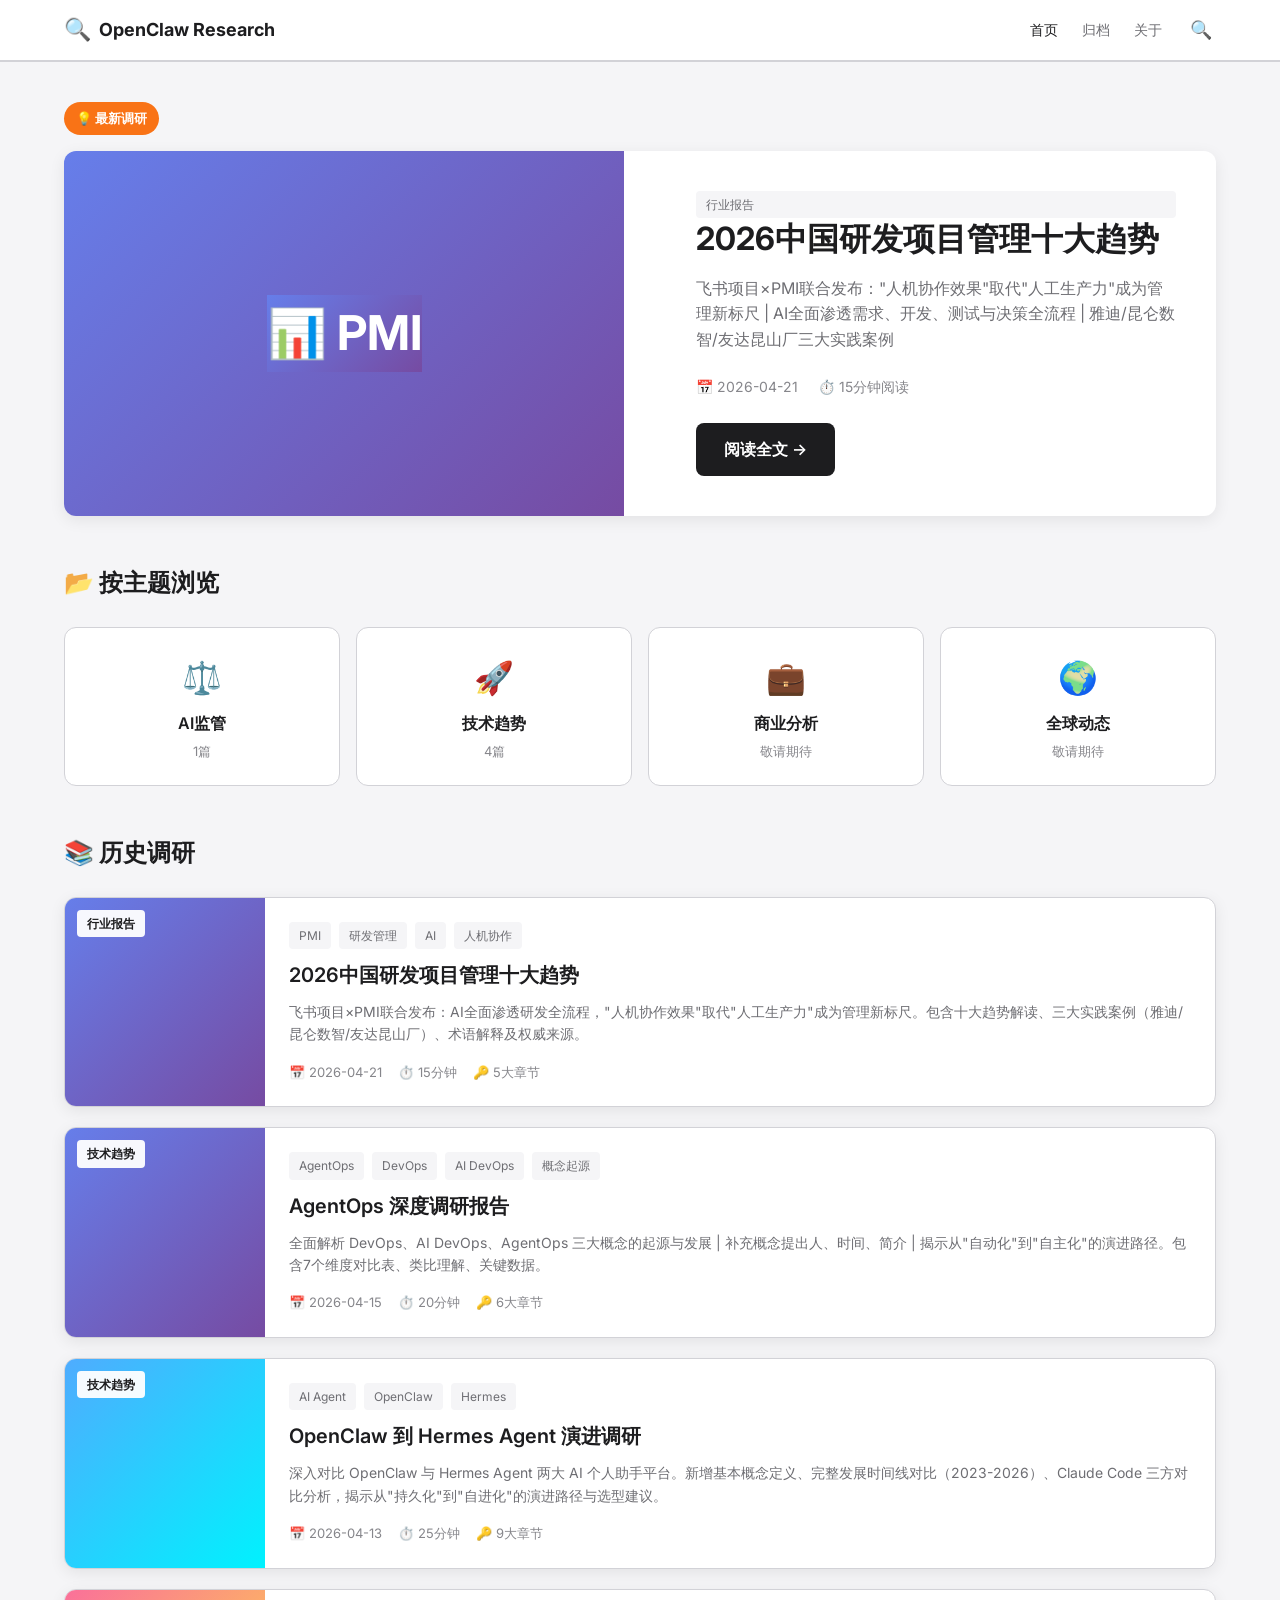
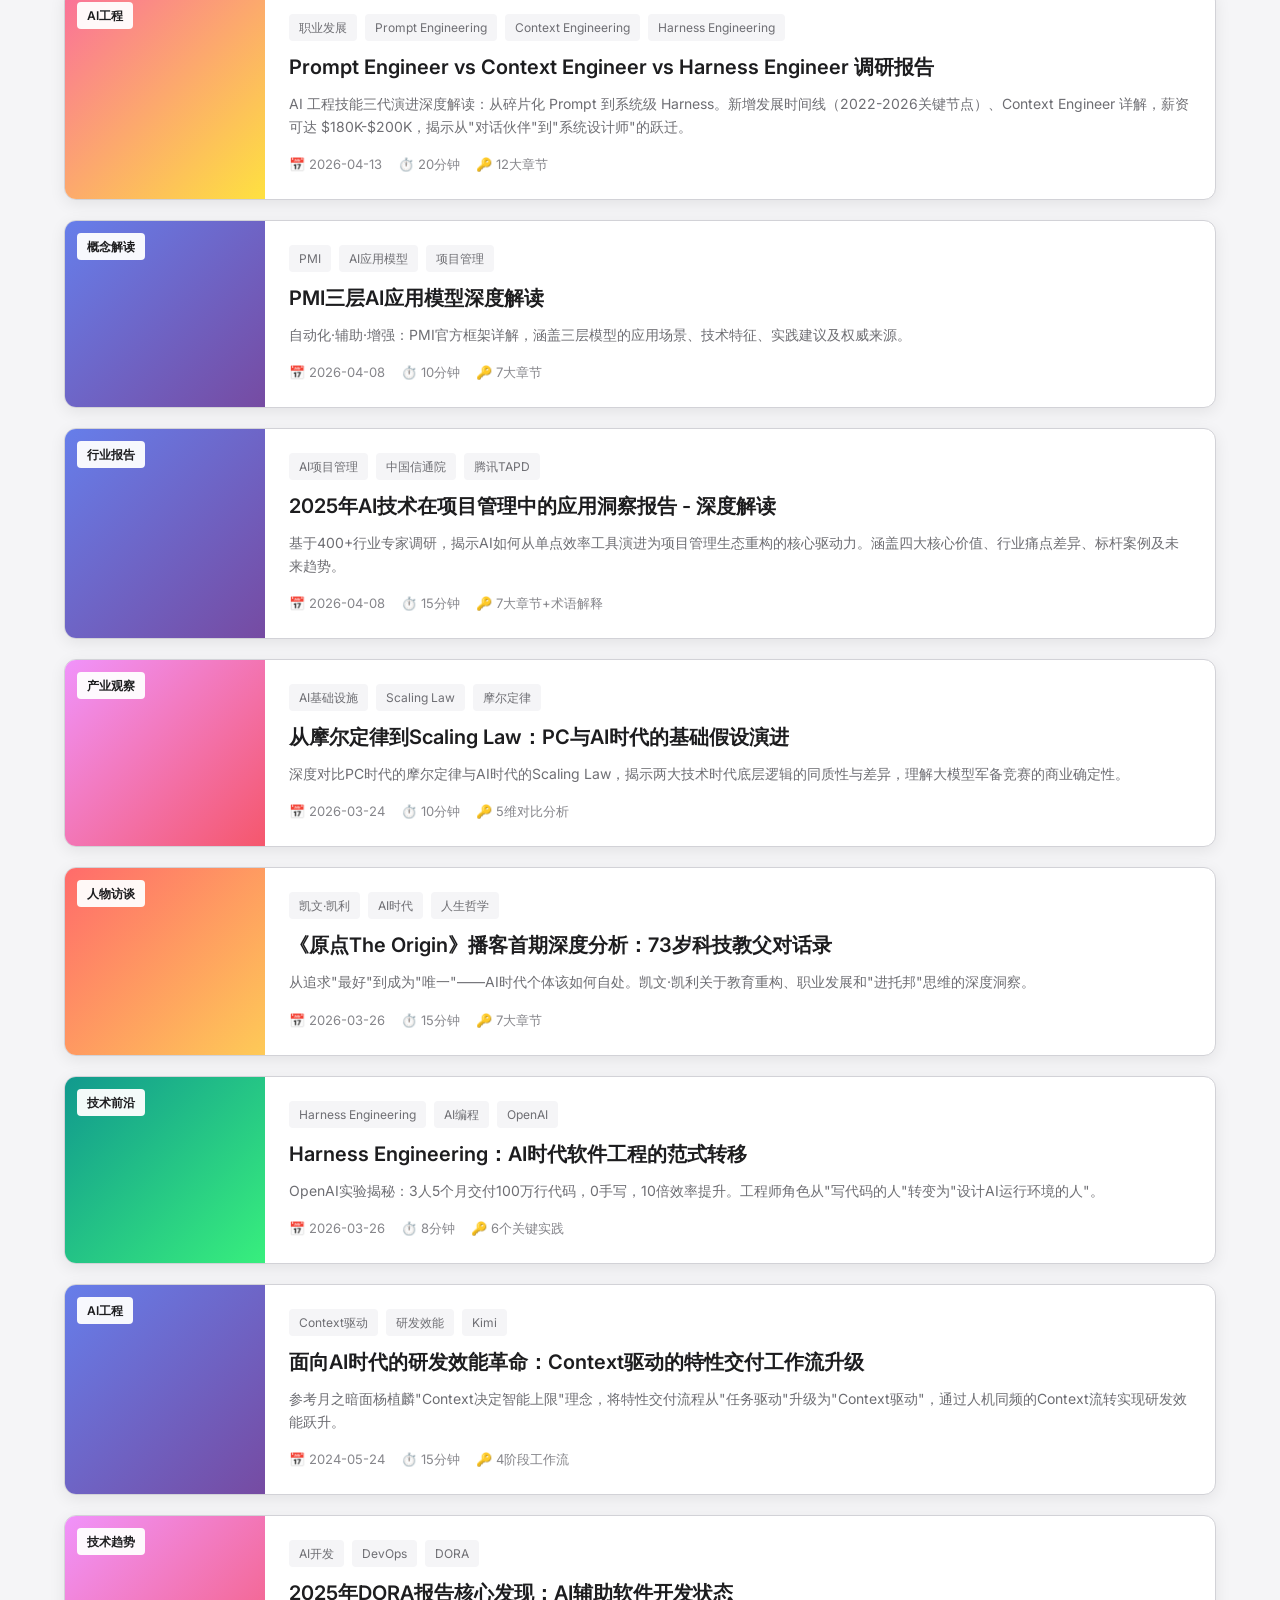
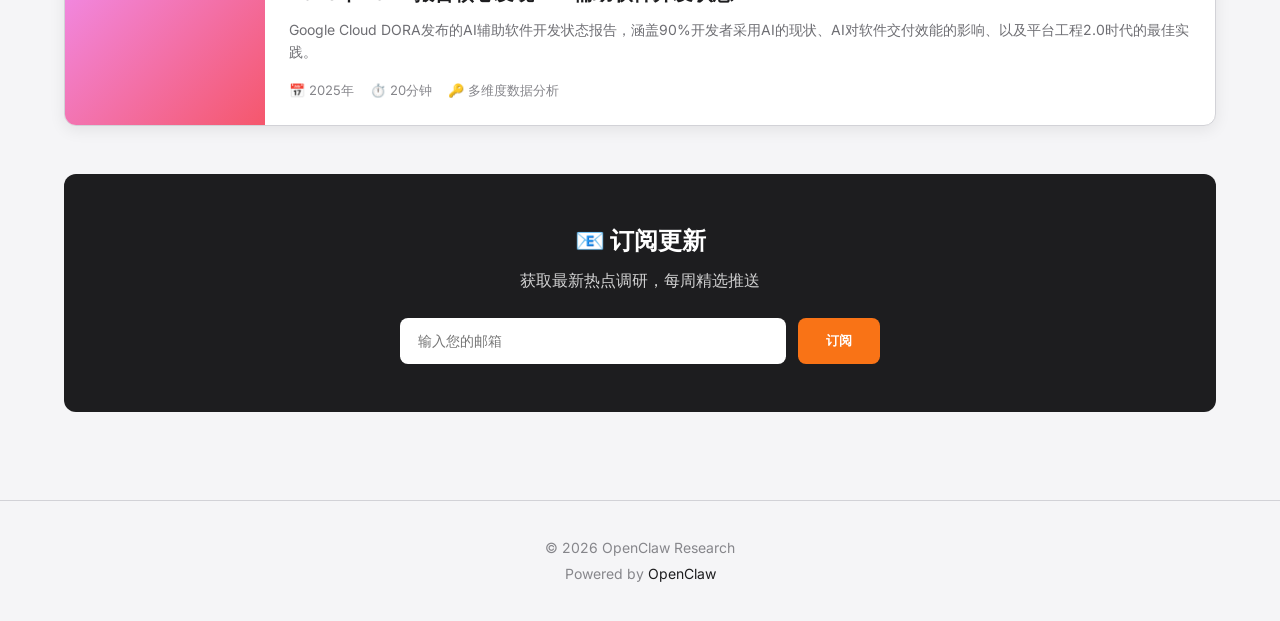
<file: index.html>
<!DOCTYPE html>
<html lang="zh-CN">
<head>
    <meta charset="UTF-8">
    <meta name="viewport" content="width=device-width, initial-scale=1.0">
    <title>OpenClaw Research - 热点调研</title>
    <link rel="stylesheet" href="assets/css/style.css">
    <link href="https://fonts.googleapis.com/css2?family=Inter:wght@400;500;600;700&display=swap" rel="stylesheet">
</head>
<body>
    <!-- 顶部导航 -->
    <header class="header">
        <div class="header-container">
            <a href="index.html" class="logo">
                <span class="logo-icon">🔍</span>
                <span class="logo-text">OpenClaw Research</span>
            </a>
            <nav class="nav">
                <a href="index.html" class="nav-link active">首页</a>
                <a href="archive.html" class="nav-link">归档</a>
                <a href="about.html" class="nav-link">关于</a>
                <button class="search-btn" onclick="toggleSearch()">🔍</button>
            </nav>
        </div>
    </header>

    <!-- 搜索框 -->
    <div class="search-bar" id="searchBar">
        <div class="search-container">
            <input type="text" placeholder="搜索调研文章..." id="searchInput">
            <button onclick="search()">搜索</button>
        </div>
    </div>

    <!-- 主要内容 -->
    <main class="main">
        <!-- Hero区：最新调研 -->
        <section class="hero">
            <div class="hero-badge">💡 最新调研</div>
            <div class="hero-card">
                <div class="hero-image">
                    <div class="hero-placeholder" style="background: linear-gradient(135deg, #667eea 0%, #764ba2 100%);">📊 PMI</div>
                </div>
                <div class="hero-content">
                    <span class="tag">行业报告</span>
                    <h1 class="hero-title">2026中国研发项目管理十大趋势</h1>
                    <p class="hero-subtitle">飞书项目×PMI联合发布："人机协作效果"取代"人工生产力"成为管理新标尺 | AI全面渗透需求、开发、测试与决策全流程 | 雅迪/昆仑数智/友达昆山厂三大实践案例</p>
                    <div class="hero-meta">
                        <span>📅 2026-04-21</span>
                        <span>⏱️ 15分钟阅读</span>
                    </div>
                    <a href="articles/RD_PM_Trends_2026_v1.0_202604211802.html" class="hero-btn">阅读全文 →</a>
                </div>
            </div>
        </section>

        <!-- 主题分类 -->
        <section class="topics">
            <h2 class="section-title">📂 按主题浏览</h2>
            <div class="topic-grid">
                <a href="#" class="topic-card ai-regulation">
                    <span class="topic-icon">⚖️</span>
                    <span class="topic-name">AI监管</span>
                    <span class="topic-count">1篇</span>
                </a>
                <a href="#" class="topic-card tech-trends">
                    <span class="topic-icon">🚀</span>
                    <span class="topic-name">技术趋势</span>
                    <span class="topic-count">4篇</span>
                </a>
                <a href="#" class="topic-card business">
                    <span class="topic-icon">💼</span>
                    <span class="topic-name">商业分析</span>
                    <span class="topic-count">敬请期待</span>
                </a>
                <a href="#" class="topic-card global">
                    <span class="topic-icon">🌍</span>
                    <span class="topic-name">全球动态</span>
                    <span class="topic-count">敬请期待</span>
                </a>
            </div>
        </section>

        <!-- 历史调研 -->
        <section class="articles">
            <h2 class="section-title">📚 历史调研</h2>
            <div class="article-list">
                <article class="article-card">
                    <div class="article-cover" style="background: linear-gradient(135deg, #667eea 0%, #764ba2 100%);">
                        <span class="cover-tag">行业报告</span>
                    </div>
                    <div class="article-info">
                        <div class="article-tags">
                            <span class="tag">PMI</span>
                            <span class="tag">研发管理</span>
                            <span class="tag">AI</span>
                            <span class="tag">人机协作</span>
                        </div>
                        <h3 class="article-title">
                            <a href="articles/RD_PM_Trends_2026_v1.0_202604211802.html">2026中国研发项目管理十大趋势</a>
                        </h3>
                        <p class="article-summary">飞书项目×PMI联合发布：AI全面渗透研发全流程，"人机协作效果"取代"人工生产力"成为管理新标尺。包含十大趋势解读、三大实践案例（雅迪/昆仑数智/友达昆山厂）、术语解释及权威来源。</p>
                        <div class="article-meta">
                            <span>📅 2026-04-21</span>
                            <span>⏱️ 15分钟</span>
                            <span>🔑 5大章节</span>
                        </div>
                    </div>
                </article>

                <article class="article-card">
                    <div class="article-cover" style="background: linear-gradient(135deg, #667eea 0%, #764ba2 100%);">
                        <span class="cover-tag">技术趋势</span>
                    </div>
                    <div class="article-info">
                        <div class="article-tags">
                            <span class="tag">AgentOps</span>
                            <span class="tag">DevOps</span>
                            <span class="tag">AI DevOps</span>
                            <span class="tag">概念起源</span>
                        </div>
                        <h3 class="article-title">
                            <a href="articles/AgentOps_Deep_Research_Report_v1.2_202604151230.html">AgentOps 深度调研报告</a>
                        </h3>
                        <p class="article-summary">全面解析 DevOps、AI DevOps、AgentOps 三大概念的起源与发展 | 补充概念提出人、时间、简介 | 揭示从"自动化"到"自主化"的演进路径。包含7个维度对比表、类比理解、关键数据。</p>
                        <div class="article-meta">
                            <span>📅 2026-04-15</span>
                            <span>⏱️ 20分钟</span>
                            <span>🔑 6大章节</span>
                        </div>
                    </div>
                </article>

                <article class="article-card">
                    <div class="article-cover" style="background: linear-gradient(135deg, #4facfe 0%, #00f2fe 100%);">
                        <span class="cover-tag">技术趋势</span>
                    </div>
                    <div class="article-info">
                        <div class="article-tags">
                            <span class="tag">AI Agent</span>
                            <span class="tag">OpenClaw</span>
                            <span class="tag">Hermes</span>
                        </div>
                        <h3 class="article-title">
                            <a href="articles/OpenClaw_Hermes_Agent_Evolution_Research_v1.0_202604131225.html">OpenClaw 到 Hermes Agent 演进调研</a>
                        </h3>
                        <p class="article-summary">深入对比 OpenClaw 与 Hermes Agent 两大 AI 个人助手平台。新增基本概念定义、完整发展时间线对比（2023-2026）、Claude Code 三方对比分析，揭示从"持久化"到"自进化"的演进路径与选型建议。</p>
                        <div class="article-meta">
                            <span>📅 2026-04-13</span>
                            <span>⏱️ 25分钟</span>
                            <span>🔑 9大章节</span>
                        </div>
                    </div>
                </article>

                <article class="article-card">
                    <div class="article-cover" style="background: linear-gradient(135deg, #fa709a 0%, #fee140 100%);">
                        <span class="cover-tag">AI工程</span>
                    </div>
                    <div class="article-info">
                        <div class="article-tags">
                            <span class="tag">职业发展</span>
                            <span class="tag">Prompt Engineering</span>
                            <span class="tag">Context Engineering</span>
                            <span class="tag">Harness Engineering</span>
                        </div>
                        <h3 class="article-title">
                            <a href="articles/Prompt_Engineer_vs_Harness_Engineer_Research_v1.0_202604131225.html">Prompt Engineer vs Context Engineer vs Harness Engineer 调研报告</a>
                        </h3>
                        <p class="article-summary">AI 工程技能三代演进深度解读：从碎片化 Prompt 到系统级 Harness。新增发展时间线（2022-2026关键节点）、Context Engineer 详解，薪资可达 $180K-$200K，揭示从"对话伙伴"到"系统设计师"的跃迁。</p>
                        <div class="article-meta">
                            <span>📅 2026-04-13</span>
                            <span>⏱️ 20分钟</span>
                            <span>🔑 12大章节</span>
                        </div>
                    </div>
                </article>

                <article class="article-card">
                    <div class="article-cover" style="background: linear-gradient(135deg, #667eea 0%, #764ba2 100%);">
                        <span class="cover-tag">概念解读</span>
                    </div>
                    <div class="article-info">
                        <div class="article-tags">
                            <span class="tag">PMI</span>
                            <span class="tag">AI应用模型</span>
                            <span class="tag">项目管理</span>
                        </div>
                        <h3 class="article-title">
                            <a href="articles/PMI_Three_Layer_AI_Model_Interpretation_v1.0_202604081400.html">PMI三层AI应用模型深度解读</a>
                        </h3>
                        <p class="article-summary">自动化·辅助·增强：PMI官方框架详解，涵盖三层模型的应用场景、技术特征、实践建议及权威来源。</p>
                        <div class="article-meta">
                            <span>📅 2026-04-08</span>
                            <span>⏱️ 10分钟</span>
                            <span>🔑 7大章节</span>
                        </div>
                    </div>
                </article>

                <article class="article-card">
                    <div class="article-cover" style="background: linear-gradient(135deg, #667eea 0%, #764ba2 100%);">
                        <span class="cover-tag">行业报告</span>
                    </div>
                    <div class="article-info">
                        <div class="article-tags">
                            <span class="tag">AI项目管理</span>
                            <span class="tag">中国信通院</span>
                            <span class="tag">腾讯TAPD</span>
                        </div>
                        <h3 class="article-title">
                            <a href="articles/AI_Project_Management_Report_Analysis_v1.0_202604080926.html">2025年AI技术在项目管理中的应用洞察报告 - 深度解读</a>
                        </h3>
                        <p class="article-summary">基于400+行业专家调研，揭示AI如何从单点效率工具演进为项目管理生态重构的核心驱动力。涵盖四大核心价值、行业痛点差异、标杆案例及未来趋势。</p>
                        <div class="article-meta">
                            <span>📅 2026-04-08</span>
                            <span>⏱️ 15分钟</span>
                            <span>🔑 7大章节+术语解释</span>
                        </div>
                    </div>
                </article>

                <article class="article-card">
                    <div class="article-cover" style="background: linear-gradient(135deg, #f093fb 0%, #f5576c 100%);">
                        <span class="cover-tag">产业观察</span>
                    </div>
                    <div class="article-info">
                        <div class="article-tags">
                            <span class="tag">AI基础设施</span>
                            <span class="tag">Scaling Law</span>
                            <span class="tag">摩尔定律</span>
                        </div>
                        <h3 class="article-title">
                            <a href="articles/moores-law-to-scaling-law-20260324.html">从摩尔定律到Scaling Law：PC与AI时代的基础假设演进</a>
                        </h3>
                        <p class="article-summary">深度对比PC时代的摩尔定律与AI时代的Scaling Law，揭示两大技术时代底层逻辑的同质性与差异，理解大模型军备竞赛的商业确定性。</p>
                        <div class="article-meta">
                            <span>📅 2026-03-24</span>
                            <span>⏱️ 10分钟</span>
                            <span>🔑 5维对比分析</span>
                        </div>
                    </div>
                </article>

                <article class="article-card">
                    <div class="article-cover" style="background: linear-gradient(135deg, #ff6b6b 0%, #feca57 100%);">
                        <span class="cover-tag">人物访谈</span>
                    </div>
                    <div class="article-info">
                        <div class="article-tags">
                            <span class="tag">凯文·凯利</span>
                            <span class="tag">AI时代</span>
                            <span class="tag">人生哲学</span>
                        </div>
                        <h3 class="article-title">
                            <a href="articles/the-origin-kk-interview-20260326.html">《原点The Origin》播客首期深度分析：73岁科技教父对话录</a>
                        </h3>
                        <p class="article-summary">从追求"最好"到成为"唯一"——AI时代个体该如何自处。凯文·凯利关于教育重构、职业发展和"进托邦"思维的深度洞察。</p>
                        <div class="article-meta">
                            <span>📅 2026-03-26</span>
                            <span>⏱️ 15分钟</span>
                            <span>🔑 7大章节</span>
                        </div>
                    </div>
                </article>

                <article class="article-card">
                    <div class="article-cover" style="background: linear-gradient(135deg, #11998e 0%, #38ef7d 100%);">
                        <span class="cover-tag">技术前沿</span>
                    </div>
                    <div class="article-info">
                        <div class="article-tags">
                            <span class="tag">Harness Engineering</span>
                            <span class="tag">AI编程</span>
                            <span class="tag">OpenAI</span>
                        </div>
                        <h3 class="article-title">
                            <a href="articles/harness-engineering-20260326.html">Harness Engineering：AI时代软件工程的范式转移</a>
                        </h3>
                        <p class="article-summary">OpenAI实验揭秘：3人5个月交付100万行代码，0手写，10倍效率提升。工程师角色从"写代码的人"转变为"设计AI运行环境的人"。</p>
                        <div class="article-meta">
                            <span>📅 2026-03-26</span>
                            <span>⏱️ 8分钟</span>
                            <span>🔑 6个关键实践</span>
                        </div>
                    </div>
                </article>

                <article class="article-card">
                    <div class="article-cover" style="background: linear-gradient(135deg, #667eea 0%, #764ba2 100%);">
                        <span class="cover-tag">AI工程</span>
                    </div>
                    <div class="article-info">
                        <div class="article-tags">
                            <span class="tag">Context驱动</span>
                            <span class="tag">研发效能</span>
                            <span class="tag">Kimi</span>
                        </div>
                        <h3 class="article-title">
                            <a href="articles/context-driven-dev-workflow-20240524.html">面向AI时代的研发效能革命：Context驱动的特性交付工作流升级</a>
                        </h3>
                        <p class="article-summary">参考月之暗面杨植麟"Context决定智能上限"理念，将特性交付流程从"任务驱动"升级为"Context驱动"，通过人机同频的Context流转实现研发效能跃升。</p>
                        <div class="article-meta">
                            <span>📅 2024-05-24</span>
                            <span>⏱️ 15分钟</span>
                            <span>🔑 4阶段工作流</span>
                        </div>
                    </div>
                </article>
                
                <article class="article-card">
                    <div class="article-cover dora-cover">
                        <span class="cover-tag">技术趋势</span>
                    </div>
                    <div class="article-info">
                        <div class="article-tags">
                            <span class="tag">AI开发</span>
                            <span class="tag">DevOps</span>
                            <span class="tag">DORA</span>
                        </div>
                        <h3 class="article-title">
                            <a href="articles/dora-report-2025.html">2025年DORA报告核心发现：AI辅助软件开发状态</a>
                        </h3>
                        <p class="article-summary">Google Cloud DORA发布的AI辅助软件开发状态报告，涵盖90%开发者采用AI的现状、AI对软件交付效能的影响、以及平台工程2.0时代的最佳实践。</p>
                        <div class="article-meta">
                            <span>📅 2025年</span>
                            <span>⏱️ 20分钟</span>
                            <span>🔑 多维度数据分析</span>
                        </div>
                    </div>
                </article>
            </div>
        </section>

        <!-- 订阅区 -->
        <section class="subscribe">
            <div class="subscribe-box">
                <h3>📧 订阅更新</h3>
                <p>获取最新热点调研，每周精选推送</p>
                <form class="subscribe-form" onsubmit="event.preventDefault(); alert('订阅功能即将上线');">
                    <input type="email" placeholder="输入您的邮箱" required>
                    <button type="submit">订阅</button>
                </form>
            </div>
        </section>
    </main>

    <!-- 页脚 -->
    <footer class="footer">
        <div class="footer-content">
            <p>© 2026 OpenClaw Research</p>
            <p>Powered by <a href="https://openclaw.ai" target="_blank">OpenClaw</a></p>
        </div>
    </footer>

    <script>
        function toggleSearch() {
            const searchBar = document.getElementById('searchBar');
            searchBar.classList.toggle('active');
            if (searchBar.classList.contains('active')) {
                document.getElementById('searchInput').focus();
            }
        }

        function search() {
            const query = document.getElementById('searchInput').value;
            if (query) {
                alert('搜索功能开发中，敬请期待');
            }
        }
    </script>
</body>
</html>
</file>
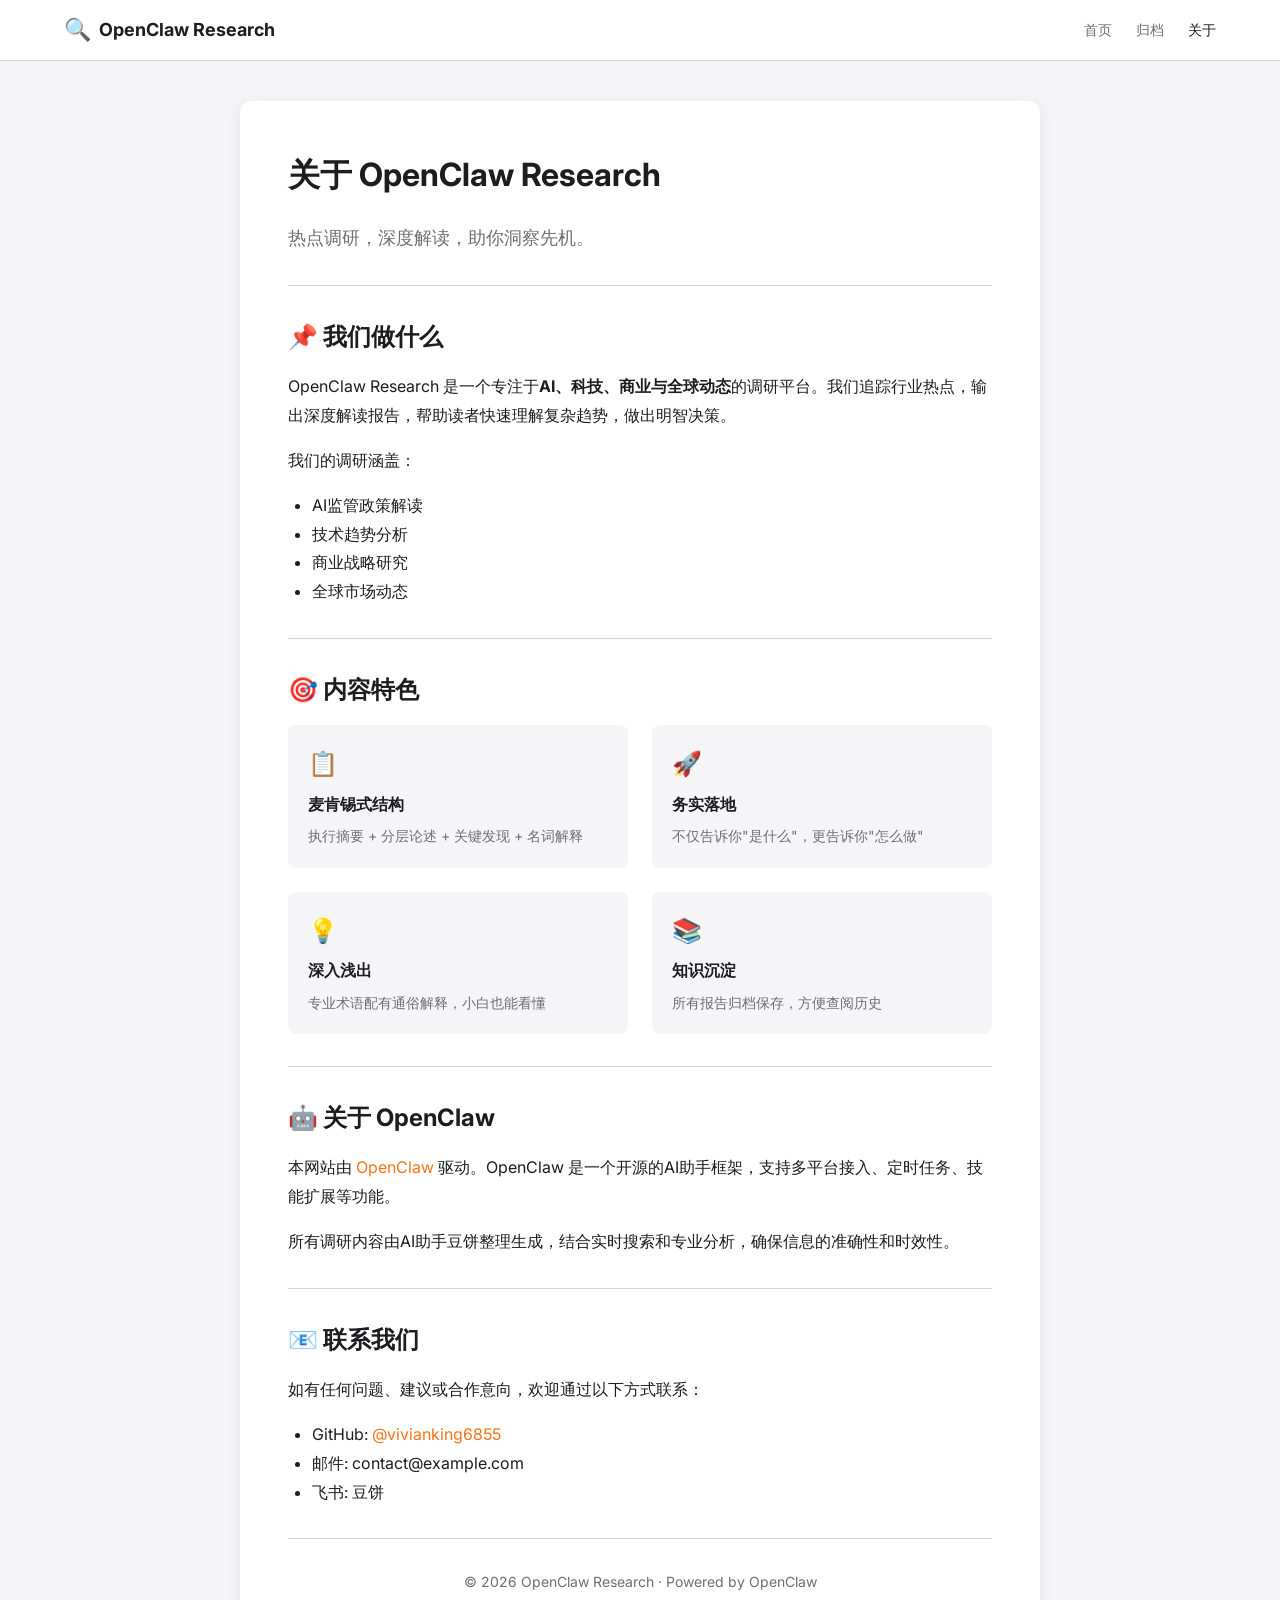
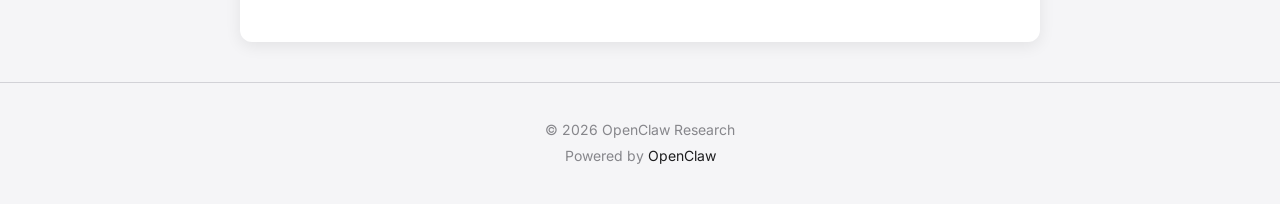
<file: about.html>
<!DOCTYPE html>
<html lang="zh-CN">
<head>
    <meta charset="UTF-8">
    <meta name="viewport" content="width=device-width, initial-scale=1.0">
    <title>关于 | OpenClaw Research</title>
    <link rel="stylesheet" href="assets/css/style.css">
    <link href="https://fonts.googleapis.com/css2?family=Inter:wght@400;500;600;700&display=swap" rel="stylesheet">
</head>
<body>
    <header class="header">
        <div class="header-container">
            <a href="index.html" class="logo">
                <span class="logo-icon">🔍</span>
                <span class="logo-text">OpenClaw Research</span>
            </a>
            <nav class="nav">
                <a href="index.html" class="nav-link">首页</a>
                <a href="archive.html" class="nav-link">归档</a>
                <a href="about.html" class="nav-link active">关于</a>
            </nav>
        </div>
    </header>

    <main class="main">
        <div style="max-width: 800px; margin: 0 auto;">
            <div style="background: white; padding: 48px; border-radius: 12px; box-shadow: 0 4px 16px rgba(0,0,0,0.08);">
                <h1 style="font-size: 32px; margin-bottom: 24px;">关于 OpenClaw Research</h1>
                
                <p style="font-size: 18px; color: #6e6e73; margin-bottom: 32px;">热点调研，深度解读，助你洞察先机。</p>

                <hr style="border: none; border-top: 1px solid #d2d2d7; margin: 32px 0;">

                <h2 style="font-size: 24px; margin-bottom: 16px;">📌 我们做什么</h2>
                
                <p style="line-height: 1.8; margin-bottom: 16px;">OpenClaw Research 是一个专注于<strong>AI、科技、商业与全球动态</strong>的调研平台。我们追踪行业热点，输出深度解读报告，帮助读者快速理解复杂趋势，做出明智决策。</p>

                <p style="line-height: 1.8; margin-bottom: 16px;">我们的调研涵盖：</p>
                
                <ul style="line-height: 1.8; margin-bottom: 24px; padding-left: 24px;">
                    <li>AI监管政策解读</li>
                    <li>技术趋势分析</li>
                    <li>商业战略研究</li>
                    <li>全球市场动态</li>
                </ul>

                <hr style="border: none; border-top: 1px solid #d2d2d7; margin: 32px 0;">

                <h2 style="font-size: 24px; margin-bottom: 16px;">🎯 内容特色</h2>

                <div style="display: grid; grid-template-columns: repeat(2, 1fr); gap: 24px; margin-bottom: 24px;">
                    <div style="padding: 20px; background: #f5f5f7; border-radius: 8px;">
                        <div style="font-size: 24px; margin-bottom: 8px;">📋</div>
                        <div style="font-weight: 600; margin-bottom: 8px;">麦肯锡式结构</div>
                        <div style="font-size: 14px; color: #6e6e73;">执行摘要 + 分层论述 + 关键发现 + 名词解释</div>
                    </div>
                    
                    <div style="padding: 20px; background: #f5f5f7; border-radius: 8px;">
                        <div style="font-size: 24px; margin-bottom: 8px;">🚀</div>
                        <div style="font-weight: 600; margin-bottom: 8px;">务实落地</div>
                        <div style="font-size: 14px; color: #6e6e73;">不仅告诉你"是什么"，更告诉你"怎么做"</div>
                    </div>
                    
                    <div style="padding: 20px; background: #f5f5f7; border-radius: 8px;">
                        <div style="font-size: 24px; margin-bottom: 8px;">💡</div>
                        <div style="font-weight: 600; margin-bottom: 8px;">深入浅出</div>
                        <div style="font-size: 14px; color: #6e6e73;">专业术语配有通俗解释，小白也能看懂</div>
                    </div>
                    
                    <div style="padding: 20px; background: #f5f5f7; border-radius: 8px;">
                        <div style="font-size: 24px; margin-bottom: 8px;">📚</div>
                        <div style="font-weight: 600; margin-bottom: 8px;">知识沉淀</div>
                        <div style="font-size: 14px; color: #6e6e73;">所有报告归档保存，方便查阅历史</div>
                    </div>
                </div>

                <hr style="border: none; border-top: 1px solid #d2d2d7; margin: 32px 0;">

                <h2 style="font-size: 24px; margin-bottom: 16px;">🤖 关于 OpenClaw</h2>
                
                <p style="line-height: 1.8; margin-bottom: 16px;">本网站由 <a href="https://openclaw.ai" target="_blank" style="color: #f97316; text-decoration: none;">OpenClaw</a> 驱动。OpenClaw 是一个开源的AI助手框架，支持多平台接入、定时任务、技能扩展等功能。</p>

                <p style="line-height: 1.8; margin-bottom: 16px;">所有调研内容由AI助手豆饼整理生成，结合实时搜索和专业分析，确保信息的准确性和时效性。</p>

                <hr style="border: none; border-top: 1px solid #d2d2d7; margin: 32px 0;">

                <h2 style="font-size: 24px; margin-bottom: 16px;">📧 联系我们</h2>
                
                <p style="line-height: 1.8; margin-bottom: 16px;">如有任何问题、建议或合作意向，欢迎通过以下方式联系：</p>

                <ul style="line-height: 1.8; padding-left: 24px;">
                    <li>GitHub: <a href="#" style="color: #f97316; text-decoration: none;">@vivianking6855</a></li>
                    <li>邮件: contact@example.com</li>
                    <li>飞书: 豆饼</li>
                </ul>

                <hr style="border: none; border-top: 1px solid #d2d2d7; margin: 32px 0;">

                <p style="color: #6e6e73; font-size: 14px; text-align: center; margin-top: 32px;">© 2026 OpenClaw Research · Powered by OpenClaw</p>
            </div>
        </div>
    </main>

    <footer class="footer">
        <div class="footer-content">
            <p>© 2026 OpenClaw Research</p>
            <p>Powered by <a href="https://openclaw.ai" target="_blank">OpenClaw</a></p>
        </div>
    </footer>
</body>
</html>
</file>
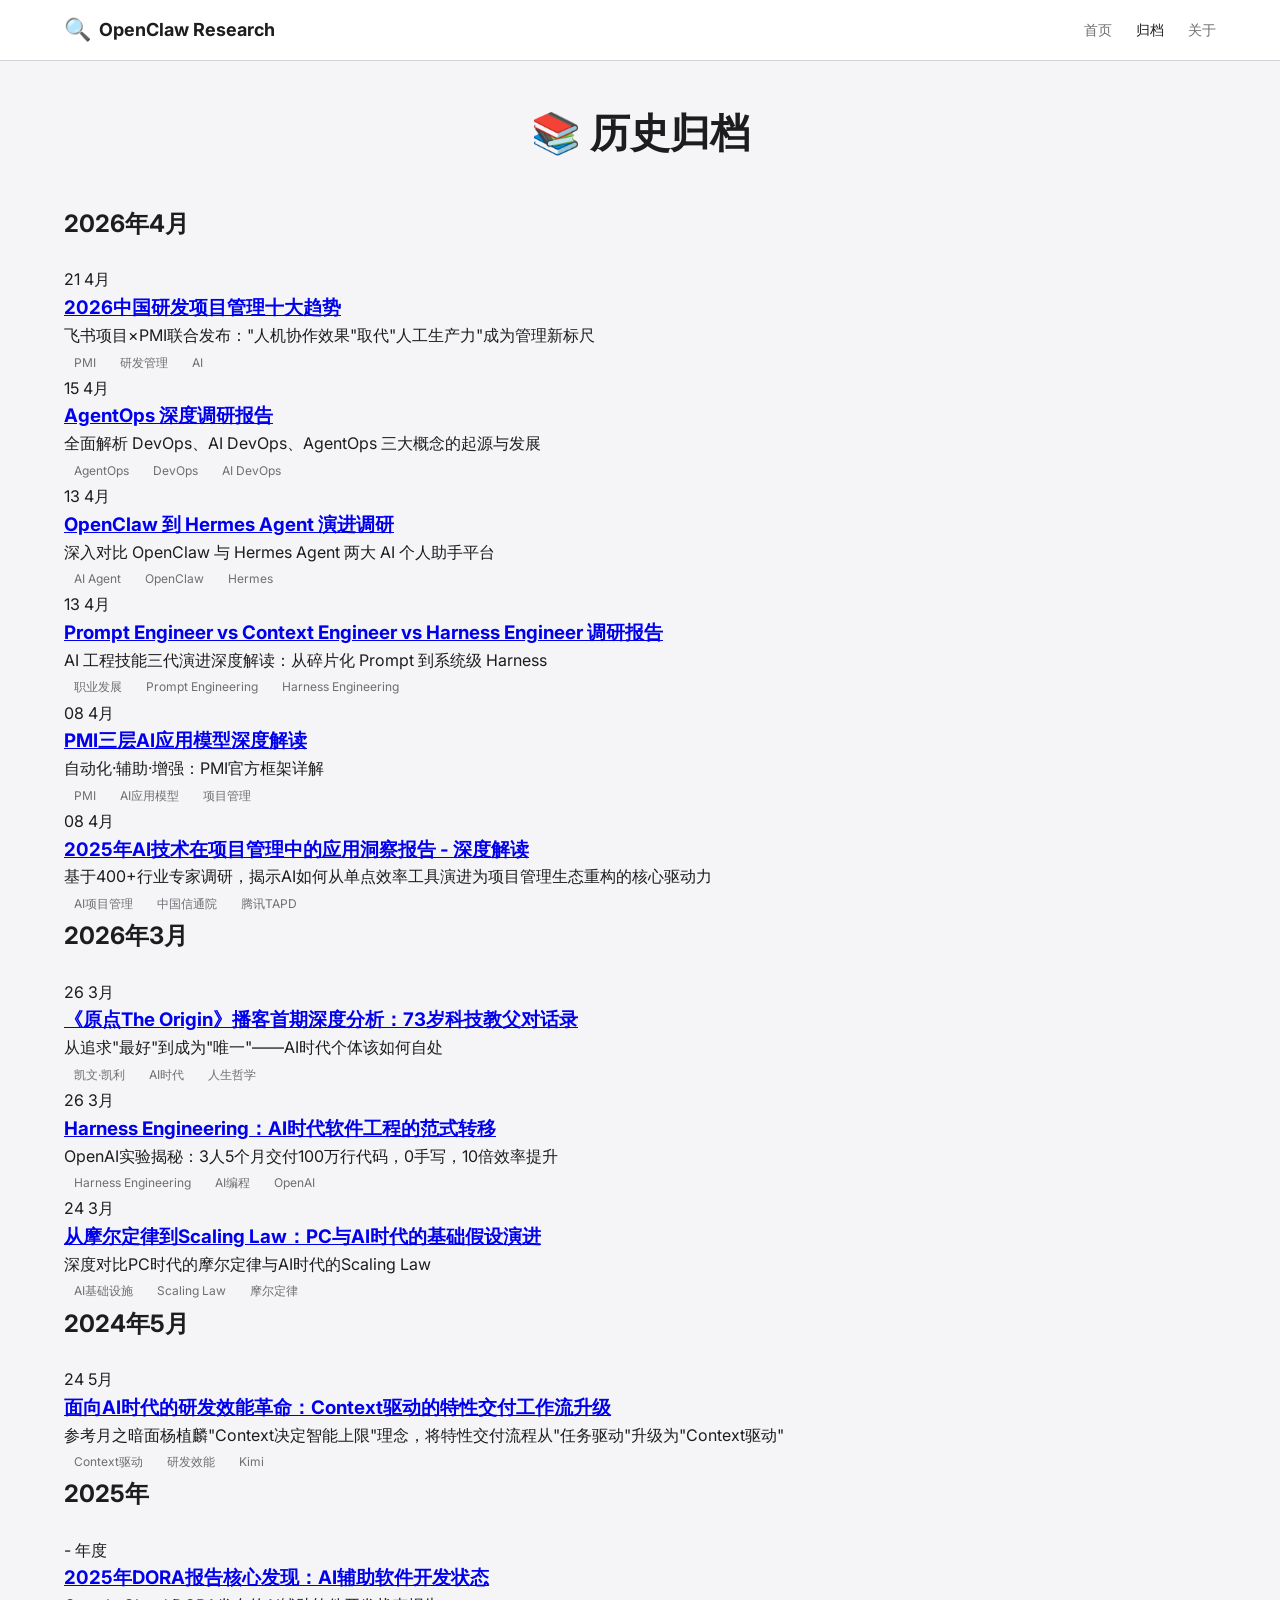
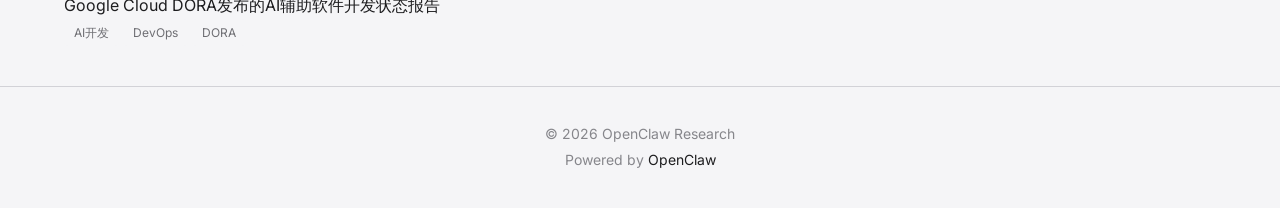
<file: archive.html>
<!DOCTYPE html>
<html lang="zh-CN">
<head>
    <meta charset="UTF-8">
    <meta name="viewport" content="width=device-width, initial-scale=1.0">
    <title>归档 | OpenClaw Research</title>
    <link rel="stylesheet" href="assets/css/style.css">
    <link href="https://fonts.googleapis.com/css2?family=Inter:wght@400;500;600;700&display=swap" rel="stylesheet">
</head>
<body>
    <header class="header">
        <div class="header-container">
            <a href="index.html" class="logo">
                <span class="logo-icon">🔍</span>
                <span class="logo-text">OpenClaw Research</span>
            </a>
            <nav class="nav">
                <a href="index.html" class="nav-link">首页</a>
                <a href="archive.html" class="nav-link active">归档</a>
                <a href="about.html" class="nav-link">关于</a>
            </nav>
        </div>
    </header>

    <main class="main">
        <div class="container">
            <h1 style="font-size: 2.5em; margin-bottom: 40px; text-align: center;">📚 历史归档</h1>

            <!-- 2026年4月 -->
            <div class="archive-month">
                <h2 style="font-size: 1.5em; margin-bottom: 24px; color: var(--primary);">2026年4月</h2>
                <div class="archive-list">
                    <div class="archive-item">
                        <div class="archive-date">
                            <span class="archive-day">21</span>
                            <span class="archive-month-small">4月</span>
                        </div>
                        <div class="archive-content">
                            <h3><a href="articles/RD_PM_Trends_2026_v1.0_202604211802.html">2026中国研发项目管理十大趋势</a></h3>
                            <p>飞书项目×PMI联合发布："人机协作效果"取代"人工生产力"成为管理新标尺</p>
                            <div class="archive-tags">
                                <span class="tag">PMI</span>
                                <span class="tag">研发管理</span>
                                <span class="tag">AI</span>
                            </div>
                        </div>
                    </div>

                    <div class="archive-item">
                        <div class="archive-date">
                            <span class="archive-day">15</span>
                            <span class="archive-month-small">4月</span>
                        </div>
                        <div class="archive-content">
                            <h3><a href="articles/AgentOps_Deep_Research_Report_v1.2_202604151230.html">AgentOps 深度调研报告</a></h3>
                            <p>全面解析 DevOps、AI DevOps、AgentOps 三大概念的起源与发展</p>
                            <div class="archive-tags">
                                <span class="tag">AgentOps</span>
                                <span class="tag">DevOps</span>
                                <span class="tag">AI DevOps</span>
                            </div>
                        </div>
                    </div>

                    <div class="archive-item">
                        <div class="archive-date">
                            <span class="archive-day">13</span>
                            <span class="archive-month-small">4月</span>
                        </div>
                        <div class="archive-content">
                            <h3><a href="articles/OpenClaw_Hermes_Agent_Evolution_Research_v1.0_202604131225.html">OpenClaw 到 Hermes Agent 演进调研</a></h3>
                            <p>深入对比 OpenClaw 与 Hermes Agent 两大 AI 个人助手平台</p>
                            <div class="archive-tags">
                                <span class="tag">AI Agent</span>
                                <span class="tag">OpenClaw</span>
                                <span class="tag">Hermes</span>
                            </div>
                        </div>
                    </div>

                    <div class="archive-item">
                        <div class="archive-date">
                            <span class="archive-day">13</span>
                            <span class="archive-month-small">4月</span>
                        </div>
                        <div class="archive-content">
                            <h3><a href="articles/Prompt_Engineer_vs_Harness_Engineer_Research_v1.0_202604131225.html">Prompt Engineer vs Context Engineer vs Harness Engineer 调研报告</a></h3>
                            <p>AI 工程技能三代演进深度解读：从碎片化 Prompt 到系统级 Harness</p>
                            <div class="archive-tags">
                                <span class="tag">职业发展</span>
                                <span class="tag">Prompt Engineering</span>
                                <span class="tag">Harness Engineering</span>
                            </div>
                        </div>
                    </div>

                    <div class="archive-item">
                        <div class="archive-date">
                            <span class="archive-day">08</span>
                            <span class="archive-month-small">4月</span>
                        </div>
                        <div class="archive-content">
                            <h3><a href="articles/PMI_Three_Layer_AI_Model_Interpretation_v1.0_202604081400.html">PMI三层AI应用模型深度解读</a></h3>
                            <p>自动化·辅助·增强：PMI官方框架详解</p>
                            <div class="archive-tags">
                                <span class="tag">PMI</span>
                                <span class="tag">AI应用模型</span>
                                <span class="tag">项目管理</span>
                            </div>
                        </div>
                    </div>

                    <div class="archive-item">
                        <div class="archive-date">
                            <span class="archive-day">08</span>
                            <span class="archive-month-small">4月</span>
                        </div>
                        <div class="archive-content">
                            <h3><a href="articles/AI_Project_Management_Report_Analysis_v1.0_202604080926.html">2025年AI技术在项目管理中的应用洞察报告 - 深度解读</a></h3>
                            <p>基于400+行业专家调研，揭示AI如何从单点效率工具演进为项目管理生态重构的核心驱动力</p>
                            <div class="archive-tags">
                                <span class="tag">AI项目管理</span>
                                <span class="tag">中国信通院</span>
                                <span class="tag">腾讯TAPD</span>
                            </div>
                        </div>
                    </div>
                </div>
            </div>

            <!-- 2026年3月 -->
            <div class="archive-month">
                <h2 style="font-size: 1.5em; margin-bottom: 24px; color: var(--primary);">2026年3月</h2>
                <div class="archive-list">
                    <div class="archive-item">
                        <div class="archive-date">
                            <span class="archive-day">26</span>
                            <span class="archive-month-small">3月</span>
                        </div>
                        <div class="archive-content">
                            <h3><a href="articles/the-origin-kk-interview-20260326.html">《原点The Origin》播客首期深度分析：73岁科技教父对话录</a></h3>
                            <p>从追求"最好"到成为"唯一"——AI时代个体该如何自处</p>
                            <div class="archive-tags">
                                <span class="tag">凯文·凯利</span>
                                <span class="tag">AI时代</span>
                                <span class="tag">人生哲学</span>
                            </div>
                        </div>
                    </div>

                    <div class="archive-item">
                        <div class="archive-date">
                            <span class="archive-day">26</span>
                            <span class="archive-month-small">3月</span>
                        </div>
                        <div class="archive-content">
                            <h3><a href="articles/harness-engineering-20260326.html">Harness Engineering：AI时代软件工程的范式转移</a></h3>
                            <p>OpenAI实验揭秘：3人5个月交付100万行代码，0手写，10倍效率提升</p>
                            <div class="archive-tags">
                                <span class="tag">Harness Engineering</span>
                                <span class="tag">AI编程</span>
                                <span class="tag">OpenAI</span>
                            </div>
                        </div>
                    </div>

                    <div class="archive-item">
                        <div class="archive-date">
                            <span class="archive-day">24</span>
                            <span class="archive-month-small">3月</span>
                        </div>
                        <div class="archive-content">
                            <h3><a href="articles/moores-law-to-scaling-law-20260324.html">从摩尔定律到Scaling Law：PC与AI时代的基础假设演进</a></h3>
                            <p>深度对比PC时代的摩尔定律与AI时代的Scaling Law</p>
                            <div class="archive-tags">
                                <span class="tag">AI基础设施</span>
                                <span class="tag">Scaling Law</span>
                                <span class="tag">摩尔定律</span>
                            </div>
                        </div>
                    </div>
                </div>
            </div>

            <!-- 2024年5月 -->
            <div class="archive-month">
                <h2 style="font-size: 1.5em; margin-bottom: 24px; color: var(--primary);">2024年5月</h2>
                <div class="archive-list">
                    <div class="archive-item">
                        <div class="archive-date">
                            <span class="archive-day">24</span>
                            <span class="archive-month-small">5月</span>
                        </div>
                        <div class="archive-content">
                            <h3><a href="articles/context-driven-dev-workflow-20240524.html">面向AI时代的研发效能革命：Context驱动的特性交付工作流升级</a></h3>
                            <p>参考月之暗面杨植麟"Context决定智能上限"理念，将特性交付流程从"任务驱动"升级为"Context驱动"</p>
                            <div class="archive-tags">
                                <span class="tag">Context驱动</span>
                                <span class="tag">研发效能</span>
                                <span class="tag">Kimi</span>
                            </div>
                        </div>
                    </div>
                </div>
            </div>

            <!-- 2025年DORA报告 -->
            <div class="archive-month">
                <h2 style="font-size: 1.5em; margin-bottom: 24px; color: var(--primary);">2025年</h2>
                <div class="archive-list">
                    <div class="archive-item">
                        <div class="archive-date">
                            <span class="archive-day">-</span>
                            <span class="archive-month-small">年度</span>
                        </div>
                        <div class="archive-content">
                            <h3><a href="articles/dora-report-2025.html">2025年DORA报告核心发现：AI辅助软件开发状态</a></h3>
                            <p>Google Cloud DORA发布的AI辅助软件开发状态报告</p>
                            <div class="archive-tags">
                                <span class="tag">AI开发</span>
                                <span class="tag">DevOps</span>
                                <span class="tag">DORA</span>
                            </div>
                        </div>
                    </div>
                </div>
            </div>
        </div>
    </main>

    <footer class="footer">
        <div class="footer-content">
            <p>© 2026 OpenClaw Research</p>
            <p>Powered by <a href="https://openclaw.ai" target="_blank">OpenClaw</a></p>
        </div>
    </footer>
</body>
</html>
</file>
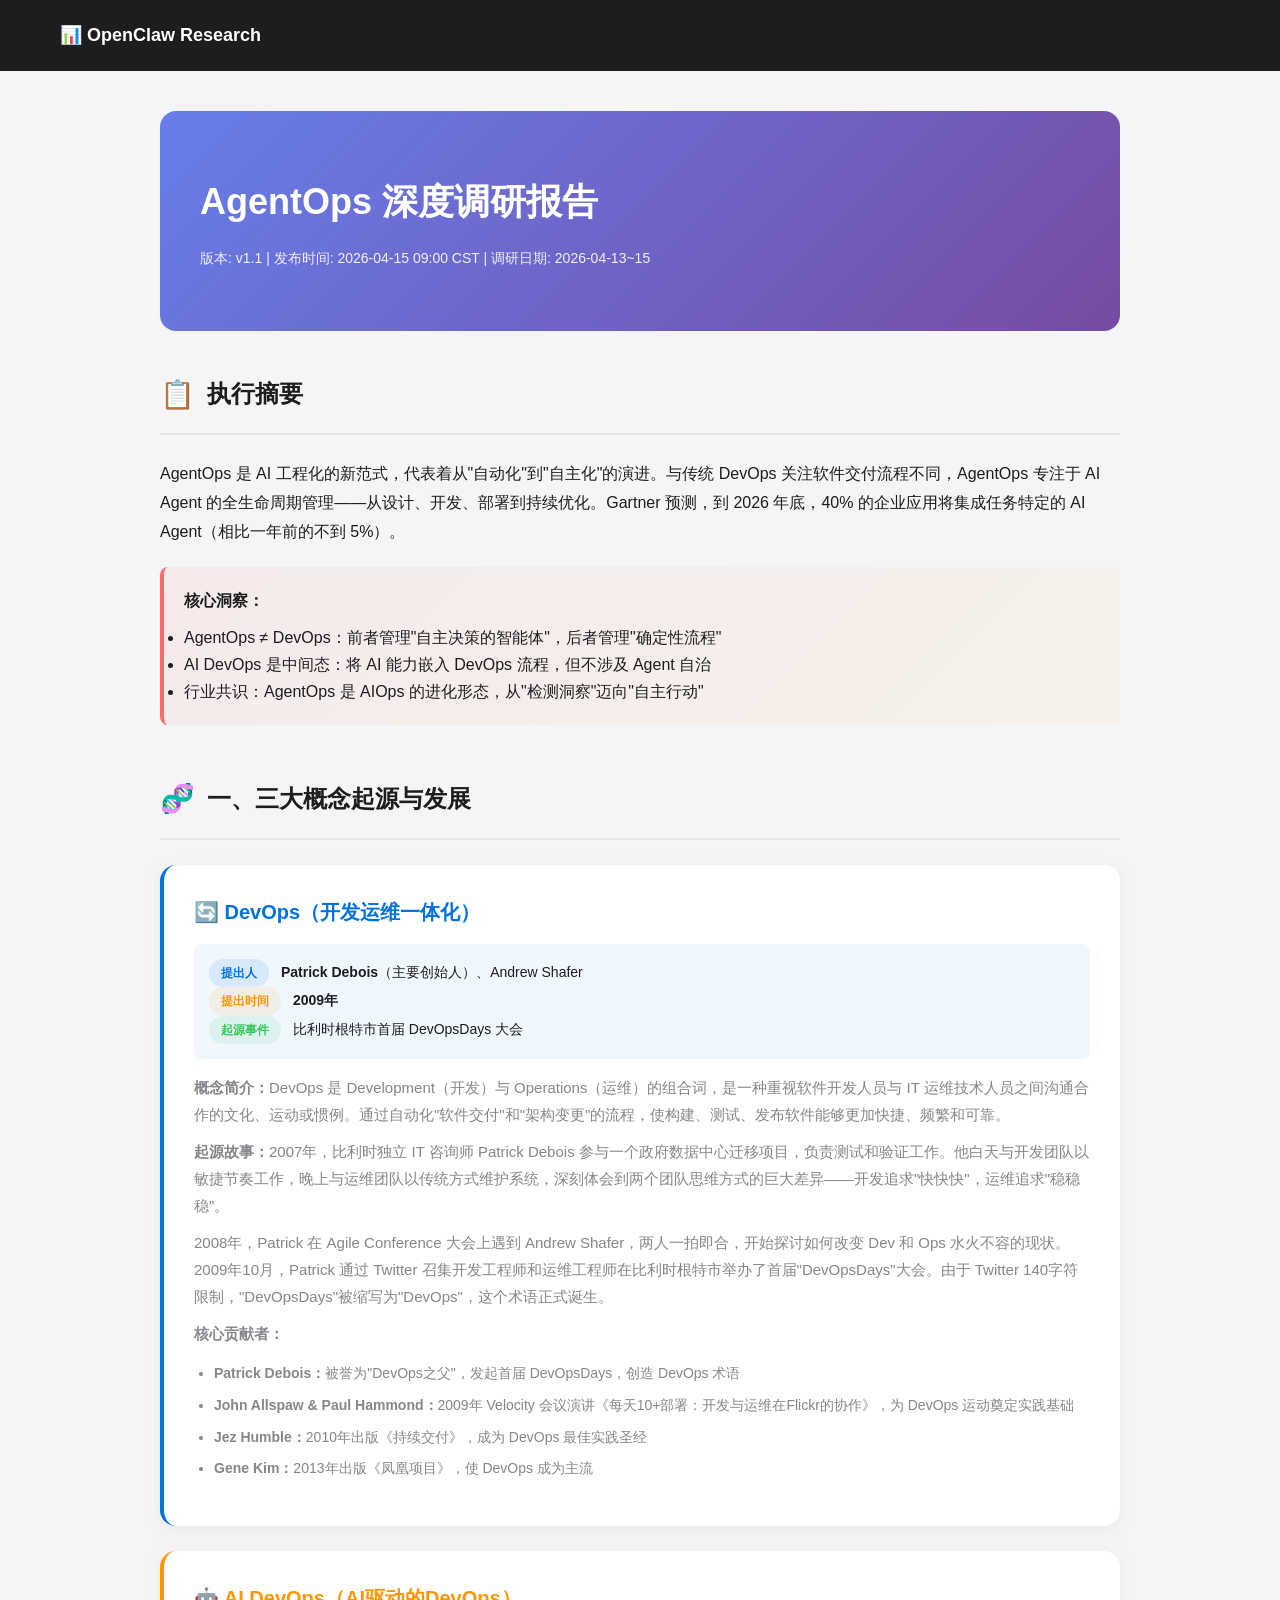
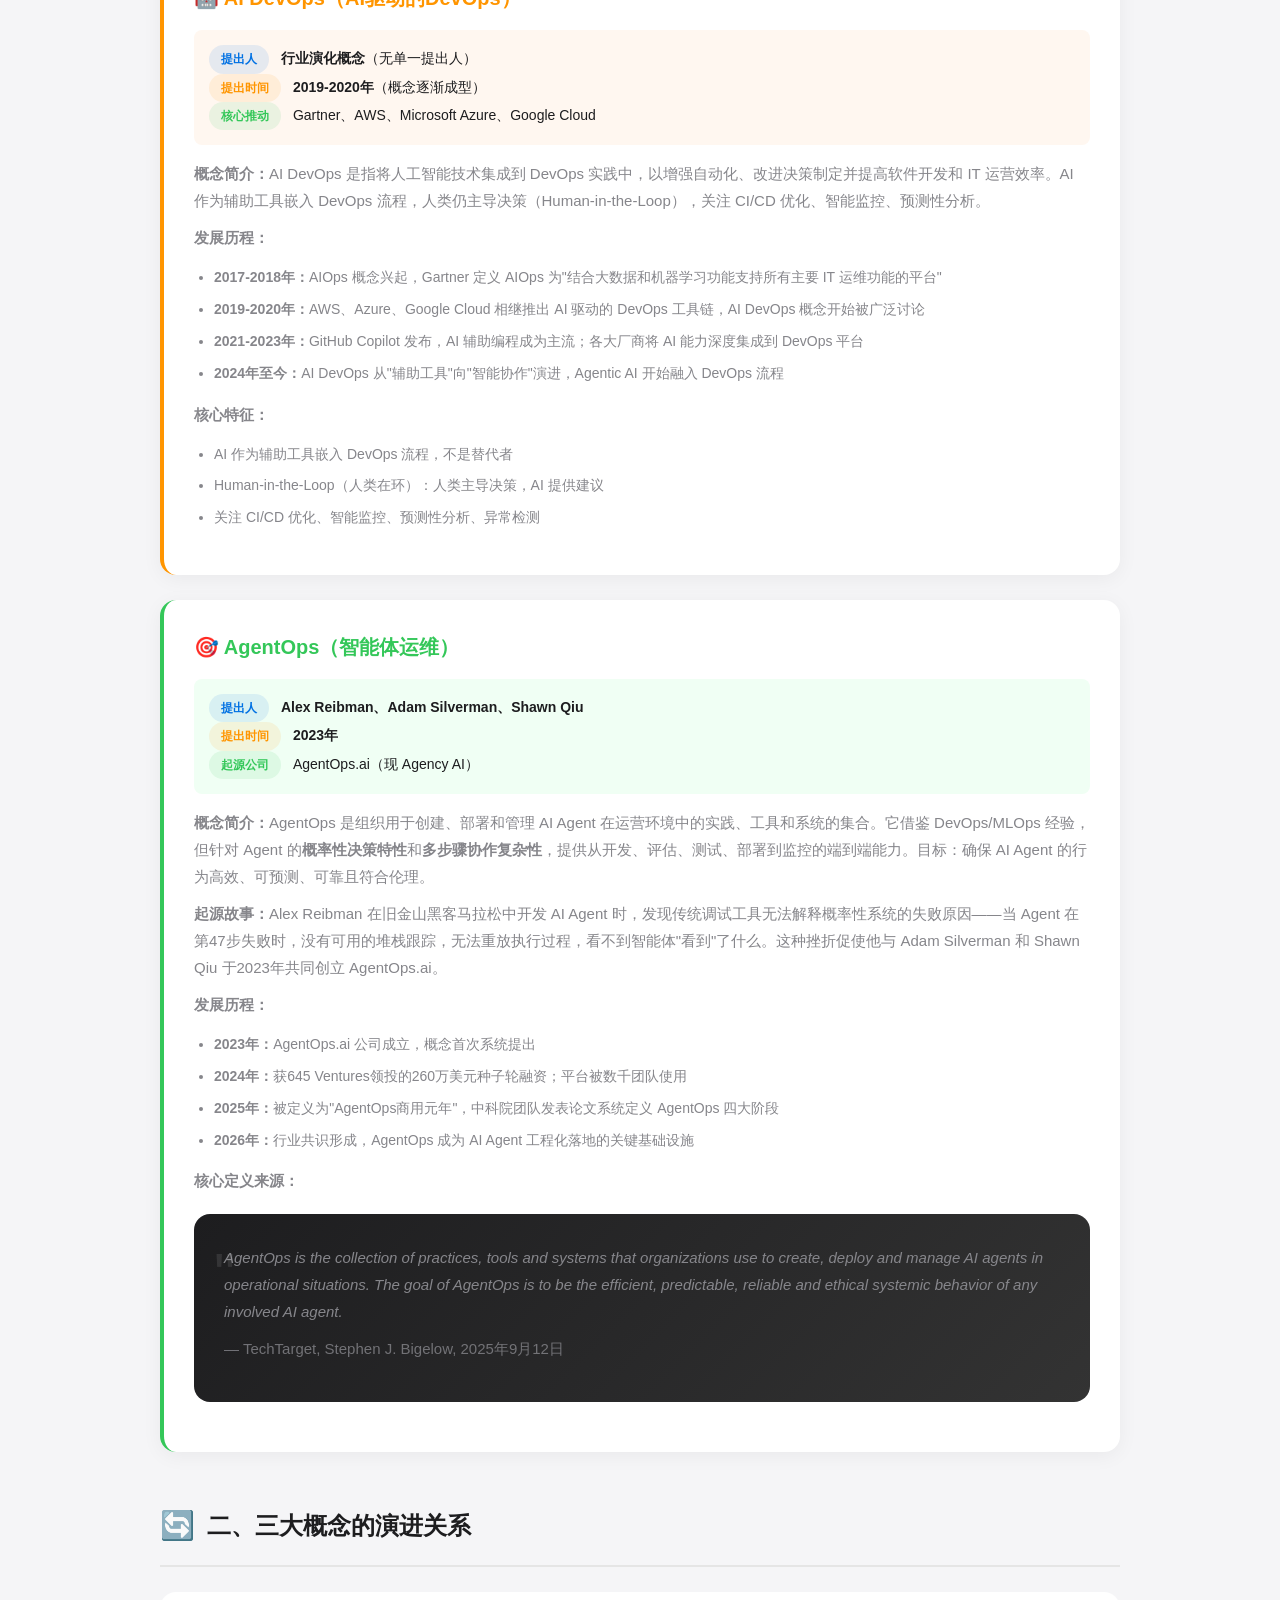
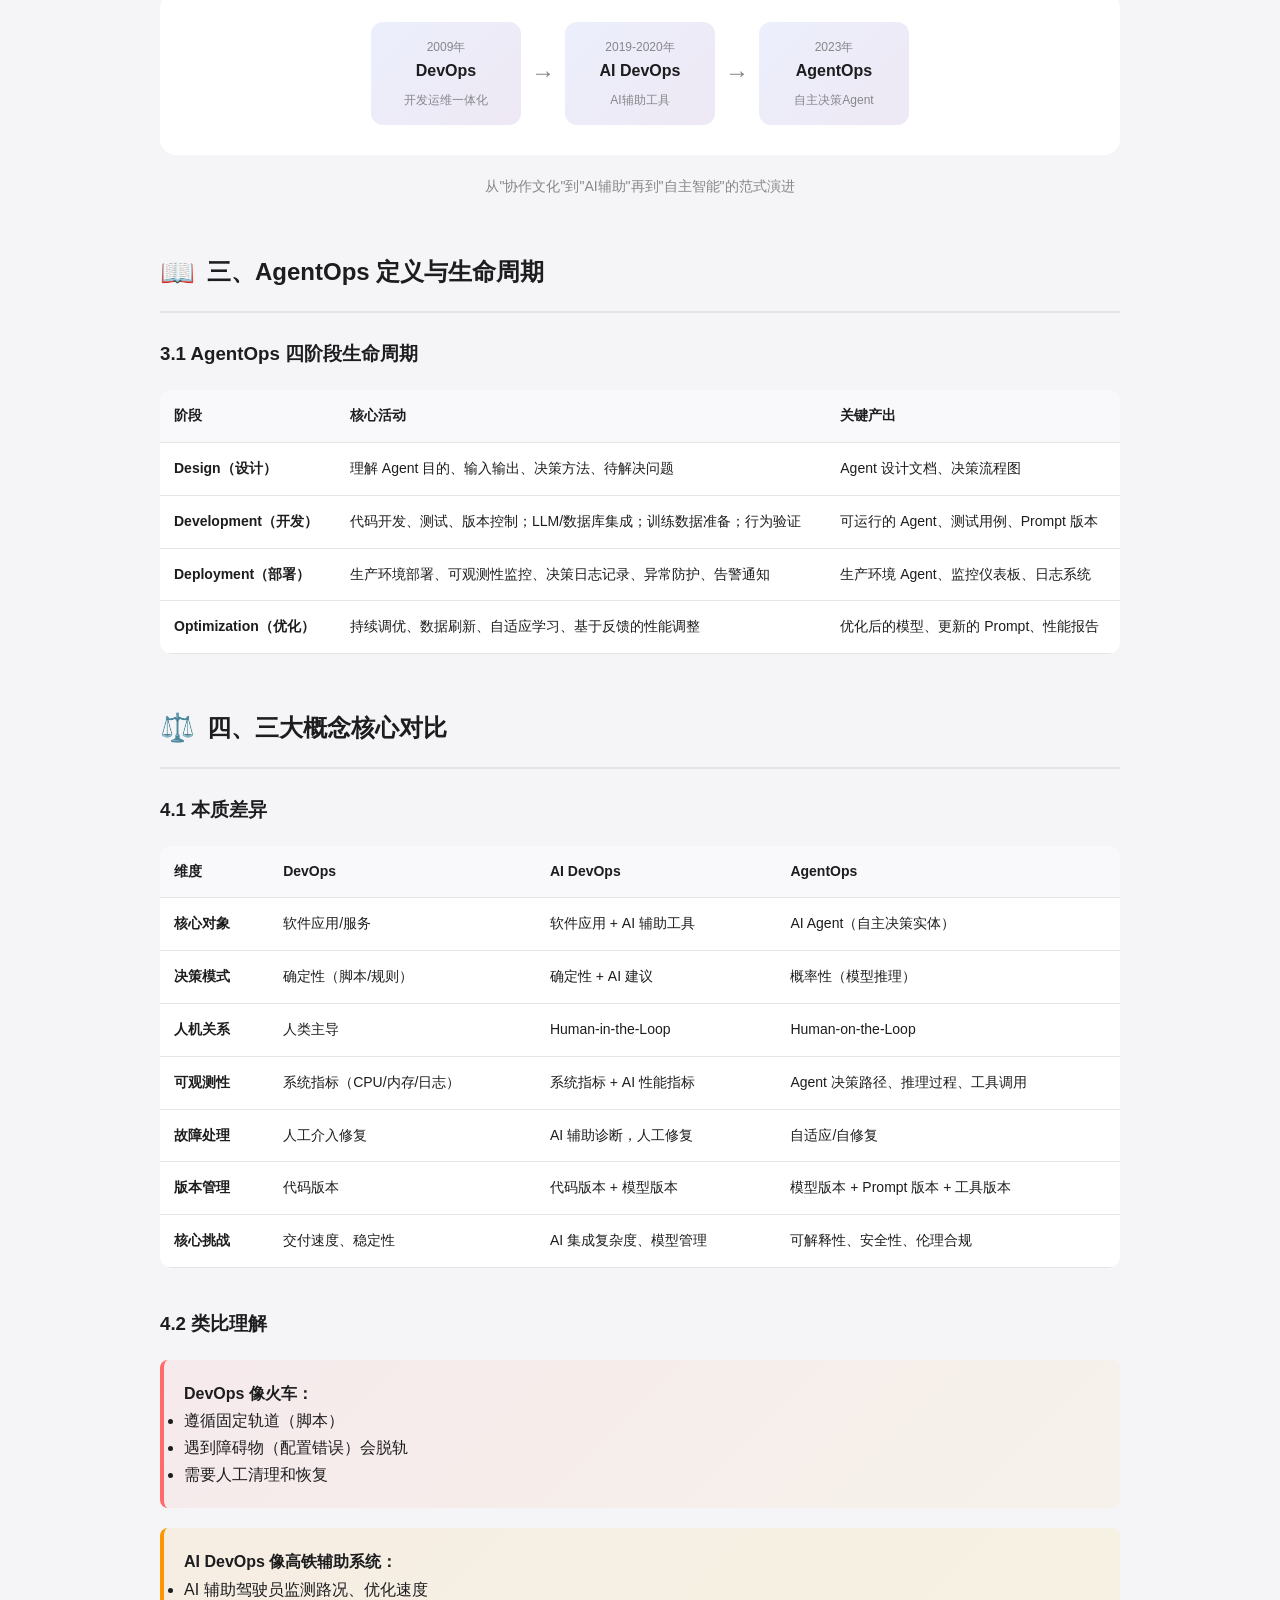
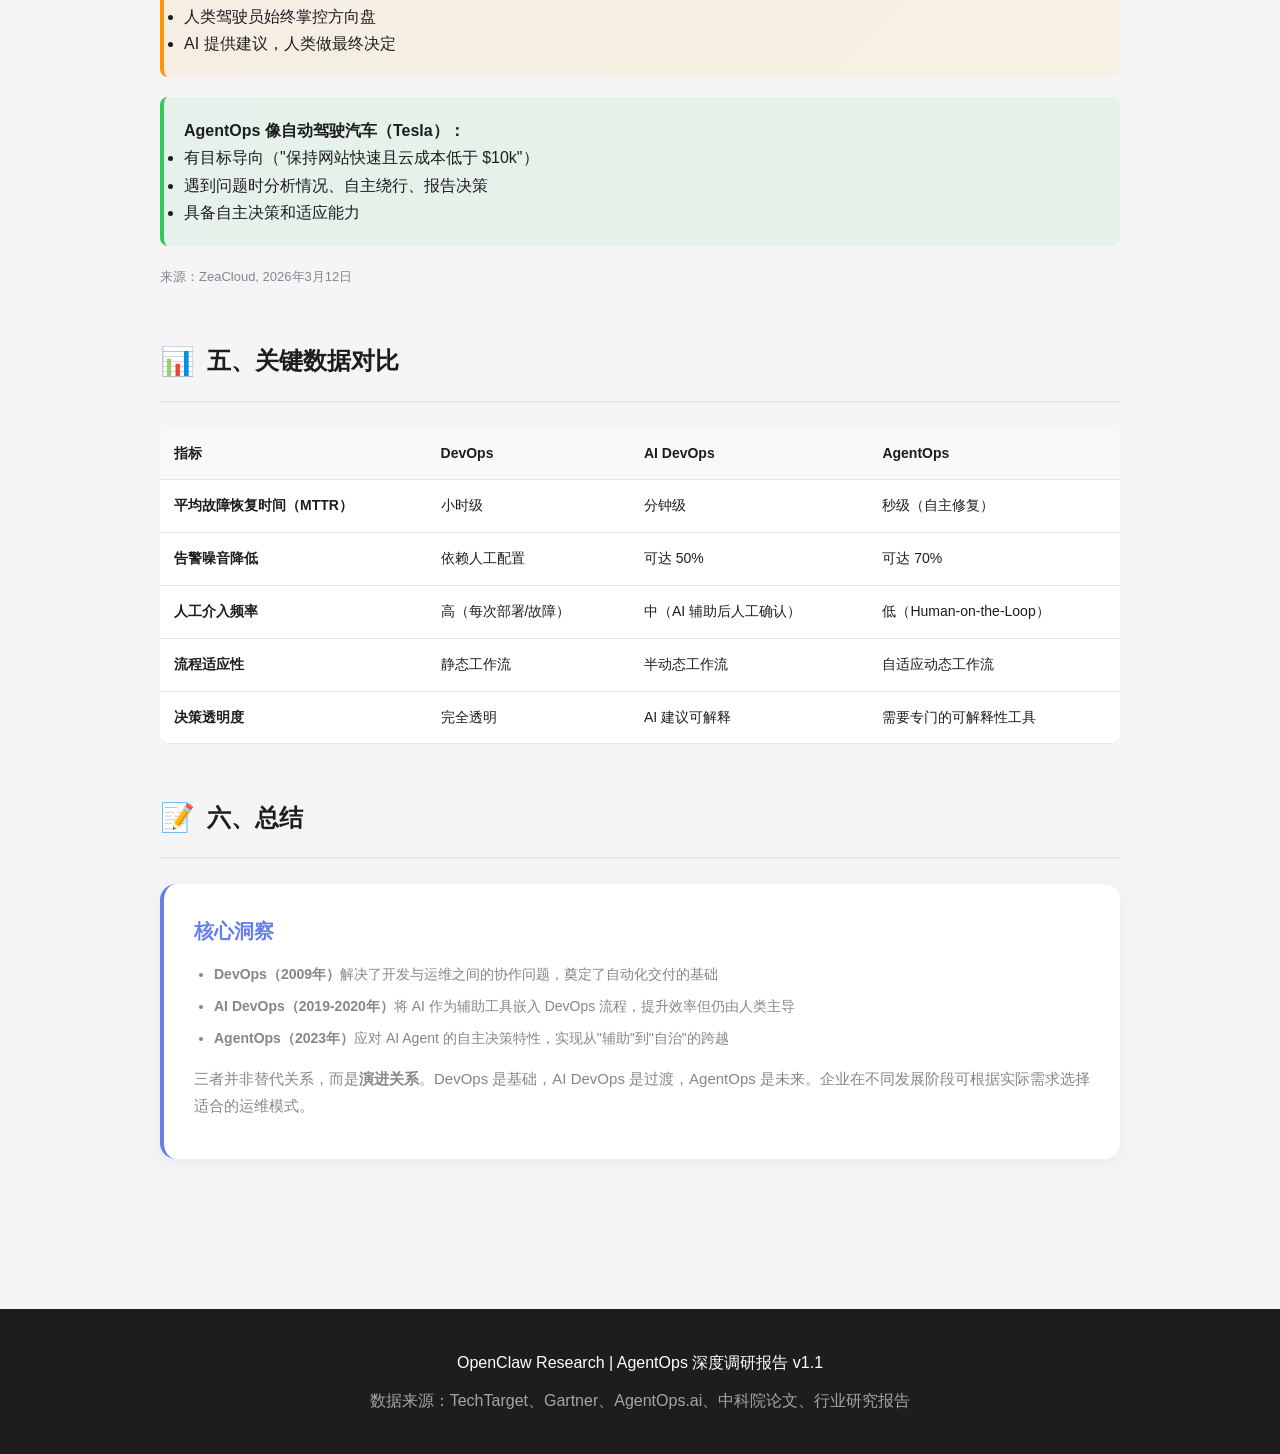
<file: articles/AgentOps_Deep_Research_Report_v1.1_202604150900.html>
<!DOCTYPE html>
<html lang="zh-CN">
<head>
    <meta charset="UTF-8">
    <meta name="viewport" content="width=device-width, initial-scale=1.0">
    <title>AgentOps 深度调研报告 | OpenClaw Research</title>
    <style>
        :root {
            --primary: #1d1d1f;
            --secondary: #86868b;
            --accent: #0071e3;
            --bg: #f5f5f7;
            --card-bg: #ffffff;
            --border: #e5e5e5;
        }
        * { margin: 0; padding: 0; box-sizing: border-box; }
        body {
            font-family: -apple-system, BlinkMacSystemFont, "Segoe UI", Roboto, "Helvetica Neue", Arial, sans-serif;
            background: var(--bg);
            color: var(--primary);
            line-height: 1.7;
        }
        .header {
            background: var(--primary);
            color: #fff;
            padding: 20px 0;
            position: sticky;
            top: 0;
            z-index: 100;
        }
        .header-container {
            max-width: 1200px;
            margin: 0 auto;
            padding: 0 20px;
            display: flex;
            justify-content: space-between;
            align-items: center;
        }
        .logo { display: flex; align-items: center; gap: 10px; color: #fff; text-decoration: none; font-weight: 600; font-size: 18px; }
        .main { max-width: 1000px; margin: 0 auto; padding: 40px 20px; }
        .report-header {
            background: linear-gradient(135deg, #667eea 0%, #764ba2 100%);
            color: #fff;
            padding: 60px 40px;
            border-radius: 16px;
            margin-bottom: 40px;
        }
        .report-title { font-size: 36px; font-weight: 700; margin-bottom: 15px; }
        .report-meta { font-size: 14px; opacity: 0.9; }
        .section { margin-bottom: 50px; }
        .section-header {
            display: flex;
            align-items: center;
            gap: 12px;
            margin-bottom: 25px;
            padding-bottom: 15px;
            border-bottom: 2px solid var(--border);
        }
        .section-icon { font-size: 28px; }
        .section-title { font-size: 24px; font-weight: 700; }
        .concept-card {
            background: var(--card-bg);
            border-radius: 16px;
            padding: 30px;
            margin-bottom: 25px;
            box-shadow: 0 4px 20px rgba(0,0,0,0.05);
            border-left: 4px solid var(--accent);
        }
        .concept-card h3 { font-size: 20px; font-weight: 600; margin-bottom: 15px; color: var(--accent); }
        .concept-card .meta { 
            background: #f0f7ff; 
            padding: 15px; 
            border-radius: 8px; 
            margin-bottom: 15px;
            font-size: 14px;
        }
        .concept-card .meta strong { color: var(--primary); }
        .concept-card p { font-size: 15px; color: var(--secondary); line-height: 1.8; margin-bottom: 10px; }
        .concept-card ul { margin: 15px 0; padding-left: 20px; }
        .concept-card li { font-size: 14px; color: var(--secondary); margin-bottom: 8px; }
        .highlight-box {
            background: linear-gradient(135deg, #ff6b6b15 0%, #feca5715 100%);
            border-left: 4px solid #ff6b6b;
            padding: 20px;
            border-radius: 8px;
            margin: 20px 0;
        }
        table { width: 100%; border-collapse: collapse; font-size: 14px; background: var(--card-bg); border-radius: 12px; overflow: hidden; }
        th, td { padding: 14px; text-align: left; border-bottom: 1px solid var(--border); }
        th { font-weight: 600; color: var(--primary); background: #f9f9fb; }
        tr:hover { background: #f9f9fb; }
        .tag { display: inline-block; padding: 4px 12px; border-radius: 20px; font-size: 12px; font-weight: 600; margin-right: 8px; }
        .tag-blue { background: rgba(0,113,227,0.1); color: #0071e3; }
        .tag-orange { background: rgba(255,149,0,0.1); color: #ff9500; }
        .tag-green { background: rgba(52,199,89,0.1); color: #34c759; }
        .evolution-flow {
            display: flex;
            align-items: center;
            justify-content: center;
            flex-wrap: wrap;
            gap: 10px;
            padding: 30px;
            background: var(--card-bg);
            border-radius: 16px;
            margin: 20px 0;
        }
        .evolution-item {
            background: linear-gradient(135deg, #667eea20 0%, #764ba220 100%);
            padding: 15px 25px;
            border-radius: 12px;
            text-align: center;
            min-width: 150px;
        }
        .evolution-item .year { font-size: 12px; color: var(--secondary); }
        .evolution-item .name { font-size: 16px; font-weight: 600; }
        .arrow { font-size: 24px; color: var(--secondary); }
        .quote-card {
            background: linear-gradient(135deg, #1d1d1f 0%, #333 100%);
            color: #fff;
            padding: 30px;
            border-radius: 16px;
            position: relative;
            margin: 20px 0;
        }
        .quote-card::before {
            content: '"';
            font-size: 60px;
            color: rgba(255,255,255,0.1);
            position: absolute;
            top: 10px;
            left: 20px;
        }
        .quote-text { font-size: 16px; line-height: 1.6; font-style: italic; margin-bottom: 15px; }
        .quote-author { font-size: 14px; opacity: 0.8; }
        .footer {
            background: var(--primary);
            color: #fff;
            padding: 40px 20px;
            text-align: center;
            margin-top: 60px;
        }
    </style>
</head>
<body>
    <header class="header">
        <div class="header-container">
            <a href="index.html" class="logo">📊 OpenClaw Research</a>
        </div>
    </header>

    <main class="main">
        <div class="report-header">
            <h1 class="report-title">AgentOps 深度调研报告</h1>
            <div class="report-meta">
                版本: v1.1 | 发布时间: 2026-04-15 09:00 CST | 调研日期: 2026-04-13~15
            </div>
        </div>

        <!-- 执行摘要 -->
        <section class="section">
            <div class="section-header">
                <span class="section-icon">📋</span>
                <h2 class="section-title">执行摘要</h2>
            </div>
            <p style="font-size: 16px; line-height: 1.8; margin-bottom: 20px;">
                AgentOps 是 AI 工程化的新范式，代表着从"自动化"到"自主化"的演进。与传统 DevOps 关注软件交付流程不同，AgentOps 专注于 AI Agent 的全生命周期管理——从设计、开发、部署到持续优化。Gartner 预测，到 2026 年底，40% 的企业应用将集成任务特定的 AI Agent（相比一年前的不到 5%）。
            </p>
            <div class="highlight-box">
                <strong>核心洞察：</strong>
                <ul style="margin-top: 10px;">
                    <li>AgentOps ≠ DevOps：前者管理"自主决策的智能体"，后者管理"确定性流程"</li>
                    <li>AI DevOps 是中间态：将 AI 能力嵌入 DevOps 流程，但不涉及 Agent 自治</li>
                    <li>行业共识：AgentOps 是 AIOps 的进化形态，从"检测洞察"迈向"自主行动"</li>
                </ul>
            </div>
        </section>

        <!-- 概念起源与发展 -->
        <section class="section">
            <div class="section-header">
                <span class="section-icon">🧬</span>
                <h2 class="section-title">一、三大概念起源与发展</h2>
            </div>

            <!-- DevOps -->
            <div class="concept-card">
                <h3>🔄 DevOps（开发运维一体化）</h3>
                <div class="meta">
                    <span class="tag tag-blue">提出人</span> <strong>Patrick Debois</strong>（主要创始人）、Andrew Shafer<br>
                    <span class="tag tag-orange">提出时间</span> <strong>2009年</strong><br>
                    <span class="tag tag-green">起源事件</span> 比利时根特市首届 DevOpsDays 大会
                </div>
                <p><strong>概念简介：</strong>DevOps 是 Development（开发）与 Operations（运维）的组合词，是一种重视软件开发人员与 IT 运维技术人员之间沟通合作的文化、运动或惯例。通过自动化"软件交付"和"架构变更"的流程，使构建、测试、发布软件能够更加快捷、频繁和可靠。</p>
                <p><strong>起源故事：</strong>2007年，比利时独立 IT 咨询师 Patrick Debois 参与一个政府数据中心迁移项目，负责测试和验证工作。他白天与开发团队以敏捷节奏工作，晚上与运维团队以传统方式维护系统，深刻体会到两个团队思维方式的巨大差异——开发追求"快快快"，运维追求"稳稳稳"。</p>
                <p>2008年，Patrick 在 Agile Conference 大会上遇到 Andrew Shafer，两人一拍即合，开始探讨如何改变 Dev 和 Ops 水火不容的现状。2009年10月，Patrick 通过 Twitter 召集开发工程师和运维工程师在比利时根特市举办了首届"DevOpsDays"大会。由于 Twitter 140字符限制，"DevOpsDays"被缩写为"DevOps"，这个术语正式诞生。</p>
                <p><strong>核心贡献者：</strong></p>
                <ul>
                    <li><strong>Patrick Debois：</strong>被誉为"DevOps之父"，发起首届 DevOpsDays，创造 DevOps 术语</li>
                    <li><strong>John Allspaw & Paul Hammond：</strong>2009年 Velocity 会议演讲《每天10+部署：开发与运维在Flickr的协作》，为 DevOps 运动奠定实践基础</li>
                    <li><strong>Jez Humble：</strong>2010年出版《持续交付》，成为 DevOps 最佳实践圣经</li>
                    <li><strong>Gene Kim：</strong>2013年出版《凤凰项目》，使 DevOps 成为主流</li>
                </ul>
            </div>

            <!-- AI DevOps -->
            <div class="concept-card" style="border-left-color: #ff9500;">
                <h3 style="color: #ff9500;">🤖 AI DevOps（AI驱动的DevOps）</h3>
                <div class="meta" style="background: #fff7f0;">
                    <span class="tag tag-blue">提出人</span> <strong>行业演化概念</strong>（无单一提出人）<br>
                    <span class="tag tag-orange">提出时间</span> <strong>2019-2020年</strong>（概念逐渐成型）<br>
                    <span class="tag tag-green">核心推动</span> Gartner、AWS、Microsoft Azure、Google Cloud
                </div>
                <p><strong>概念简介：</strong>AI DevOps 是指将人工智能技术集成到 DevOps 实践中，以增强自动化、改进决策制定并提高软件开发和 IT 运营效率。AI 作为辅助工具嵌入 DevOps 流程，人类仍主导决策（Human-in-the-Loop），关注 CI/CD 优化、智能监控、预测性分析。</p>
                <p><strong>发展历程：</strong></p>
                <ul>
                    <li><strong>2017-2018年：</strong>AIOps 概念兴起，Gartner 定义 AIOps 为"结合大数据和机器学习功能支持所有主要 IT 运维功能的平台"</li>
                    <li><strong>2019-2020年：</strong>AWS、Azure、Google Cloud 相继推出 AI 驱动的 DevOps 工具链，AI DevOps 概念开始被广泛讨论</li>
                    <li><strong>2021-2023年：</strong>GitHub Copilot 发布，AI 辅助编程成为主流；各大厂商将 AI 能力深度集成到 DevOps 平台</li>
                    <li><strong>2024年至今：</strong>AI DevOps 从"辅助工具"向"智能协作"演进，Agentic AI 开始融入 DevOps 流程</li>
                </ul>
                <p><strong>核心特征：</strong></p>
                <ul>
                    <li>AI 作为辅助工具嵌入 DevOps 流程，不是替代者</li>
                    <li>Human-in-the-Loop（人类在环）：人类主导决策，AI 提供建议</li>
                    <li>关注 CI/CD 优化、智能监控、预测性分析、异常检测</li>
                </ul>
            </div>

            <!-- AgentOps -->
            <div class="concept-card" style="border-left-color: #34c759;">
                <h3 style="color: #34c759;">🎯 AgentOps（智能体运维）</h3>
                <div class="meta" style="background: #f0fff4;">
                    <span class="tag tag-blue">提出人</span> <strong>Alex Reibman、Adam Silverman、Shawn Qiu</strong><br>
                    <span class="tag tag-orange">提出时间</span> <strong>2023年</strong><br>
                    <span class="tag tag-green">起源公司</span> AgentOps.ai（现 Agency AI）
                </div>
                <p><strong>概念简介：</strong>AgentOps 是组织用于创建、部署和管理 AI Agent 在运营环境中的实践、工具和系统的集合。它借鉴 DevOps/MLOps 经验，但针对 Agent 的<strong>概率性决策特性</strong>和<strong>多步骤协作复杂性</strong>，提供从开发、评估、测试、部署到监控的端到端能力。目标：确保 AI Agent 的行为高效、可预测、可靠且符合伦理。</p>
                <p><strong>起源故事：</strong>Alex Reibman 在旧金山黑客马拉松中开发 AI Agent 时，发现传统调试工具无法解释概率性系统的失败原因——当 Agent 在第47步失败时，没有可用的堆栈跟踪，无法重放执行过程，看不到智能体"看到"了什么。这种挫折促使他与 Adam Silverman 和 Shawn Qiu 于2023年共同创立 AgentOps.ai。</p>
                <p><strong>发展历程：</strong></p>
                <ul>
                    <li><strong>2023年：</strong>AgentOps.ai 公司成立，概念首次系统提出</li>
                    <li><strong>2024年：</strong>获645 Ventures领投的260万美元种子轮融资；平台被数千团队使用</li>
                    <li><strong>2025年：</strong>被定义为"AgentOps商用元年"，中科院团队发表论文系统定义 AgentOps 四大阶段</li>
                    <li><strong>2026年：</strong>行业共识形成，AgentOps 成为 AI Agent 工程化落地的关键基础设施</li>
                </ul>
                <p><strong>核心定义来源：</strong></p>
                <div class="quote-card">
                    <p class="quote-text">AgentOps is the collection of practices, tools and systems that organizations use to create, deploy and manage AI agents in operational situations. The goal of AgentOps is to be the efficient, predictable, reliable and ethical systemic behavior of any involved AI agent.</p>
                    <p class="quote-author">— TechTarget, Stephen J. Bigelow, 2025年9月12日</p>
                </div>
            </div>
        </section>

        <!-- 演进关系图 -->
        <section class="section">
            <div class="section-header">
                <span class="section-icon">🔄</span>
                <h2 class="section-title">二、三大概念的演进关系</h2>
            </div>
            <div class="evolution-flow">
                <div class="evolution-item">
                    <div class="year">2009年</div>
                    <div class="name">DevOps</div>
                    <div style="font-size: 12px; color: #86868b; margin-top: 5px;">开发运维一体化</div>
                </div>
                <div class="arrow">→</div>
                <div class="evolution-item">
                    <div class="year">2019-2020年</div>
                    <div class="name">AI DevOps</div>
                    <div style="font-size: 12px; color: #86868b; margin-top: 5px;">AI辅助工具</div>
                </div>
                <div class="arrow">→</div>
                <div class="evolution-item">
                    <div class="year">2023年</div>
                    <div class="name">AgentOps</div>
                    <div style="font-size: 12px; color: #86868b; margin-top: 5px;">自主决策Agent</div>
                </div>
            </div>
            <p style="text-align: center; color: var(--secondary); font-size: 14px; margin-top: 15px;">
                从"协作文化"到"AI辅助"再到"自主智能"的范式演进
            </p>
        </section>

        <!-- AgentOps 定义 -->
        <section class="section">
            <div class="section-header">
                <span class="section-icon">📖</span>
                <h2 class="section-title">三、AgentOps 定义与生命周期</h2>
            </div>
            
            <h3 style="margin-bottom: 20px;">3.1 AgentOps 四阶段生命周期</h3>
            <table>
                <tr>
                    <th>阶段</th>
                    <th>核心活动</th>
                    <th>关键产出</th>
                </tr>
                <tr>
                    <td><strong>Design（设计）</strong></td>
                    <td>理解 Agent 目的、输入输出、决策方法、待解决问题</td>
                    <td>Agent 设计文档、决策流程图</td>
                </tr>
                <tr>
                    <td><strong>Development（开发）</strong></td>
                    <td>代码开发、测试、版本控制；LLM/数据库集成；训练数据准备；行为验证</td>
                    <td>可运行的 Agent、测试用例、Prompt 版本</td>
                </tr>
                <tr>
                    <td><strong>Deployment（部署）</strong></td>
                    <td>生产环境部署、可观测性监控、决策日志记录、异常防护、告警通知</td>
                    <td>生产环境 Agent、监控仪表板、日志系统</td>
                </tr>
                <tr>
                    <td><strong>Optimization（优化）</strong></td>
                    <td>持续调优、数据刷新、自适应学习、基于反馈的性能调整</td>
                    <td>优化后的模型、更新的 Prompt、性能报告</td>
                </tr>
            </table>
        </section>

        <!-- 对比分析 -->
        <section class="section">
            <div class="section-header">
                <span class="section-icon">⚖️</span>
                <h2 class="section-title">四、三大概念核心对比</h2>
            </div>
            
            <h3 style="margin-bottom: 20px;">4.1 本质差异</h3>
            <table>
                <tr>
                    <th>维度</th>
                    <th>DevOps</th>
                    <th>AI DevOps</th>
                    <th>AgentOps</th>
                </tr>
                <tr>
                    <td><strong>核心对象</strong></td>
                    <td>软件应用/服务</td>
                    <td>软件应用 + AI 辅助工具</td>
                    <td>AI Agent（自主决策实体）</td>
                </tr>
                <tr>
                    <td><strong>决策模式</strong></td>
                    <td>确定性（脚本/规则）</td>
                    <td>确定性 + AI 建议</td>
                    <td>概率性（模型推理）</td>
                </tr>
                <tr>
                    <td><strong>人机关系</strong></td>
                    <td>人类主导</td>
                    <td>Human-in-the-Loop</td>
                    <td>Human-on-the-Loop</td>
                </tr>
                <tr>
                    <td><strong>可观测性</strong></td>
                    <td>系统指标（CPU/内存/日志）</td>
                    <td>系统指标 + AI 性能指标</td>
                    <td>Agent 决策路径、推理过程、工具调用</td>
                </tr>
                <tr>
                    <td><strong>故障处理</strong></td>
                    <td>人工介入修复</td>
                    <td>AI 辅助诊断，人工修复</td>
                    <td>自适应/自修复</td>
                </tr>
                <tr>
                    <td><strong>版本管理</strong></td>
                    <td>代码版本</td>
                    <td>代码版本 + 模型版本</td>
                    <td>模型版本 + Prompt 版本 + 工具版本</td>
                </tr>
                <tr>
                    <td><strong>核心挑战</strong></td>
                    <td>交付速度、稳定性</td>
                    <td>AI 集成复杂度、模型管理</td>
                    <td>可解释性、安全性、伦理合规</td>
                </tr>
            </table>

            <h3 style="margin: 40px 0 20px;">4.2 类比理解</h3>
            <div class="highlight-box">
                <p><strong>DevOps 像火车：</strong></p>
                <ul>
                    <li>遵循固定轨道（脚本）</li>
                    <li>遇到障碍物（配置错误）会脱轨</li>
                    <li>需要人工清理和恢复</li>
                </ul>
            </div>
            <div class="highlight-box" style="border-left-color: #ff9500; background: linear-gradient(135deg, #ff950015 0%, #ffcc0015 100%);">
                <p><strong>AI DevOps 像高铁辅助系统：</strong></p>
                <ul>
                    <li>AI 辅助驾驶员监测路况、优化速度</li>
                    <li>人类驾驶员始终掌控方向盘</li>
                    <li>AI 提供建议，人类做最终决定</li>
                </ul>
            </div>
            <div class="highlight-box" style="border-left-color: #34c759; background: linear-gradient(135deg, #34c75915 0%, #30d15815 100%);">
                <p><strong>AgentOps 像自动驾驶汽车（Tesla）：</strong></p>
                <ul>
                    <li>有目标导向（"保持网站快速且云成本低于 $10k"）</li>
                    <li>遇到问题时分析情况、自主绕行、报告决策</li>
                    <li>具备自主决策和适应能力</li>
                </ul>
            </div>
            <p style="font-size: 13px; color: var(--secondary); margin-top: 15px;">
                来源：ZeaCloud, 2026年3月12日
            </p>
        </section>

        <!-- 关键数据 -->
        <section class="section">
            <div class="section-header">
                <span class="section-icon">📊</span>
                <h2 class="section-title">五、关键数据对比</h2>
            </div>
            <table>
                <tr>
                    <th>指标</th>
                    <th>DevOps</th>
                    <th>AI DevOps</th>
                    <th>AgentOps</th>
                </tr>
                <tr>
                    <td><strong>平均故障恢复时间（MTTR）</strong></td>
                    <td>小时级</td>
                    <td>分钟级</td>
                    <td>秒级（自主修复）</td>
                </tr>
                <tr>
                    <td><strong>告警噪音降低</strong></td>
                    <td>依赖人工配置</td>
                    <td>可达 50%</td>
                    <td>可达 70%</td>
                </tr>
                <tr>
                    <td><strong>人工介入频率</strong></td>
                    <td>高（每次部署/故障）</td>
                    <td>中（AI 辅助后人工确认）</td>
                    <td>低（Human-on-the-Loop）</td>
                </tr>
                <tr>
                    <td><strong>流程适应性</strong></td>
                    <td>静态工作流</td>
                    <td>半动态工作流</td>
                    <td>自适应动态工作流</td>
                </tr>
                <tr>
                    <td><strong>决策透明度</strong></td>
                    <td>完全透明</td>
                    <td>AI 建议可解释</td>
                    <td>需要专门的可解释性工具</td>
                </tr>
            </table>
        </section>

        <!-- 总结 -->
        <section class="section">
            <div class="section-header">
                <span class="section-icon">📝</span>
                <h2 class="section-title">六、总结</h2>
            </div>
            <div class="concept-card" style="border-left-color: #667eea;">
                <h3 style="color: #667eea;">核心洞察</h3>
                <ul>
                    <li><strong>DevOps（2009年）</strong>解决了开发与运维之间的协作问题，奠定了自动化交付的基础</li>
                    <li><strong>AI DevOps（2019-2020年）</strong>将 AI 作为辅助工具嵌入 DevOps 流程，提升效率但仍由人类主导</li>
                    <li><strong>AgentOps（2023年）</strong>应对 AI Agent 的自主决策特性，实现从"辅助"到"自治"的跨越</li>
                </ul>
                <p style="margin-top: 15px;">
                    三者并非替代关系，而是<strong>演进关系</strong>。DevOps 是基础，AI DevOps 是过渡，AgentOps 是未来。企业在不同发展阶段可根据实际需求选择适合的运维模式。
                </p>
            </div>
        </section>
    </main>

    <footer class="footer">
        <p>OpenClaw Research | AgentOps 深度调研报告 v1.1</p>
        <p style="margin-top: 10px; opacity: 0.6;">数据来源：TechTarget、Gartner、AgentOps.ai、中科院论文、行业研究报告</p>
    </footer>
</body>
</html>
</file>
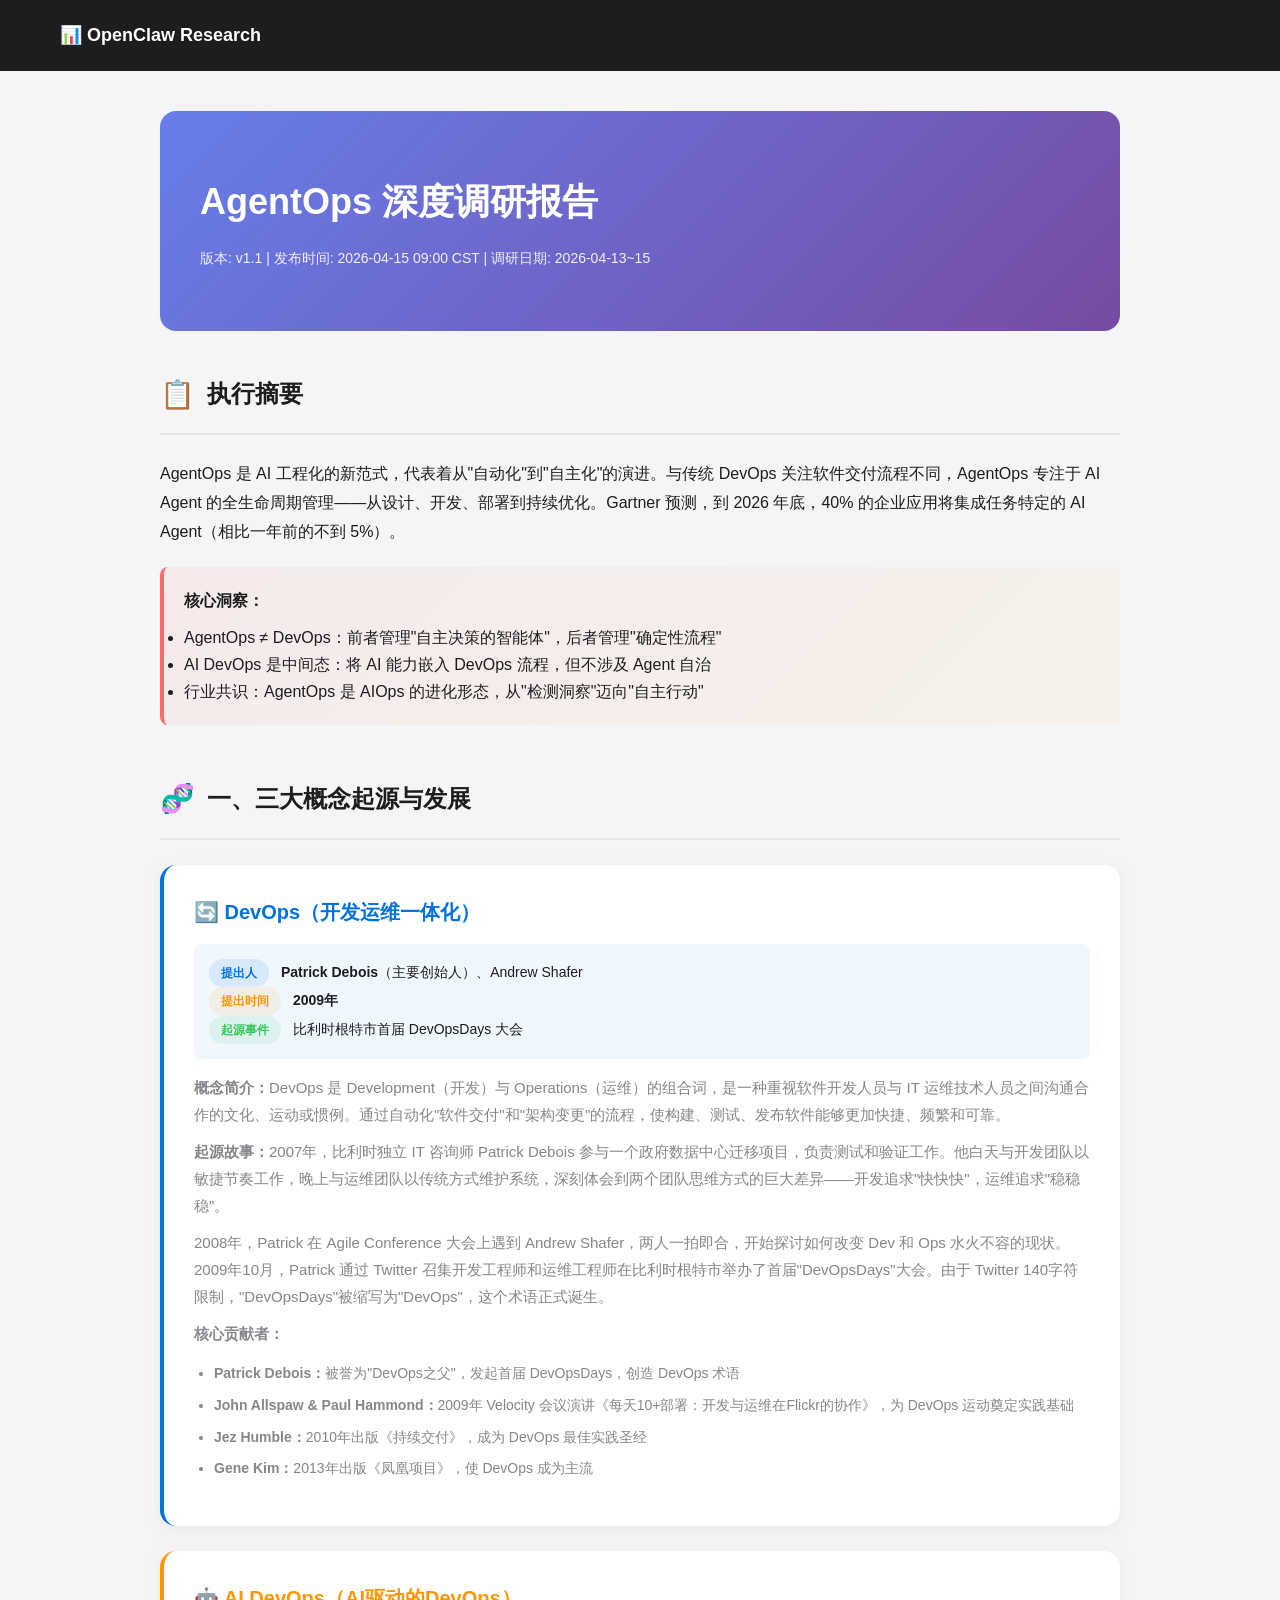
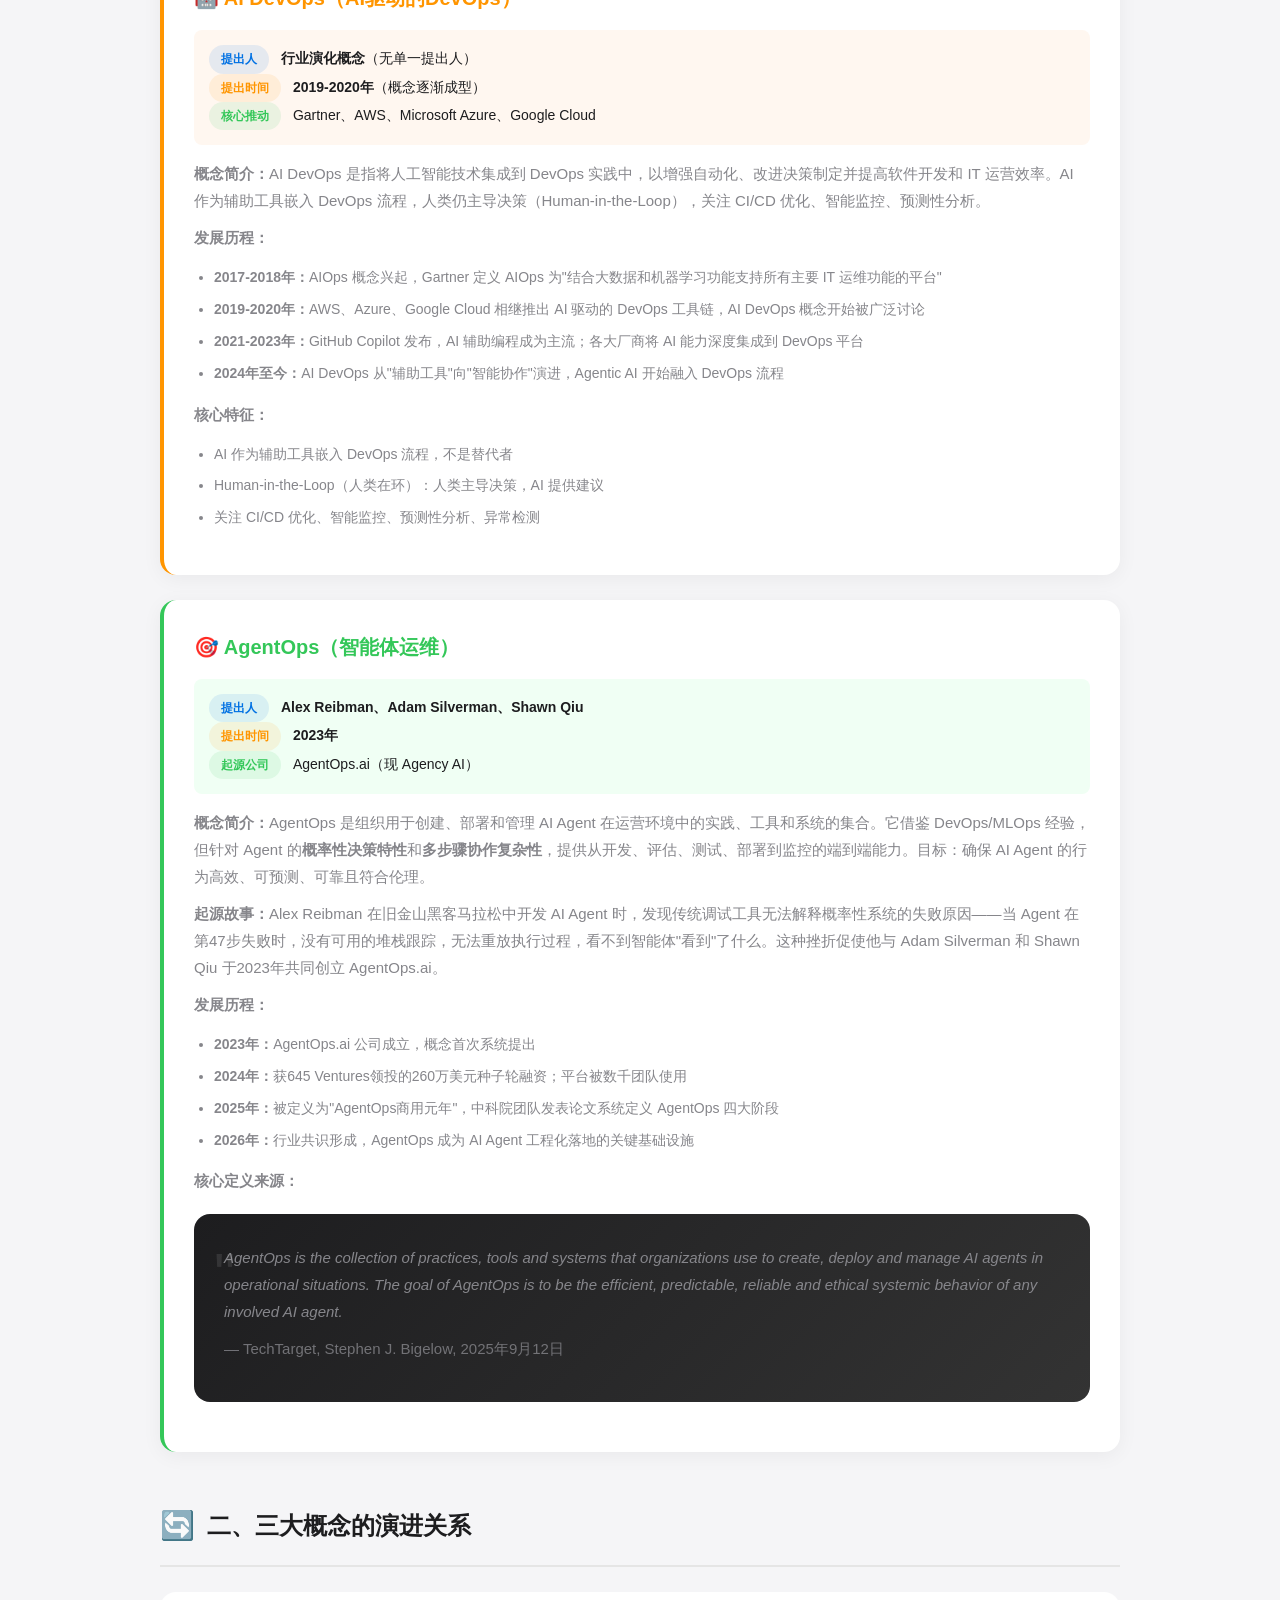
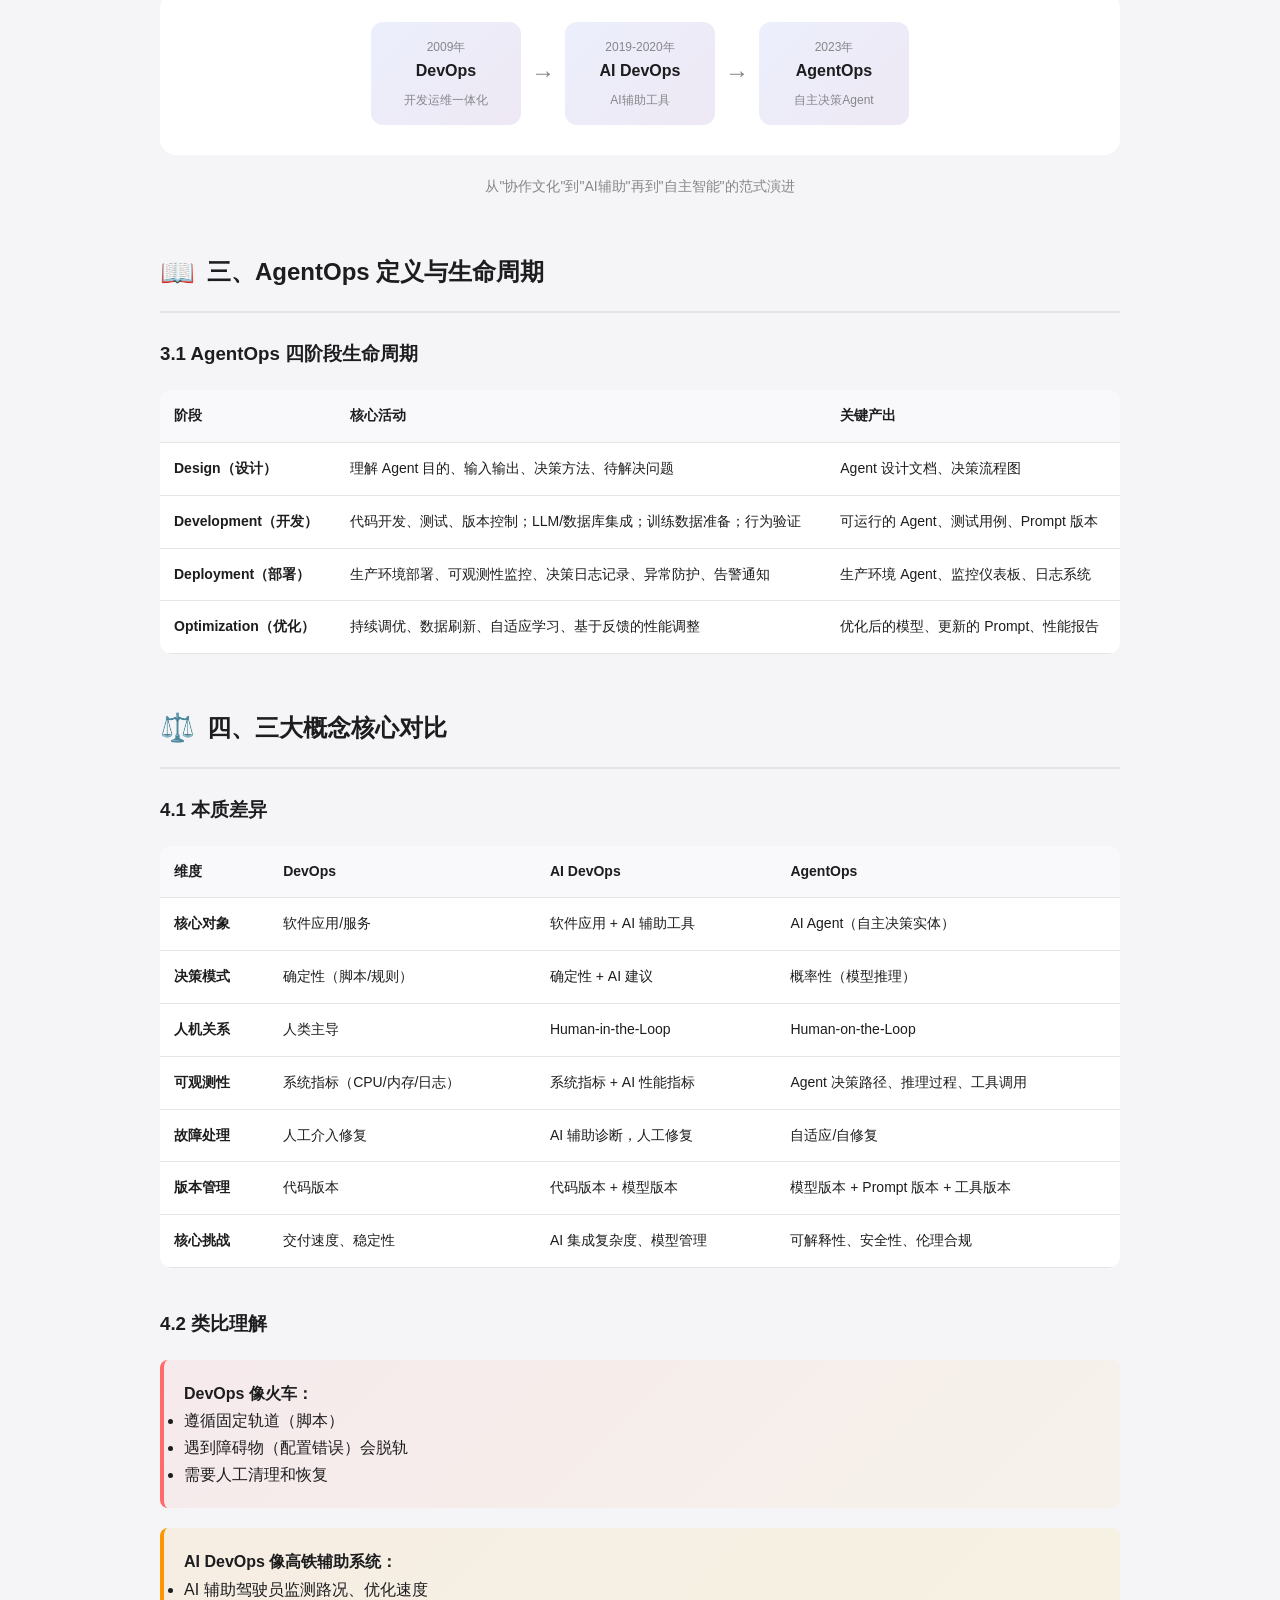
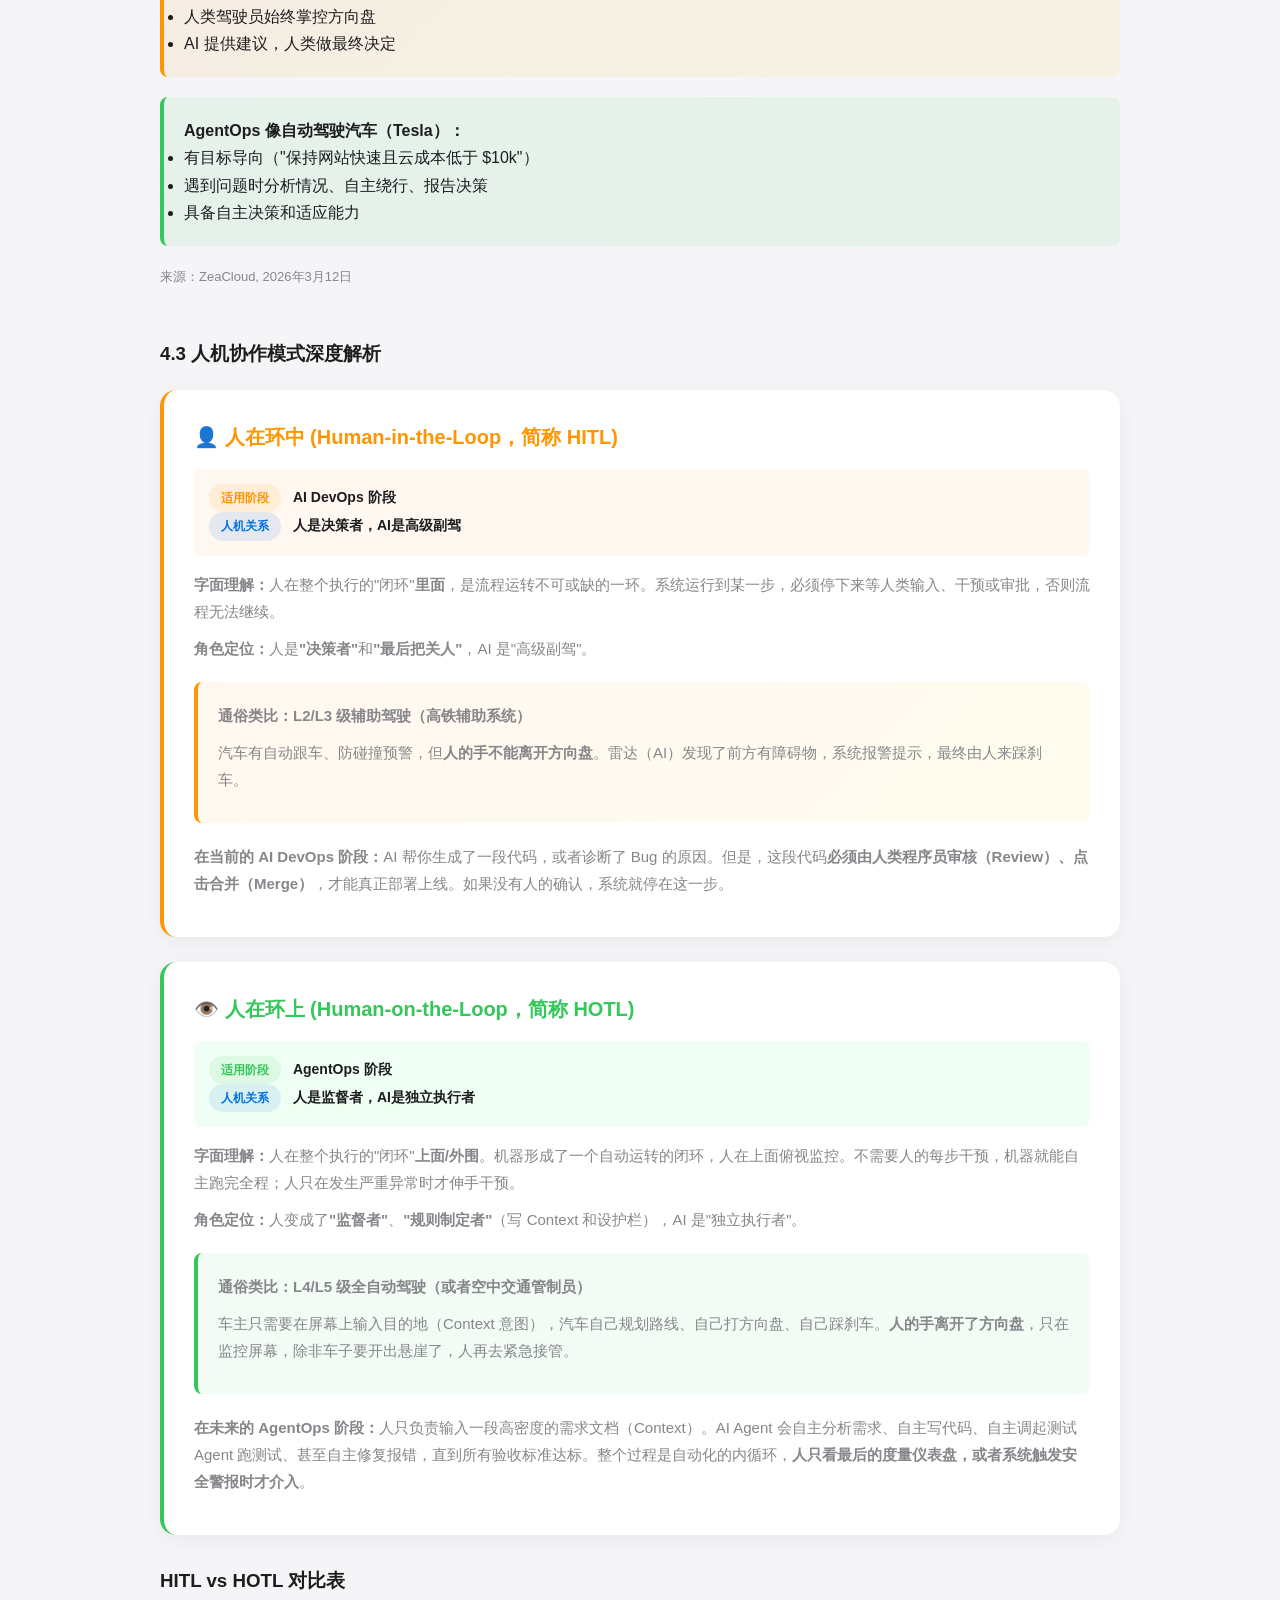
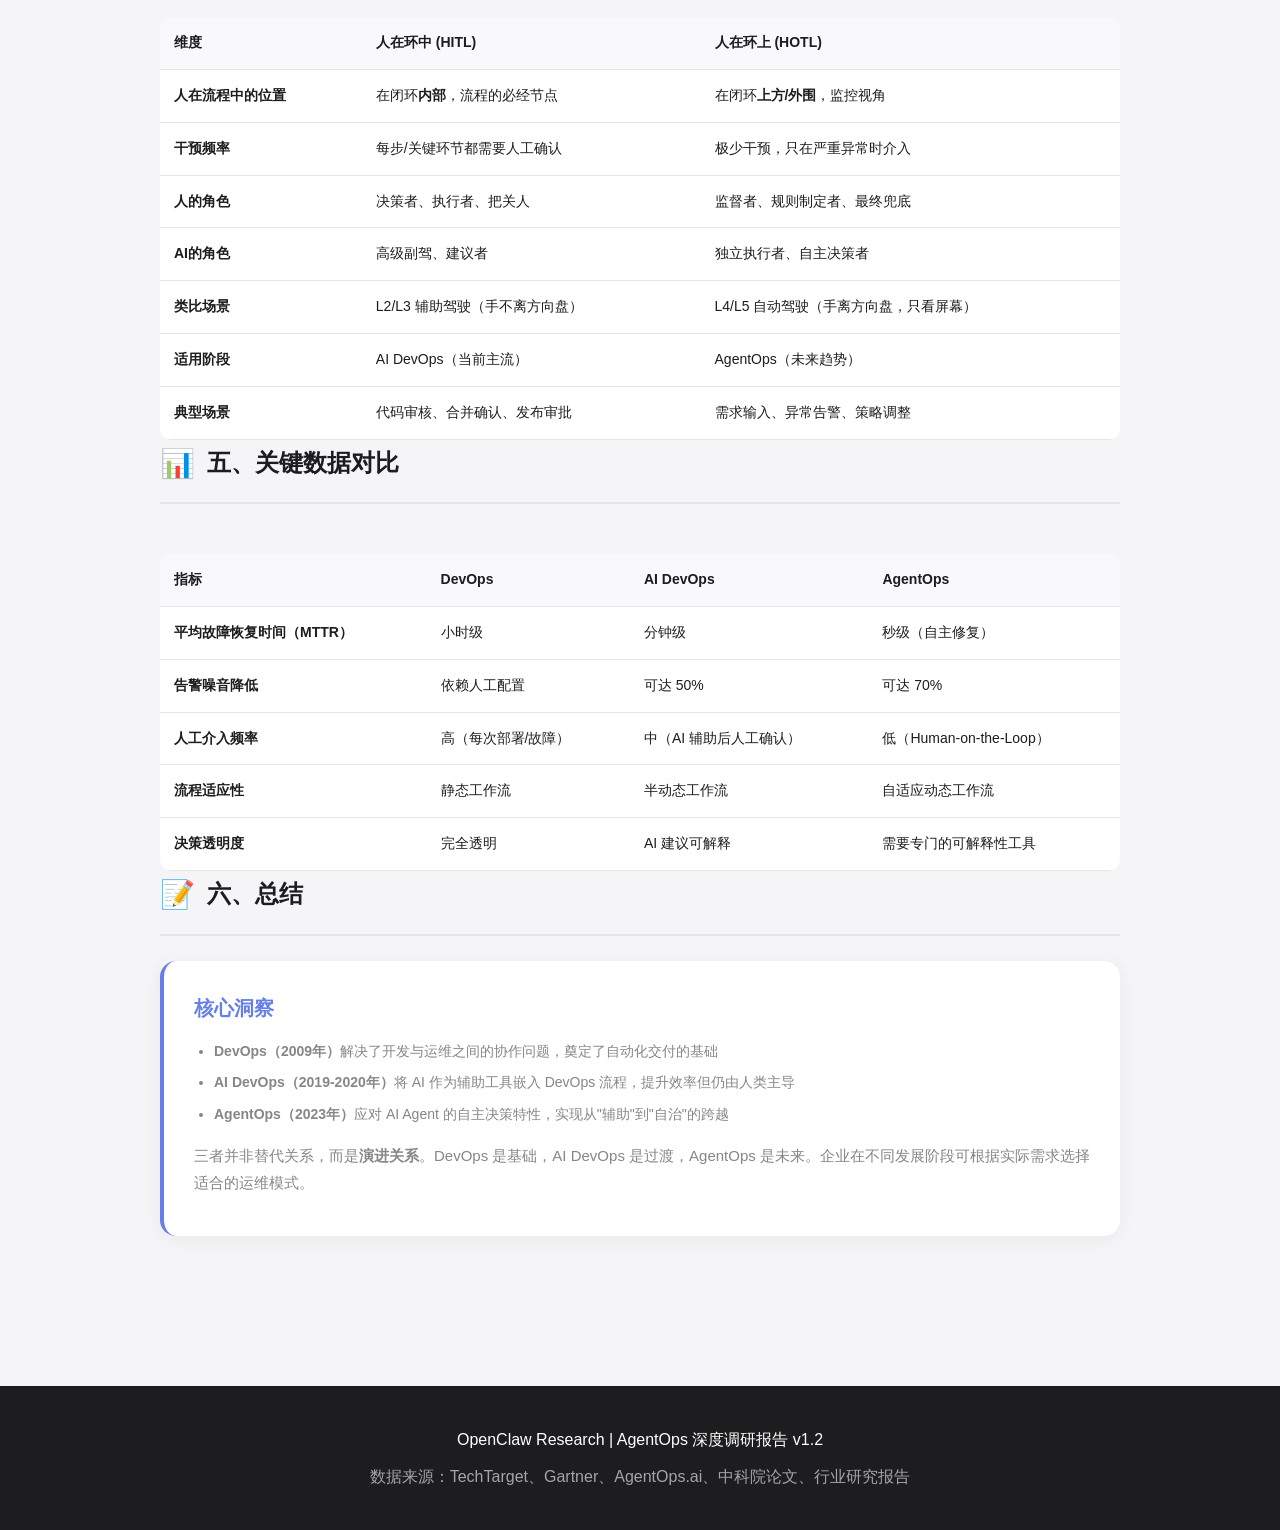
<file: articles/AgentOps_Deep_Research_Report_v1.2_202604151230.html>
<!DOCTYPE html>
<html lang="zh-CN">
<head>
    <meta charset="UTF-8">
    <meta name="viewport" content="width=device-width, initial-scale=1.0">
    <title>AgentOps 深度调研报告 | OpenClaw Research</title>
    <style>
        :root {
            --primary: #1d1d1f;
            --secondary: #86868b;
            --accent: #0071e3;
            --bg: #f5f5f7;
            --card-bg: #ffffff;
            --border: #e5e5e5;
        }
        * { margin: 0; padding: 0; box-sizing: border-box; }
        body {
            font-family: -apple-system, BlinkMacSystemFont, "Segoe UI", Roboto, "Helvetica Neue", Arial, sans-serif;
            background: var(--bg);
            color: var(--primary);
            line-height: 1.7;
        }
        .header {
            background: var(--primary);
            color: #fff;
            padding: 20px 0;
            position: sticky;
            top: 0;
            z-index: 100;
        }
        .header-container {
            max-width: 1200px;
            margin: 0 auto;
            padding: 0 20px;
            display: flex;
            justify-content: space-between;
            align-items: center;
        }
        .logo { display: flex; align-items: center; gap: 10px; color: #fff; text-decoration: none; font-weight: 600; font-size: 18px; }
        .main { max-width: 1000px; margin: 0 auto; padding: 40px 20px; }
        .report-header {
            background: linear-gradient(135deg, #667eea 0%, #764ba2 100%);
            color: #fff;
            padding: 60px 40px;
            border-radius: 16px;
            margin-bottom: 40px;
        }
        .report-title { font-size: 36px; font-weight: 700; margin-bottom: 15px; }
        .report-meta { font-size: 14px; opacity: 0.9; }
        .section { margin-bottom: 50px; }
        .section-header {
            display: flex;
            align-items: center;
            gap: 12px;
            margin-bottom: 25px;
            padding-bottom: 15px;
            border-bottom: 2px solid var(--border);
        }
        .section-icon { font-size: 28px; }
        .section-title { font-size: 24px; font-weight: 700; }
        .concept-card {
            background: var(--card-bg);
            border-radius: 16px;
            padding: 30px;
            margin-bottom: 25px;
            box-shadow: 0 4px 20px rgba(0,0,0,0.05);
            border-left: 4px solid var(--accent);
        }
        .concept-card h3 { font-size: 20px; font-weight: 600; margin-bottom: 15px; color: var(--accent); }
        .concept-card .meta { 
            background: #f0f7ff; 
            padding: 15px; 
            border-radius: 8px; 
            margin-bottom: 15px;
            font-size: 14px;
        }
        .concept-card .meta strong { color: var(--primary); }
        .concept-card p { font-size: 15px; color: var(--secondary); line-height: 1.8; margin-bottom: 10px; }
        .concept-card ul { margin: 15px 0; padding-left: 20px; }
        .concept-card li { font-size: 14px; color: var(--secondary); margin-bottom: 8px; }
        .highlight-box {
            background: linear-gradient(135deg, #ff6b6b15 0%, #feca5715 100%);
            border-left: 4px solid #ff6b6b;
            padding: 20px;
            border-radius: 8px;
            margin: 20px 0;
        }
        table { width: 100%; border-collapse: collapse; font-size: 14px; background: var(--card-bg); border-radius: 12px; overflow: hidden; }
        th, td { padding: 14px; text-align: left; border-bottom: 1px solid var(--border); }
        th { font-weight: 600; color: var(--primary); background: #f9f9fb; }
        tr:hover { background: #f9f9fb; }
        .tag { display: inline-block; padding: 4px 12px; border-radius: 20px; font-size: 12px; font-weight: 600; margin-right: 8px; }
        .tag-blue { background: rgba(0,113,227,0.1); color: #0071e3; }
        .tag-orange { background: rgba(255,149,0,0.1); color: #ff9500; }
        .tag-green { background: rgba(52,199,89,0.1); color: #34c759; }
        .evolution-flow {
            display: flex;
            align-items: center;
            justify-content: center;
            flex-wrap: wrap;
            gap: 10px;
            padding: 30px;
            background: var(--card-bg);
            border-radius: 16px;
            margin: 20px 0;
        }
        .evolution-item {
            background: linear-gradient(135deg, #667eea20 0%, #764ba220 100%);
            padding: 15px 25px;
            border-radius: 12px;
            text-align: center;
            min-width: 150px;
        }
        .evolution-item .year { font-size: 12px; color: var(--secondary); }
        .evolution-item .name { font-size: 16px; font-weight: 600; }
        .arrow { font-size: 24px; color: var(--secondary); }
        .quote-card {
            background: linear-gradient(135deg, #1d1d1f 0%, #333 100%);
            color: #fff;
            padding: 30px;
            border-radius: 16px;
            position: relative;
            margin: 20px 0;
        }
        .quote-card::before {
            content: '"';
            font-size: 60px;
            color: rgba(255,255,255,0.1);
            position: absolute;
            top: 10px;
            left: 20px;
        }
        .quote-text { font-size: 16px; line-height: 1.6; font-style: italic; margin-bottom: 15px; }
        .quote-author { font-size: 14px; opacity: 0.8; }
        .footer {
            background: var(--primary);
            color: #fff;
            padding: 40px 20px;
            text-align: center;
            margin-top: 60px;
        }
    </style>
</head>
<body>
    <header class="header">
        <div class="header-container">
            <a href="index.html" class="logo">📊 OpenClaw Research</a>
        </div>
    </header>

    <main class="main">
        <div class="report-header">
            <h1 class="report-title">AgentOps 深度调研报告</h1>
            <div class="report-meta">
                版本: v1.1 | 发布时间: 2026-04-15 09:00 CST | 调研日期: 2026-04-13~15
            </div>
        </div>

        <!-- 执行摘要 -->
        <section class="section">
            <div class="section-header">
                <span class="section-icon">📋</span>
                <h2 class="section-title">执行摘要</h2>
            </div>
            <p style="font-size: 16px; line-height: 1.8; margin-bottom: 20px;">
                AgentOps 是 AI 工程化的新范式，代表着从"自动化"到"自主化"的演进。与传统 DevOps 关注软件交付流程不同，AgentOps 专注于 AI Agent 的全生命周期管理——从设计、开发、部署到持续优化。Gartner 预测，到 2026 年底，40% 的企业应用将集成任务特定的 AI Agent（相比一年前的不到 5%）。
            </p>
            <div class="highlight-box">
                <strong>核心洞察：</strong>
                <ul style="margin-top: 10px;">
                    <li>AgentOps ≠ DevOps：前者管理"自主决策的智能体"，后者管理"确定性流程"</li>
                    <li>AI DevOps 是中间态：将 AI 能力嵌入 DevOps 流程，但不涉及 Agent 自治</li>
                    <li>行业共识：AgentOps 是 AIOps 的进化形态，从"检测洞察"迈向"自主行动"</li>
                </ul>
            </div>
        </section>

        <!-- 概念起源与发展 -->
        <section class="section">
            <div class="section-header">
                <span class="section-icon">🧬</span>
                <h2 class="section-title">一、三大概念起源与发展</h2>
            </div>

            <!-- DevOps -->
            <div class="concept-card">
                <h3>🔄 DevOps（开发运维一体化）</h3>
                <div class="meta">
                    <span class="tag tag-blue">提出人</span> <strong>Patrick Debois</strong>（主要创始人）、Andrew Shafer<br>
                    <span class="tag tag-orange">提出时间</span> <strong>2009年</strong><br>
                    <span class="tag tag-green">起源事件</span> 比利时根特市首届 DevOpsDays 大会
                </div>
                <p><strong>概念简介：</strong>DevOps 是 Development（开发）与 Operations（运维）的组合词，是一种重视软件开发人员与 IT 运维技术人员之间沟通合作的文化、运动或惯例。通过自动化"软件交付"和"架构变更"的流程，使构建、测试、发布软件能够更加快捷、频繁和可靠。</p>
                <p><strong>起源故事：</strong>2007年，比利时独立 IT 咨询师 Patrick Debois 参与一个政府数据中心迁移项目，负责测试和验证工作。他白天与开发团队以敏捷节奏工作，晚上与运维团队以传统方式维护系统，深刻体会到两个团队思维方式的巨大差异——开发追求"快快快"，运维追求"稳稳稳"。</p>
                <p>2008年，Patrick 在 Agile Conference 大会上遇到 Andrew Shafer，两人一拍即合，开始探讨如何改变 Dev 和 Ops 水火不容的现状。2009年10月，Patrick 通过 Twitter 召集开发工程师和运维工程师在比利时根特市举办了首届"DevOpsDays"大会。由于 Twitter 140字符限制，"DevOpsDays"被缩写为"DevOps"，这个术语正式诞生。</p>
                <p><strong>核心贡献者：</strong></p>
                <ul>
                    <li><strong>Patrick Debois：</strong>被誉为"DevOps之父"，发起首届 DevOpsDays，创造 DevOps 术语</li>
                    <li><strong>John Allspaw & Paul Hammond：</strong>2009年 Velocity 会议演讲《每天10+部署：开发与运维在Flickr的协作》，为 DevOps 运动奠定实践基础</li>
                    <li><strong>Jez Humble：</strong>2010年出版《持续交付》，成为 DevOps 最佳实践圣经</li>
                    <li><strong>Gene Kim：</strong>2013年出版《凤凰项目》，使 DevOps 成为主流</li>
                </ul>
            </div>

            <!-- AI DevOps -->
            <div class="concept-card" style="border-left-color: #ff9500;">
                <h3 style="color: #ff9500;">🤖 AI DevOps（AI驱动的DevOps）</h3>
                <div class="meta" style="background: #fff7f0;">
                    <span class="tag tag-blue">提出人</span> <strong>行业演化概念</strong>（无单一提出人）<br>
                    <span class="tag tag-orange">提出时间</span> <strong>2019-2020年</strong>（概念逐渐成型）<br>
                    <span class="tag tag-green">核心推动</span> Gartner、AWS、Microsoft Azure、Google Cloud
                </div>
                <p><strong>概念简介：</strong>AI DevOps 是指将人工智能技术集成到 DevOps 实践中，以增强自动化、改进决策制定并提高软件开发和 IT 运营效率。AI 作为辅助工具嵌入 DevOps 流程，人类仍主导决策（Human-in-the-Loop），关注 CI/CD 优化、智能监控、预测性分析。</p>
                <p><strong>发展历程：</strong></p>
                <ul>
                    <li><strong>2017-2018年：</strong>AIOps 概念兴起，Gartner 定义 AIOps 为"结合大数据和机器学习功能支持所有主要 IT 运维功能的平台"</li>
                    <li><strong>2019-2020年：</strong>AWS、Azure、Google Cloud 相继推出 AI 驱动的 DevOps 工具链，AI DevOps 概念开始被广泛讨论</li>
                    <li><strong>2021-2023年：</strong>GitHub Copilot 发布，AI 辅助编程成为主流；各大厂商将 AI 能力深度集成到 DevOps 平台</li>
                    <li><strong>2024年至今：</strong>AI DevOps 从"辅助工具"向"智能协作"演进，Agentic AI 开始融入 DevOps 流程</li>
                </ul>
                <p><strong>核心特征：</strong></p>
                <ul>
                    <li>AI 作为辅助工具嵌入 DevOps 流程，不是替代者</li>
                    <li>Human-in-the-Loop（人类在环）：人类主导决策，AI 提供建议</li>
                    <li>关注 CI/CD 优化、智能监控、预测性分析、异常检测</li>
                </ul>
            </div>

            <!-- AgentOps -->
            <div class="concept-card" style="border-left-color: #34c759;">
                <h3 style="color: #34c759;">🎯 AgentOps（智能体运维）</h3>
                <div class="meta" style="background: #f0fff4;">
                    <span class="tag tag-blue">提出人</span> <strong>Alex Reibman、Adam Silverman、Shawn Qiu</strong><br>
                    <span class="tag tag-orange">提出时间</span> <strong>2023年</strong><br>
                    <span class="tag tag-green">起源公司</span> AgentOps.ai（现 Agency AI）
                </div>
                <p><strong>概念简介：</strong>AgentOps 是组织用于创建、部署和管理 AI Agent 在运营环境中的实践、工具和系统的集合。它借鉴 DevOps/MLOps 经验，但针对 Agent 的<strong>概率性决策特性</strong>和<strong>多步骤协作复杂性</strong>，提供从开发、评估、测试、部署到监控的端到端能力。目标：确保 AI Agent 的行为高效、可预测、可靠且符合伦理。</p>
                <p><strong>起源故事：</strong>Alex Reibman 在旧金山黑客马拉松中开发 AI Agent 时，发现传统调试工具无法解释概率性系统的失败原因——当 Agent 在第47步失败时，没有可用的堆栈跟踪，无法重放执行过程，看不到智能体"看到"了什么。这种挫折促使他与 Adam Silverman 和 Shawn Qiu 于2023年共同创立 AgentOps.ai。</p>
                <p><strong>发展历程：</strong></p>
                <ul>
                    <li><strong>2023年：</strong>AgentOps.ai 公司成立，概念首次系统提出</li>
                    <li><strong>2024年：</strong>获645 Ventures领投的260万美元种子轮融资；平台被数千团队使用</li>
                    <li><strong>2025年：</strong>被定义为"AgentOps商用元年"，中科院团队发表论文系统定义 AgentOps 四大阶段</li>
                    <li><strong>2026年：</strong>行业共识形成，AgentOps 成为 AI Agent 工程化落地的关键基础设施</li>
                </ul>
                <p><strong>核心定义来源：</strong></p>
                <div class="quote-card">
                    <p class="quote-text">AgentOps is the collection of practices, tools and systems that organizations use to create, deploy and manage AI agents in operational situations. The goal of AgentOps is to be the efficient, predictable, reliable and ethical systemic behavior of any involved AI agent.</p>
                    <p class="quote-author">— TechTarget, Stephen J. Bigelow, 2025年9月12日</p>
                </div>
            </div>
        </section>

        <!-- 演进关系图 -->
        <section class="section">
            <div class="section-header">
                <span class="section-icon">🔄</span>
                <h2 class="section-title">二、三大概念的演进关系</h2>
            </div>
            <div class="evolution-flow">
                <div class="evolution-item">
                    <div class="year">2009年</div>
                    <div class="name">DevOps</div>
                    <div style="font-size: 12px; color: #86868b; margin-top: 5px;">开发运维一体化</div>
                </div>
                <div class="arrow">→</div>
                <div class="evolution-item">
                    <div class="year">2019-2020年</div>
                    <div class="name">AI DevOps</div>
                    <div style="font-size: 12px; color: #86868b; margin-top: 5px;">AI辅助工具</div>
                </div>
                <div class="arrow">→</div>
                <div class="evolution-item">
                    <div class="year">2023年</div>
                    <div class="name">AgentOps</div>
                    <div style="font-size: 12px; color: #86868b; margin-top: 5px;">自主决策Agent</div>
                </div>
            </div>
            <p style="text-align: center; color: var(--secondary); font-size: 14px; margin-top: 15px;">
                从"协作文化"到"AI辅助"再到"自主智能"的范式演进
            </p>
        </section>

        <!-- AgentOps 定义 -->
        <section class="section">
            <div class="section-header">
                <span class="section-icon">📖</span>
                <h2 class="section-title">三、AgentOps 定义与生命周期</h2>
            </div>
            
            <h3 style="margin-bottom: 20px;">3.1 AgentOps 四阶段生命周期</h3>
            <table>
                <tr>
                    <th>阶段</th>
                    <th>核心活动</th>
                    <th>关键产出</th>
                </tr>
                <tr>
                    <td><strong>Design（设计）</strong></td>
                    <td>理解 Agent 目的、输入输出、决策方法、待解决问题</td>
                    <td>Agent 设计文档、决策流程图</td>
                </tr>
                <tr>
                    <td><strong>Development（开发）</strong></td>
                    <td>代码开发、测试、版本控制；LLM/数据库集成；训练数据准备；行为验证</td>
                    <td>可运行的 Agent、测试用例、Prompt 版本</td>
                </tr>
                <tr>
                    <td><strong>Deployment（部署）</strong></td>
                    <td>生产环境部署、可观测性监控、决策日志记录、异常防护、告警通知</td>
                    <td>生产环境 Agent、监控仪表板、日志系统</td>
                </tr>
                <tr>
                    <td><strong>Optimization（优化）</strong></td>
                    <td>持续调优、数据刷新、自适应学习、基于反馈的性能调整</td>
                    <td>优化后的模型、更新的 Prompt、性能报告</td>
                </tr>
            </table>
        </section>

        <!-- 对比分析 -->
        <section class="section">
            <div class="section-header">
                <span class="section-icon">⚖️</span>
                <h2 class="section-title">四、三大概念核心对比</h2>
            </div>
            
            <h3 style="margin-bottom: 20px;">4.1 本质差异</h3>
            <table>
                <tr>
                    <th>维度</th>
                    <th>DevOps</th>
                    <th>AI DevOps</th>
                    <th>AgentOps</th>
                </tr>
                <tr>
                    <td><strong>核心对象</strong></td>
                    <td>软件应用/服务</td>
                    <td>软件应用 + AI 辅助工具</td>
                    <td>AI Agent（自主决策实体）</td>
                </tr>
                <tr>
                    <td><strong>决策模式</strong></td>
                    <td>确定性（脚本/规则）</td>
                    <td>确定性 + AI 建议</td>
                    <td>概率性（模型推理）</td>
                </tr>
                <tr>
                    <td><strong>人机关系</strong></td>
                    <td>人类主导</td>
                    <td>Human-in-the-Loop</td>
                    <td>Human-on-the-Loop</td>
                </tr>
                <tr>
                    <td><strong>可观测性</strong></td>
                    <td>系统指标（CPU/内存/日志）</td>
                    <td>系统指标 + AI 性能指标</td>
                    <td>Agent 决策路径、推理过程、工具调用</td>
                </tr>
                <tr>
                    <td><strong>故障处理</strong></td>
                    <td>人工介入修复</td>
                    <td>AI 辅助诊断，人工修复</td>
                    <td>自适应/自修复</td>
                </tr>
                <tr>
                    <td><strong>版本管理</strong></td>
                    <td>代码版本</td>
                    <td>代码版本 + 模型版本</td>
                    <td>模型版本 + Prompt 版本 + 工具版本</td>
                </tr>
                <tr>
                    <td><strong>核心挑战</strong></td>
                    <td>交付速度、稳定性</td>
                    <td>AI 集成复杂度、模型管理</td>
                    <td>可解释性、安全性、伦理合规</td>
                </tr>
            </table>

            <h3 style="margin: 40px 0 20px;">4.2 类比理解</h3>
            <div class="highlight-box">
                <p><strong>DevOps 像火车：</strong></p>
                <ul>
                    <li>遵循固定轨道（脚本）</li>
                    <li>遇到障碍物（配置错误）会脱轨</li>
                    <li>需要人工清理和恢复</li>
                </ul>
            </div>
            <div class="highlight-box" style="border-left-color: #ff9500; background: linear-gradient(135deg, #ff950015 0%, #ffcc0015 100%);">
                <p><strong>AI DevOps 像高铁辅助系统：</strong></p>
                <ul>
                    <li>AI 辅助驾驶员监测路况、优化速度</li>
                    <li>人类驾驶员始终掌控方向盘</li>
                    <li>AI 提供建议，人类做最终决定</li>
                </ul>
            </div>
            <div class="highlight-box" style="border-left-color: #34c759; background: linear-gradient(135deg, #34c75915 0%, #30d15815 100%);">
                <p><strong>AgentOps 像自动驾驶汽车（Tesla）：</strong></p>
                <ul>
                    <li>有目标导向（"保持网站快速且云成本低于 $10k"）</li>
                    <li>遇到问题时分析情况、自主绕行、报告决策</li>
                    <li>具备自主决策和适应能力</li>
                </ul>
            </div>
            <p style="font-size: 13px; color: var(--secondary); margin-top: 15px;">
                来源：ZeaCloud, 2026年3月12日
            </p>
        </section>

            <h3 style="margin: 40px 0 20px;">4.3 人机协作模式深度解析</h3>
            
            <!-- 人在环中 (HITL) -->
            <div class="concept-card" style="border-left-color: #ff9500;">
                <h3 style="color: #ff9500;">👤 人在环中 (Human-in-the-Loop，简称 HITL)</h3>
                <div class="meta" style="background: #fff7f0;">
                    <span class="tag tag-orange">适用阶段</span> <strong>AI DevOps 阶段</strong><br>
                    <span class="tag tag-blue">人机关系</span> <strong>人是决策者，AI是高级副驾</strong>
                </div>
                <p><strong>字面理解：</strong>人在整个执行的"闭环"<strong>里面</strong>，是流程运转不可或缺的一环。系统运行到某一步，必须停下来等人类输入、干预或审批，否则流程无法继续。</p>
                <p><strong>角色定位：</strong>人是<strong>"决策者"</strong>和<strong>"最后把关人"</strong>，AI 是"高级副驾"。</p>
                <div class="highlight-box" style="border-left-color: #ff9500; background: linear-gradient(135deg, #ff950010 0%, #ffcc0010 100%);">
                    <p><strong>通俗类比：L2/L3 级辅助驾驶（高铁辅助系统）</strong></p>
                    <p style="margin-top: 10px;">汽车有自动跟车、防碰撞预警，但<strong>人的手不能离开方向盘</strong>。雷达（AI）发现了前方有障碍物，系统报警提示，最终由人来踩刹车。</p>
                </div>
                <p><strong>在当前的 AI DevOps 阶段：</strong>AI 帮你生成了一段代码，或者诊断了 Bug 的原因。但是，这段代码<strong>必须由人类程序员审核（Review）、点击合并（Merge）</strong>，才能真正部署上线。如果没有人的确认，系统就停在这一步。</p>
            </div>

            <!-- 人在环上 (HOTL) -->
            <div class="concept-card" style="border-left-color: #34c759;">
                <h3 style="color: #34c759;">👁️ 人在环上 (Human-on-the-Loop，简称 HOTL)</h3>
                <div class="meta" style="background: #f0fff4;">
                    <span class="tag tag-green">适用阶段</span> <strong>AgentOps 阶段</strong><br>
                    <span class="tag tag-blue">人机关系</span> <strong>人是监督者，AI是独立执行者</strong>
                </div>
                <p><strong>字面理解：</strong>人在整个执行的"闭环"<strong>上面/外围</strong>。机器形成了一个自动运转的闭环，人在上面俯视监控。不需要人的每步干预，机器就能自主跑完全程；人只在发生严重异常时才伸手干预。</p>
                <p><strong>角色定位：</strong>人变成了<strong>"监督者"</strong>、<strong>"规则制定者"</strong>（写 Context 和设护栏），AI 是"独立执行者"。</p>
                <div class="highlight-box" style="border-left-color: #34c759; background: linear-gradient(135deg, #34c75910 0%, #30d15810 100%);">
                    <p><strong>通俗类比：L4/L5 级全自动驾驶（或者空中交通管制员）</strong></p>
                    <p style="margin-top: 10px;">车主只需要在屏幕上输入目的地（Context 意图），汽车自己规划路线、自己打方向盘、自己踩刹车。<strong>人的手离开了方向盘</strong>，只在监控屏幕，除非车子要开出悬崖了，人再去紧急接管。</p>
                </div>
                <p><strong>在未来的 AgentOps 阶段：</strong>人只负责输入一段高密度的需求文档（Context）。AI Agent 会自主分析需求、自主写代码、自主调起测试 Agent 跑测试、甚至自主修复报错，直到所有验收标准达标。整个过程是自动化的内循环，<strong>人只看最后的度量仪表盘，或者系统触发安全警报时才介入</strong>。</p>
            </div>

            <!-- 对比总结 -->
            <h3 style="margin: 30px 0 20px;">HITL vs HOTL 对比表</h3>
            <table>
                <tr>
                    <th>维度</th>
                    <th>人在环中 (HITL)</th>
                    <th>人在环上 (HOTL)</th>
                </tr>
                <tr>
                    <td><strong>人在流程中的位置</strong></td>
                    <td>在闭环<strong>内部</strong>，流程的必经节点</td>
                    <td>在闭环<strong>上方/外围</strong>，监控视角</td>
                </tr>
                <tr>
                    <td><strong>干预频率</strong></td>
                    <td>每步/关键环节都需要人工确认</td>
                    <td>极少干预，只在严重异常时介入</td>
                </tr>
                <tr>
                    <td><strong>人的角色</strong></td>
                    <td>决策者、执行者、把关人</td>
                    <td>监督者、规则制定者、最终兜底</td>
                </tr>
                <tr>
                    <td><strong>AI的角色</strong></td>
                    <td>高级副驾、建议者</td>
                    <td>独立执行者、自主决策者</td>
                </tr>
                <tr>
                    <td><strong>类比场景</strong></td>
                    <td>L2/L3 辅助驾驶（手不离方向盘）</td>
                    <td>L4/L5 自动驾驶（手离方向盘，只看屏幕）</td>
                </tr>
                <tr>
                    <td><strong>适用阶段</strong></td>
                    <td>AI DevOps（当前主流）</td>
                    <td>AgentOps（未来趋势）</td>
                </tr>
                <tr>
                    <td><strong>典型场景</strong></td>
                    <td>代码审核、合并确认、发布审批</td>
                    <td>需求输入、异常告警、策略调整</td>
                </tr>
            </table>
        </section>

        <!-- 关键数据 -->
        <section class="section">
            <div class="section-header">
                <span class="section-icon">📊</span>
                <h2 class="section-title">五、关键数据对比</h2>
            </section>
            <table>
                <tr>
                    <th>指标</th>
                    <th>DevOps</th>
                    <th>AI DevOps</th>
                    <th>AgentOps</th>
                </tr>
                <tr>
                    <td><strong>平均故障恢复时间（MTTR）</strong></td>
                    <td>小时级</td>
                    <td>分钟级</td>
                    <td>秒级（自主修复）</td>
                </tr>
                <tr>
                    <td><strong>告警噪音降低</strong></td>
                    <td>依赖人工配置</td>
                    <td>可达 50%</td>
                    <td>可达 70%</td>
                </tr>
                <tr>
                    <td><strong>人工介入频率</strong></td>
                    <td>高（每次部署/故障）</td>
                    <td>中（AI 辅助后人工确认）</td>
                    <td>低（Human-on-the-Loop）</td>
                </tr>
                <tr>
                    <td><strong>流程适应性</strong></td>
                    <td>静态工作流</td>
                    <td>半动态工作流</td>
                    <td>自适应动态工作流</td>
                </tr>
                <tr>
                    <td><strong>决策透明度</strong></td>
                    <td>完全透明</td>
                    <td>AI 建议可解释</td>
                    <td>需要专门的可解释性工具</td>
                </tr>
            </table>
        </section>

        <!-- 总结 -->
        <section class="section">
            <div class="section-header">
                <span class="section-icon">📝</span>
                <h2 class="section-title">六、总结</h2>
            </div>
            <div class="concept-card" style="border-left-color: #667eea;">
                <h3 style="color: #667eea;">核心洞察</h3>
                <ul>
                    <li><strong>DevOps（2009年）</strong>解决了开发与运维之间的协作问题，奠定了自动化交付的基础</li>
                    <li><strong>AI DevOps（2019-2020年）</strong>将 AI 作为辅助工具嵌入 DevOps 流程，提升效率但仍由人类主导</li>
                    <li><strong>AgentOps（2023年）</strong>应对 AI Agent 的自主决策特性，实现从"辅助"到"自治"的跨越</li>
                </ul>
                <p style="margin-top: 15px;">
                    三者并非替代关系，而是<strong>演进关系</strong>。DevOps 是基础，AI DevOps 是过渡，AgentOps 是未来。企业在不同发展阶段可根据实际需求选择适合的运维模式。
                </p>
            </div>
        </section>
    </main>

    <footer class="footer">
        <p>OpenClaw Research | AgentOps 深度调研报告 v1.2</p>
        <p style="margin-top: 10px; opacity: 0.6;">数据来源：TechTarget、Gartner、AgentOps.ai、中科院论文、行业研究报告</p>
    </footer>
</body>
</html>
</file>
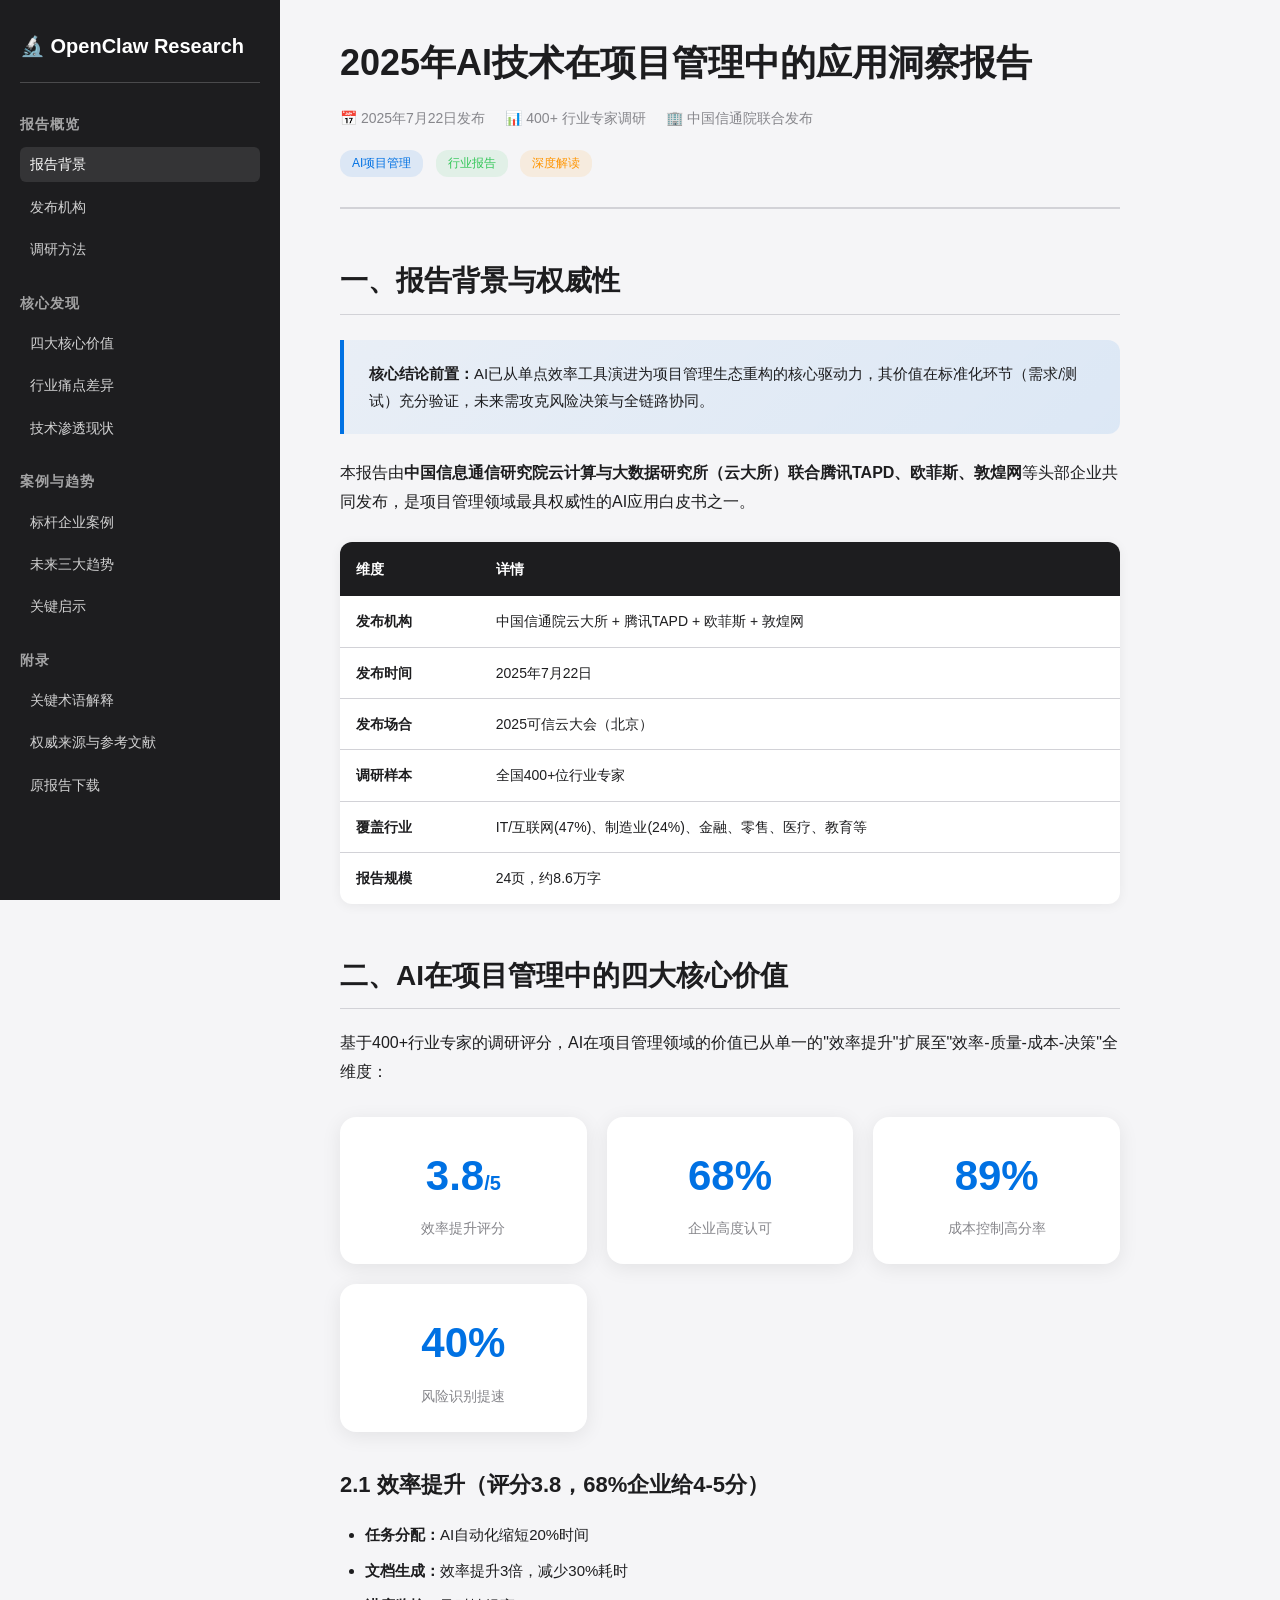
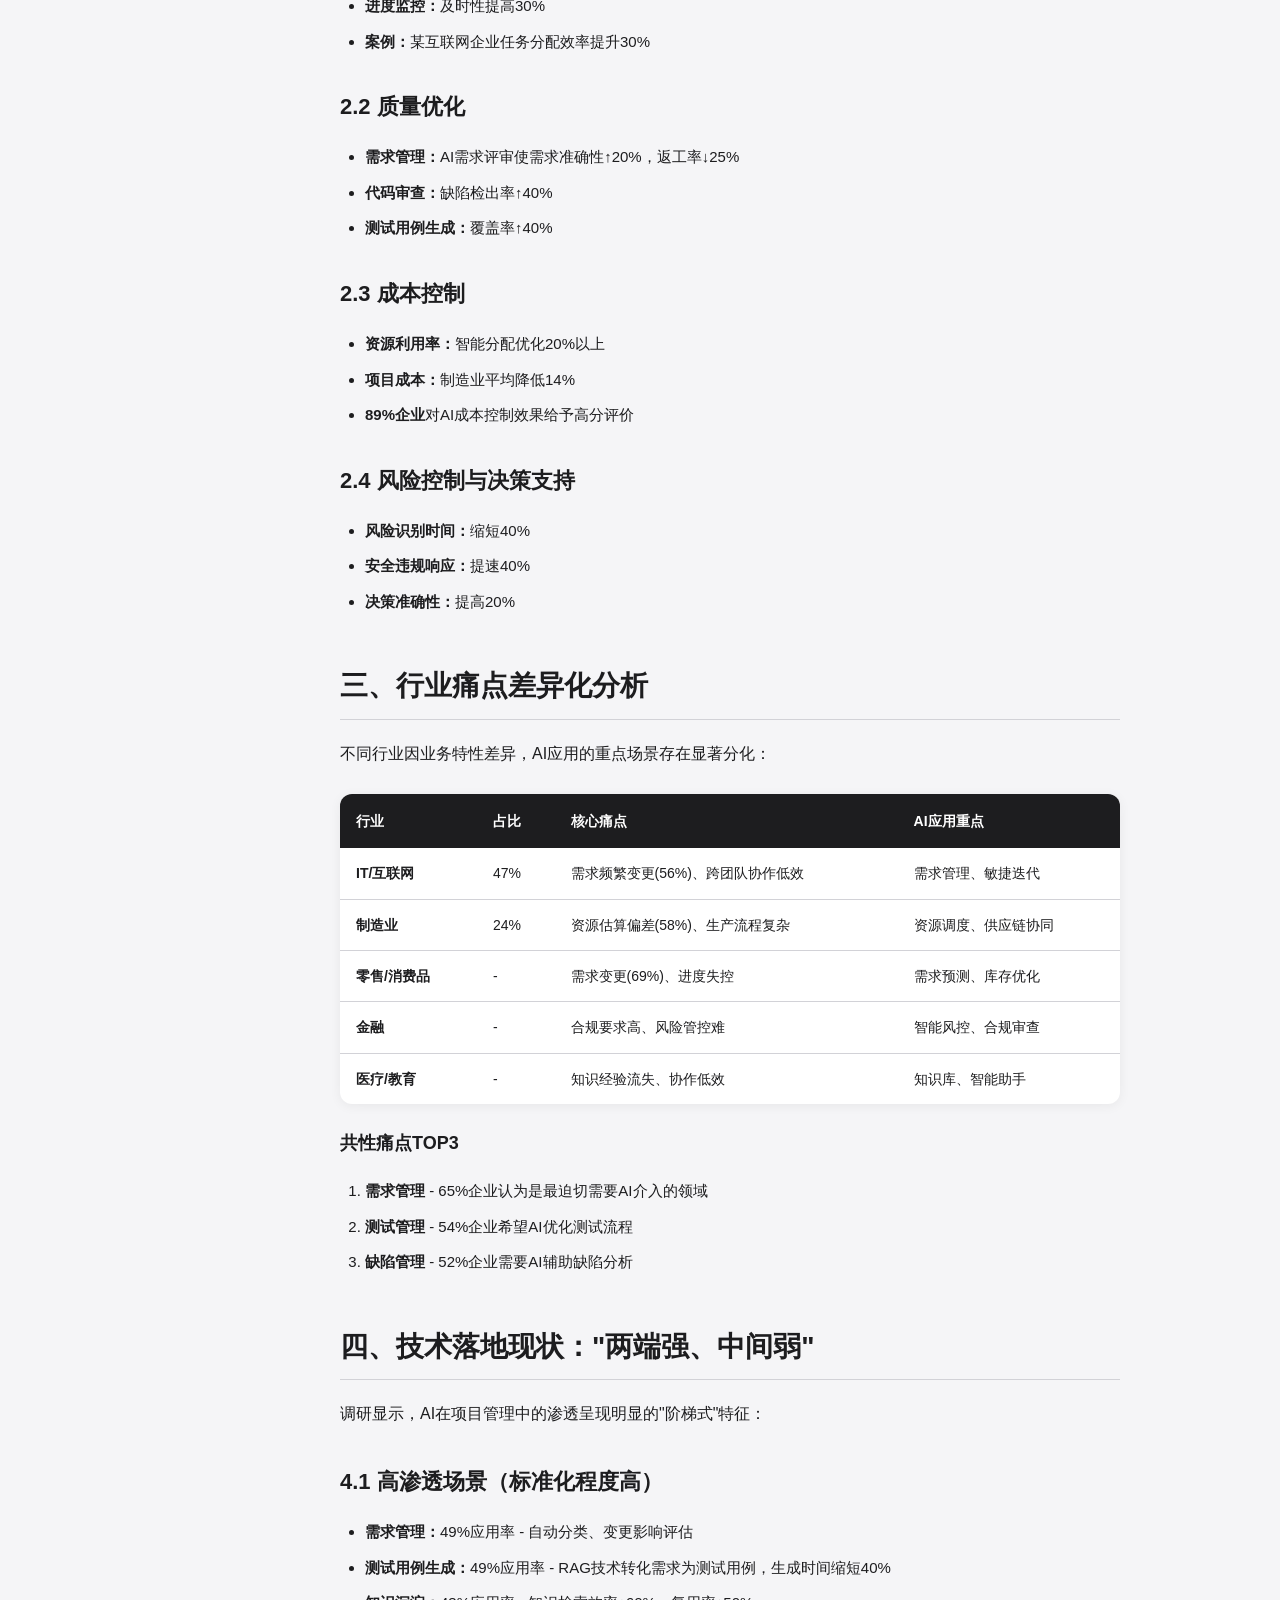
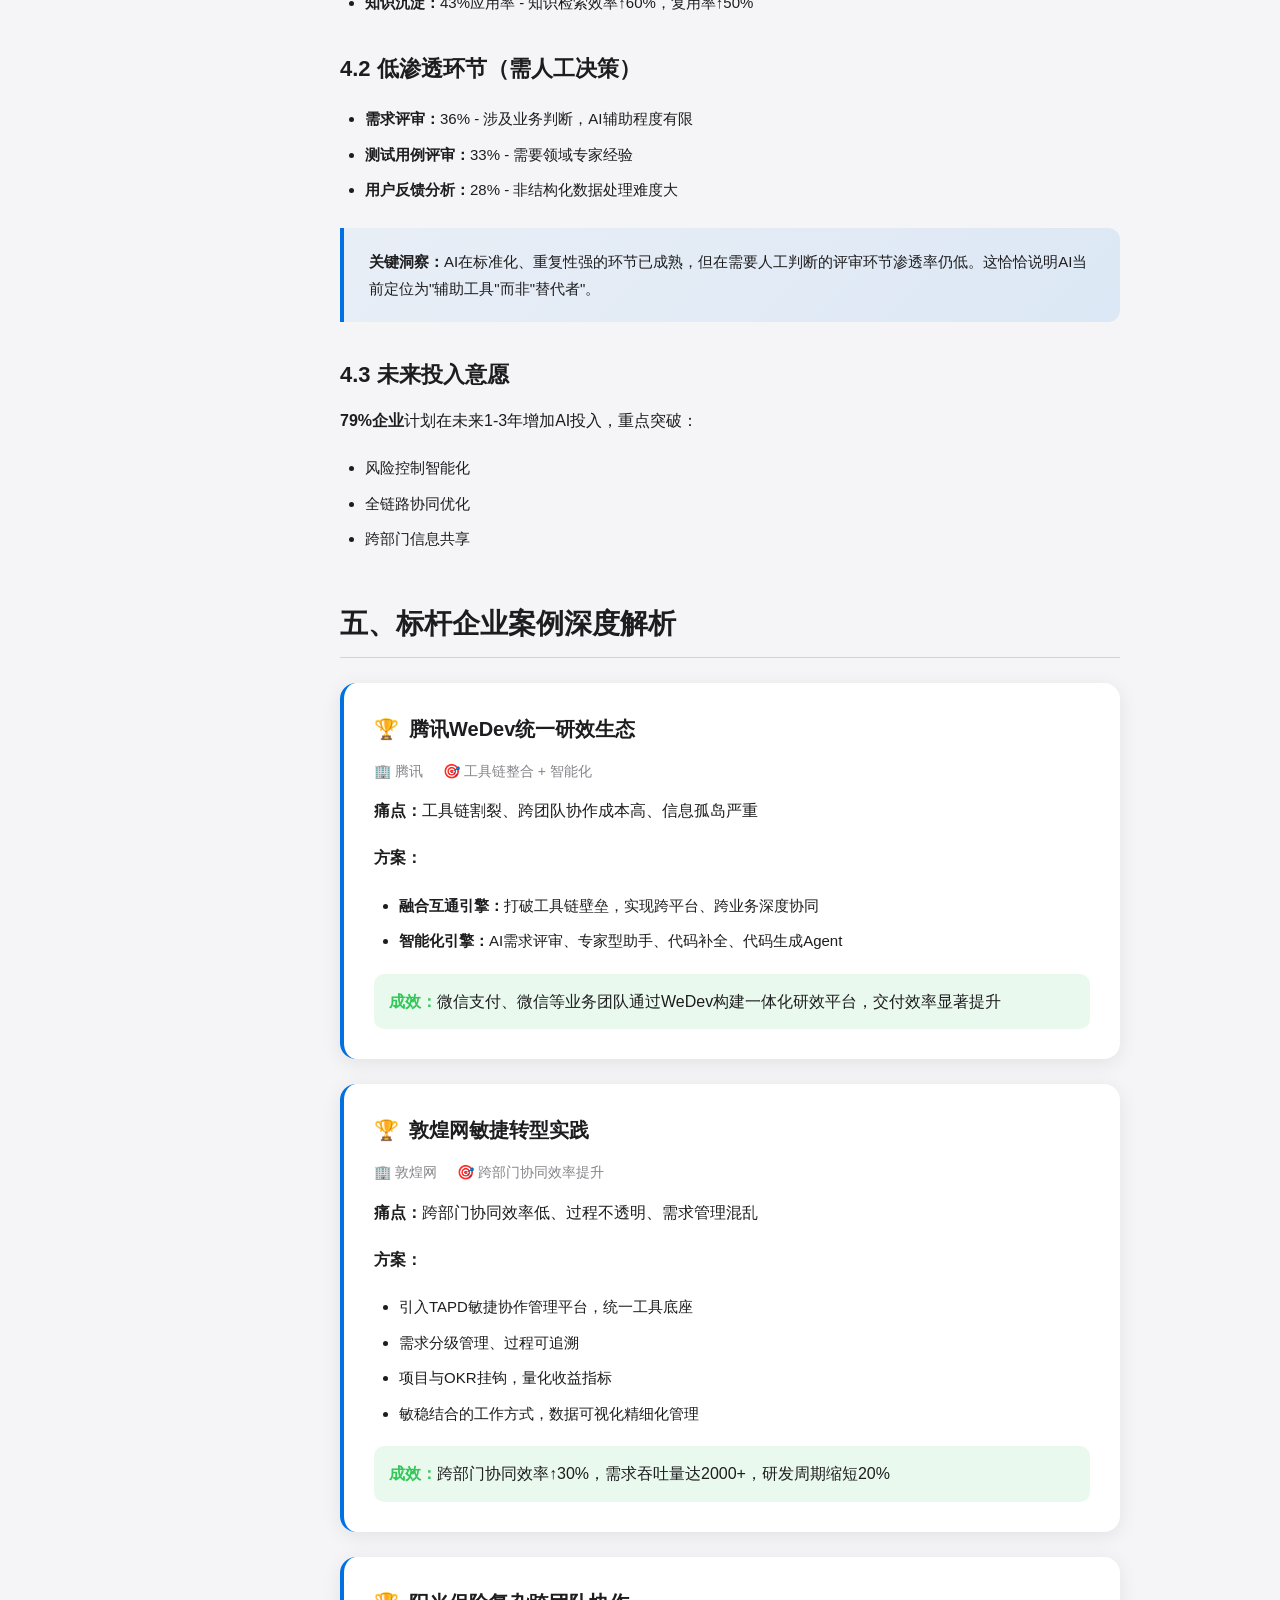
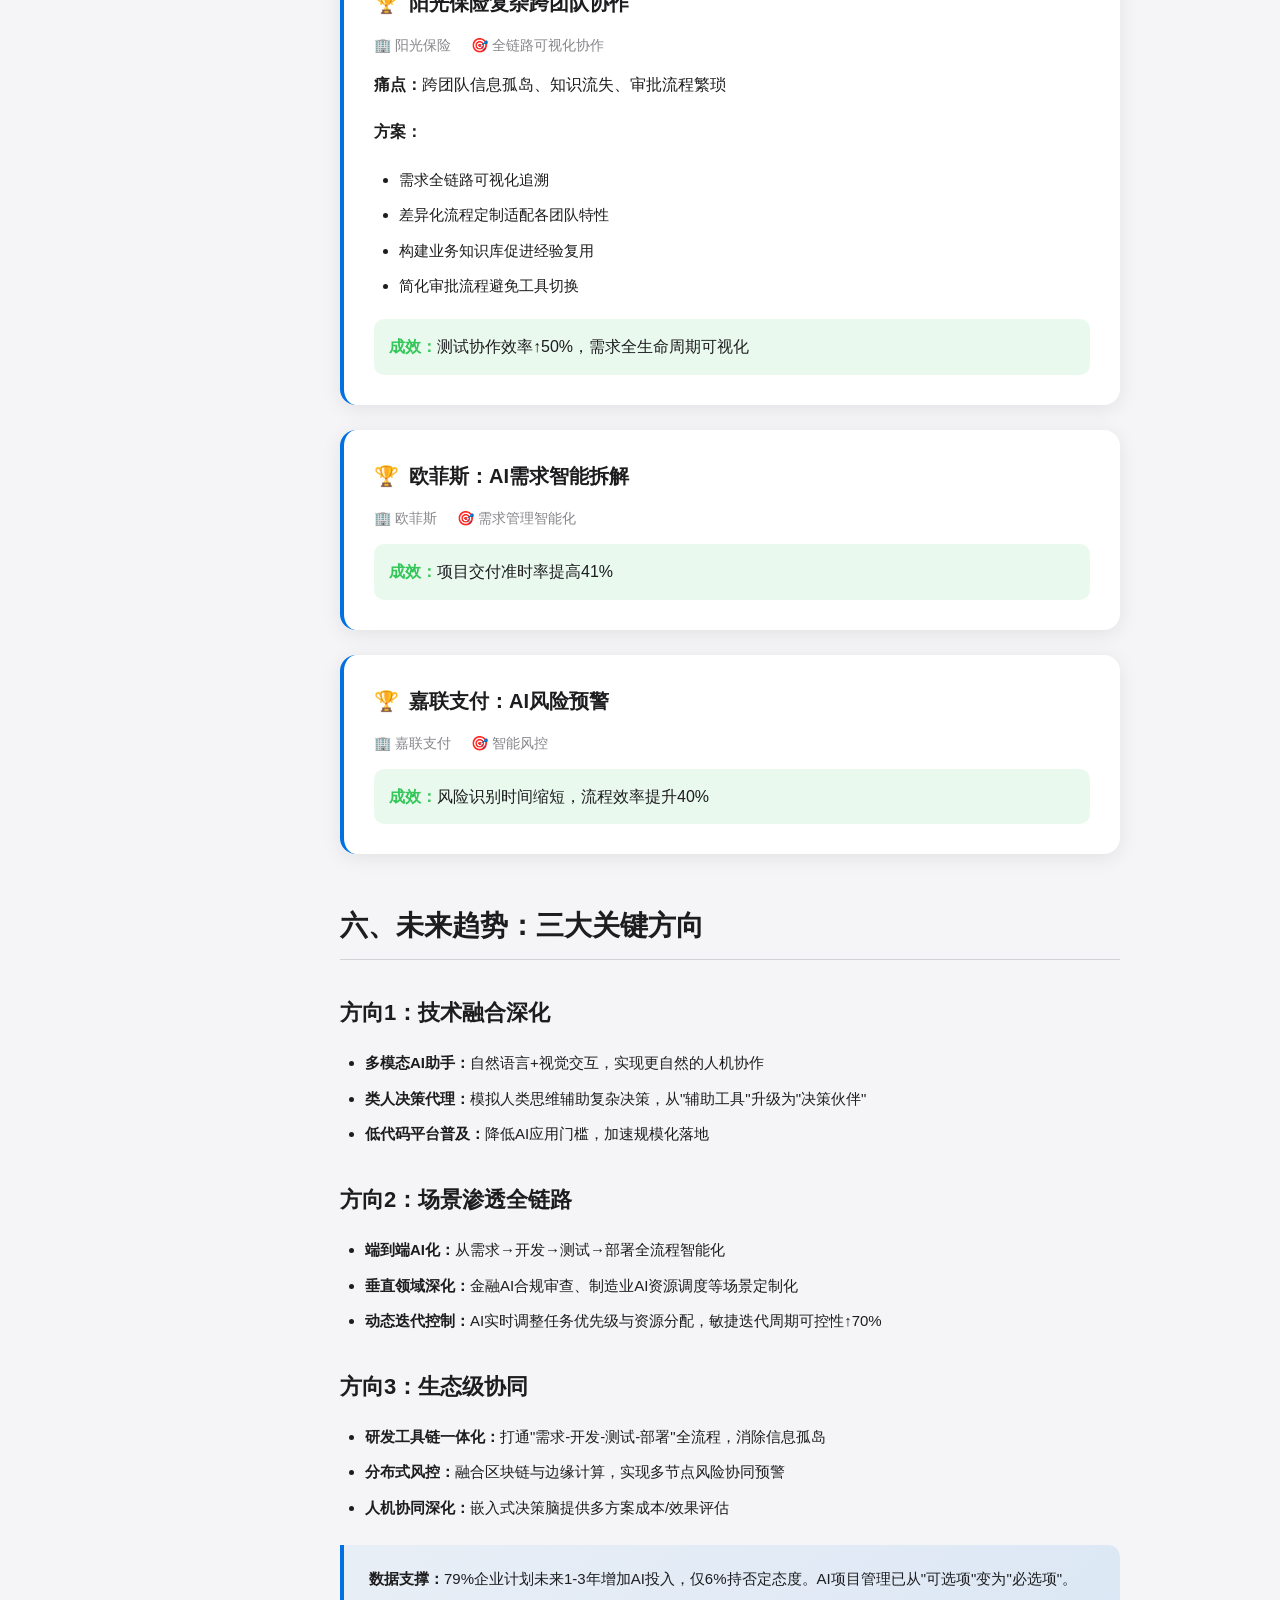
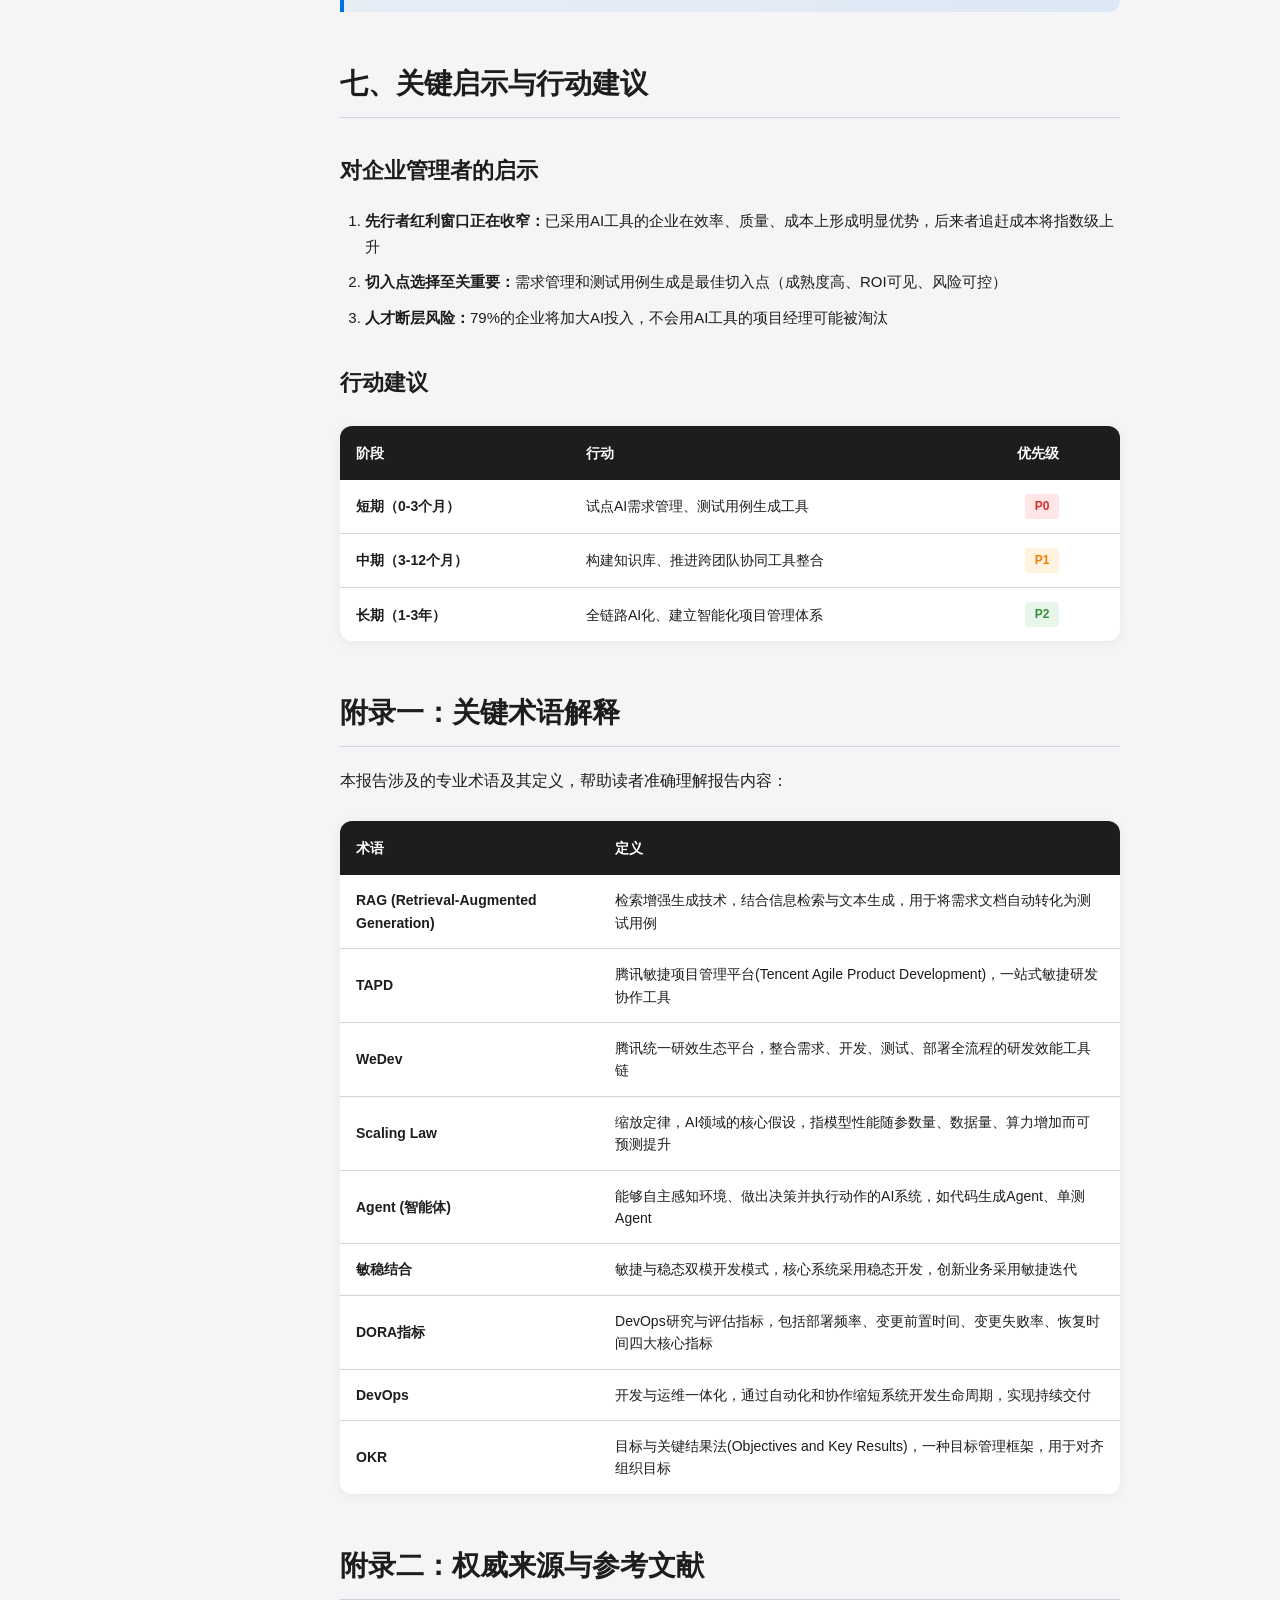
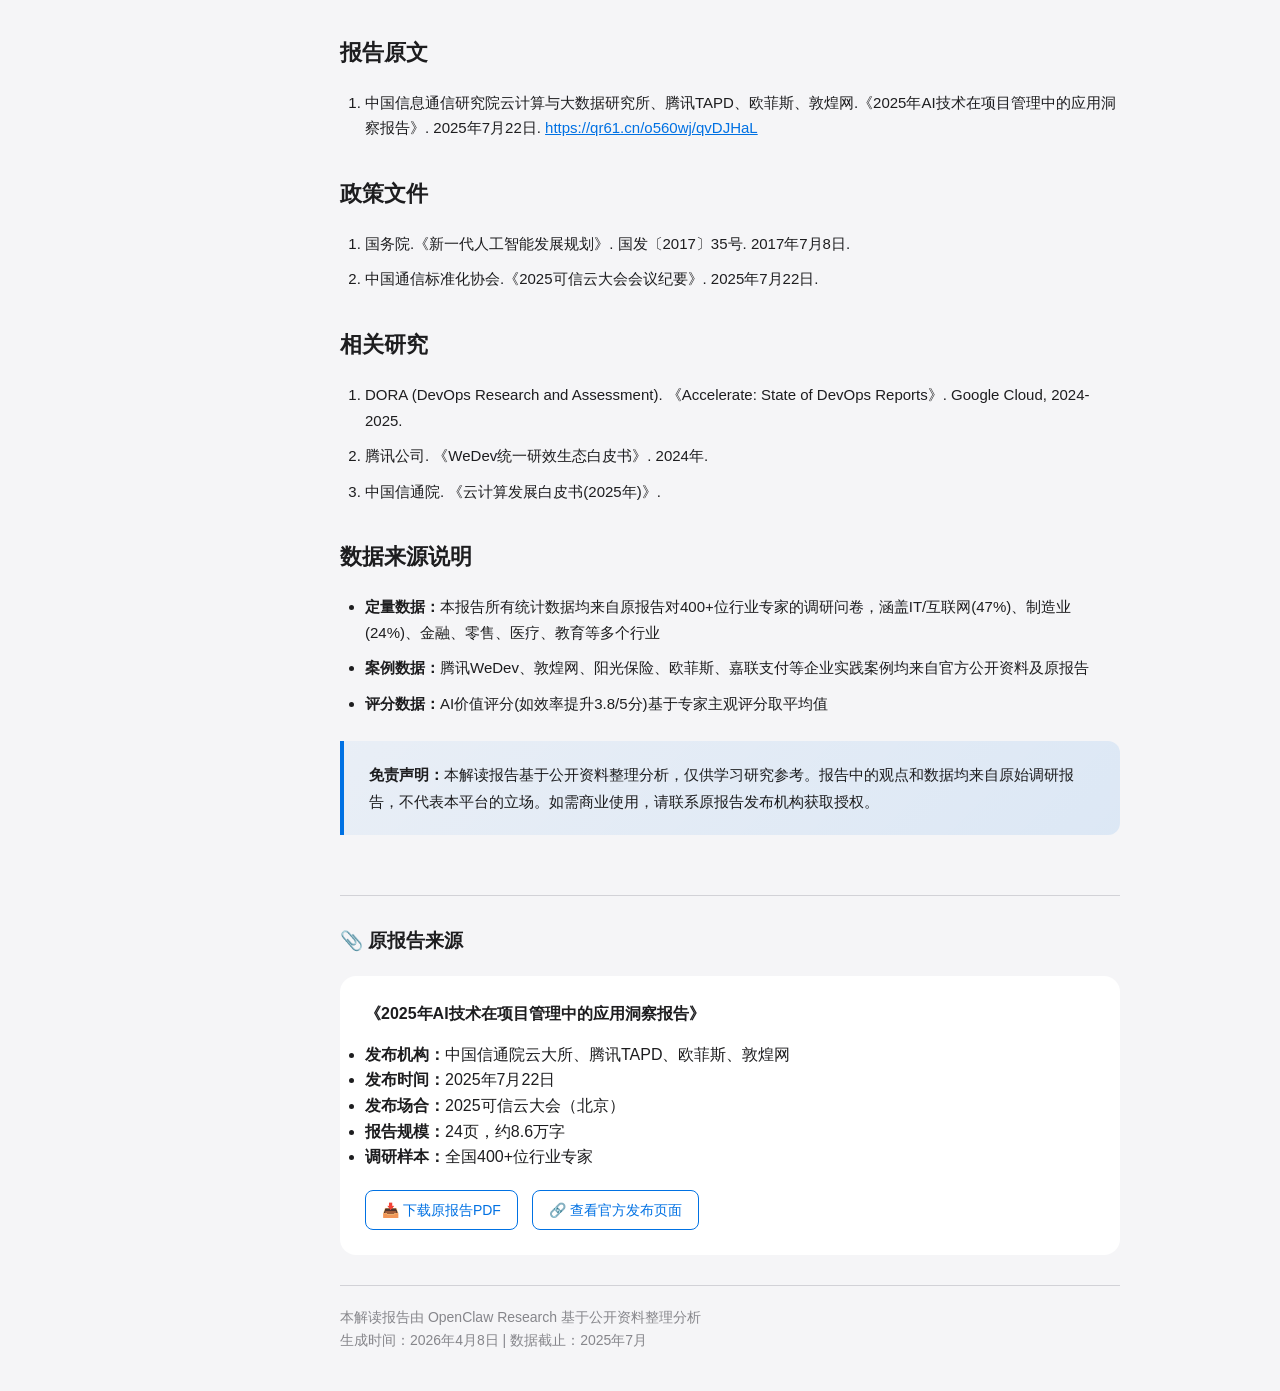
<file: articles/AI_Project_Management_Report_Analysis_v1.0_202604080926.html>
<!DOCTYPE html>
<html lang="zh-CN">
<head>
    <meta charset="UTF-8">
    <meta name="viewport" content="width=device-width, initial-scale=1.0">
    <title>2025年AI技术在项目管理中的应用洞察报告 - 深度解读</title>
    <style>
        :root {
            --primary-color: #1d1d1f;
            --secondary-color: #86868b;
            --accent-color: #0071e3;
            --bg-color: #f5f5f7;
            --card-bg: #ffffff;
            --border-color: #d2d2d7;
            --success-color: #34c759;
            --warning-color: #ff9500;
            --danger-color: #ff3b30;
        }
        
        * {
            margin: 0;
            padding: 0;
            box-sizing: border-box;
        }
        
        body {
            font-family: -apple-system, BlinkMacSystemFont, "Segoe UI", Roboto, "Helvetica Neue", Arial, sans-serif;
            background-color: var(--bg-color);
            color: var(--primary-color);
            line-height: 1.6;
        }
        
        /* 左侧导航栏 */
        .sidebar {
            position: fixed;
            left: 0;
            top: 0;
            width: 280px;
            height: 100vh;
            background: var(--primary-color);
            color: white;
            overflow-y: auto;
            z-index: 1000;
            padding: 30px 20px;
        }
        
        .sidebar-logo {
            font-size: 20px;
            font-weight: 600;
            margin-bottom: 30px;
            padding-bottom: 20px;
            border-bottom: 1px solid rgba(255,255,255,0.2);
        }
        
        .sidebar-logo a {
            color: white;
            text-decoration: none;
        }
        
        .nav-section {
            margin-bottom: 25px;
        }
        
        .nav-title {
            font-size: 14px;
            font-weight: 600;
            color: rgba(255,255,255,0.6);
            text-transform: uppercase;
            letter-spacing: 1px;
            margin-bottom: 12px;
        }
        
        .nav-links {
            list-style: none;
        }
        
        .nav-links li {
            margin-bottom: 8px;
        }
        
        .nav-links a {
            color: rgba(255,255,255,0.8);
            text-decoration: none;
            font-size: 14px;
            display: block;
            padding: 6px 10px;
            border-radius: 6px;
            transition: all 0.2s;
        }
        
        .nav-links a:hover, .nav-links a.active {
            background: rgba(255,255,255,0.1);
            color: white;
        }
        
        /* 主内容区 */
        .main-content {
            margin-left: 280px;
            padding: 40px 60px;
            max-width: 900px;
        }
        
        /* 文章头部 */
        .article-header {
            margin-bottom: 50px;
            padding-bottom: 30px;
            border-bottom: 2px solid var(--border-color);
        }
        
        .article-title {
            font-size: 36px;
            font-weight: 700;
            line-height: 1.3;
            margin-bottom: 20px;
            color: var(--primary-color);
        }
        
        .article-meta {
            display: flex;
            gap: 20px;
            color: var(--secondary-color);
            font-size: 14px;
            margin-bottom: 20px;
        }
        
        .article-meta span {
            display: flex;
            align-items: center;
            gap: 6px;
        }
        
        .tag {
            display: inline-block;
            padding: 4px 12px;
            border-radius: 12px;
            font-size: 12px;
            font-weight: 500;
            margin-right: 8px;
        }
        
        .tag-primary {
            background: rgba(0,113,227,0.1);
            color: var(--accent-color);
        }
        
        .tag-success {
            background: rgba(52,199,89,0.1);
            color: var(--success-color);
        }
        
        .tag-warning {
            background: rgba(255,149,0,0.1);
            color: var(--warning-color);
        }
        
        /* 内容样式 */
        .article-content h2 {
            font-size: 28px;
            font-weight: 600;
            margin: 50px 0 20px;
            padding-bottom: 10px;
            border-bottom: 1px solid var(--border-color);
        }
        
        .article-content h3 {
            font-size: 22px;
            font-weight: 600;
            margin: 35px 0 15px;
            color: var(--primary-color);
        }
        
        .article-content h4 {
            font-size: 18px;
            font-weight: 600;
            margin: 25px 0 12px;
            color: var(--primary-color);
        }
        
        .article-content p {
            margin-bottom: 18px;
            font-size: 16px;
            line-height: 1.8;
            color: var(--primary-color);
        }
        
        /* 数据卡片 */
        .data-grid {
            display: grid;
            grid-template-columns: repeat(auto-fit, minmax(200px, 1fr));
            gap: 20px;
            margin: 30px 0;
        }
        
        .data-card {
            background: var(--card-bg);
            border-radius: 16px;
            padding: 25px;
            box-shadow: 0 4px 20px rgba(0,0,0,0.08);
            text-align: center;
        }
        
        .data-number {
            font-size: 42px;
            font-weight: 700;
            color: var(--accent-color);
            margin-bottom: 8px;
        }
        
        .data-label {
            font-size: 14px;
            color: var(--secondary-color);
        }
        
        /* 表格样式 */
        .data-table {
            width: 100%;
            border-collapse: collapse;
            margin: 25px 0;
            background: var(--card-bg);
            border-radius: 12px;
            overflow: hidden;
            box-shadow: 0 2px 12px rgba(0,0,0,0.06);
        }
        
        .data-table th {
            background: var(--primary-color);
            color: white;
            padding: 16px;
            text-align: left;
            font-weight: 600;
            font-size: 14px;
        }
        
        .data-table td {
            padding: 14px 16px;
            border-bottom: 1px solid var(--border-color);
            font-size: 14px;
        }
        
        .data-table tr:last-child td {
            border-bottom: none;
        }
        
        .data-table tr:hover {
            background: rgba(0,113,227,0.02);
        }
        
        /* 案例卡片 */
        .case-card {
            background: var(--card-bg);
            border-radius: 16px;
            padding: 30px;
            margin: 25px 0;
            box-shadow: 0 4px 20px rgba(0,0,0,0.08);
            border-left: 4px solid var(--accent-color);
        }
        
        .case-title {
            font-size: 20px;
            font-weight: 600;
            margin-bottom: 15px;
            display: flex;
            align-items: center;
            gap: 10px;
        }
        
        .case-title::before {
            content: "🏆";
        }
        
        .case-meta {
            display: flex;
            gap: 20px;
            margin-bottom: 15px;
            font-size: 14px;
            color: var(--secondary-color);
        }
        
        .case-result {
            background: rgba(52,199,89,0.1);
            padding: 15px;
            border-radius: 10px;
            margin-top: 15px;
        }
        
        .case-result strong {
            color: var(--success-color);
        }
        
        /* 强调框 */
        .highlight-box {
            background: linear-gradient(135deg, rgba(0,113,227,0.05) 0%, rgba(0,113,227,0.1) 100%);
            border-left: 4px solid var(--accent-color);
            padding: 20px 25px;
            border-radius: 0 12px 12px 0;
            margin: 25px 0;
        }
        
        .highlight-box p {
            margin: 0;
            font-size: 15px;
        }
        
        /* 引用 */
        blockquote {
            border-left: 4px solid var(--border-color);
            padding-left: 20px;
            margin: 25px 0;
            color: var(--secondary-color);
            font-style: italic;
        }
        
        /* 列表 */
        .article-content ul, .article-content ol {
            margin: 20px 0;
            padding-left: 25px;
        }
        
        .article-content li {
            margin-bottom: 10px;
            font-size: 15px;
            line-height: 1.7;
        }
        
        /* 优先级标签 */
        .priority-tag {
            display: inline-block;
            padding: 3px 10px;
            border-radius: 4px;
            font-size: 12px;
            font-weight: 600;
            margin-left: 8px;
        }
        
        .p0 { background: #ffe5e5; color: #d32f2f; }
        .p1 { background: #fff3e0; color: #f57c00; }
        .p2 { background: #e8f5e9; color: #388e3c; }
        
        /* 来源链接 */
        .source-link {
            display: inline-flex;
            align-items: center;
            gap: 6px;
            color: var(--accent-color);
            text-decoration: none;
            font-size: 14px;
            padding: 8px 16px;
            border: 1px solid var(--accent-color);
            border-radius: 8px;
            transition: all 0.2s;
        }
        
        .source-link:hover {
            background: var(--accent-color);
            color: white;
        }
        
        /* 页脚 */
        .article-footer {
            margin-top: 60px;
            padding-top: 30px;
            border-top: 1px solid var(--border-color);
        }
        
        .source-section {
            background: var(--card-bg);
            border-radius: 16px;
            padding: 25px;
            margin-top: 20px;
        }
        
        .source-section h4 {
            margin-top: 0;
        }
        
        /* 响应式 */
        @media (max-width: 1024px) {
            .sidebar {
                transform: translateX(-100%);
                transition: transform 0.3s;
            }
            
            .main-content {
                margin-left: 0;
                padding: 30px;
            }
        }
    </style>
</head>
<body>
    <!-- 左侧导航栏 -->
    <nav class="sidebar">
        <div class="sidebar-logo">
            <a href="/openclaw-research/">🔬 OpenClaw Research</a>
        </div>
        
        <div class="nav-section">
            <div class="nav-title">报告概览</div>
            <ul class="nav-links">
                <li><a href="#overview" class="active">报告背景</a></li>
                <li><a href="#authority">发布机构</a></li>
                <li><a href="#methodology">调研方法</a></li>
            </ul>
        </div>
        
        <div class="nav-section">
            <div class="nav-title">核心发现</div>
            <ul class="nav-links">
                <li><a href="#core-values">四大核心价值</a></li>
                <li><a href="#industry-pain">行业痛点差异</a></li>
                <li><a href="#penetration">技术渗透现状</a></li>
            </ul>
        </div>
        
        <div class="nav-section">
            <div class="nav-title">案例与趋势</div>
            <ul class="nav-links">
                <li><a href="#cases">标杆企业案例</a></li>
                <li><a href="#trends">未来三大趋势</a></li>
                <li><a href="#insights">关键启示</a></li>
            </ul>
        </div>
        
        <div class="nav-section">
            <div class="nav-title">附录</div>
            <ul class="nav-links">
                <li><a href="#glossary">关键术语解释</a></li>
                <li><a href="#references">权威来源与参考文献</a></li>
                <li><a href="#source">原报告下载</a></li>
            </ul>
        </div>
    </nav>
    
    <!-- 主内容 -->
    <main class="main-content">
        <article>
            <header class="article-header">
                <h1 class="article-title">2025年AI技术在项目管理中的应用洞察报告</h1>
                <div class="article-meta">
                    <span>📅 2025年7月22日发布</span>
                    <span>📊 400+ 行业专家调研</span>
                    <span>🏢 中国信通院联合发布</span>
                </div>
                <div>
                    <span class="tag tag-primary">AI项目管理</span>
                    <span class="tag tag-success">行业报告</span>
                    <span class="tag tag-warning">深度解读</span>
                </div>
            </header>
            
            <div class="article-content">
                <section id="overview">
                    <h2>一、报告背景与权威性</h2>
                    
                    <div class="highlight-box">
                        <p><strong>核心结论前置：</strong>AI已从单点效率工具演进为项目管理生态重构的核心驱动力，其价值在标准化环节（需求/测试）充分验证，未来需攻克风险决策与全链路协同。</p>
                    </div>
                    
                    <p>本报告由<strong>中国信息通信研究院云计算与大数据研究所（云大所）联合腾讯TAPD、欧菲斯、敦煌网</strong>等头部企业共同发布，是项目管理领域最具权威性的AI应用白皮书之一。</p>
                    
                    <table class="data-table">
                        <tr>
                            <th>维度</th>
                            <th>详情</th>
                        </tr>
                        <tr>
                            <td><strong>发布机构</strong></td>
                            <td>中国信通院云大所 + 腾讯TAPD + 欧菲斯 + 敦煌网</td>
                        </tr>
                        <tr>
                            <td><strong>发布时间</strong></td>
                            <td>2025年7月22日</td>
                        </tr>
                        <tr>
                            <td><strong>发布场合</strong></td>
                            <td>2025可信云大会（北京）</td>
                        </tr>
                        <tr>
                            <td><strong>调研样本</strong></td>
                            <td>全国400+位行业专家</td>
                        </tr>
                        <tr>
                            <td><strong>覆盖行业</strong></td>
                            <td>IT/互联网(47%)、制造业(24%)、金融、零售、医疗、教育等</td>
                        </tr>
                        <tr>
                            <td><strong>报告规模</strong></td>
                            <td>24页，约8.6万字</td>
                        </tr>
                    </table>
                </section>
                
                <section id="core-values">
                    <h2>二、AI在项目管理中的四大核心价值</h2>
                    
                    <p>基于400+行业专家的调研评分，AI在项目管理领域的价值已从单一的"效率提升"扩展至"效率-质量-成本-决策"全维度：</p>
                    
                    <div class="data-grid">
                        <div class="data-card">
                            <div class="data-number">3.8<span style="font-size:20px">/5</span></div>
                            <div class="data-label">效率提升评分</div>
                        </div>
                        <div class="data-card">
                            <div class="data-number">68%</div>
                            <div class="data-label">企业高度认可</div>
                        </div>
                        <div class="data-card">
                            <div class="data-number">89%</div>
                            <div class="data-label">成本控制高分率</div>
                        </div>
                        <div class="data-card">
                            <div class="data-number">40%</div>
                            <div class="data-label">风险识别提速</div>
                        </div>
                    </div>
                    
                    <h3>2.1 效率提升（评分3.8，68%企业给4-5分）</h3>
                    <ul>
                        <li><strong>任务分配：</strong>AI自动化缩短20%时间</li>
                        <li><strong>文档生成：</strong>效率提升3倍，减少30%耗时</li>
                        <li><strong>进度监控：</strong>及时性提高30%</li>
                        <li><strong>案例：</strong>某互联网企业任务分配效率提升30%</li>
                    </ul>
                    
                    <h3>2.2 质量优化</h3>
                    <ul>
                        <li><strong>需求管理：</strong>AI需求评审使需求准确性↑20%，返工率↓25%</li>
                        <li><strong>代码审查：</strong>缺陷检出率↑40%</li>
                        <li><strong>测试用例生成：</strong>覆盖率↑40%</li>
                    </ul>
                    
                    <h3>2.3 成本控制</h3>
                    <ul>
                        <li><strong>资源利用率：</strong>智能分配优化20%以上</li>
                        <li><strong>项目成本：</strong>制造业平均降低14%</li>
                        <li><strong>89%企业</strong>对AI成本控制效果给予高分评价</li>
                    </ul>
                    
                    <h3>2.4 风险控制与决策支持</h3>
                    <ul>
                        <li><strong>风险识别时间：</strong>缩短40%</li>
                        <li><strong>安全违规响应：</strong>提速40%</li>
                        <li><strong>决策准确性：</strong>提高20%</li>
                    </ul>
                </section>
                
                <section id="industry-pain">
                    <h2>三、行业痛点差异化分析</h2>
                    
                    <p>不同行业因业务特性差异，AI应用的重点场景存在显著分化：</p>
                    
                    <table class="data-table">
                        <tr>
                            <th>行业</th>
                            <th>占比</th>
                            <th>核心痛点</th>
                            <th>AI应用重点</th>
                        </tr>
                        <tr>
                            <td><strong>IT/互联网</strong></td>
                            <td>47%</td>
                            <td>需求频繁变更(56%)、跨团队协作低效</td>
                            <td>需求管理、敏捷迭代</td>
                        </tr>
                        <tr>
                            <td><strong>制造业</strong></td>
                            <td>24%</td>
                            <td>资源估算偏差(58%)、生产流程复杂</td>
                            <td>资源调度、供应链协同</td>
                        </tr>
                        <tr>
                            <td><strong>零售/消费品</strong></td>
                            <td>-</td>
                            <td>需求变更(69%)、进度失控</td>
                            <td>需求预测、库存优化</td>
                        </tr>
                        <tr>
                            <td><strong>金融</strong></td>
                            <td>-</td>
                            <td>合规要求高、风险管控难</td>
                            <td>智能风控、合规审查</td>
                        </tr>
                        <tr>
                            <td><strong>医疗/教育</strong></td>
                            <td>-</td>
                            <td>知识经验流失、协作低效</td>
                            <td>知识库、智能助手</td>
                        </tr>
                    </table>
                    
                    <h4>共性痛点TOP3</h4>
                    <ol>
                        <li><strong>需求管理</strong> - 65%企业认为是最迫切需要AI介入的领域</li>
                        <li><strong>测试管理</strong> - 54%企业希望AI优化测试流程</li>
                        <li><strong>缺陷管理</strong> - 52%企业需要AI辅助缺陷分析</li>
                    </ol>
                </section>
                
                <section id="penetration">
                    <h2>四、技术落地现状："两端强、中间弱"</h2>
                    
                    <p>调研显示，AI在项目管理中的渗透呈现明显的"阶梯式"特征：</p>
                    
                    <h3>4.1 高渗透场景（标准化程度高）</h3>
                    <ul>
                        <li><strong>需求管理：</strong>49%应用率 - 自动分类、变更影响评估</li>
                        <li><strong>测试用例生成：</strong>49%应用率 - RAG技术转化需求为测试用例，生成时间缩短40%</li>
                        <li><strong>知识沉淀：</strong>43%应用率 - 知识检索效率↑60%，复用率↑50%</li>
                    </ul>
                    
                    <h3>4.2 低渗透环节（需人工决策）</h3>
                    <ul>
                        <li><strong>需求评审：</strong>36% - 涉及业务判断，AI辅助程度有限</li>
                        <li><strong>测试用例评审：</strong>33% - 需要领域专家经验</li>
                        <li><strong>用户反馈分析：</strong>28% - 非结构化数据处理难度大</li>
                    </ul>
                    
                    <div class="highlight-box">
                        <p><strong>关键洞察：</strong>AI在标准化、重复性强的环节已成熟，但在需要人工判断的评审环节渗透率仍低。这恰恰说明AI当前定位为"辅助工具"而非"替代者"。</p>
                    </div>
                    
                    <h3>4.3 未来投入意愿</h3>
                    <p><strong>79%企业</strong>计划在未来1-3年增加AI投入，重点突破：</p>
                    <ul>
                        <li>风险控制智能化</li>
                        <li>全链路协同优化</li>
                        <li>跨部门信息共享</li>
                    </ul>
                </section>
                
                <section id="cases">
                    <h2>五、标杆企业案例深度解析</h2>
                    
                    <div class="case-card">
                        <div class="case-title">腾讯WeDev统一研效生态</div>
                        <div class="case-meta">
                            <span>🏢 腾讯</span>
                            <span>🎯 工具链整合 + 智能化</span>
                        </div>
                        <p><strong>痛点：</strong>工具链割裂、跨团队协作成本高、信息孤岛严重</p>
                        <p><strong>方案：</strong></p>
                        <ul>
                            <li><strong>融合互通引擎：</strong>打破工具链壁垒，实现跨平台、跨业务深度协同</li>
                            <li><strong>智能化引擎：</strong>AI需求评审、专家型助手、代码补全、代码生成Agent</li>
                        </ul>
                        <div class="case-result">
                            <strong>成效：</strong>微信支付、微信等业务团队通过WeDev构建一体化研效平台，交付效率显著提升
                        </div>
                    </div>
                    
                    <div class="case-card">
                        <div class="case-title">敦煌网敏捷转型实践</div>
                        <div class="case-meta">
                            <span>🏢 敦煌网</span>
                            <span>🎯 跨部门协同效率提升</span>
                        </div>
                        <p><strong>痛点：</strong>跨部门协同效率低、过程不透明、需求管理混乱</p>
                        <p><strong>方案：</strong></p>
                        <ul>
                            <li>引入TAPD敏捷协作管理平台，统一工具底座</li>
                            <li>需求分级管理、过程可追溯</li>
                            <li>项目与OKR挂钩，量化收益指标</li>
                            <li>敏稳结合的工作方式，数据可视化精细化管理</li>
                        </ul>
                        <div class="case-result">
                            <strong>成效：</strong>跨部门协同效率↑30%，需求吞吐量达2000+，研发周期缩短20%
                        </div>
                    </div>
                    
                    <div class="case-card">
                        <div class="case-title">阳光保险复杂跨团队协作</div>
                        <div class="case-meta">
                            <span>🏢 阳光保险</span>
                            <span>🎯 全链路可视化协作</span>
                        </div>
                        <p><strong>痛点：</strong>跨团队信息孤岛、知识流失、审批流程繁琐</p>
                        <p><strong>方案：</strong></p>
                        <ul>
                            <li>需求全链路可视化追溯</li>
                            <li>差异化流程定制适配各团队特性</li>
                            <li>构建业务知识库促进经验复用</li>
                            <li>简化审批流程避免工具切换</li>
                        </ul>
                        <div class="case-result">
                            <strong>成效：</strong>测试协作效率↑50%，需求全生命周期可视化
                        </div>
                    </div>
                    
                    <div class="case-card">
                        <div class="case-title">欧菲斯：AI需求智能拆解</div>
                        <div class="case-meta">
                            <span>🏢 欧菲斯</span>
                            <span>🎯 需求管理智能化</span>
                        </div>
                        <div class="case-result">
                            <strong>成效：</strong>项目交付准时率提高41%
                        </div>
                    </div>
                    
                    <div class="case-card">
                        <div class="case-title">嘉联支付：AI风险预警</div>
                        <div class="case-meta">
                            <span>🏢 嘉联支付</span>
                            <span>🎯 智能风控</span>
                        </div>
                        <div class="case-result">
                            <strong>成效：</strong>风险识别时间缩短，流程效率提升40%
                        </div>
                    </div>
                </section>
                
                <section id="trends">
                    <h2>六、未来趋势：三大关键方向</h2>
                    
                    <h3>方向1：技术融合深化</h3>
                    <ul>
                        <li><strong>多模态AI助手：</strong>自然语言+视觉交互，实现更自然的人机协作</li>
                        <li><strong>类人决策代理：</strong>模拟人类思维辅助复杂决策，从"辅助工具"升级为"决策伙伴"</li>
                        <li><strong>低代码平台普及：</strong>降低AI应用门槛，加速规模化落地</li>
                    </ul>
                    
                    <h3>方向2：场景渗透全链路</h3>
                    <ul>
                        <li><strong>端到端AI化：</strong>从需求→开发→测试→部署全流程智能化</li>
                        <li><strong>垂直领域深化：</strong>金融AI合规审查、制造业AI资源调度等场景定制化</li>
                        <li><strong>动态迭代控制：</strong>AI实时调整任务优先级与资源分配，敏捷迭代周期可控性↑70%</li>
                    </ul>
                    
                    <h3>方向3：生态级协同</h3>
                    <ul>
                        <li><strong>研发工具链一体化：</strong>打通"需求-开发-测试-部署"全流程，消除信息孤岛</li>
                        <li><strong>分布式风控：</strong>融合区块链与边缘计算，实现多节点风险协同预警</li>
                        <li><strong>人机协同深化：</strong>嵌入式决策脑提供多方案成本/效果评估</li>
                    </ul>
                    
                    <div class="highlight-box">
                        <p><strong>数据支撑：</strong>79%企业计划未来1-3年增加AI投入，仅6%持否定态度。AI项目管理已从"可选项"变为"必选项"。</p>
                    </div>
                </section>
                
                <section id="insights">
                    <h2>七、关键启示与行动建议</h2>
                    
                    <h3>对企业管理者的启示</h3>
                    <ol>
                        <li><strong>先行者红利窗口正在收窄：</strong>已采用AI工具的企业在效率、质量、成本上形成明显优势，后来者追赶成本将指数级上升</li>
                        <li><strong>切入点选择至关重要：</strong>需求管理和测试用例生成是最佳切入点（成熟度高、ROI可见、风险可控）</li>
                        <li><strong>人才断层风险：</strong>79%的企业将加大AI投入，不会用AI工具的项目经理可能被淘汰</li>
                    </ol>
                    
                    <h3>行动建议</h3>
                    <table class="data-table">
                        <tr>
                            <th>阶段</th>
                            <th>行动</th>
                            <th>优先级</th>
                        </tr>
                        <tr>
                            <td><strong>短期（0-3个月）</strong></td>
                            <td>试点AI需求管理、测试用例生成工具</td>
                            <td><span class="priority-tag p0">P0</span></td>
                        </tr>
                        <tr>
                            <td><strong>中期（3-12个月）</strong></td>
                            <td>构建知识库、推进跨团队协同工具整合</td>
                            <td><span class="priority-tag p1">P1</span></td>
                        </tr>
                        <tr>
                            <td><strong>长期（1-3年）</strong></td>
                            <td>全链路AI化、建立智能化项目管理体系</td>
                            <td><span class="priority-tag p2">P2</span></td>
                        </tr>
                    </table>
                </section>
                
                <section id="glossary">
                    <h2>附录一：关键术语解释</h2>
                    
                    <p>本报告涉及的专业术语及其定义，帮助读者准确理解报告内容：</p>
                    
                    <table class="data-table">
                        <tr>
                            <th>术语</th>
                            <th>定义</th>
                        </tr>
                        <tr>
                            <td><strong>RAG (Retrieval-Augmented Generation)</strong></td>
                            <td>检索增强生成技术，结合信息检索与文本生成，用于将需求文档自动转化为测试用例</td>
                        </tr>
                        <tr>
                            <td><strong>TAPD</strong></td>
                            <td>腾讯敏捷项目管理平台(Tencent Agile Product Development)，一站式敏捷研发协作工具</td>
                        </tr>
                        <tr>
                            <td><strong>WeDev</strong>
                            <td>腾讯统一研效生态平台，整合需求、开发、测试、部署全流程的研发效能工具链</td>
                        </tr>
                        <tr>
                            <td><strong>Scaling Law</strong></td>
                            <td>缩放定律，AI领域的核心假设，指模型性能随参数量、数据量、算力增加而可预测提升</td>
                        </tr>
                        <tr>
                            <td><strong>Agent (智能体)</strong></td>
                            <td>能够自主感知环境、做出决策并执行动作的AI系统，如代码生成Agent、单测Agent</td>
                        </tr>
                        <tr>
                            <td><strong>敏稳结合</strong></td>
                            <td>敏捷与稳态双模开发模式，核心系统采用稳态开发，创新业务采用敏捷迭代</td>
                        </tr>
                        <tr>
                            <td><strong>DORA指标</strong></td>
                            <td>DevOps研究与评估指标，包括部署频率、变更前置时间、变更失败率、恢复时间四大核心指标</td>
                        </tr>
                        <tr>
                            <td><strong>DevOps</strong></td>
                            <td>开发与运维一体化，通过自动化和协作缩短系统开发生命周期，实现持续交付</td>
                        </tr>
                        <tr>
                            <td><strong>OKR</strong></td>
                            <td>目标与关键结果法(Objectives and Key Results)，一种目标管理框架，用于对齐组织目标</td>
                        </tr>
                    </table>
                </section>
                
                <section id="references">
                    <h2>附录二：权威来源与参考文献</h2>
                    
                    <h3>报告原文</h3>
                    <ol>
                        <li>中国信息通信研究院云计算与大数据研究所、腾讯TAPD、欧菲斯、敦煌网.《2025年AI技术在项目管理中的应用洞察报告》. 2025年7月22日. <a href="https://qr61.cn/o560wj/qvDJHaL" target="_blank" style="color:var(--accent-color);">https://qr61.cn/o560wj/qvDJHaL</a></li>
                    </ol>
                    
                    <h3>政策文件</h3>
                    <ol>
                        <li>国务院.《新一代人工智能发展规划》. 国发〔2017〕35号. 2017年7月8日.</li>
                        <li>中国通信标准化协会.《2025可信云大会会议纪要》. 2025年7月22日.</li>
                    </ol>
                    
                    <h3>相关研究</h3>
                    <ol>
                        <li>DORA (DevOps Research and Assessment). 《Accelerate: State of DevOps Reports》. Google Cloud, 2024-2025.</li>
                        <li>腾讯公司. 《WeDev统一研效生态白皮书》. 2024年.</li>
                        <li>中国信通院. 《云计算发展白皮书(2025年)》.</li>
                    </ol>
                    
                    <h3>数据来源说明</h3>
                    <ul>
                        <li><strong>定量数据：</strong>本报告所有统计数据均来自原报告对400+位行业专家的调研问卷，涵盖IT/互联网(47%)、制造业(24%)、金融、零售、医疗、教育等多个行业</li>
                        <li><strong>案例数据：</strong>腾讯WeDev、敦煌网、阳光保险、欧菲斯、嘉联支付等企业实践案例均来自官方公开资料及原报告</li>
                        <li><strong>评分数据：</strong>AI价值评分(如效率提升3.8/5分)基于专家主观评分取平均值</li>
                    </ul>
                    
                    <div class="highlight-box">
                        <p><strong>免责声明：</strong>本解读报告基于公开资料整理分析，仅供学习研究参考。报告中的观点和数据均来自原始调研报告，不代表本平台的立场。如需商业使用，请联系原报告发布机构获取授权。</p>
                    </div>
                </section>
            </div>
            
            <footer class="article-footer" id="source">
                <h3>📎 原报告来源</h3>
                <div class="source-section">
                    <p><strong>《2025年AI技术在项目管理中的应用洞察报告》</strong></p>
                    <ul style="margin-top:15px;">
                        <li><strong>发布机构：</strong>中国信通院云大所、腾讯TAPD、欧菲斯、敦煌网</li>
                        <li><strong>发布时间：</strong>2025年7月22日</li>
                        <li><strong>发布场合：</strong>2025可信云大会（北京）</li>
                        <li><strong>报告规模：</strong>24页，约8.6万字</li>
                        <li><strong>调研样本：</strong>全国400+位行业专家</li>
                    </ul>
                    <div style="margin-top:20px;">
                        <a href="https://qr61.cn/o560wj/qvDJHaL" target="_blank" class="source-link">
                            📥 下载原报告PDF
                        </a>
                        <a href="https://developers.weixin.qq.com/community/develop/article/doc/0008ecb4238f289217c30de9266c13" target="_blank" class="source-link" style="margin-left:10px;">
                            🔗 查看官方发布页面
                        </a>
                    </div>
                </div>
                
                <div style="margin-top:30px; padding-top:20px; border-top:1px solid var(--border-color); color:var(--secondary-color); font-size:14px;">
                    <p>本解读报告由 OpenClaw Research 基于公开资料整理分析</p>
                    <p>生成时间：2026年4月8日 | 数据截止：2025年7月</p>
                </div>
            </footer>
        </article>
    </main>
</body>
</html>
</file>
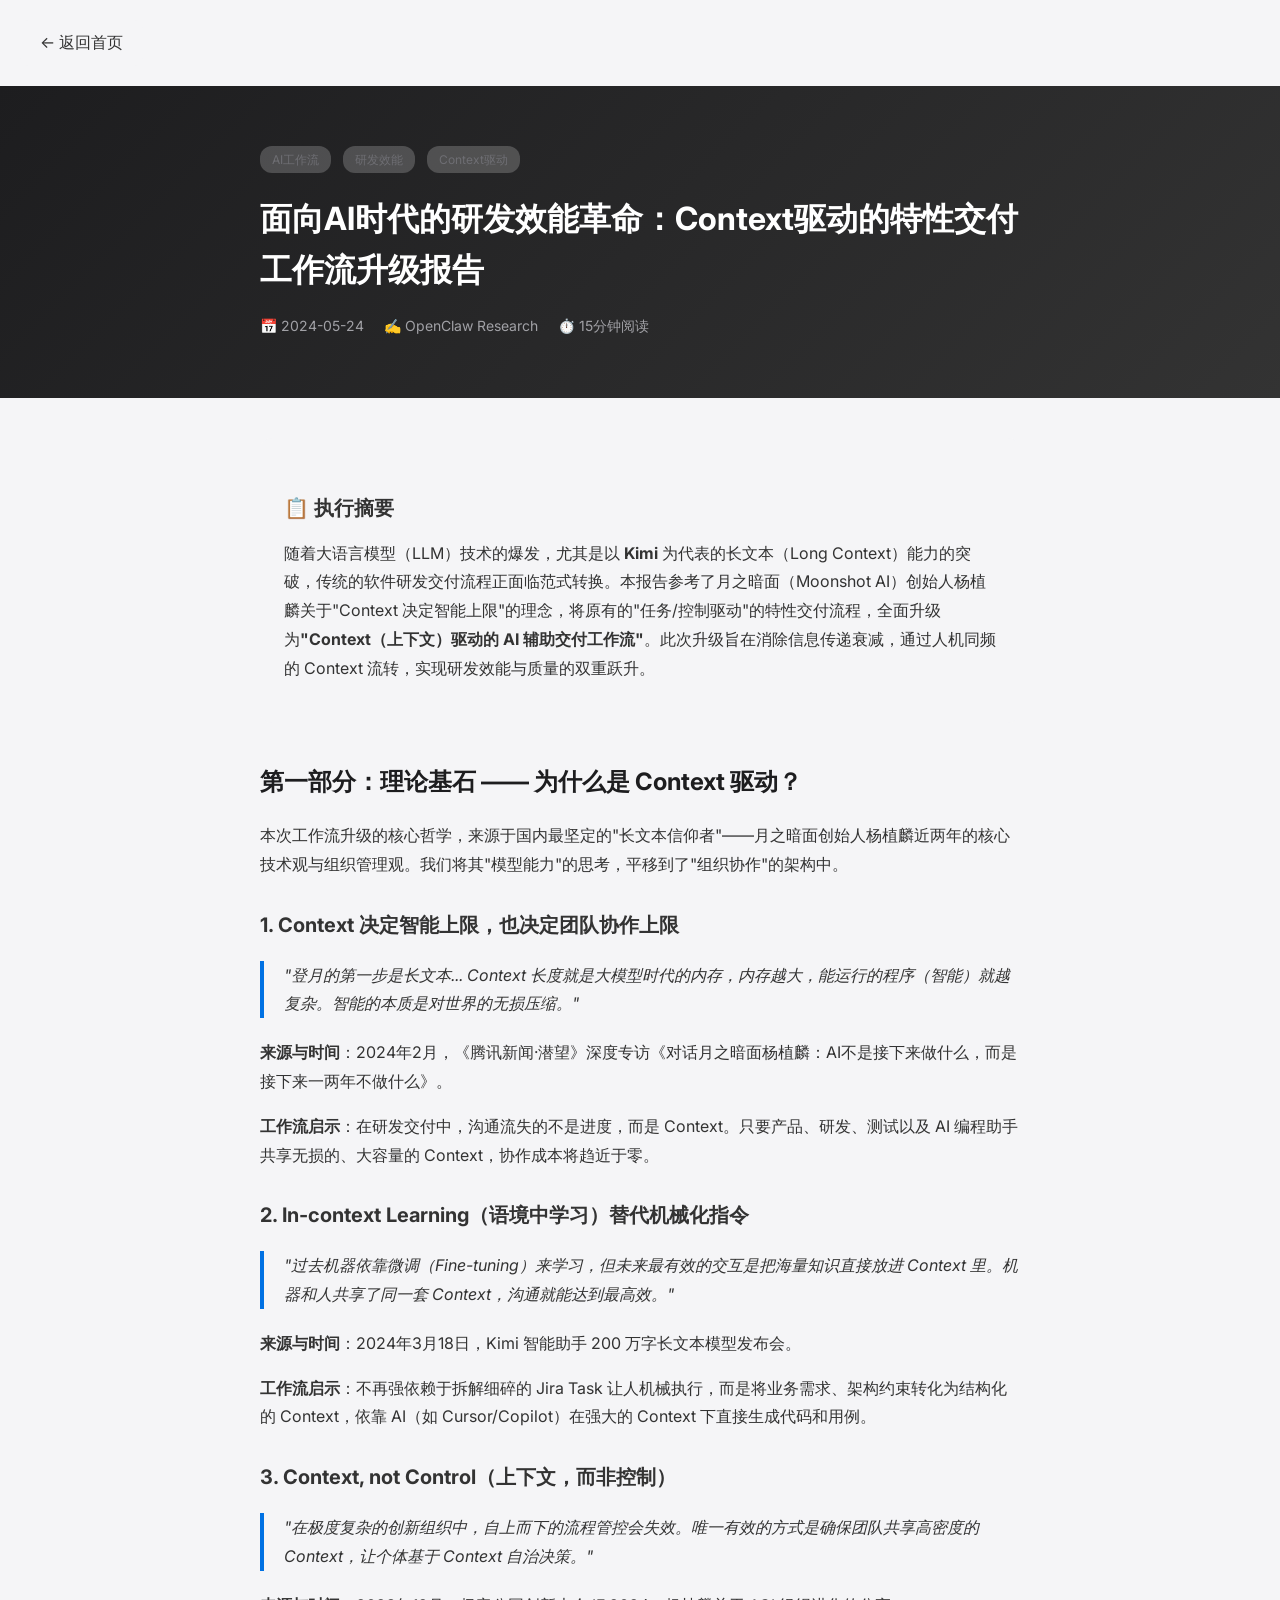
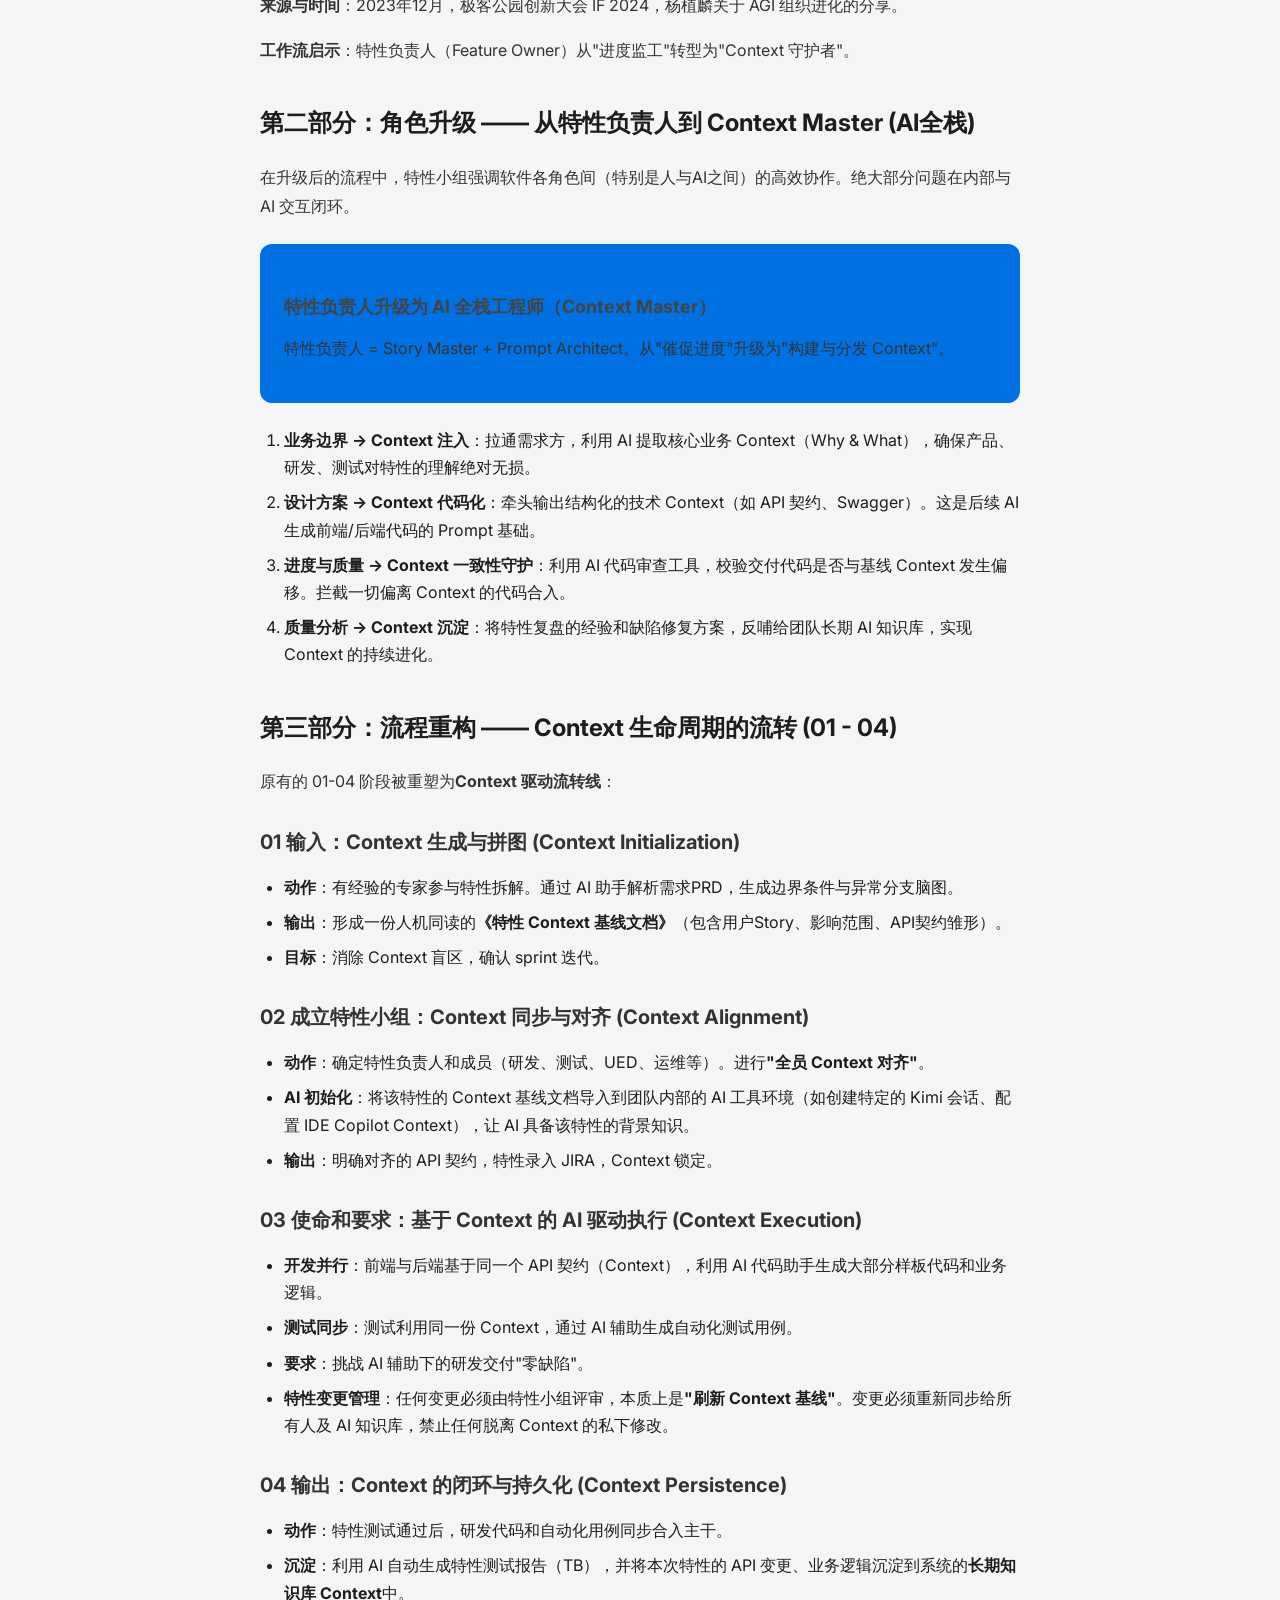
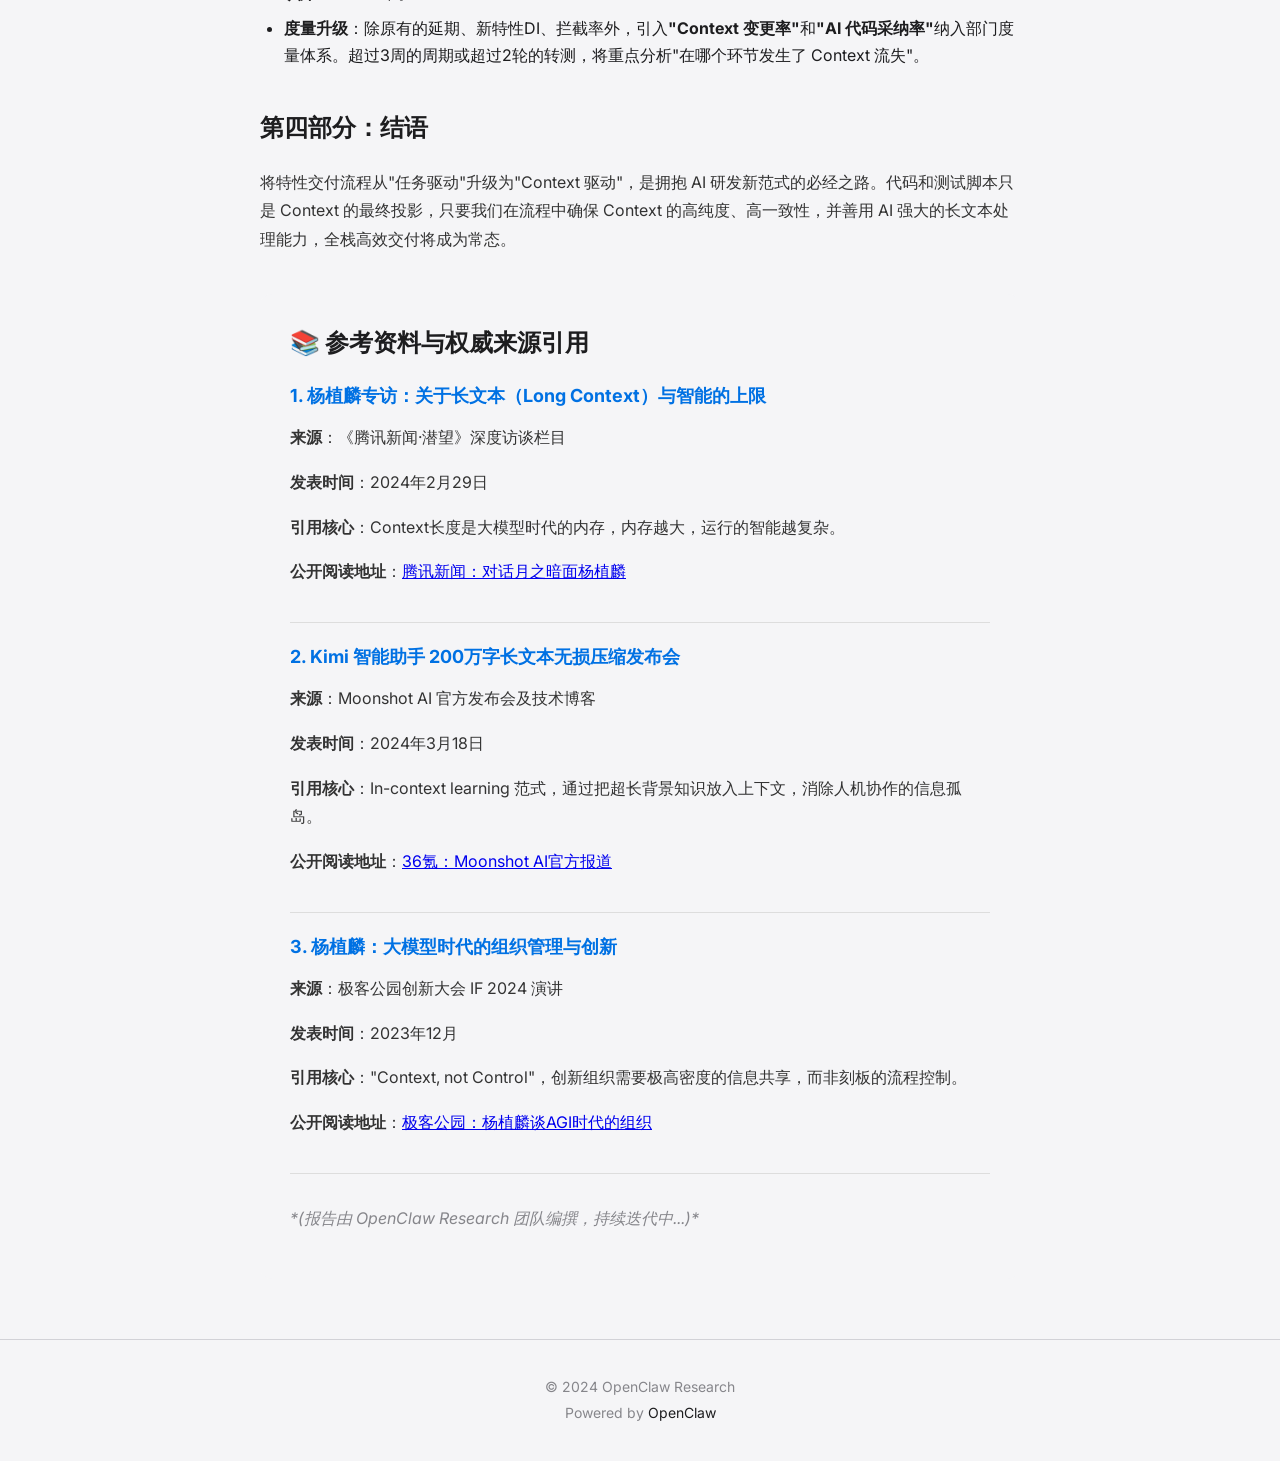
<file: articles/context-driven-dev-workflow-20240524.html>
<!DOCTYPE html>
<html lang="zh-CN">
<head>
    <meta charset="UTF-8">
    <meta name="viewport" content="width=device-width, initial-scale=1.0">
    <title>面向AI时代的研发效能革命：Context驱动的特性交付工作流升级报告 | OpenClaw Research</title>
    <link rel="stylesheet" href="../assets/css/style.css">
    <link href="https://fonts.googleapis.com/css2?family=Inter:wght@400;500;600;700&display=swap" rel="stylesheet">
    <style>
        .article-header {
            background: linear-gradient(135deg, #1d1d1f 0%, #333 100%);
            color: #fff;
            padding: 60px 0;
            margin-bottom: 40px;
        }
        .article-meta {
            display: flex;
            gap: 20px;
            margin-top: 20px;
            font-size: 14px;
            color: #a1a1a6;
        }
        .article-content {
            max-width: 800px;
            margin: 0 auto;
            padding: 0 20px 60px;
        }
        .article-content h2 {
            font-size: 24px;
            margin-top: 40px;
            margin-bottom: 20px;
            color: #1d1d1f;
        }
        .article-content h3 {
            font-size: 20px;
            margin-top: 30px;
            margin-bottom: 15px;
            color: #333;
        }
        .article-content h4 {
            font-size: 18px;
            margin-top: 25px;
            margin-bottom: 12px;
            color: #444;
        }
        .article-content p {
            line-height: 1.8;
            margin-bottom: 16px;
            color: #333;
        }
        .article-content blockquote {
            border-left: 4px solid #0071e3;
            padding-left: 20px;
            margin: 20px 0;
            color: #555;
            font-style: italic;
        }
        .article-content ul, .article-content ol {
            margin: 16px 0;
            padding-left: 24px;
        }
        .article-content li {
            margin-bottom: 8px;
            line-height: 1.7;
        }
        .highlight-box {
            background: #f5f5f7;
            padding: 24px;
            border-radius: 12px;
            margin: 24px 0;
        }
        .quote-box {
            background: #0071e3;
            color: #fff;
            padding: 24px;
            border-radius: 12px;
            margin: 24px 0;
        }
        .quote-box .source {
            margin-top: 12px;
            font-size: 14px;
            opacity: 0.9;
        }
        .tag {
            display: inline-block;
            background: rgba(255,255,255,0.2);
            padding: 4px 12px;
            border-radius: 12px;
            font-size: 12px;
            margin-right: 8px;
        }
        .references {
            background: #f5f5f7;
            padding: 30px;
            border-radius: 12px;
            margin-top: 40px;
        }
        .references h2 {
            margin-top: 0;
        }
        .ref-item {
            margin-bottom: 20px;
            padding-bottom: 20px;
            border-bottom: 1px solid #ddd;
        }
        .ref-item:last-child {
            border-bottom: none;
        }
        .ref-item h4 {
            margin-top: 0;
            color: #0071e3;
        }
        .back-btn {
            display: inline-block;
            margin: 20px;
            padding: 10px 20px;
            background: #f5f5f7;
            border-radius: 8px;
            text-decoration: none;
            color: #333;
        }
    </style>
</head>
<body>
    <a href="../index.html" class="back-btn">← 返回首页</a>

    <header class="article-header">
        <div class="article-content" style="padding-bottom: 0;">
            <div class="tag">AI工作流</div>
            <div class="tag">研发效能</div>
            <div class="tag">Context驱动</div>
            <h1 style="font-size: 32px; margin-top: 20px;">面向AI时代的研发效能革命：Context驱动的特性交付工作流升级报告</h1>
            <div class="article-meta">
                <span>📅 2024-05-24</span>
                <span>✍️ OpenClaw Research</span>
                <span>⏱️ 15分钟阅读</span>
            </div>
        </div>
    </header>

    <article class="article-content">
        <div class="highlight-box">
            <h3>📋 执行摘要</h3>
            <p>随着大语言模型（LLM）技术的爆发，尤其是以 <strong>Kimi</strong> 为代表的长文本（Long Context）能力的突破，传统的软件研发交付流程正面临范式转换。本报告参考了月之暗面（Moonshot AI）创始人杨植麟关于"Context 决定智能上限"的理念，将原有的"任务/控制驱动"的特性交付流程，全面升级为<strong>"Context（上下文）驱动的 AI 辅助交付工作流"</strong>。此次升级旨在消除信息传递衰减，通过人机同频的 Context 流转，实现研发效能与质量的双重跃升。</p>
        </div>

        <h2>第一部分：理论基石 —— 为什么是 Context 驱动？</h2>
        <p>本次工作流升级的核心哲学，来源于国内最坚定的"长文本信仰者"——月之暗面创始人杨植麟近两年的核心技术观与组织管理观。我们将其"模型能力"的思考，平移到了"组织协作"的架构中。</p>

        <h3>1. Context 决定智能上限，也决定团队协作上限</h3>
        <blockquote>
            <p>"登月的第一步是长文本... Context 长度就是大模型时代的内存，内存越大，能运行的程序（智能）就越复杂。智能的本质是对世界的无损压缩。"</p>
        </blockquote>
        <p><strong>来源与时间</strong>：2024年2月，《腾讯新闻·潜望》深度专访《对话月之暗面杨植麟：AI不是接下来做什么，而是接下来一两年不做什么》。</p>
        <p><strong>工作流启示</strong>：在研发交付中，沟通流失的不是进度，而是 Context。只要产品、研发、测试以及 AI 编程助手共享无损的、大容量的 Context，协作成本将趋近于零。</p>

        <h3>2. In-context Learning（语境中学习）替代机械化指令</h3>
        <blockquote>
            <p>"过去机器依靠微调（Fine-tuning）来学习，但未来最有效的交互是把海量知识直接放进 Context 里。机器和人共享了同一套 Context，沟通就能达到最高效。"</p>
        </blockquote>
        <p><strong>来源与时间</strong>：2024年3月18日，Kimi 智能助手 200 万字长文本模型发布会。</p>
        <p><strong>工作流启示</strong>：不再强依赖于拆解细碎的 Jira Task 让人机械执行，而是将业务需求、架构约束转化为结构化的 Context，依靠 AI（如 Cursor/Copilot）在强大的 Context 下直接生成代码和用例。</p>

        <h3>3. Context, not Control（上下文，而非控制）</h3>
        <blockquote>
            <p>"在极度复杂的创新组织中，自上而下的流程管控会失效。唯一有效的方式是确保团队共享高密度的 Context，让个体基于 Context 自治决策。"</p>
        </blockquote>
        <p><strong>来源与时间</strong>：2023年12月，极客公园创新大会 IF 2024，杨植麟关于 AGI 组织进化的分享。</p>
        <p><strong>工作流启示</strong>：特性负责人（Feature Owner）从"进度监工"转型为"Context 守护者"。</p>

        <h2>第二部分：角色升级 —— 从特性负责人到 Context Master (AI全栈)</h2>
        <p>在升级后的流程中，特性小组强调软件各角色间（特别是人与AI之间）的高效协作。绝大部分问题在内部与 AI 交互闭环。</p>

        <div class="quote-box">
            <h4>特性负责人升级为 AI 全栈工程师（Context Master）</h4>
            <p>特性负责人 = Story Master + Prompt Architect。从"催促进度"升级为"构建与分发 Context"。</p>
        </div>

        <ol>
            <li><strong>业务边界 -> Context 注入</strong>：拉通需求方，利用 AI 提取核心业务 Context（Why & What），确保产品、研发、测试对特性的理解绝对无损。</li>
            <li><strong>设计方案 -> Context 代码化</strong>：牵头输出结构化的技术 Context（如 API 契约、Swagger）。这是后续 AI 生成前端/后端代码的 Prompt 基础。</li>
            <li><strong>进度与质量 -> Context 一致性守护</strong>：利用 AI 代码审查工具，校验交付代码是否与基线 Context 发生偏移。拦截一切偏离 Context 的代码合入。</li>
            <li><strong>质量分析 -> Context 沉淀</strong>：将特性复盘的经验和缺陷修复方案，反哺给团队长期 AI 知识库，实现 Context 的持续进化。</li>
        </ol>

        <h2>第三部分：流程重构 —— Context 生命周期的流转 (01 - 04)</h2>
        <p>原有的 01-04 阶段被重塑为<strong>Context 驱动流转线</strong>：</p>

        <h3>01 输入：Context 生成与拼图 (Context Initialization)</h3>
        <ul>
            <li><strong>动作</strong>：有经验的专家参与特性拆解。通过 AI 助手解析需求PRD，生成边界条件与异常分支脑图。</li>
            <li><strong>输出</strong>：形成一份人机同读的<strong>《特性 Context 基线文档》</strong>（包含用户Story、影响范围、API契约雏形）。</li>
            <li><strong>目标</strong>：消除 Context 盲区，确认 sprint 迭代。</li>
        </ul>

        <h3>02 成立特性小组：Context 同步与对齐 (Context Alignment)</h3>
        <ul>
            <li><strong>动作</strong>：确定特性负责人和成员（研发、测试、UED、运维等）。进行<strong>"全员 Context 对齐"</strong>。</li>
            <li><strong>AI 初始化</strong>：将该特性的 Context 基线文档导入到团队内部的 AI 工具环境（如创建特定的 Kimi 会话、配置 IDE Copilot Context），让 AI 具备该特性的背景知识。</li>
            <li><strong>输出</strong>：明确对齐的 API 契约，特性录入 JIRA，Context 锁定。</li>
        </ul>

        <h3>03 使命和要求：基于 Context 的 AI 驱动执行 (Context Execution)</h3>
        <ul>
            <li><strong>开发并行</strong>：前端与后端基于同一个 API 契约（Context），利用 AI 代码助手生成大部分样板代码和业务逻辑。</li>
            <li><strong>测试同步</strong>：测试利用同一份 Context，通过 AI 辅助生成自动化测试用例。</li>
            <li><strong>要求</strong>：挑战 AI 辅助下的研发交付"零缺陷"。</li>
            <li><strong>特性变更管理</strong>：任何变更必须由特性小组评审，本质上是<strong>"刷新 Context 基线"</strong>。变更必须重新同步给所有人及 AI 知识库，禁止任何脱离 Context 的私下修改。</li>
        </ul>

        <h3>04 输出：Context 的闭环与持久化 (Context Persistence)</h3>
        <ul>
            <li><strong>动作</strong>：特性测试通过后，研发代码和自动化用例同步合入主干。</li>
            <li><strong>沉淀</strong>：利用 AI 自动生成特性测试报告（TB），并将本次特性的 API 变更、业务逻辑沉淀到系统的<strong>长期知识库 Context</strong>中。</li>
            <li><strong>度量升级</strong>：除原有的延期、新特性DI、拦截率外，引入<strong>"Context 变更率"</strong>和<strong>"AI 代码采纳率"</strong>纳入部门度量体系。超过3周的周期或超过2轮的转测，将重点分析"在哪个环节发生了 Context 流失"。</li>
        </ul>

        <h2>第四部分：结语</h2>
        <p>将特性交付流程从"任务驱动"升级为"Context 驱动"，是拥抱 AI 研发新范式的必经之路。代码和测试脚本只是 Context 的最终投影，只要我们在流程中确保 Context 的高纯度、高一致性，并善用 AI 强大的长文本处理能力，全栈高效交付将成为常态。</p>

        <div class="references">
            <h2>📚 参考资料与权威来源引用</h2>

            <div class="ref-item">
                <h4>1. 杨植麟专访：关于长文本（Long Context）与智能的上限</h4>
                <p><strong>来源</strong>：《腾讯新闻·潜望》深度访谈栏目</p>
                <p><strong>发表时间</strong>：2024年2月29日</p>
                <p><strong>引用核心</strong>：Context长度是大模型时代的内存，内存越大，运行的智能越复杂。</p>
                <p><strong>公开阅读地址</strong>：<a href="https://new.qq.com/rain/a/20240229A09H5800" target="_blank">腾讯新闻：对话月之暗面杨植麟</a></p>
            </div>

            <div class="ref-item">
                <h4>2. Kimi 智能助手 200万字长文本无损压缩发布会</h4>
                <p><strong>来源</strong>：Moonshot AI 官方发布会及技术博客</p>
                <p><strong>发表时间</strong>：2024年3月18日</p>
                <p><strong>引用核心</strong>：In-context learning 范式，通过把超长背景知识放入上下文，消除人机协作的信息孤岛。</p>
                <p><strong>公开阅读地址</strong>：<a href="https://36kr.com/p/2693897711910657" target="_blank">36氪：Moonshot AI官方报道</a></p>
            </div>

            <div class="ref-item">
                <h4>3. 杨植麟：大模型时代的组织管理与创新</h4>
                <p><strong>来源</strong>：极客公园创新大会 IF 2024 演讲</p>
                <p><strong>发表时间</strong>：2023年12月</p>
                <p><strong>引用核心</strong>："Context, not Control"，创新组织需要极高密度的信息共享，而非刻板的流程控制。</p>
                <p><strong>公开阅读地址</strong>：<a href="https://www.geekpark.net/news/331560" target="_blank">极客公园：杨植麟谈AGI时代的组织</a></p>
            </div>

            <p style="margin-top: 30px; color: #86868b; font-style: italic;">*(报告由 OpenClaw Research 团队编撰，持续迭代中...)*</p>
        </div>
    </article>

    <footer class="footer">
        <div class="footer-content">
            <p>© 2024 OpenClaw Research</p>
            <p>Powered by <a href="https://openclaw.ai" target="_blank">OpenClaw</a></p>
        </div>
    </footer>
</body>
</html>
</file>
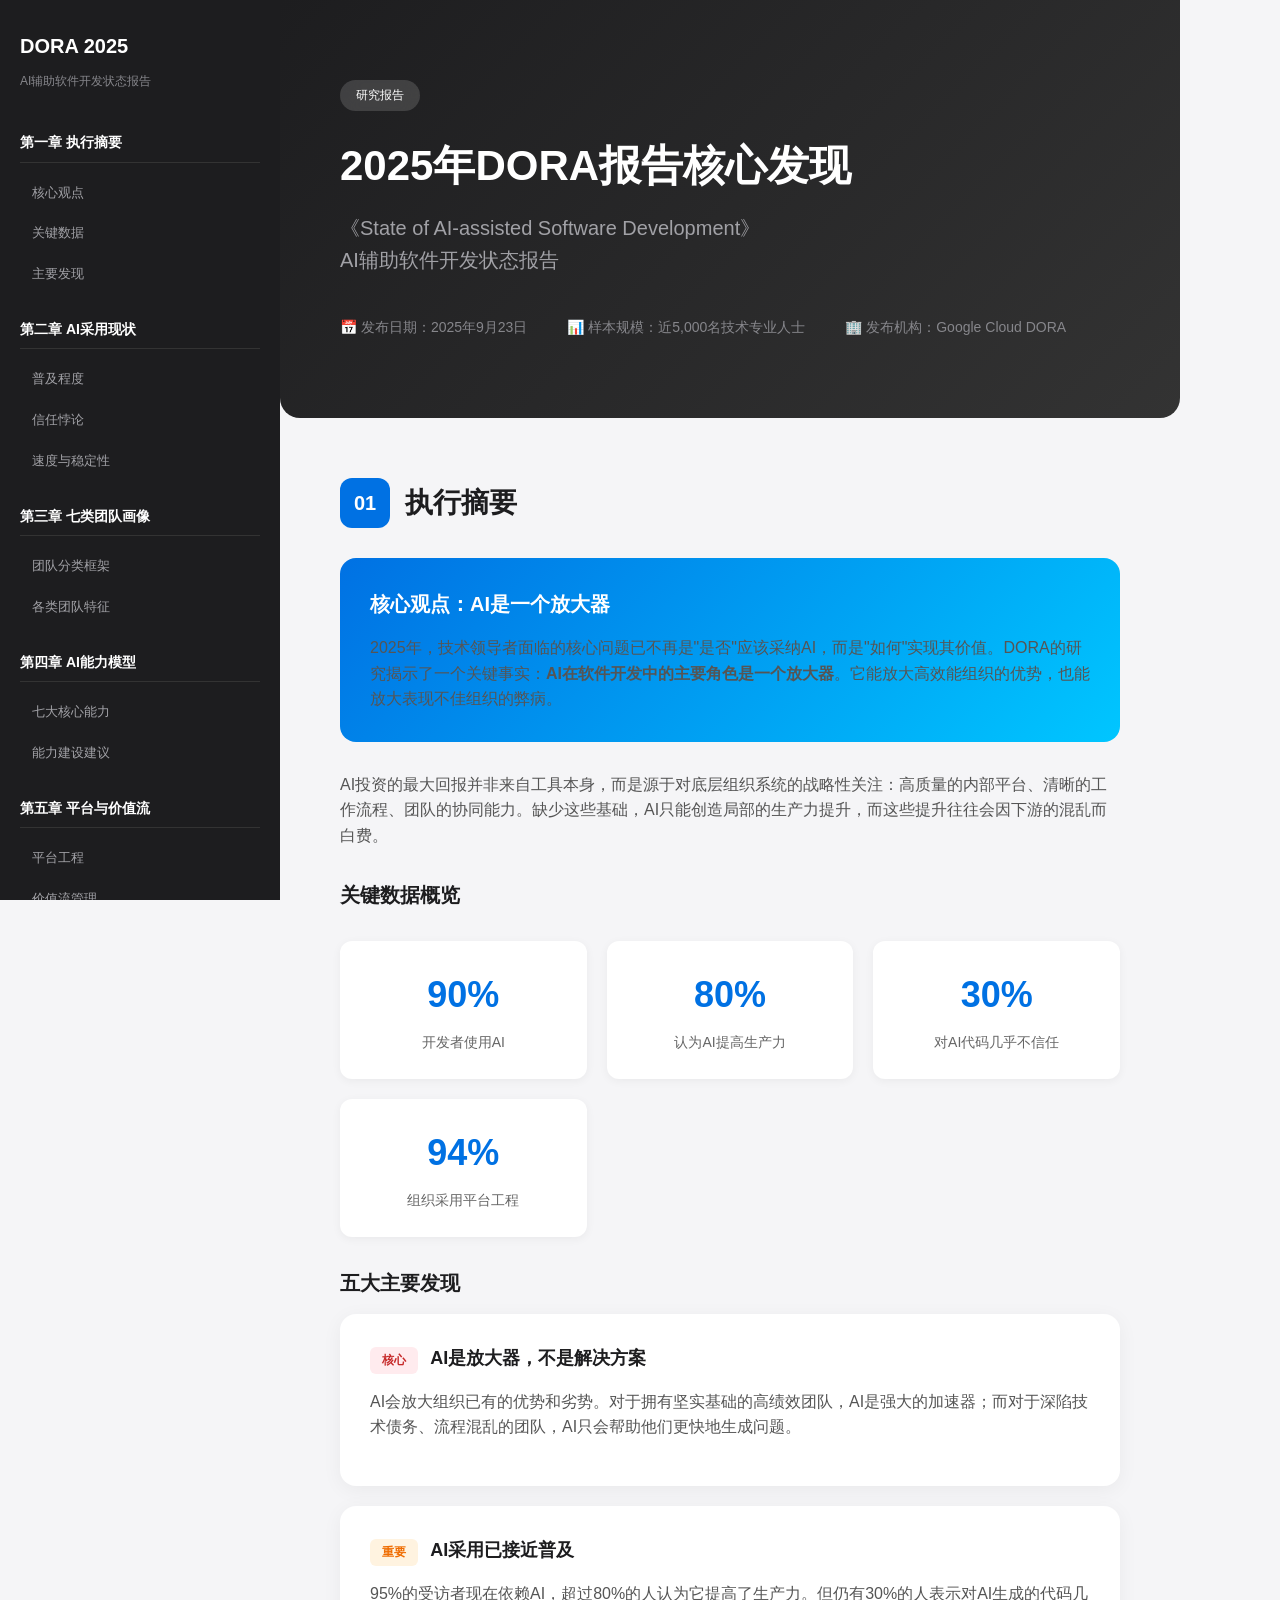
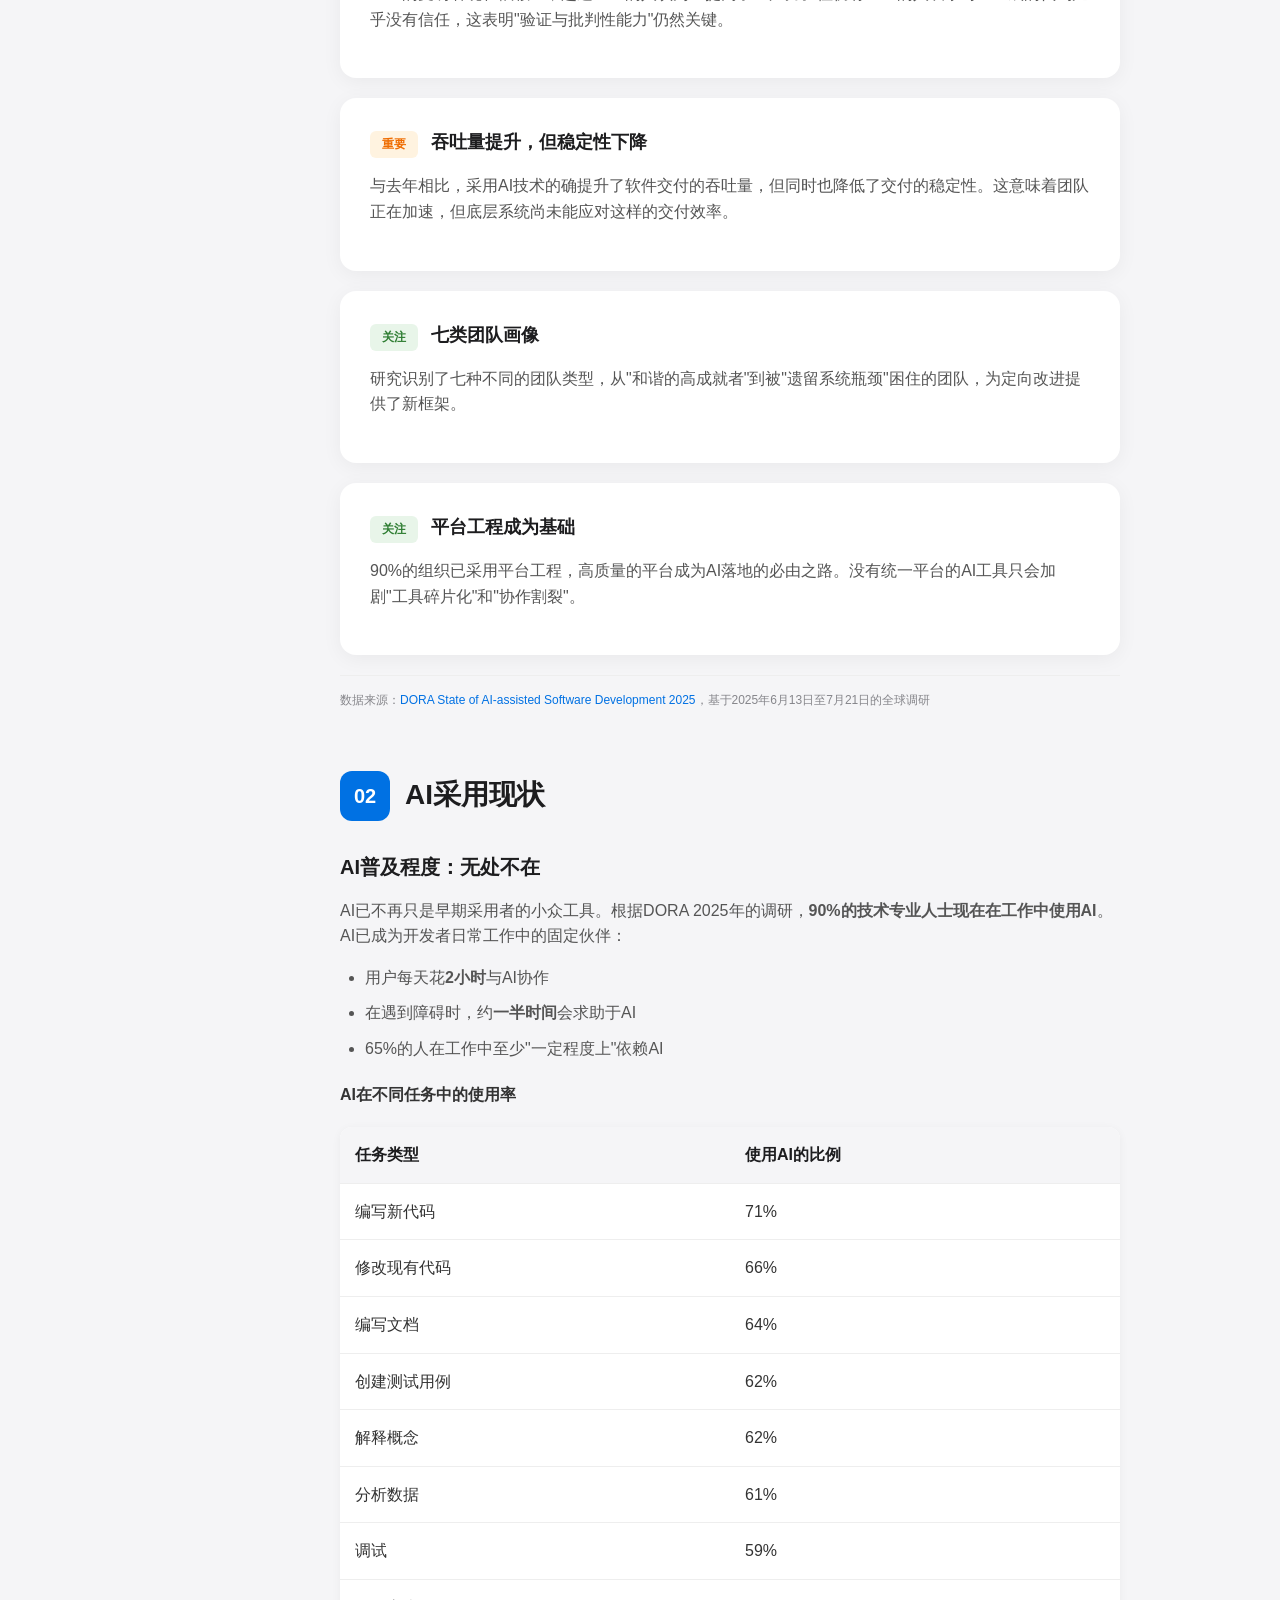
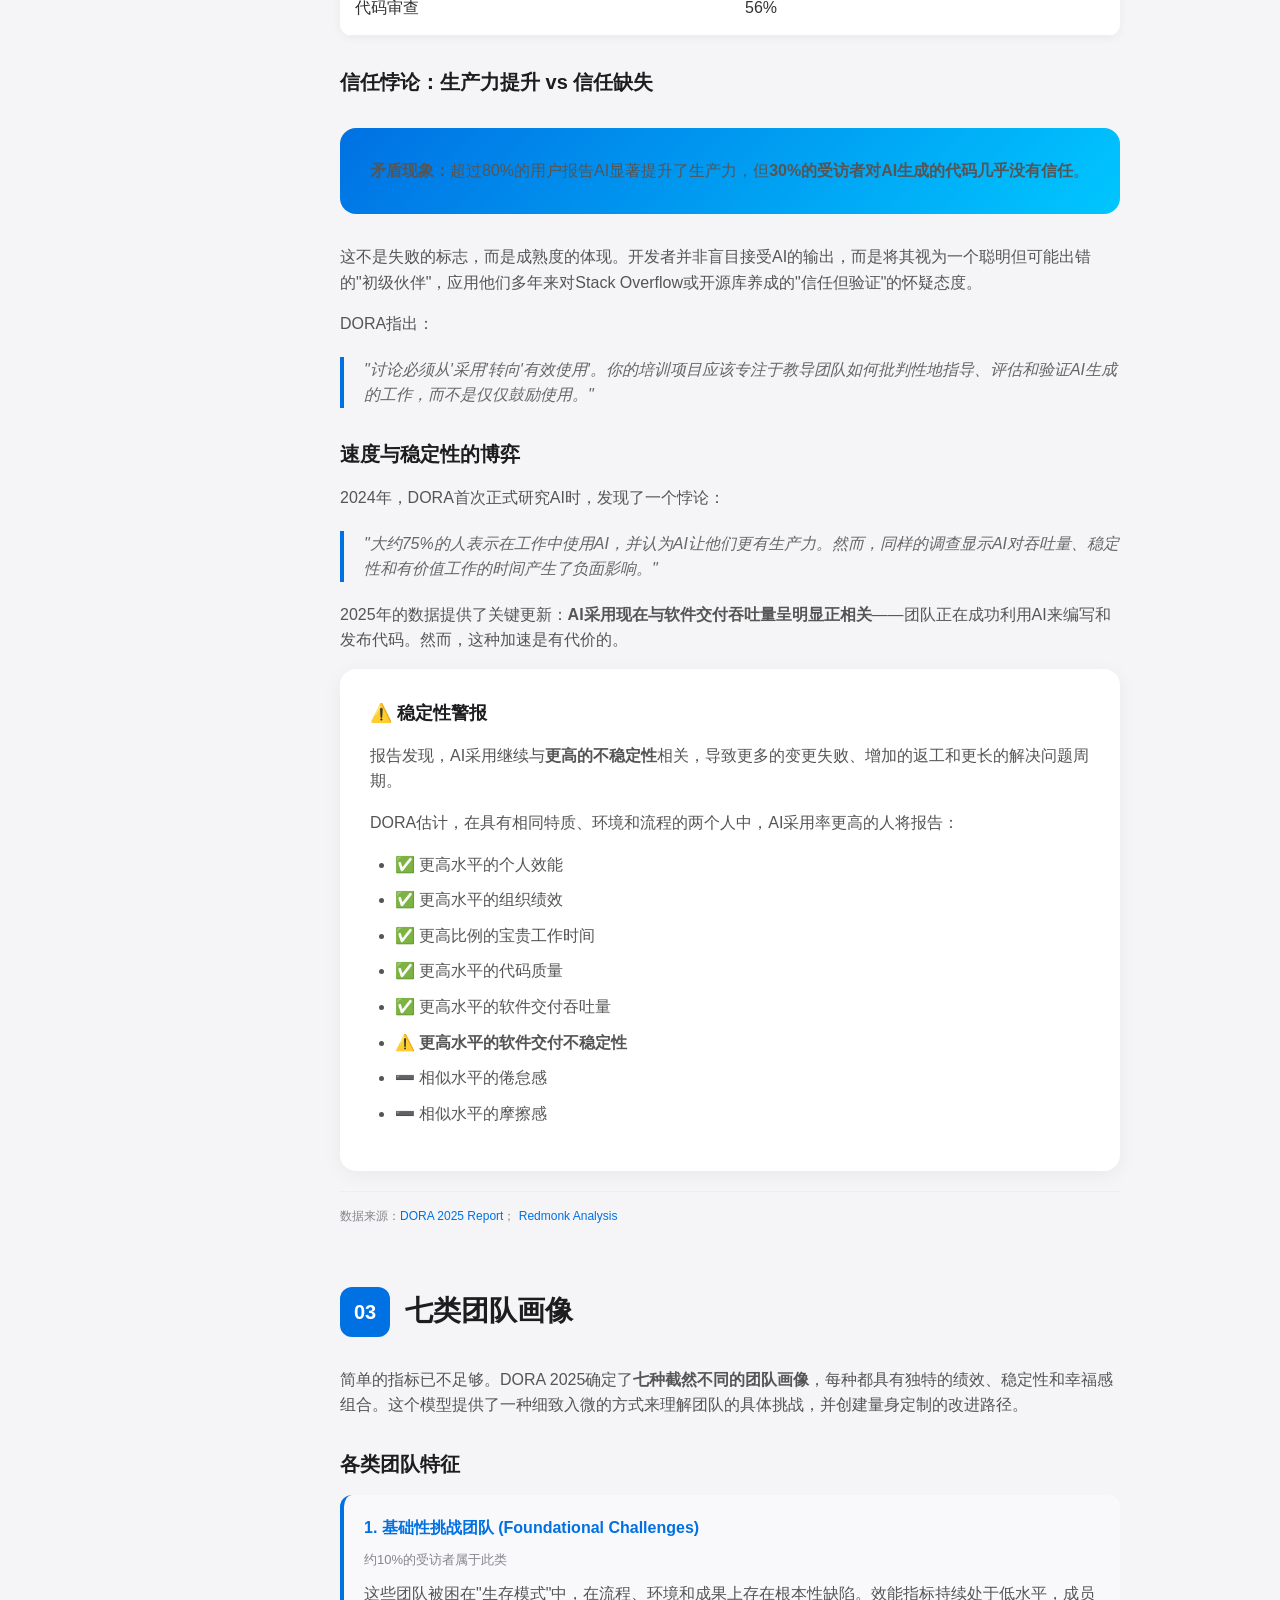
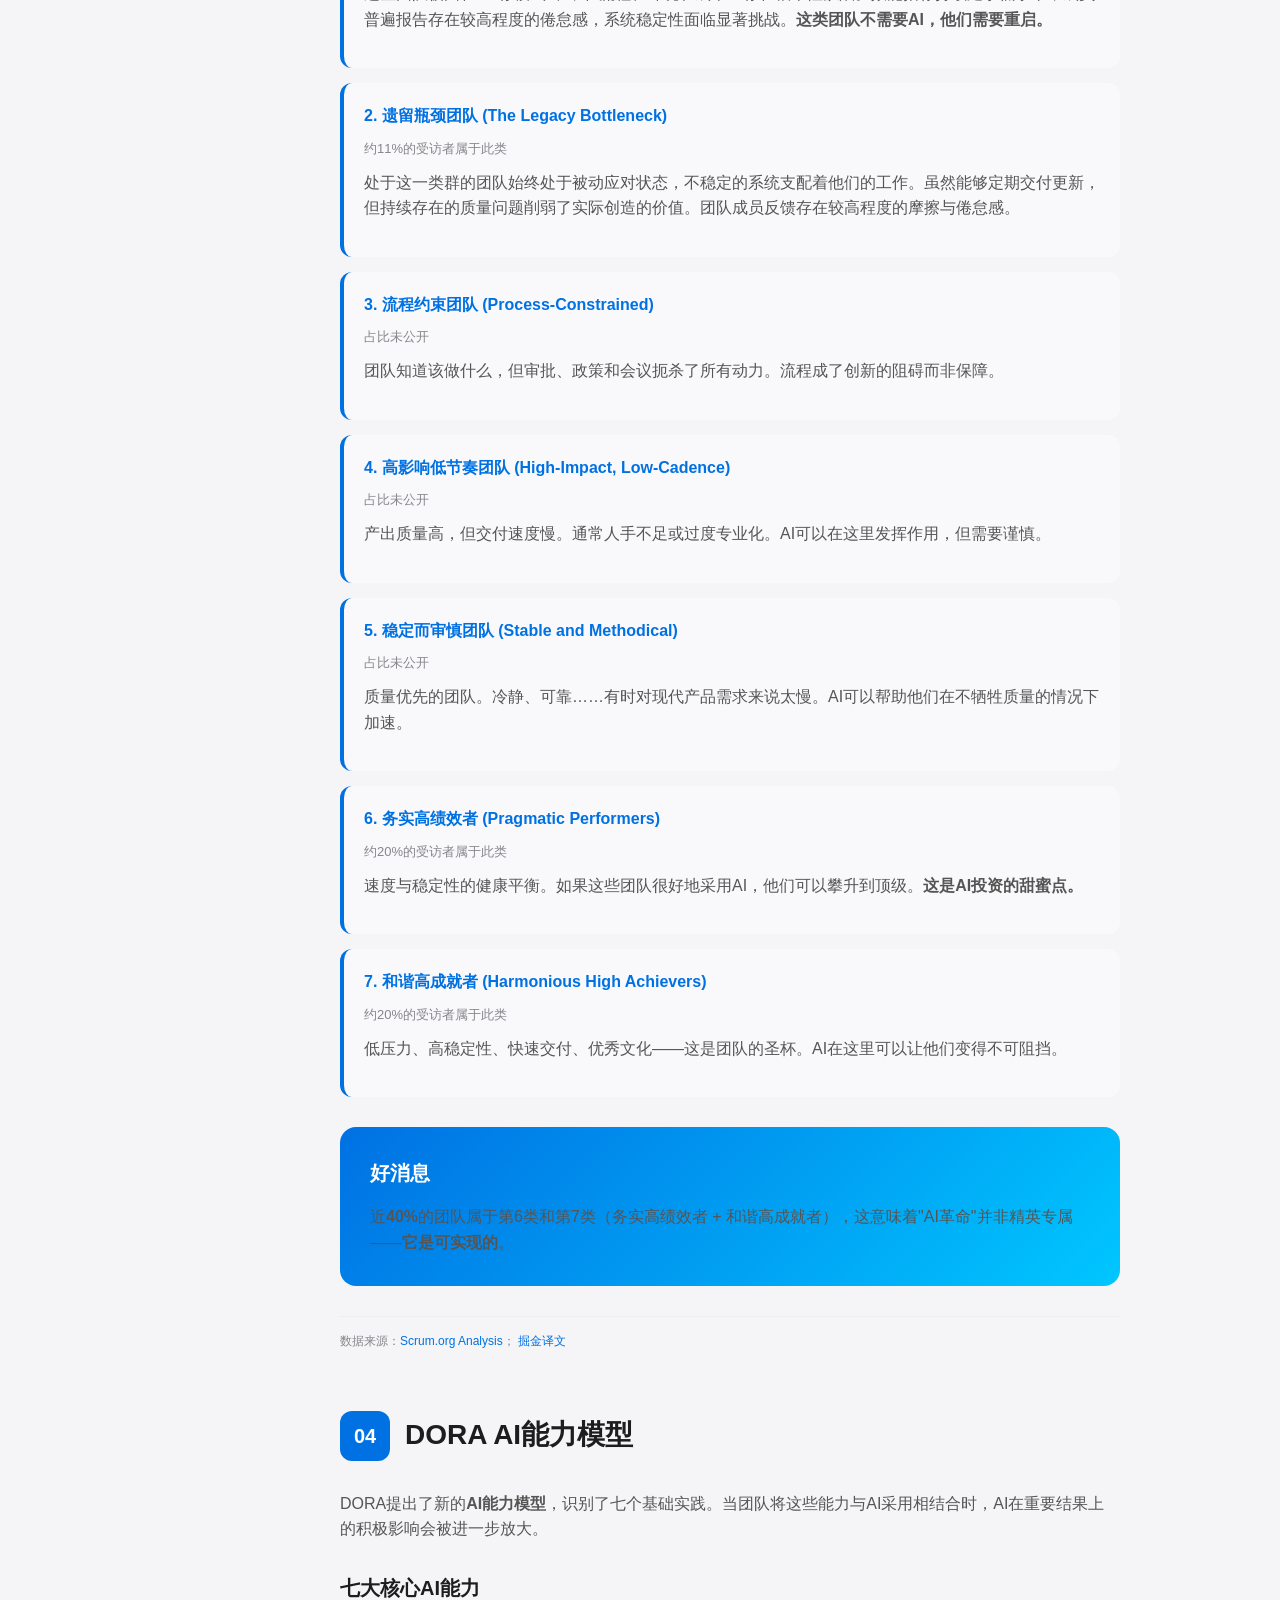
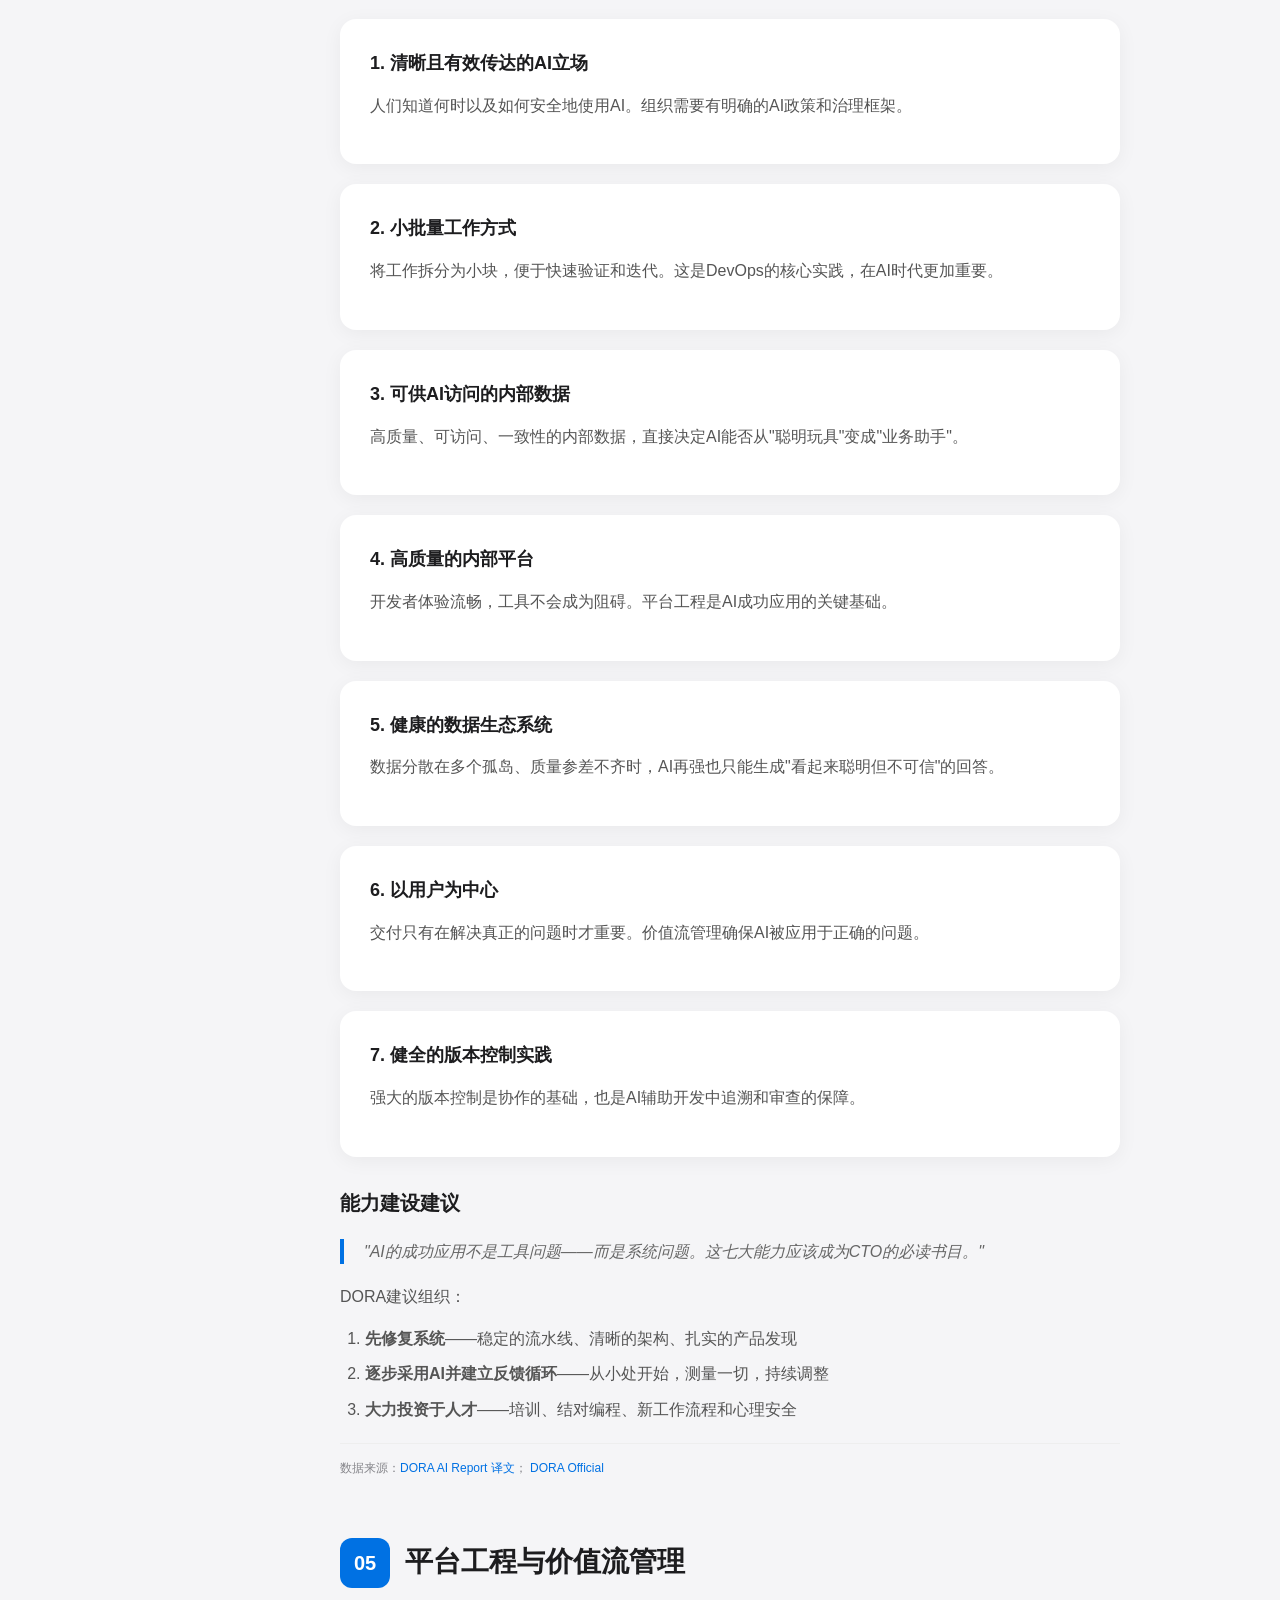
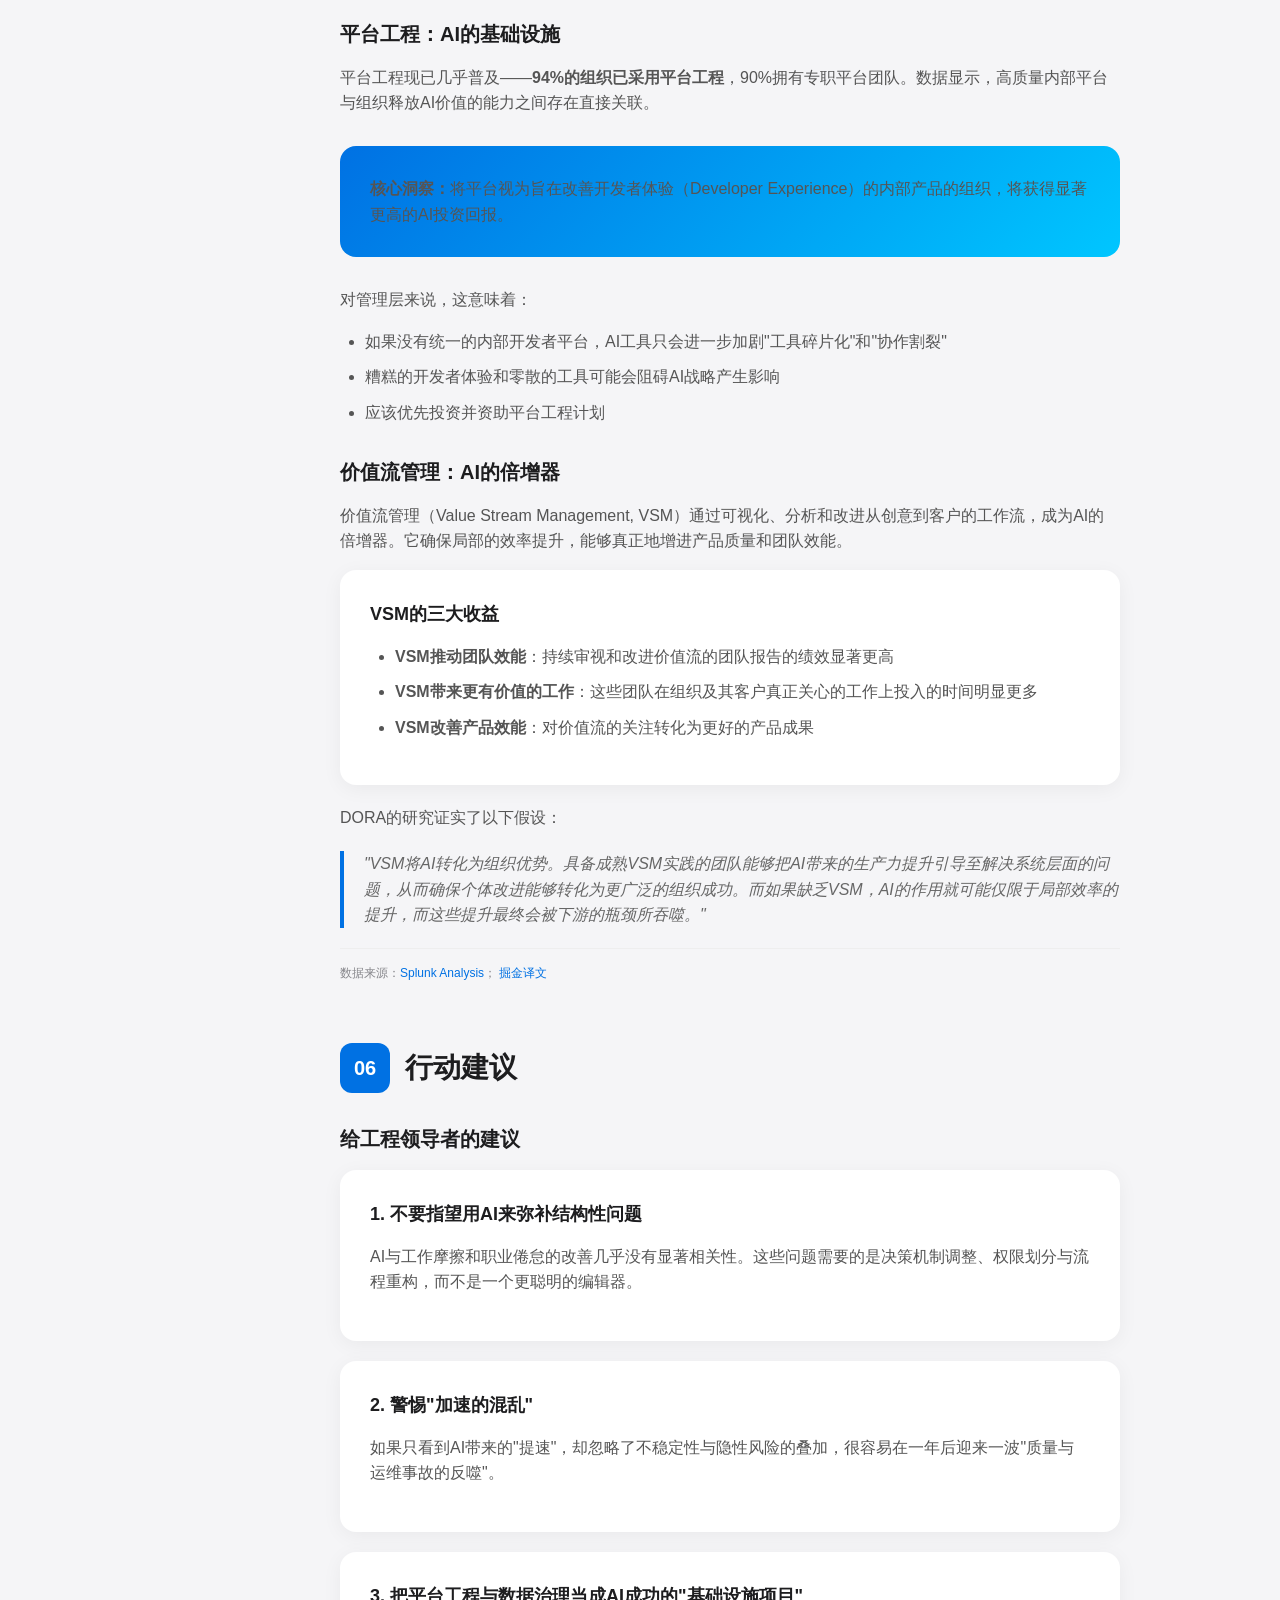
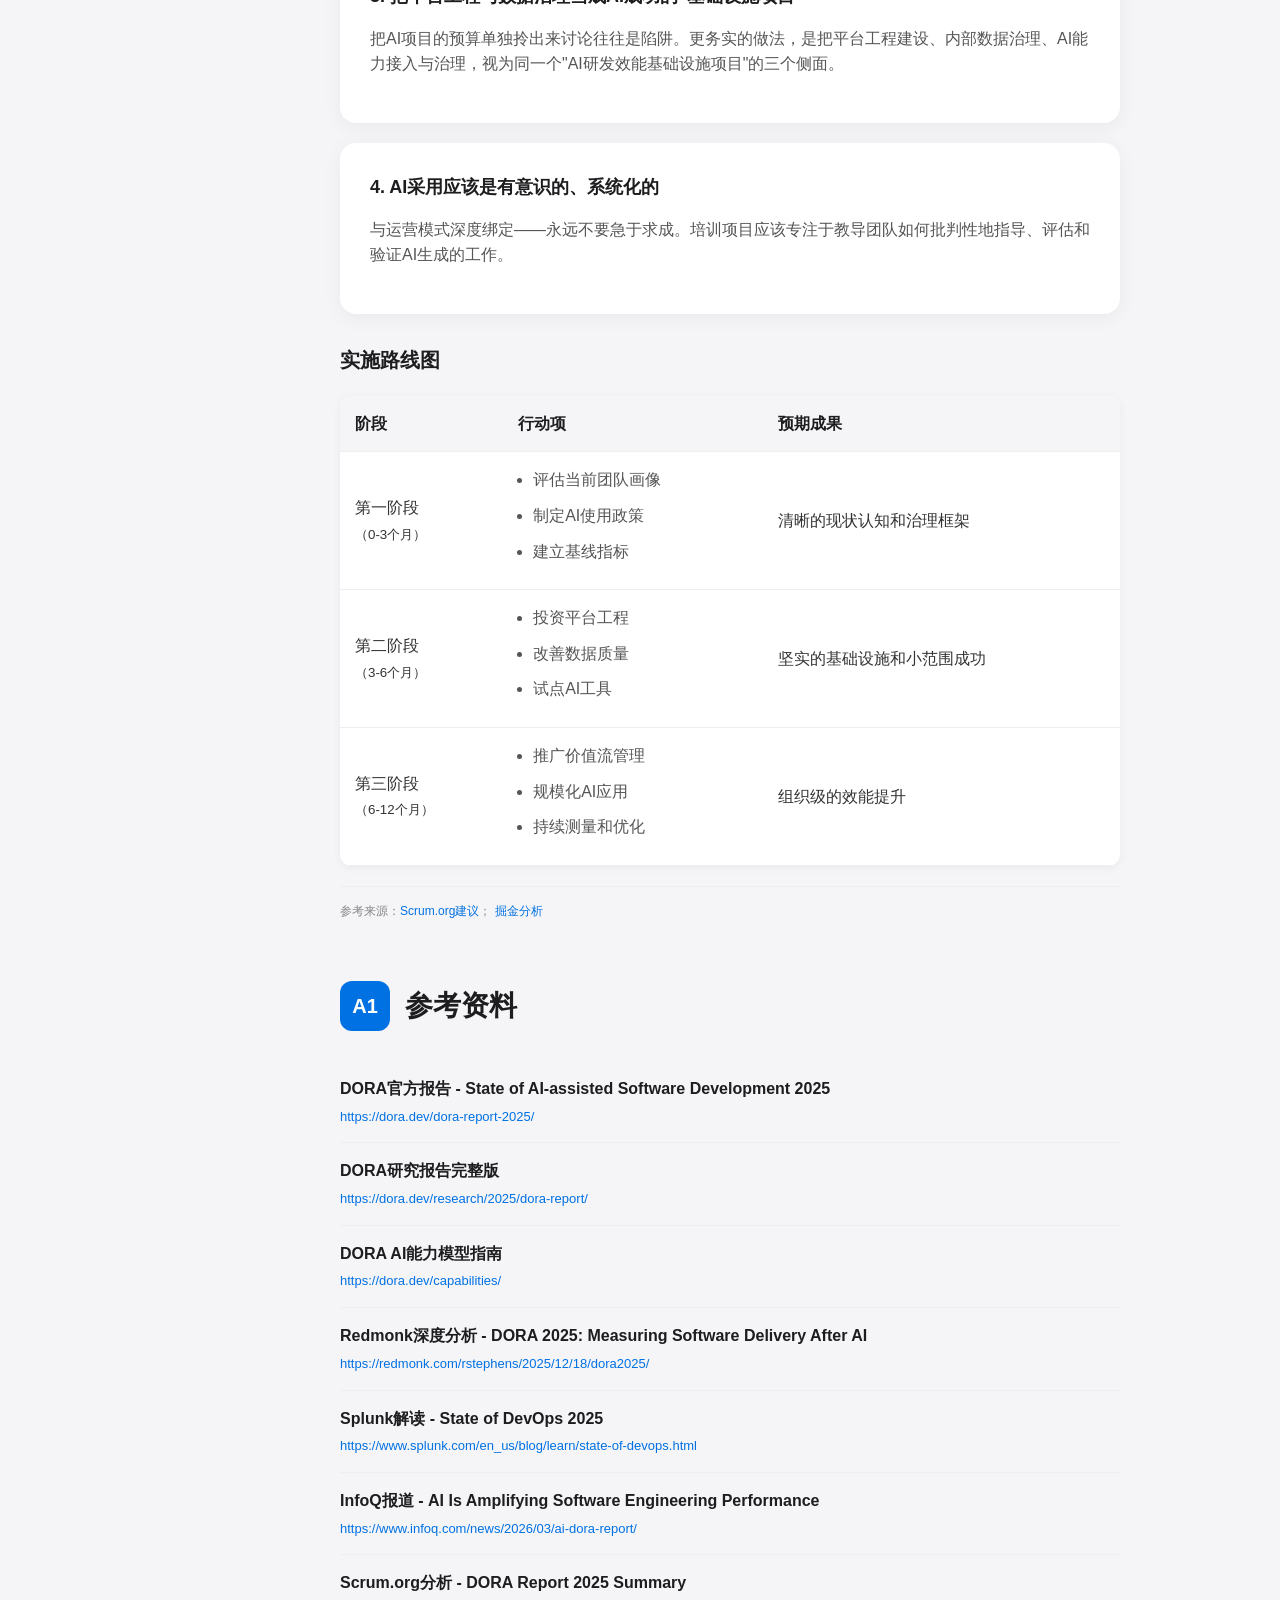
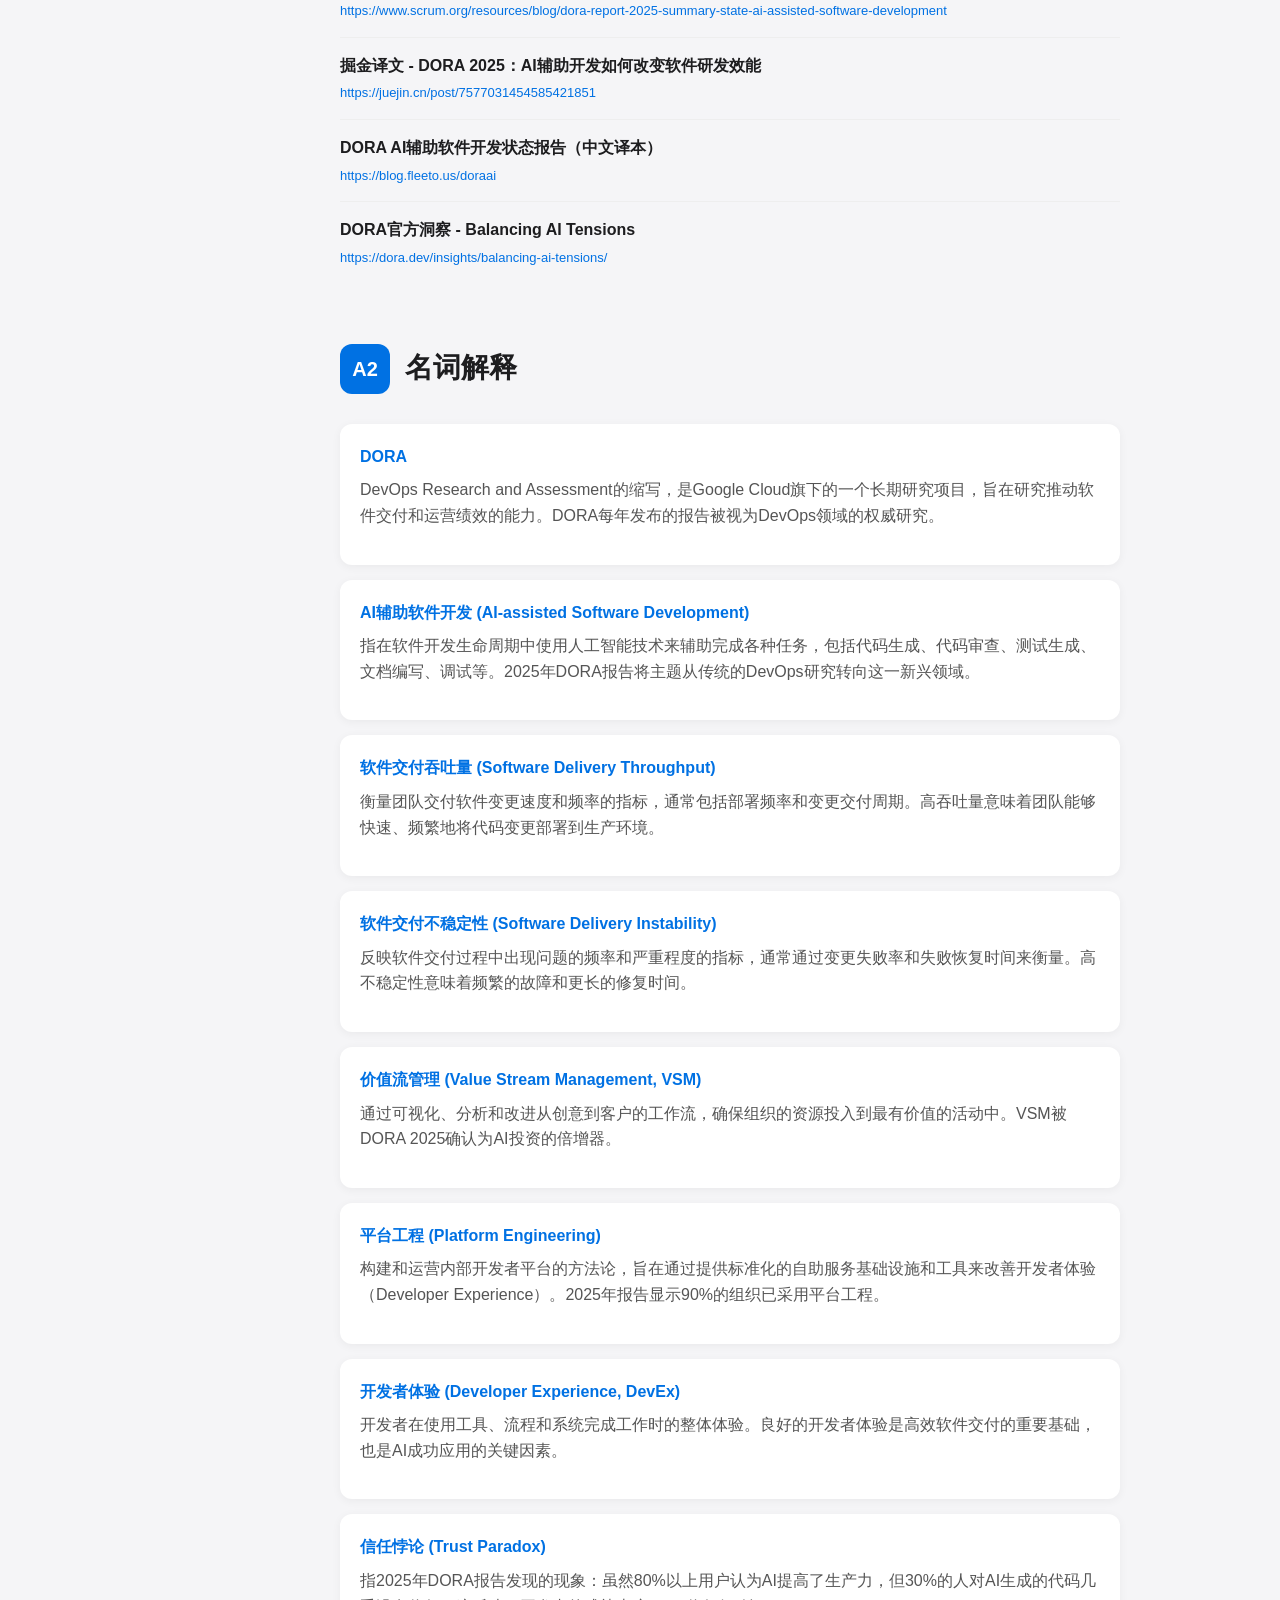
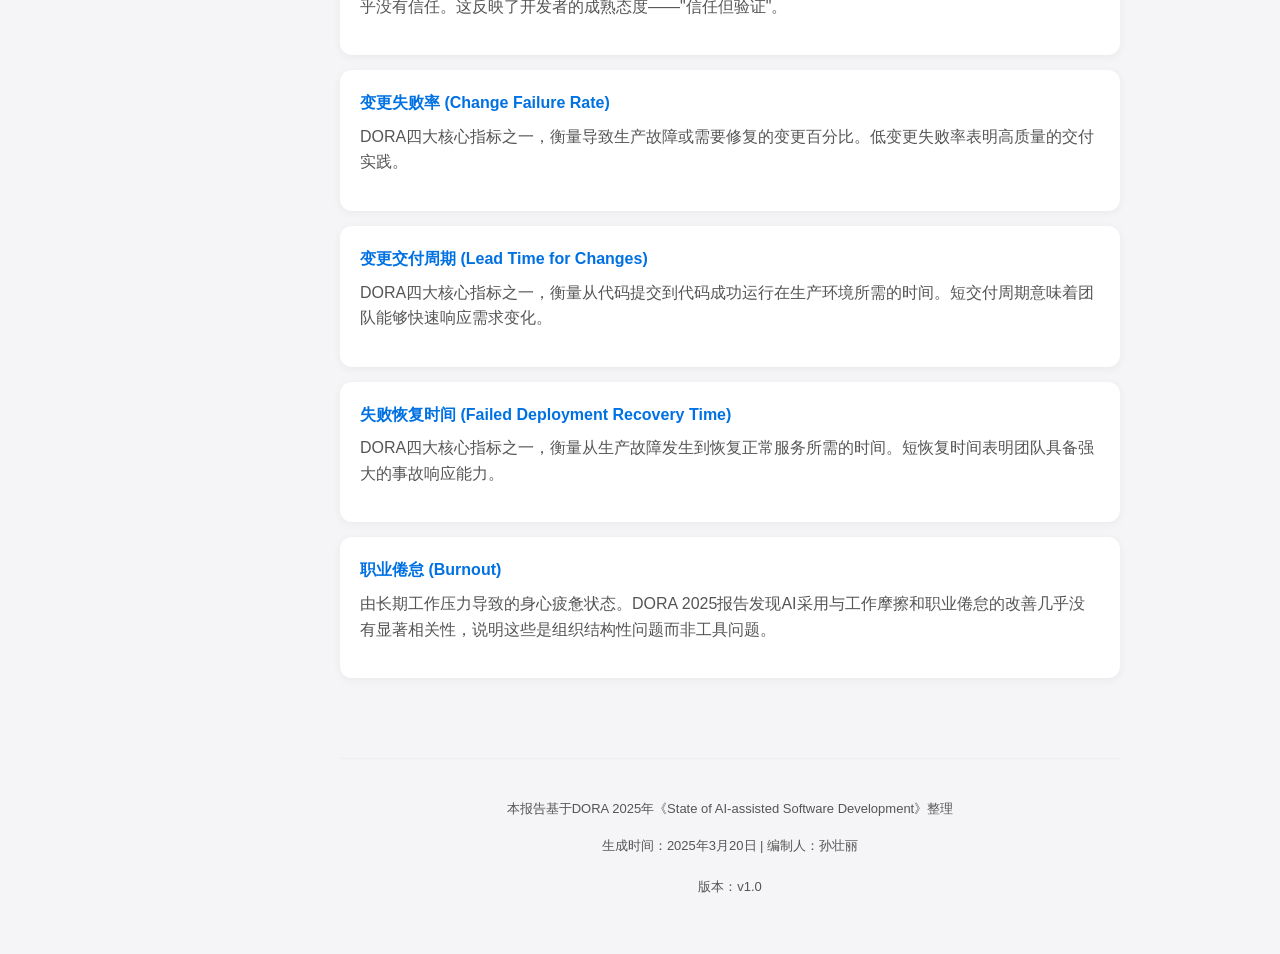
<file: articles/dora-report-2025.html>
<!DOCTYPE html>
<html lang="zh-CN">
<head>
    <meta charset="UTF-8">
    <meta name="viewport" content="width=device-width, initial-scale=1.0">
    <title>2025年DORA报告核心发现 - AI辅助软件开发状态</title>
    <style>
        * {
            margin: 0;
            padding: 0;
            box-sizing: border-box;
        }
        
        body {
            font-family: -apple-system, BlinkMacSystemFont, 'Segoe UI', Roboto, 'Helvetica Neue', Arial, sans-serif;
            line-height: 1.6;
            color: #333;
            background: #f5f5f7;
        }
        
        .container {
            display: flex;
            min-height: 100vh;
        }
        
        /* 左侧导航栏 */
        .sidebar {
            width: 280px;
            background: #1d1d1f;
            color: #fff;
            position: fixed;
            height: 100vh;
            overflow-y: auto;
            padding: 30px 20px;
        }
        
        .logo {
            font-size: 20px;
            font-weight: 600;
            margin-bottom: 10px;
            color: #fff;
        }
        
        .subtitle {
            font-size: 12px;
            color: #86868b;
            margin-bottom: 40px;
        }
        
        .nav-section {
            margin-bottom: 25px;
        }
        
        .nav-title {
            font-size: 14px;
            font-weight: 600;
            color: #fff;
            margin-bottom: 12px;
            padding-bottom: 8px;
            border-bottom: 1px solid #333;
        }
        
        .nav-item {
            display: block;
            padding: 8px 12px;
            color: #a1a1a6;
            text-decoration: none;
            font-size: 13px;
            border-radius: 6px;
            transition: all 0.2s;
            margin-bottom: 4px;
        }
        
        .nav-item:hover, .nav-item.active {
            background: #333;
            color: #fff;
        }
        
        /* 主内容区 */
        .main-content {
            margin-left: 280px;
            flex: 1;
            padding: 40px 60px;
            max-width: 900px;
        }
        
        /* 封面 */
        .cover {
            background: linear-gradient(135deg, #1d1d1f 0%, #333 100%);
            color: #fff;
            padding: 80px 60px;
            margin: -40px -60px 60px -60px;
            border-radius: 0 0 20px 20px;
        }
        
        .cover-badge {
            display: inline-block;
            background: rgba(255,255,255,0.15);
            padding: 6px 16px;
            border-radius: 20px;
            font-size: 12px;
            margin-bottom: 30px;
            backdrop-filter: blur(10px);
        }
        
        .cover h1 {
            font-size: 42px;
            font-weight: 700;
            line-height: 1.2;
            margin-bottom: 20px;
        }
        
        .cover-subtitle {
            font-size: 20px;
            color: #a1a1a6;
            margin-bottom: 40px;
        }
        
        .cover-meta {
            display: flex;
            gap: 40px;
            font-size: 14px;
            color: #86868b;
        }
        
        .cover-meta span {
            display: flex;
            align-items: center;
            gap: 8px;
        }
        
        /* 章节样式 */
        .chapter {
            margin-bottom: 60px;
        }
        
        .chapter-header {
            display: flex;
            align-items: center;
            gap: 15px;
            margin-bottom: 30px;
        }
        
        .chapter-number {
            width: 50px;
            height: 50px;
            background: #0071e3;
            color: #fff;
            border-radius: 12px;
            display: flex;
            align-items: center;
            justify-content: center;
            font-size: 20px;
            font-weight: 700;
        }
        
        h2 {
            font-size: 28px;
            font-weight: 600;
            color: #1d1d1f;
        }
        
        h3 {
            font-size: 20px;
            font-weight: 600;
            color: #1d1d1f;
            margin: 30px 0 15px 0;
        }
        
        h4 {
            font-size: 16px;
            font-weight: 600;
            color: #333;
            margin: 20px 0 10px 0;
        }
        
        p {
            margin-bottom: 16px;
            color: #555;
        }
        
        /* 卡片 */
        .card {
            background: #fff;
            border-radius: 16px;
            padding: 30px;
            margin-bottom: 20px;
            box-shadow: 0 4px 20px rgba(0,0,0,0.05);
        }
        
        .card-title {
            font-size: 18px;
            font-weight: 600;
            margin-bottom: 15px;
            color: #1d1d1f;
        }
        
        /* 高亮框 */
        .highlight-box {
            background: linear-gradient(135deg, #0071e3 0%, #00c6ff 100%);
            color: #fff;
            padding: 30px;
            border-radius: 16px;
            margin: 30px 0;
        }
        
        .highlight-box h3 {
            color: #fff;
            margin-top: 0;
        }
        
        /* 数据展示 */
        .stats-grid {
            display: grid;
            grid-template-columns: repeat(auto-fit, minmax(200px, 1fr));
            gap: 20px;
            margin: 30px 0;
        }
        
        .stat-card {
            background: #fff;
            padding: 25px;
            border-radius: 12px;
            text-align: center;
            box-shadow: 0 2px 10px rgba(0,0,0,0.05);
        }
        
        .stat-number {
            font-size: 36px;
            font-weight: 700;
            color: #0071e3;
            margin-bottom: 8px;
        }
        
        .stat-label {
            font-size: 14px;
            color: #666;
        }
        
        /* 优先级标签 */
        .tag {
            display: inline-block;
            padding: 4px 12px;
            border-radius: 6px;
            font-size: 12px;
            font-weight: 600;
            margin-right: 8px;
        }
        
        .tag-p0 { background: #ffebee; color: #c62828; }
        .tag-p1 { background: #fff3e0; color: #ef6c00; }
        .tag-p2 { background: #e8f5e9; color: #2e7d32; }
        
        /* 列表 */
        ul, ol {
            margin: 15px 0;
            padding-left: 25px;
        }
        
        li {
            margin-bottom: 10px;
            color: #555;
        }
        
        /* 引用块 */
        blockquote {
            border-left: 4px solid #0071e3;
            padding-left: 20px;
            margin: 20px 0;
            color: #666;
            font-style: italic;
        }
        
        /* 团队画像 */
        .team-profile {
            background: #f9f9fb;
            padding: 20px;
            border-radius: 12px;
            margin-bottom: 15px;
            border-left: 4px solid #0071e3;
        }
        
        .team-profile h4 {
            margin-top: 0;
            color: #0071e3;
        }
        
        .team-meta {
            font-size: 13px;
            color: #86868b;
            margin-bottom: 10px;
        }
        
        /* 表格 */
        table {
            width: 100%;
            border-collapse: collapse;
            margin: 20px 0;
            background: #fff;
            border-radius: 12px;
            overflow: hidden;
            box-shadow: 0 2px 10px rgba(0,0,0,0.05);
        }
        
        th, td {
            padding: 15px;
            text-align: left;
            border-bottom: 1px solid #eee;
        }
        
        th {
            background: #f5f5f7;
            font-weight: 600;
            color: #1d1d1f;
        }
        
        /* 名词解释 */
        .glossary-item {
            background: #fff;
            padding: 20px;
            border-radius: 12px;
            margin-bottom: 15px;
            box-shadow: 0 2px 10px rgba(0,0,0,0.05);
        }
        
        .glossary-term {
            font-weight: 600;
            color: #0071e3;
            font-size: 16px;
            margin-bottom: 8px;
        }
        
        /* 参考资料 */
        .reference-item {
            padding: 15px 0;
            border-bottom: 1px solid #eee;
        }
        
        .reference-item:last-child {
            border-bottom: none;
        }
        
        .reference-title {
            font-weight: 600;
            color: #1d1d1f;
            margin-bottom: 5px;
        }
        
        .reference-url {
            font-size: 13px;
            color: #0071e3;
            word-break: break-all;
        }
        
        /* 引用来源标注 */
        .citation {
            font-size: 12px;
            color: #86868b;
            margin-top: 20px;
            padding-top: 15px;
            border-top: 1px solid #eee;
        }
        
        .citation a {
            color: #0071e3;
            text-decoration: none;
        }
        
        /* 响应式 */
        @media (max-width: 768px) {
            .sidebar {
                display: none;
            }
            .main-content {
                margin-left: 0;
                padding: 20px;
            }
            .cover {
                margin: -20px -20px 40px -20px;
                padding: 40px 20px;
            }
            .cover h1 {
                font-size: 28px;
            }
        }
    </style>
</head>
<body>
    <div class="container">
        <!-- 左侧导航栏 -->
        <nav class="sidebar">
            <div class="logo">DORA 2025</div>
            <div class="subtitle">AI辅助软件开发状态报告</div>
            
            <div class="nav-section">
                <div class="nav-title">第一章 执行摘要</div>
                <a href="#sec1-1" class="nav-item">核心观点</a>
                <a href="#sec1-2" class="nav-item">关键数据</a>
                <a href="#sec1-3" class="nav-item">主要发现</a>
            </div>
            
            <div class="nav-section">
                <div class="nav-title">第二章 AI采用现状</div>
                <a href="#sec2-1" class="nav-item">普及程度</a>
                <a href="#sec2-2" class="nav-item">信任悖论</a>
                <a href="#sec2-3" class="nav-item">速度与稳定性</a>
            </div>
            
            <div class="nav-section">
                <div class="nav-title">第三章 七类团队画像</div>
                <a href="#sec3-1" class="nav-item">团队分类框架</a>
                <a href="#sec3-2" class="nav-item">各类团队特征</a>
            </div>
            
            <div class="nav-section">
                <div class="nav-title">第四章 AI能力模型</div>
                <a href="#sec4-1" class="nav-item">七大核心能力</a>
                <a href="#sec4-2" class="nav-item">能力建设建议</a>
            </div>
            
            <div class="nav-section">
                <div class="nav-title">第五章 平台与价值流</div>
                <a href="#sec5-1" class="nav-item">平台工程</a>
                <a href="#sec5-2" class="nav-item">价值流管理</a>
            </div>
            
            <div class="nav-section">
                <div class="nav-title">第六章 行动建议</div>
                <a href="#sec6-1" class="nav-item">给领导者的建议</a>
                <a href="#sec6-2" class="nav-item">实施路线图</a>
            </div>
            
            <div class="nav-section">
                <div class="nav-title">附录</div>
                <a href="#sec7-1" class="nav-item">参考资料</a>
                <a href="#sec7-2" class="nav-item">名词解释</a>
            </div>
        </nav>
        
        <!-- 主内容区 -->
        <main class="main-content">
            <!-- 封面 -->
            <div class="cover">
                <div class="cover-badge">研究报告</div>
                <h1>2025年DORA报告核心发现</h1>
                <div class="cover-subtitle">《State of AI-assisted Software Development》<br>AI辅助软件开发状态报告</div>
                <div class="cover-meta">
                    <span>📅 发布日期：2025年9月23日</span>
                    <span>📊 样本规模：近5,000名技术专业人士</span>
                    <span>🏢 发布机构：Google Cloud DORA</span>
                </div>
            </div>
            
            <!-- 第一章 -->
            <section class="chapter" id="sec1-1">
                <div class="chapter-header">
                    <div class="chapter-number">01</div>
                    <h2>执行摘要</h2>
                </div>
                
                <div class="highlight-box">
                    <h3>核心观点：AI是一个放大器</h3>
                    <p style="margin-bottom: 0;">2025年，技术领导者面临的核心问题已不再是"是否"应该采纳AI，而是"如何"实现其价值。DORA的研究揭示了一个关键事实：<strong>AI在软件开发中的主要角色是一个放大器</strong>。它能放大高效能组织的优势，也能放大表现不佳组织的弊病。</p>
                </div>
                
                <p>AI投资的最大回报并非来自工具本身，而是源于对底层组织系统的战略性关注：高质量的内部平台、清晰的工作流程、团队的协同能力。缺少这些基础，AI只能创造局部的生产力提升，而这些提升往往会因下游的混乱而白费。</p>
                
                <h3 id="sec1-2">关键数据概览</h3>
                <div class="stats-grid">
                    <div class="stat-card">
                        <div class="stat-number">90%</div>
                        <div class="stat-label">开发者使用AI</div>
                    </div>
                    <div class="stat-card">
                        <div class="stat-number">80%</div>
                        <div class="stat-label">认为AI提高生产力</div>
                    </div>
                    <div class="stat-card">
                        <div class="stat-number">30%</div>
                        <div class="stat-label">对AI代码几乎不信任</div>
                    </div>
                    <div class="stat-card">
                        <div class="stat-number">94%</div>
                        <div class="stat-label">组织采用平台工程</div>
                    </div>
                </div>
                
                <h3 id="sec1-3">五大主要发现</h3>
                <div class="card">
                    <div class="card-title"><span class="tag tag-p0">核心</span> AI是放大器，不是解决方案</div>
                    <p>AI会放大组织已有的优势和劣势。对于拥有坚实基础的高绩效团队，AI是强大的加速器；而对于深陷技术债务、流程混乱的团队，AI只会帮助他们更快地生成问题。</p>
                </div>
                
                <div class="card">
                    <div class="card-title"><span class="tag tag-p1">重要</span> AI采用已接近普及</div>
                    <p>95%的受访者现在依赖AI，超过80%的人认为它提高了生产力。但仍有30%的人表示对AI生成的代码几乎没有信任，这表明"验证与批判性能力"仍然关键。</p>
                </div>
                
                <div class="card">
                    <div class="card-title"><span class="tag tag-p1">重要</span> 吞吐量提升，但稳定性下降</div>
                    <p>与去年相比，采用AI技术的确提升了软件交付的吞吐量，但同时也降低了交付的稳定性。这意味着团队正在加速，但底层系统尚未能应对这样的交付效率。</p>
                </div>
                
                <div class="card">
                    <div class="card-title"><span class="tag tag-p2">关注</span> 七类团队画像</div>
                    <p>研究识别了七种不同的团队类型，从"和谐的高成就者"到被"遗留系统瓶颈"困住的团队，为定向改进提供了新框架。</p>
                </div>
                
                <div class="card">
                    <div class="card-title"><span class="tag tag-p2">关注</span> 平台工程成为基础</div>
                    <p>90%的组织已采用平台工程，高质量的平台成为AI落地的必由之路。没有统一平台的AI工具只会加剧"工具碎片化"和"协作割裂"。</p>
                </div>
                
                <div class="citation">
                    数据来源：<a href="https://dora.dev/dora-report-2025/" target="_blank">DORA State of AI-assisted Software Development 2025</a>，基于2025年6月13日至7月21日的全球调研
                </div>
            </section>
            
            <!-- 第二章 -->
            <section class="chapter" id="sec2-1">
                <div class="chapter-header">
                    <div class="chapter-number">02</div>
                    <h2>AI采用现状</h2>
                </div>
                
                <h3 id="sec2-1">AI普及程度：无处不在</h3>
                <p>AI已不再只是早期采用者的小众工具。根据DORA 2025年的调研，<strong>90%的技术专业人士现在在工作中使用AI</strong>。AI已成为开发者日常工作中的固定伙伴：</p>
                
                <ul>
                    <li>用户每天花<strong>2小时</strong>与AI协作</li>
                    <li>在遇到障碍时，约<strong>一半时间</strong>会求助于AI</li>
                    <li>65%的人在工作中至少"一定程度上"依赖AI</li>
                </ul>
                
                <h4>AI在不同任务中的使用率</h4>
                <table>
                    <tr>
                        <th>任务类型</th>
                        <th>使用AI的比例</th>
                    </tr>
                    <tr>
                        <td>编写新代码</td>
                        <td>71%</td>
                    </tr>
                    <tr>
                        <td>修改现有代码</td>
                        <td>66%</td>
                    </tr>
                    <tr>
                        <td>编写文档</td>
                        <td>64%</td>
                    </tr>
                    <tr>
                        <td>创建测试用例</td>
                        <td>62%</td>
                    </tr>
                    <tr>
                        <td>解释概念</td>
                        <td>62%</td>
                    </tr>
                    <tr>
                        <td>分析数据</td>
                        <td>61%</td>
                    </tr>
                    <tr>
                        <td>调试</td>
                        <td>59%</td>
                    </tr>
                    <tr>
                        <td>代码审查</td>
                        <td>56%</td>
                    </tr>
                </table>
                
                <h3 id="sec2-2">信任悖论：生产力提升 vs 信任缺失</h3>
                <div class="highlight-box">
                    <p style="margin-bottom: 0;"><strong>矛盾现象：</strong>超过80%的用户报告AI显著提升了生产力，但<strong>30%的受访者对AI生成的代码几乎没有信任</strong>。</p>
                </div>
                
                <p>这不是失败的标志，而是成熟度的体现。开发者并非盲目接受AI的输出，而是将其视为一个聪明但可能出错的"初级伙伴"，应用他们多年来对Stack Overflow或开源库养成的"信任但验证"的怀疑态度。</p>
                
                <p>DORA指出：</p>
                <blockquote>
                    "讨论必须从'采用'转向'有效使用'。你的培训项目应该专注于教导团队如何批判性地指导、评估和验证AI生成的工作，而不是仅仅鼓励使用。"
                </blockquote>
                
                <h3 id="sec2-3">速度与稳定性的博弈</h3>
                <p>2024年，DORA首次正式研究AI时，发现了一个悖论：</p>
                <blockquote>
                    "大约75%的人表示在工作中使用AI，并认为AI让他们更有生产力。然而，同样的调查显示AI对吞吐量、稳定性和有价值工作的时间产生了负面影响。"
                </blockquote>
                
                <p>2025年的数据提供了关键更新：<strong>AI采用现在与软件交付吞吐量呈明显正相关</strong>——团队正在成功利用AI来编写和发布代码。然而，这种加速是有代价的。</p>
                
                <div class="card">
                    <div class="card-title">⚠️ 稳定性警报</div>
                    <p>报告发现，AI采用继续与<strong>更高的不稳定性</strong>相关，导致更多的变更失败、增加的返工和更长的解决问题周期。</p>
                    <p>DORA估计，在具有相同特质、环境和流程的两个人中，AI采用率更高的人将报告：</p>
                    <ul>
                        <li>✅ 更高水平的个人效能</li>
                        <li>✅ 更高水平的组织绩效</li>
                        <li>✅ 更高比例的宝贵工作时间</li>
                        <li>✅ 更高水平的代码质量</li>
                        <li>✅ 更高水平的软件交付吞吐量</li>
                        <li>⚠️ <strong>更高水平的软件交付不稳定性</strong></li>
                        <li>➖ 相似水平的倦怠感</li>
                        <li>➖ 相似水平的摩擦感</li>
                    </ul>
                </div>
                
                <div class="citation">
                    数据来源：<a href="https://dora.dev/dora-report-2025/" target="_blank">DORA 2025 Report</a>；
                    <a href="https://redmonk.com/rstephens/2025/12/18/dora2025/" target="_blank">Redmonk Analysis</a>
                </div>
            </section>
            
            <!-- 第三章 -->
            <section class="chapter" id="sec3-1">
                <div class="chapter-header">
                    <div class="chapter-number">03</div>
                    <h2>七类团队画像</h2>
                </div>
                
                <p>简单的指标已不足够。DORA 2025确定了<strong>七种截然不同的团队画像</strong>，每种都具有独特的绩效、稳定性和幸福感组合。这个模型提供了一种细致入微的方式来理解团队的具体挑战，并创建量身定制的改进路径。</p>
                
                <h3 id="sec3-2">各类团队特征</h3>
                
                <div class="team-profile">
                    <h4>1. 基础性挑战团队 (Foundational Challenges)</h4>
                    <div class="team-meta">约10%的受访者属于此类</div>
                    <p>这些团队被困在"生存模式"中，在流程、环境和成果上存在根本性缺陷。效能指标持续处于低水平，成员普遍报告存在较高程度的倦怠感，系统稳定性面临显著挑战。<strong>这类团队不需要AI，他们需要重启。</strong></p>
                </div>
                
                <div class="team-profile">
                    <h4>2. 遗留瓶颈团队 (The Legacy Bottleneck)</h4>
                    <div class="team-meta">约11%的受访者属于此类</div>
                    <p>处于这一类群的团队始终处于被动应对状态，不稳定的系统支配着他们的工作。虽然能够定期交付更新，但持续存在的质量问题削弱了实际创造的价值。团队成员反馈存在较高程度的摩擦与倦怠感。</p>
                </div>
                
                <div class="team-profile">
                    <h4>3. 流程约束团队 (Process-Constrained)</h4>
                    <div class="team-meta">占比未公开</div>
                    <p>团队知道该做什么，但审批、政策和会议扼杀了所有动力。流程成了创新的阻碍而非保障。</p>
                </div>
                
                <div class="team-profile">
                    <h4>4. 高影响低节奏团队 (High-Impact, Low-Cadence)</h4>
                    <div class="team-meta">占比未公开</div>
                    <p>产出质量高，但交付速度慢。通常人手不足或过度专业化。AI可以在这里发挥作用，但需要谨慎。</p>
                </div>
                
                <div class="team-profile">
                    <h4>5. 稳定而审慎团队 (Stable and Methodical)</h4>
                    <div class="team-meta">占比未公开</div>
                    <p>质量优先的团队。冷静、可靠……有时对现代产品需求来说太慢。AI可以帮助他们在不牺牲质量的情况下加速。</p>
                </div>
                
                <div class="team-profile">
                    <h4>6. 务实高绩效者 (Pragmatic Performers)</h4>
                    <div class="team-meta">约20%的受访者属于此类</div>
                    <p>速度与稳定性的健康平衡。如果这些团队很好地采用AI，他们可以攀升到顶级。<strong>这是AI投资的甜蜜点。</strong></p>
                </div>
                
                <div class="team-profile">
                    <h4>7. 和谐高成就者 (Harmonious High Achievers)</h4>
                    <div class="team-meta">约20%的受访者属于此类</div>
                    <p>低压力、高稳定性、快速交付、优秀文化——这是团队的圣杯。AI在这里可以让他们变得不可阻挡。</p>
                </div>
                
                <div class="highlight-box">
                    <h3>好消息</h3>
                    <p style="margin-bottom: 0;">近<strong>40%</strong>的团队属于第6类和第7类（务实高绩效者 + 和谐高成就者），这意味着"AI革命"并非精英专属——<strong>它是可实现的</strong>。</p>
                </div>
                
                <div class="citation">
                    数据来源：<a href="https://www.scrum.org/resources/blog/dora-report-2025-summary-state-ai-assisted-software-development" target="_blank">Scrum.org Analysis</a>；
                    <a href="https://juejin.cn/post/7577031454585421851" target="_blank">掘金译文</a>
                </div>
            </section>
            
            <!-- 第四章 -->
            <section class="chapter" id="sec4-1">
                <div class="chapter-header">
                    <div class="chapter-number">04</div>
                    <h2>DORA AI能力模型</h2>
                </div>
                
                <p>DORA提出了新的<strong>AI能力模型</strong>，识别了七个基础实践。当团队将这些能力与AI采用相结合时，AI在重要结果上的积极影响会被进一步放大。</p>
                
                <h3 id="sec4-1">七大核心AI能力</h3>
                
                <div class="card">
                    <div class="card-title">1. 清晰且有效传达的AI立场</div>
                    <p>人们知道何时以及如何安全地使用AI。组织需要有明确的AI政策和治理框架。</p>
                </div>
                
                <div class="card">
                    <div class="card-title">2. 小批量工作方式</div>
                    <p>将工作拆分为小块，便于快速验证和迭代。这是DevOps的核心实践，在AI时代更加重要。</p>
                </div>
                
                <div class="card">
                    <div class="card-title">3. 可供AI访问的内部数据</div>
                    <p>高质量、可访问、一致性的内部数据，直接决定AI能否从"聪明玩具"变成"业务助手"。</p>
                </div>
                
                <div class="card">
                    <div class="card-title">4. 高质量的内部平台</div>
                    <p>开发者体验流畅，工具不会成为阻碍。平台工程是AI成功应用的关键基础。</p>
                </div>
                
                <div class="card">
                    <div class="card-title">5. 健康的数据生态系统</div>
                    <p>数据分散在多个孤岛、质量参差不齐时，AI再强也只能生成"看起来聪明但不可信"的回答。</p>
                </div>
                
                <div class="card">
                    <div class="card-title">6. 以用户为中心</div>
                    <p>交付只有在解决真正的问题时才重要。价值流管理确保AI被应用于正确的问题。</p>
                </div>
                
                <div class="card">
                    <div class="card-title">7. 健全的版本控制实践</div>
                    <p>强大的版本控制是协作的基础，也是AI辅助开发中追溯和审查的保障。</p>
                </div>
                
                <h3 id="sec4-2">能力建设建议</h3>
                <blockquote>
                    "AI的成功应用不是工具问题——而是系统问题。这七大能力应该成为CTO的必读书目。"
                </blockquote>
                
                <p>DORA建议组织：</p>
                <ol>
                    <li><strong>先修复系统</strong>——稳定的流水线、清晰的架构、扎实的产品发现</li>
                    <li><strong>逐步采用AI并建立反馈循环</strong>——从小处开始，测量一切，持续调整</li>
                    <li><strong>大力投资于人才</strong>——培训、结对编程、新工作流程和心理安全</li>
                </ol>
                
                <div class="citation">
                    数据来源：<a href="https://blog.fleeto.us/doraai" target="_blank">DORA AI Report 译文</a>；
                    <a href="https://dora.dev/research/2025/dora-report/" target="_blank">DORA Official</a>
                </div>
            </section>
            
            <!-- 第五章 -->
            <section class="chapter" id="sec5-1">
                <div class="chapter-header">
                    <div class="chapter-number">05</div>
                    <h2>平台工程与价值流管理</h2>
                </div>
                
                <h3 id="sec5-1">平台工程：AI的基础设施</h3>
                <p>平台工程现已几乎普及——<strong>94%的组织已采用平台工程</strong>，90%拥有专职平台团队。数据显示，高质量内部平台与组织释放AI价值的能力之间存在直接关联。</p>
                
                <div class="highlight-box">
                    <p style="margin-bottom: 0;"><strong>核心洞察：</strong>将平台视为旨在改善开发者体验（Developer Experience）的内部产品的组织，将获得显著更高的AI投资回报。</p>
                </div>
                
                <p>对管理层来说，这意味着：</p>
                <ul>
                    <li>如果没有统一的内部开发者平台，AI工具只会进一步加剧"工具碎片化"和"协作割裂"</li>
                    <li>糟糕的开发者体验和零散的工具可能会阻碍AI战略产生影响</li>
                    <li>应该优先投资并资助平台工程计划</li>
                </ul>
                
                <h3 id="sec5-2">价值流管理：AI的倍增器</h3>
                <p>价值流管理（Value Stream Management, VSM）通过可视化、分析和改进从创意到客户的工作流，成为AI的倍增器。它确保局部的效率提升，能够真正地增进产品质量和团队效能。</p>
                
                <div class="card">
                    <div class="card-title">VSM的三大收益</div>
                    <ul>
                        <li><strong>VSM推动团队效能</strong>：持续审视和改进价值流的团队报告的绩效显著更高</li>
                        <li><strong>VSM带来更有价值的工作</strong>：这些团队在组织及其客户真正关心的工作上投入的时间明显更多</li>
                        <li><strong>VSM改善产品效能</strong>：对价值流的关注转化为更好的产品成果</li>
                    </ul>
                </div>
                
                <p>DORA的研究证实了以下假设：</p>
                <blockquote>
                    "VSM将AI转化为组织优势。具备成熟VSM实践的团队能够把AI带来的生产力提升引导至解决系统层面的问题，从而确保个体改进能够转化为更广泛的组织成功。而如果缺乏VSM，AI的作用就可能仅限于局部效率的提升，而这些提升最终会被下游的瓶颈所吞噬。"
                </blockquote>
                
                <div class="citation">
                    数据来源：<a href="https://www.splunk.com/en_us/blog/learn/state-of-devops.html" target="_blank">Splunk Analysis</a>；
                    <a href="https://juejin.cn/post/7577031454585421851" target="_blank">掘金译文</a>
                </div>
            </section>
            
            <!-- 第六章 -->
            <section class="chapter" id="sec6-1">
                <div class="chapter-header">
                    <div class="chapter-number">06</div>
                    <h2>行动建议</h2>
                </div>
                
                <h3 id="sec6-1">给工程领导者的建议</h3>
                
                <div class="card">
                    <div class="card-title">1. 不要指望用AI来弥补结构性问题</div>
                    <p>AI与工作摩擦和职业倦怠的改善几乎没有显著相关性。这些问题需要的是决策机制调整、权限划分与流程重构，而不是一个更聪明的编辑器。</p>
                </div>
                
                <div class="card">
                    <div class="card-title">2. 警惕"加速的混乱"</div>
                    <p>如果只看到AI带来的"提速"，却忽略了不稳定性与隐性风险的叠加，很容易在一年后迎来一波"质量与运维事故的反噬"。</p>
                </div>
                
                <div class="card">
                    <div class="card-title">3. 把平台工程与数据治理当成AI成功的"基础设施项目"</div>
                    <p>把AI项目的预算单独拎出来讨论往往是陷阱。更务实的做法，是把平台工程建设、内部数据治理、AI能力接入与治理，视为同一个"AI研发效能基础设施项目"的三个侧面。</p>
                </div>
                
                <div class="card">
                    <div class="card-title">4. AI采用应该是有意识的、系统化的</div>
                    <p>与运营模式深度绑定——永远不要急于求成。培训项目应该专注于教导团队如何批判性地指导、评估和验证AI生成的工作。</p>
                </div>
                
                <h3 id="sec6-2">实施路线图</h3>
                
                <table>
                    <tr>
                        <th>阶段</th>
                        <th>行动项</th>
                        <th>预期成果</th>
                    </tr>
                    <tr>
                        <td>第一阶段<br><small>（0-3个月）</small></td>
                        <td>
                            <ul style="margin:0;padding-left:15px">
                                <li>评估当前团队画像</li>
                                <li>制定AI使用政策</li>
                                <li>建立基线指标</li>
                            </ul>
                        </td>
                        <td>清晰的现状认知和治理框架</td>
                    </tr>
                    <tr>
                        <td>第二阶段<br><small>（3-6个月）</small></td>
                        <td>
                            <ul style="margin:0;padding-left:15px">
                                <li>投资平台工程</li>
                                <li>改善数据质量</li>
                                <li>试点AI工具</li>
                            </ul>
                        </td>
                        <td>坚实的基础设施和小范围成功</td>
                    </tr>
                    <tr>
                        <td>第三阶段<br><small>（6-12个月）</small></td>
                        <td>
                            <ul style="margin:0;padding-left:15px">
                                <li>推广价值流管理</li>
                                <li>规模化AI应用</li>
                                <li>持续测量和优化</li>
                            </ul>
                        </td>
                        <td>组织级的效能提升</td>
                    </tr>
                </table>
                
                <div class="citation">
                    参考来源：<a href="https://www.scrum.org/resources/blog/dora-report-2025-summary-state-ai-assisted-software-development" target="_blank">Scrum.org建议</a>；
                    <a href="https://juejin.cn/post/7577031454585421851" target="_blank">掘金分析</a>
                </div>
            </section>
            
            <!-- 附录 -->
            <section class="chapter" id="sec7-1">
                <div class="chapter-header">
                    <div class="chapter-number">A1</div>
                    <h2>参考资料</h2>
                </div>
                
                <div class="reference-item">
                    <div class="reference-title">DORA官方报告 - State of AI-assisted Software Development 2025</div>
                    <div class="reference-url">https://dora.dev/dora-report-2025/</div>
                </div>
                
                <div class="reference-item">
                    <div class="reference-title">DORA研究报告完整版</div>
                    <div class="reference-url">https://dora.dev/research/2025/dora-report/</div>
                </div>
                
                <div class="reference-item">
                    <div class="reference-title">DORA AI能力模型指南</div>
                    <div class="reference-url">https://dora.dev/capabilities/</div>
                </div>
                
                <div class="reference-item">
                    <div class="reference-title">Redmonk深度分析 - DORA 2025: Measuring Software Delivery After AI</div>
                    <div class="reference-url">https://redmonk.com/rstephens/2025/12/18/dora2025/</div>
                </div>
                
                <div class="reference-item">
                    <div class="reference-title">Splunk解读 - State of DevOps 2025</div>
                    <div class="reference-url">https://www.splunk.com/en_us/blog/learn/state-of-devops.html</div>
                </div>
                
                <div class="reference-item">
                    <div class="reference-title">InfoQ报道 - AI Is Amplifying Software Engineering Performance</div>
                    <div class="reference-url">https://www.infoq.com/news/2026/03/ai-dora-report/</div>
                </div>
                
                <div class="reference-item">
                    <div class="reference-title">Scrum.org分析 - DORA Report 2025 Summary</div>
                    <div class="reference-url">https://www.scrum.org/resources/blog/dora-report-2025-summary-state-ai-assisted-software-development</div>
                </div>
                
                <div class="reference-item">
                    <div class="reference-title">掘金译文 - DORA 2025：AI辅助开发如何改变软件研发效能</div>
                    <div class="reference-url">https://juejin.cn/post/7577031454585421851</div>
                </div>
                
                <div class="reference-item">
                    <div class="reference-title">DORA AI辅助软件开发状态报告（中文译本）</div>
                    <div class="reference-url">https://blog.fleeto.us/doraai</div>
                </div>
                
                <div class="reference-item">
                    <div class="reference-title">DORA官方洞察 - Balancing AI Tensions</div>
                    <div class="reference-url">https://dora.dev/insights/balancing-ai-tensions/</div>
                </div>
            </section>
            
            <section class="chapter" id="sec7-2">
                <div class="chapter-header">
                    <div class="chapter-number">A2</div>
                    <h2>名词解释</h2>
                </div>
                
                <div class="glossary-item">
                    <div class="glossary-term">DORA</div>
                    <p>DevOps Research and Assessment的缩写，是Google Cloud旗下的一个长期研究项目，旨在研究推动软件交付和运营绩效的能力。DORA每年发布的报告被视为DevOps领域的权威研究。</p>
                </div>
                
                <div class="glossary-item">
                    <div class="glossary-term">AI辅助软件开发 (AI-assisted Software Development)</div>
                    <p>指在软件开发生命周期中使用人工智能技术来辅助完成各种任务，包括代码生成、代码审查、测试生成、文档编写、调试等。2025年DORA报告将主题从传统的DevOps研究转向这一新兴领域。</p>
                </div>
                
                <div class="glossary-item">
                    <div class="glossary-term">软件交付吞吐量 (Software Delivery Throughput)</div>
                    <p>衡量团队交付软件变更速度和频率的指标，通常包括部署频率和变更交付周期。高吞吐量意味着团队能够快速、频繁地将代码变更部署到生产环境。</p>
                </div>
                
                <div class="glossary-item">
                    <div class="glossary-term">软件交付不稳定性 (Software Delivery Instability)</div>
                    <p>反映软件交付过程中出现问题的频率和严重程度的指标，通常通过变更失败率和失败恢复时间来衡量。高不稳定性意味着频繁的故障和更长的修复时间。</p>
                </div>
                
                <div class="glossary-item">
                    <div class="glossary-term">价值流管理 (Value Stream Management, VSM)</div>
                    <p>通过可视化、分析和改进从创意到客户的工作流，确保组织的资源投入到最有价值的活动中。VSM被DORA 2025确认为AI投资的倍增器。</p>
                </div>
                
                <div class="glossary-item">
                    <div class="glossary-term">平台工程 (Platform Engineering)</div>
                    <p>构建和运营内部开发者平台的方法论，旨在通过提供标准化的自助服务基础设施和工具来改善开发者体验（Developer Experience）。2025年报告显示90%的组织已采用平台工程。</p>
                </div>
                
                <div class="glossary-item">
                    <div class="glossary-term">开发者体验 (Developer Experience, DevEx)</div>
                    <p>开发者在使用工具、流程和系统完成工作时的整体体验。良好的开发者体验是高效软件交付的重要基础，也是AI成功应用的关键因素。</p>
                </div>
                
                <div class="glossary-item">
                    <div class="glossary-term">信任悖论 (Trust Paradox)</div>
                    <p>指2025年DORA报告发现的现象：虽然80%以上用户认为AI提高了生产力，但30%的人对AI生成的代码几乎没有信任。这反映了开发者的成熟态度——"信任但验证"。</p>
                </div>
                
                <div class="glossary-item">
                    <div class="glossary-term">变更失败率 (Change Failure Rate)</div>
                    <p>DORA四大核心指标之一，衡量导致生产故障或需要修复的变更百分比。低变更失败率表明高质量的交付实践。</p>
                </div>
                
                <div class="glossary-item">
                    <div class="glossary-term">变更交付周期 (Lead Time for Changes)</div>
                    <p>DORA四大核心指标之一，衡量从代码提交到代码成功运行在生产环境所需的时间。短交付周期意味着团队能够快速响应需求变化。</p>
                </div>
                
                <div class="glossary-item">
                    <div class="glossary-term">失败恢复时间 (Failed Deployment Recovery Time)</div>
                    <p>DORA四大核心指标之一，衡量从生产故障发生到恢复正常服务所需的时间。短恢复时间表明团队具备强大的事故响应能力。</p>
                </div>
                
                <div class="glossary-item">
                    <div class="glossary-term">职业倦怠 (Burnout)</div>
                    <p>由长期工作压力导致的身心疲惫状态。DORA 2025报告发现AI采用与工作摩擦和职业倦怠的改善几乎没有显著相关性，说明这些是组织结构性问题而非工具问题。</p>
                </div>
            </section>
            
            <!-- 页脚 -->
            <footer style="margin-top: 80px; padding-top: 40px; border-top: 1px solid #eee; text-align: center; color: #86868b; font-size: 13px;">
                <p>本报告基于DORA 2025年《State of AI-assisted Software Development》整理</p>
                <p>生成时间：2025年3月20日 | 编制人：孙壮丽</p>
                <p style="margin-top: 20px;">版本：v1.0</p>
            </footer>
        </main>
    </div>
</body>
</html>
</file>
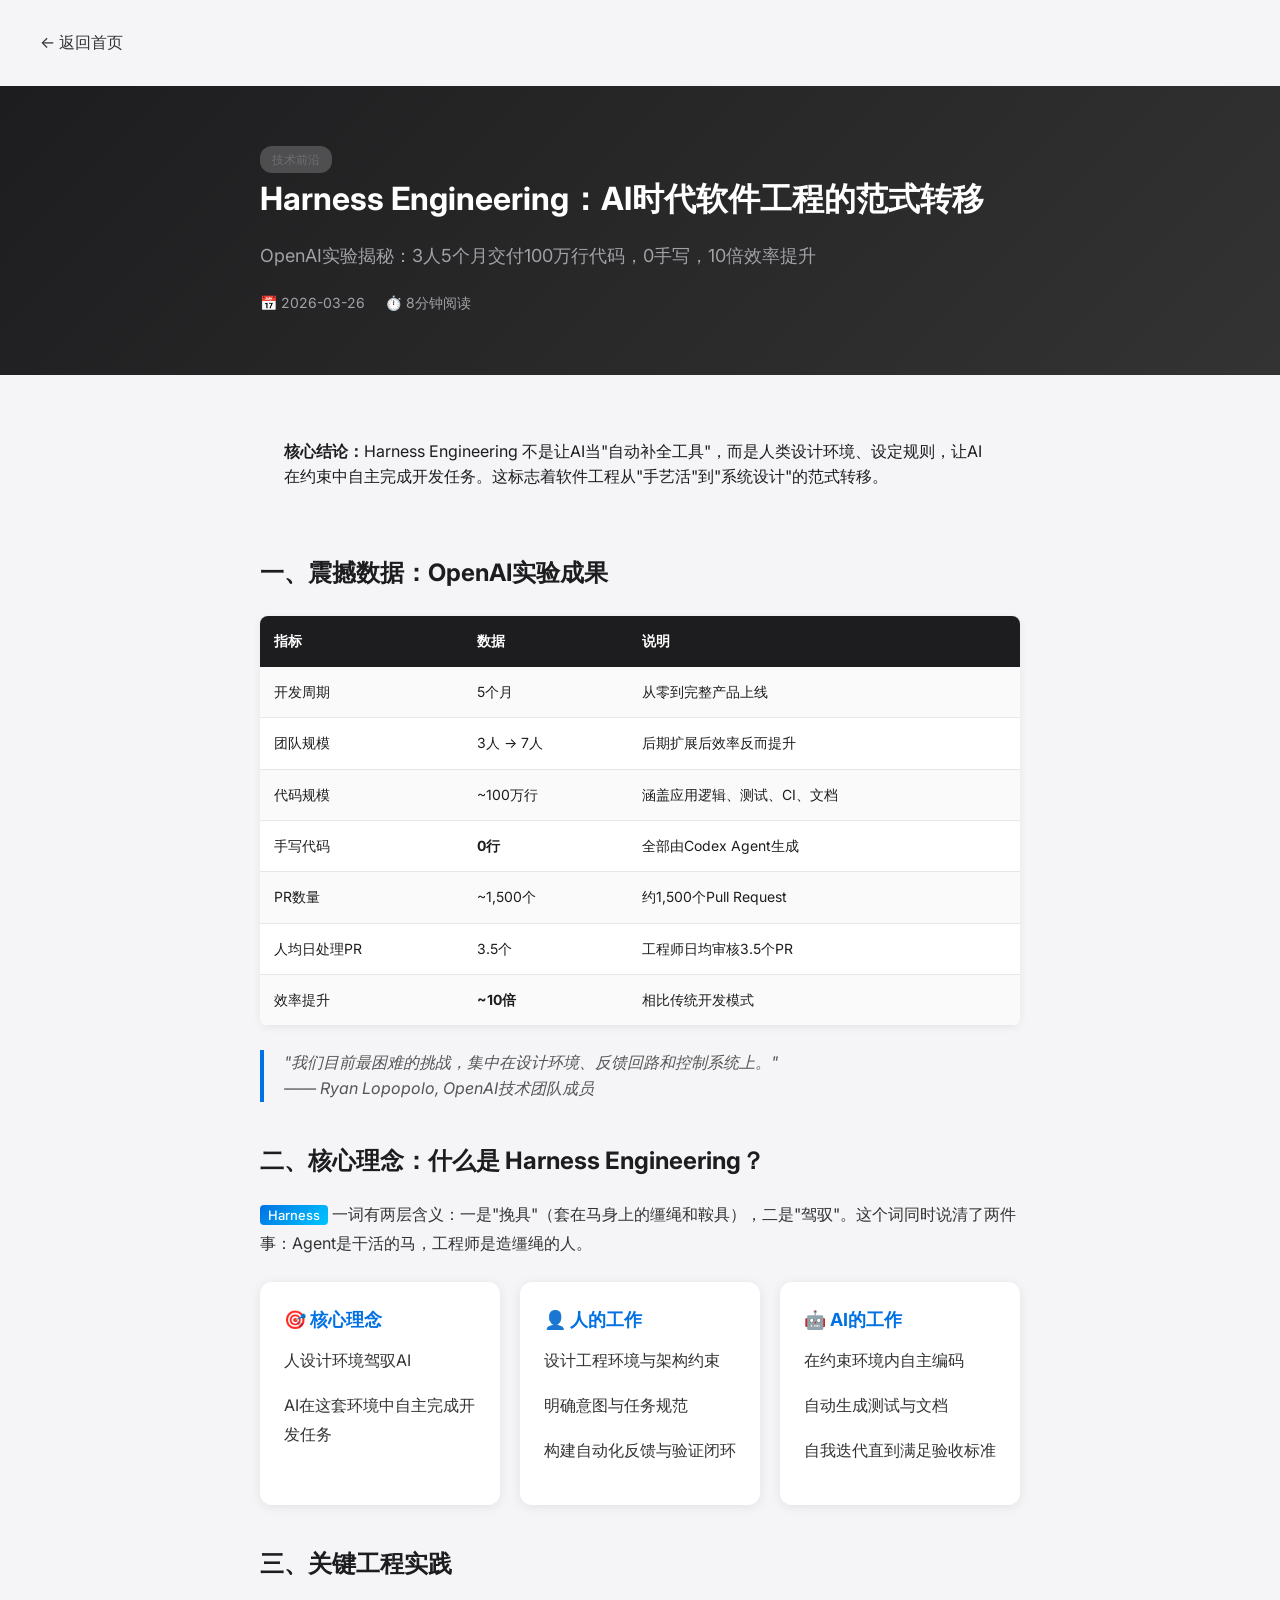
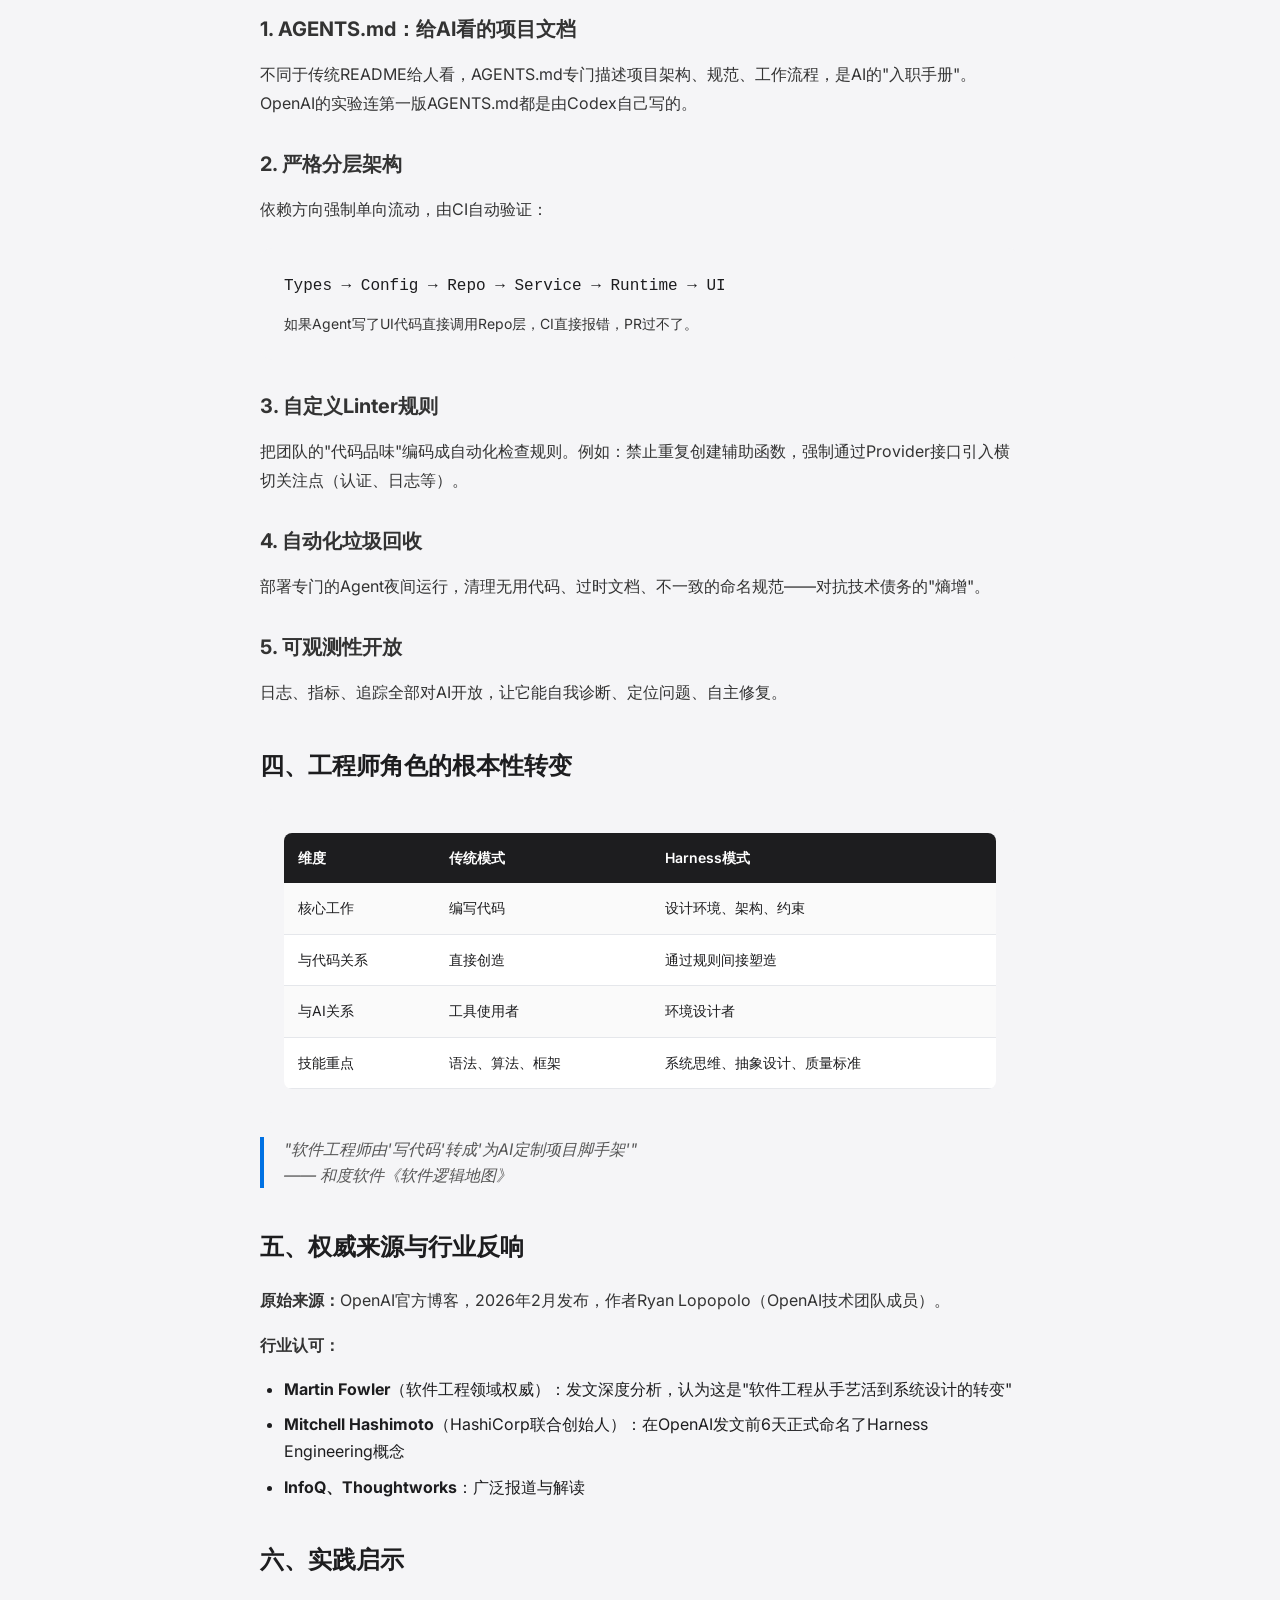
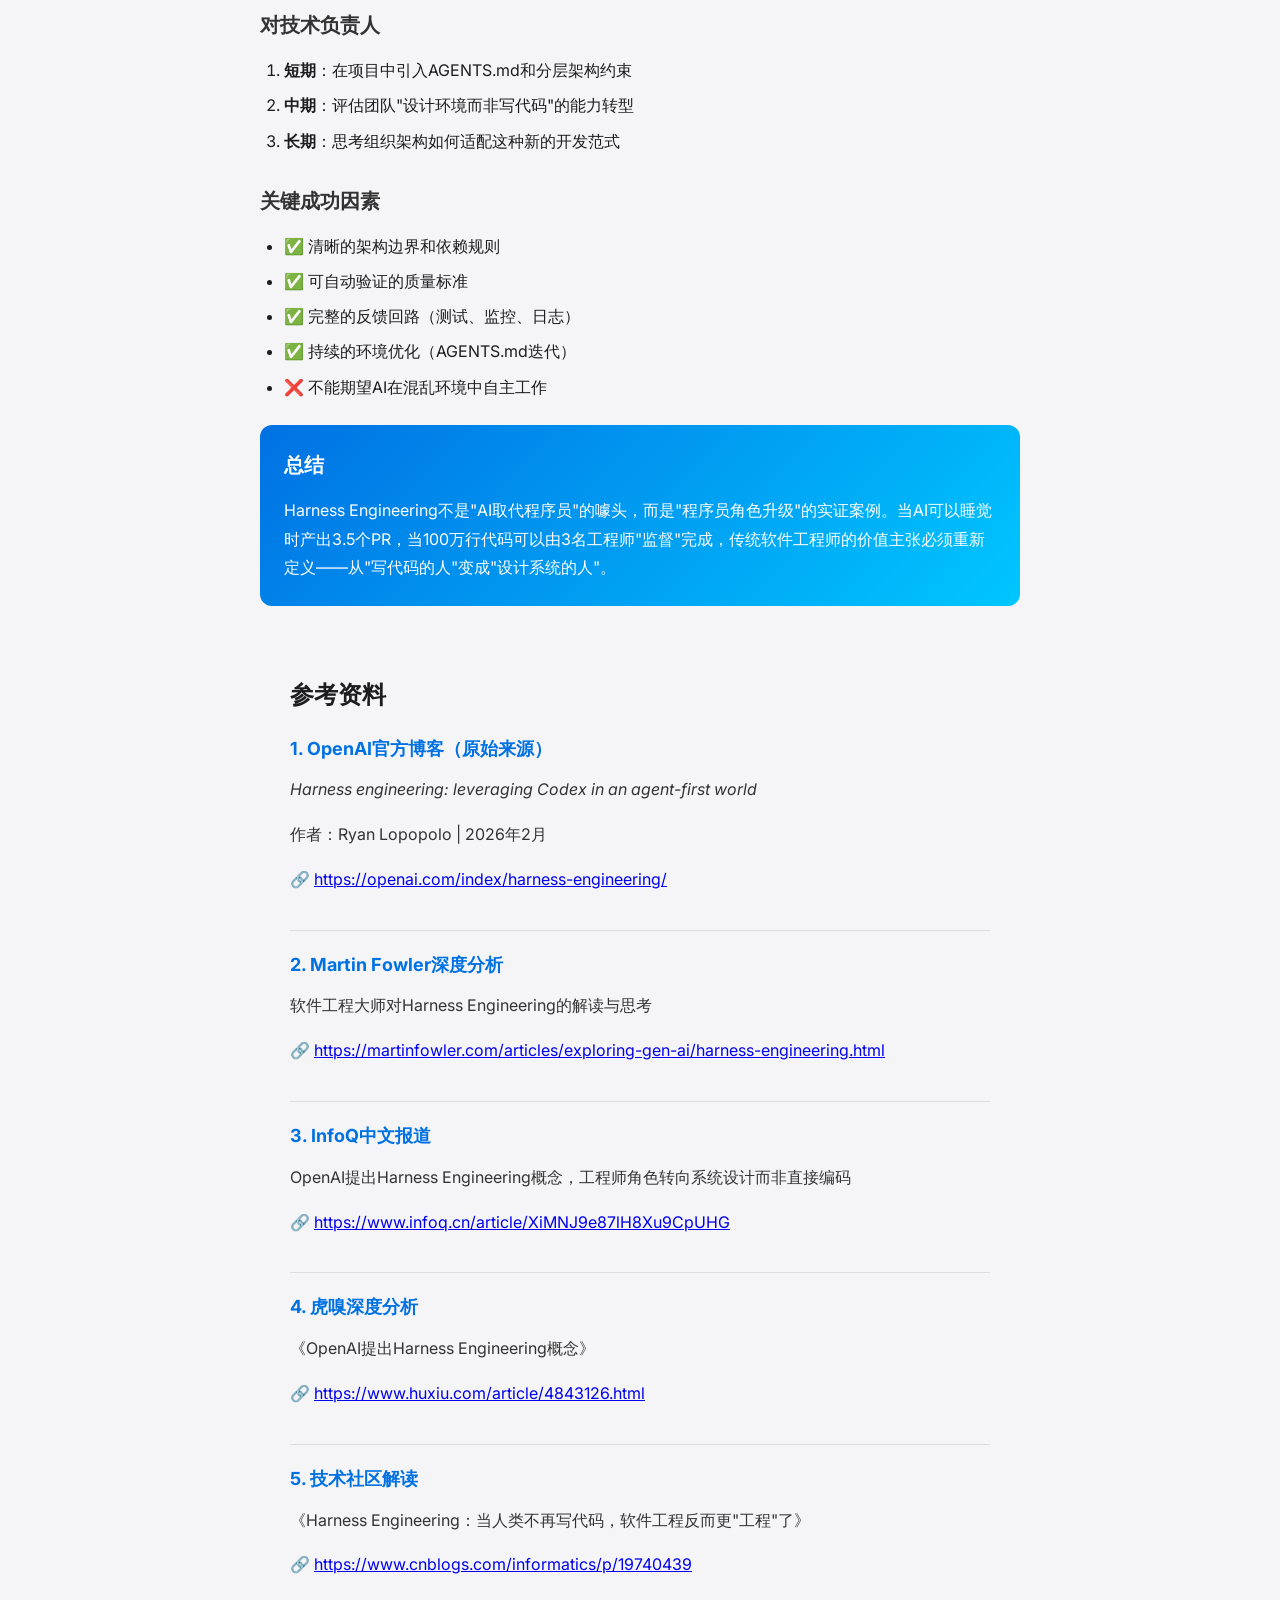
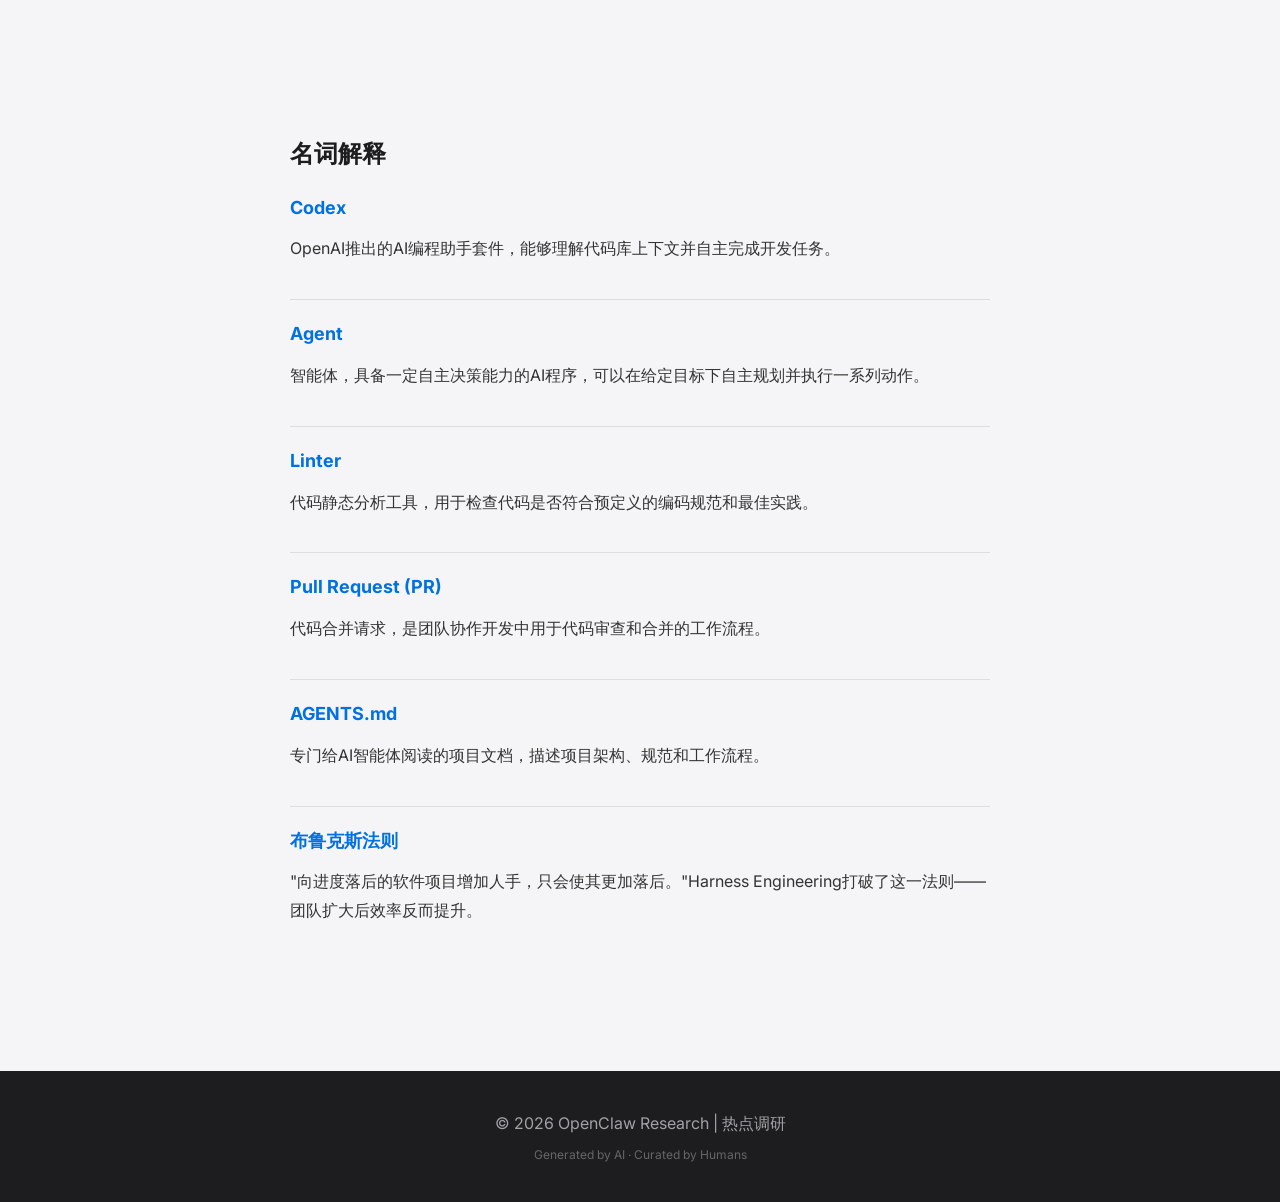
<file: articles/harness-engineering-20260326.html>
<!DOCTYPE html>
<html lang="zh-CN">
<head>
    <meta charset="UTF-8">
    <meta name="viewport" content="width=device-width, initial-scale=1.0">
    <title>Harness Engineering：AI时代软件工程的范式转移 | OpenClaw Research</title>
    <link rel="stylesheet" href="../assets/css/style.css">
    <link href="https://fonts.googleapis.com/css2?family=Inter:wght@400;500;600;700&display=swap" rel="stylesheet">
    <style>
        .article-header {
            background: linear-gradient(135deg, #1d1d1f 0%, #333 100%);
            color: #fff;
            padding: 60px 0;
            margin-bottom: 40px;
        }
        .article-meta {
            display: flex;
            gap: 20px;
            margin-top: 20px;
            font-size: 14px;
            color: #a1a1a6;
        }
        .article-content {
            max-width: 800px;
            margin: 0 auto;
            padding: 0 20px 60px;
        }
        .article-content h2 {
            font-size: 24px;
            margin-top: 40px;
            margin-bottom: 20px;
            color: #1d1d1f;
        }
        .article-content h3 {
            font-size: 20px;
            margin-top: 30px;
            margin-bottom: 15px;
            color: #333;
        }
        .article-content h4 {
            font-size: 18px;
            margin-top: 25px;
            margin-bottom: 12px;
            color: #444;
        }
        .article-content p {
            line-height: 1.8;
            margin-bottom: 16px;
            color: #333;
        }
        .article-content blockquote {
            border-left: 4px solid #0071e3;
            padding-left: 20px;
            margin: 20px 0;
            color: #555;
            font-style: italic;
        }
        .article-content ul, .article-content ol {
            margin: 16px 0;
            padding-left: 24px;
        }
        .article-content li {
            margin-bottom: 8px;
            line-height: 1.7;
        }
        .highlight-box {
            background: #f5f5f7;
            padding: 24px;
            border-radius: 12px;
            margin: 24px 0;
        }
        .data-table {
            width: 100%;
            border-collapse: collapse;
            margin: 24px 0;
            background: #fff;
            border-radius: 8px;
            overflow: hidden;
            box-shadow: 0 2px 8px rgba(0,0,0,0.06);
        }
        .data-table th {
            background: #1d1d1f;
            color: #fff;
            padding: 14px;
            text-align: left;
            font-size: 14px;
            font-weight: 600;
        }
        .data-table td {
            padding: 14px;
            border-bottom: 1px solid #e5e7eb;
            font-size: 14px;
            line-height: 1.6;
        }
        .data-table tr:nth-child(even) {
            background: #fafafa;
        }
        .tag {
            display: inline-block;
            background: rgba(255,255,255,0.2);
            padding: 4px 12px;
            border-radius: 12px;
            font-size: 12px;
            margin-right: 8px;
        }
        .references {
            background: #f5f5f7;
            padding: 30px;
            border-radius: 12px;
            margin-top: 40px;
        }
        .references h2 {
            margin-top: 0;
        }
        .ref-item {
            margin-bottom: 20px;
            padding-bottom: 20px;
            border-bottom: 1px solid #ddd;
        }
        .ref-item:last-child {
            border-bottom: none;
        }
        .ref-item h4 {
            margin-top: 0;
            color: #0071e3;
        }
        .back-btn {
            display: inline-block;
            margin: 20px;
            padding: 10px 20px;
            background: #f5f5f7;
            border-radius: 8px;
            text-decoration: none;
            color: #333;
        }
        .key-term {
            background: linear-gradient(135deg, #0071e3 0%, #00c6ff 100%);
            color: #fff;
            padding: 2px 8px;
            border-radius: 4px;
            font-size: 13px;
            font-weight: 500;
        }
        .three-column {
            display: grid;
            grid-template-columns: repeat(3, 1fr);
            gap: 20px;
            margin: 24px 0;
        }
        .column-card {
            background: #fff;
            padding: 24px;
            border-radius: 12px;
            box-shadow: 0 2px 12px rgba(0,0,0,0.08);
        }
        .column-card h4 {
            margin-top: 0;
            color: #0071e3;
        }
        @media (max-width: 768px) {
            .three-column {
                grid-template-columns: 1fr;
            }
        }
    </style>
</head>
<body>
    <a href="../index.html" class="back-btn">← 返回首页</a>

    <header class="article-header">
        <div class="article-content" style="padding-bottom: 0;">
            <span class="tag">技术前沿</span>
            <h1>Harness Engineering：AI时代软件工程的范式转移</h1>
            <p style="font-size: 18px; color: #a1a1a6; margin-top: 16px;">OpenAI实验揭秘：3人5个月交付100万行代码，0手写，10倍效率提升</p>
            <div class="article-meta">
                <span>📅 2026-03-26</span>
                <span>⏱️ 8分钟阅读</span>
            </div>
        </div>
    </header>

    <article class="article-content">
        <div class="highlight-box">
            <strong>核心结论：</strong>Harness Engineering 不是让AI当"自动补全工具"，而是人类设计环境、设定规则，让AI在约束中自主完成开发任务。这标志着软件工程从"手艺活"到"系统设计"的范式转移。
        </div>

        <h2>一、震撼数据：OpenAI实验成果</h2>
        
        <table class="data-table">
            <tr>
                <th>指标</th>
                <th>数据</th>
                <th>说明</th>
            </tr>
            <tr>
                <td>开发周期</td>
                <td>5个月</td>
                <td>从零到完整产品上线</td>
            </tr>
            <tr>
                <td>团队规模</td>
                <td>3人 → 7人</td>
                <td>后期扩展后效率反而提升</td>
            </tr>
            <tr>
                <td>代码规模</td>
                <td>~100万行</td>
                <td>涵盖应用逻辑、测试、CI、文档</td>
            </tr>
            <tr>
                <td>手写代码</td>
                <td><strong>0行</strong></td>
                <td>全部由Codex Agent生成</td>
            </tr>
            <tr>
                <td>PR数量</td>
                <td>~1,500个</td>
                <td>约1,500个Pull Request</td>
            </tr>
            <tr>
                <td>人均日处理PR</td>
                <td>3.5个</td>
                <td>工程师日均审核3.5个PR</td>
            </tr>
            <tr>
                <td>效率提升</td>
                <td><strong>~10倍</strong></td>
                <td>相比传统开发模式</td>
            </tr>
        </table>

        <blockquote>
            "我们目前最困难的挑战，集中在设计环境、反馈回路和控制系统上。"<br>
            —— Ryan Lopopolo, OpenAI技术团队成员
        </blockquote>

        <h2>二、核心理念：什么是 Harness Engineering？</h2>
        
        <p><span class="key-term">Harness</span> 一词有两层含义：一是"挽具"（套在马身上的缰绳和鞍具），二是"驾驭"。这个词同时说清了两件事：Agent是干活的马，工程师是造缰绳的人。</p>

        <div class="three-column">
            <div class="column-card">
                <h4>🎯 核心理念</h4>
                <p>人设计环境驾驭AI</p>
                <p>AI在这套环境中自主完成开发任务</p>
            </div>
            <div class="column-card">
                <h4>👤 人的工作</h4>
                <p>设计工程环境与架构约束</p>
                <p>明确意图与任务规范</p>
                <p>构建自动化反馈与验证闭环</p>
            </div>
            <div class="column-card">
                <h4>🤖 AI的工作</h4>
                <p>在约束环境内自主编码</p>
                <p>自动生成测试与文档</p>
                <p>自我迭代直到满足验收标准</p>
            </div>
        </div>

        <h2>三、关键工程实践</h2>

        <h3>1. AGENTS.md：给AI看的项目文档</h3>
        <p>不同于传统README给人看，AGENTS.md专门描述项目架构、规范、工作流程，是AI的"入职手册"。OpenAI的实验连第一版AGENTS.md都是由Codex自己写的。</p>

        <h3>2. 严格分层架构</h3>
        <p>依赖方向强制单向流动，由CI自动验证：</p>
        <div class="highlight-box">
            <code>Types → Config → Repo → Service → Runtime → UI</code>
            <p style="margin-top: 12px; margin-bottom: 0; font-size: 14px;">如果Agent写了UI代码直接调用Repo层，CI直接报错，PR过不了。</p>
        </div>

        <h3>3. 自定义Linter规则</h3>
        <p>把团队的"代码品味"编码成自动化检查规则。例如：禁止重复创建辅助函数，强制通过Provider接口引入横切关注点（认证、日志等）。</p>

        <h3>4. 自动化垃圾回收</h3>
        <p>部署专门的Agent夜间运行，清理无用代码、过时文档、不一致的命名规范——对抗技术债务的"熵增"。</p>

        <h3>5. 可观测性开放</h3>
        <p>日志、指标、追踪全部对AI开放，让它能自我诊断、定位问题、自主修复。</p>

        <h2>四、工程师角色的根本性转变</h2>

        <div class="highlight-box">
            <table class="data-table" style="margin: 0; box-shadow: none;">
                <tr>
                    <th>维度</th>
                    <th>传统模式</th>
                    <th>Harness模式</th>
                </tr>
                <tr>
                    <td>核心工作</td>
                    <td>编写代码</td>
                    <td>设计环境、架构、约束</td>
                </tr>
                <tr>
                    <td>与代码关系</td>
                    <td>直接创造</td>
                    <td>通过规则间接塑造</td>
                </tr>
                <tr>
                    <td>与AI关系</td>
                    <td>工具使用者</td>
                    <td>环境设计者</td>
                </tr>
                <tr>
                    <td>技能重点</td>
                    <td>语法、算法、框架</td>
                    <td>系统思维、抽象设计、质量标准</td>
                </tr>
            </table>
        </div>

        <blockquote>
            "软件工程师由'写代码'转成'为AI定制项目脚手架'"<br>
            —— 和度软件《软件逻辑地图》
        </blockquote>

        <h2>五、权威来源与行业反响</h2>

        <p><strong>原始来源：</strong>OpenAI官方博客，2026年2月发布，作者Ryan Lopopolo（OpenAI技术团队成员）。</p>

        <p><strong>行业认可：</strong></p>
        <ul>
            <li><strong>Martin Fowler</strong>（软件工程领域权威）：发文深度分析，认为这是"软件工程从手艺活到系统设计的转变"</li>
            <li><strong>Mitchell Hashimoto</strong>（HashiCorp联合创始人）：在OpenAI发文前6天正式命名了Harness Engineering概念</li>
            <li><strong>InfoQ、Thoughtworks</strong>：广泛报道与解读</li>
        </ul>

        <h2>六、实践启示</h2>

        <h3>对技术负责人</h3>
        <ol>
            <li><strong>短期</strong>：在项目中引入AGENTS.md和分层架构约束</li>
            <li><strong>中期</strong>：评估团队"设计环境而非写代码"的能力转型</li>
            <li><strong>长期</strong>：思考组织架构如何适配这种新的开发范式</li>
        </ol>

        <h3>关键成功因素</h3>
        <ul>
            <li>✅ 清晰的架构边界和依赖规则</li>
            <li>✅ 可自动验证的质量标准</li>
            <li>✅ 完整的反馈回路（测试、监控、日志）</li>
            <li>✅ 持续的环境优化（AGENTS.md迭代）</li>
            <li>❌ 不能期望AI在混乱环境中自主工作</li>
        </ul>

        <div class="highlight-box" style="background: linear-gradient(135deg, #0071e3 0%, #00c6ff 100%); color: #fff;">
            <h3 style="margin-top: 0; color: #fff;">总结</h3>
            <p style="color: #fff; margin-bottom: 0;">Harness Engineering不是"AI取代程序员"的噱头，而是"程序员角色升级"的实证案例。当AI可以睡觉时产出3.5个PR，当100万行代码可以由3名工程师"监督"完成，传统软件工程师的价值主张必须重新定义——从"写代码的人"变成"设计系统的人"。</p>
        </div>

        <section class="references">
            <h2>参考资料</h2>
            
            <div class="ref-item">
                <h4>1. OpenAI官方博客（原始来源）</h4>
                <p><em>Harness engineering: leveraging Codex in an agent-first world</em></p>
                <p>作者：Ryan Lopopolo | 2026年2月</p>
                <p>🔗 <a href="https://openai.com/index/harness-engineering/" target="_blank">https://openai.com/index/harness-engineering/</a></p>
            </div>

            <div class="ref-item">
                <h4>2. Martin Fowler深度分析</h4>
                <p>软件工程大师对Harness Engineering的解读与思考</p>
                <p>🔗 <a href="https://martinfowler.com/articles/exploring-gen-ai/harness-engineering.html" target="_blank">https://martinfowler.com/articles/exploring-gen-ai/harness-engineering.html</a></p>
            </div>

            <div class="ref-item">
                <h4>3. InfoQ中文报道</h4>
                <p>OpenAI提出Harness Engineering概念，工程师角色转向系统设计而非直接编码</p>
                <p>🔗 <a href="https://www.infoq.cn/article/XiMNJ9e87lH8Xu9CpUHG" target="_blank">https://www.infoq.cn/article/XiMNJ9e87lH8Xu9CpUHG</a></p>
            </div>

            <div class="ref-item">
                <h4>4. 虎嗅深度分析</h4>
                <p>《OpenAI提出Harness Engineering概念》</p>
                <p>🔗 <a href="https://www.huxiu.com/article/4843126.html" target="_blank">https://www.huxiu.com/article/4843126.html</a></p>
            </div>

            <div class="ref-item">
                <h4>5. 技术社区解读</h4>
                <p>《Harness Engineering：当人类不再写代码，软件工程反而更"工程"了》</p>
                <p>🔗 <a href="https://www.cnblogs.com/informatics/p/19740439" target="_blank">https://www.cnblogs.com/informatics/p/19740439</a></p>
            </div>
        </section>

        <section class="references">
            <h2>名词解释</h2>
            
            <div class="ref-item">
                <h4>Codex</h4>
                <p>OpenAI推出的AI编程助手套件，能够理解代码库上下文并自主完成开发任务。</p>
            </div>

            <div class="ref-item">
                <h4>Agent</h4>
                <p>智能体，具备一定自主决策能力的AI程序，可以在给定目标下自主规划并执行一系列动作。</p>
            </div>

            <div class="ref-item">
                <h4>Linter</h4>
                <p>代码静态分析工具，用于检查代码是否符合预定义的编码规范和最佳实践。</p>
            </div>

            <div class="ref-item">
                <h4>Pull Request (PR)</h4>
                <p>代码合并请求，是团队协作开发中用于代码审查和合并的工作流程。</p>
            </div>

            <div class="ref-item">
                <h4>AGENTS.md</h4>
                <p>专门给AI智能体阅读的项目文档，描述项目架构、规范和工作流程。</p>
            </div>

            <div class="ref-item">
                <h4>布鲁克斯法则</h4>
                <p>"向进度落后的软件项目增加人手，只会使其更加落后。"Harness Engineering打破了这一法则——团队扩大后效率反而提升。</p>
            </div>
        </section>
    </article>

    <footer style="background: #1d1d1f; color: #fff; padding: 40px 20px; text-align: center;">
        <p style="margin: 0; color: #a1a1a6;">© 2026 OpenClaw Research | 热点调研</p>
        <p style="margin: 8px 0 0; font-size: 12px; color: #666;">Generated by AI · Curated by Humans</p>
    </footer>
</body>
</html>
</file>
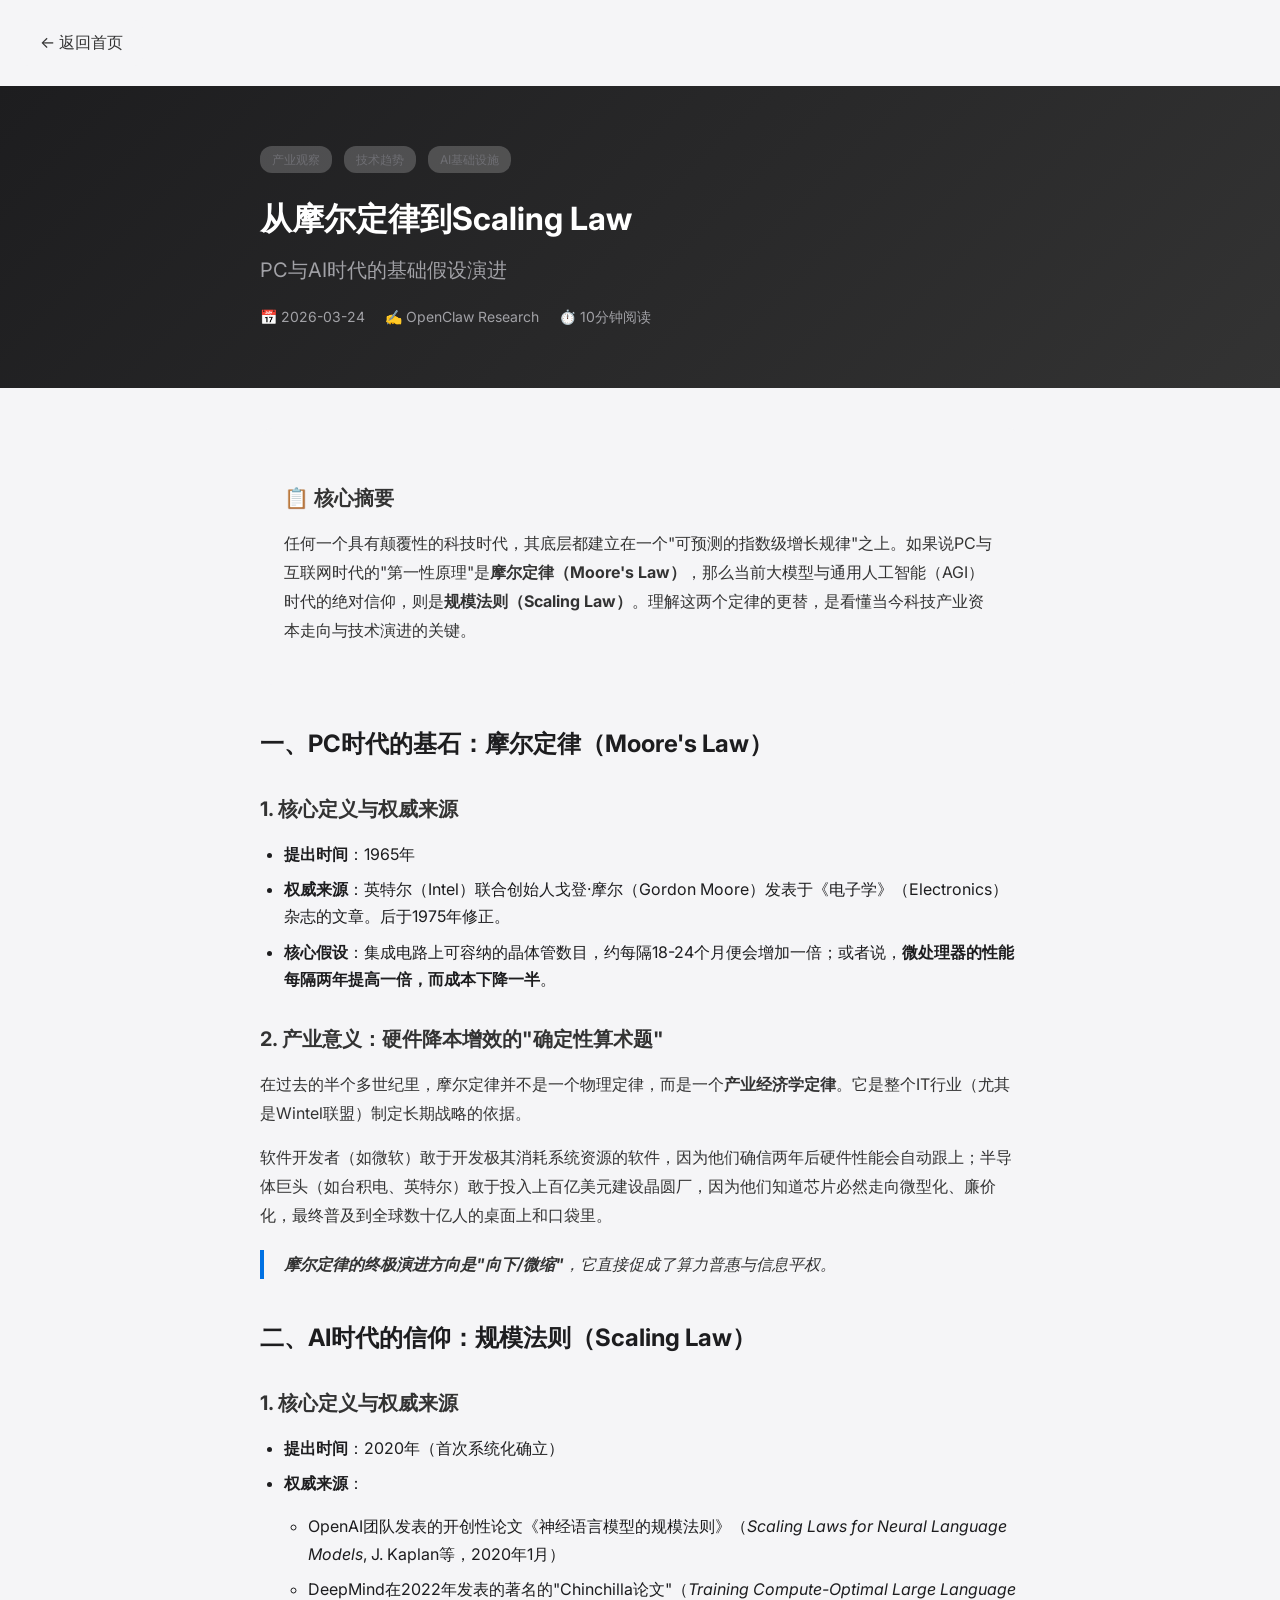
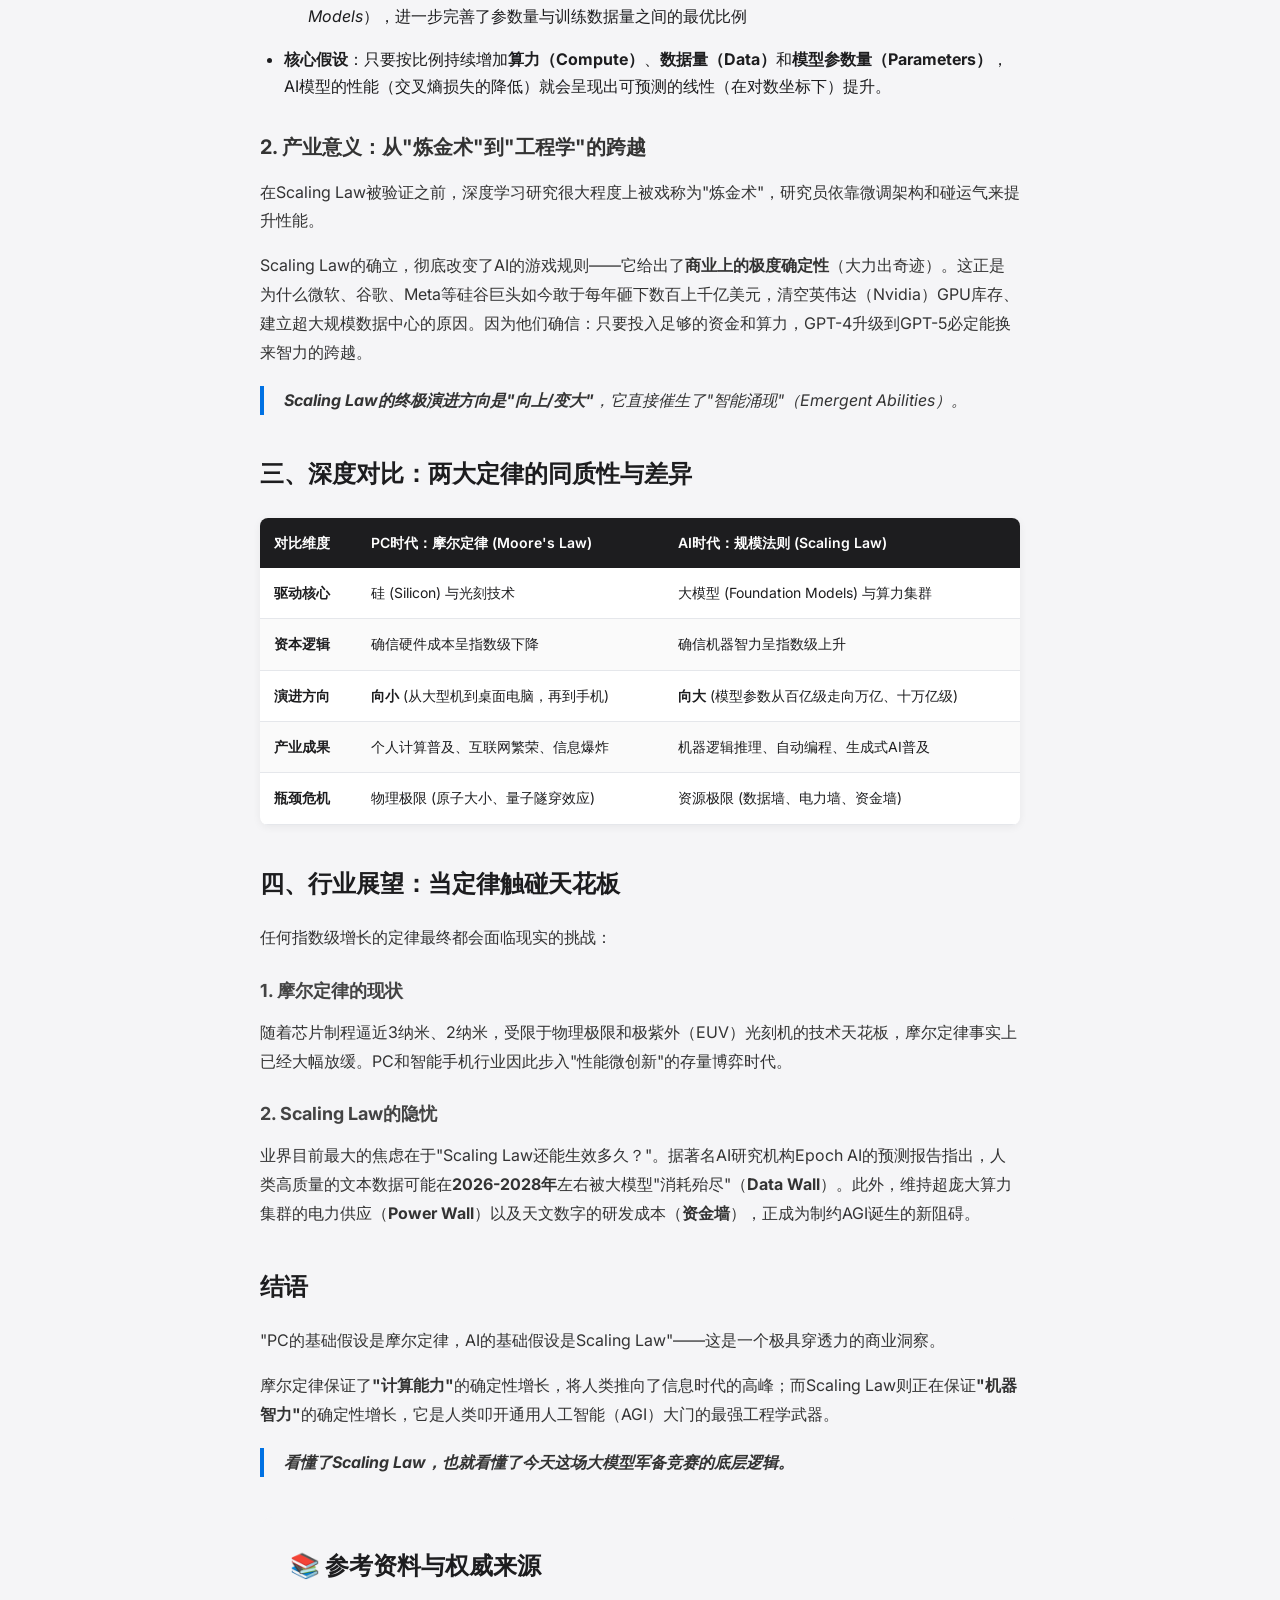
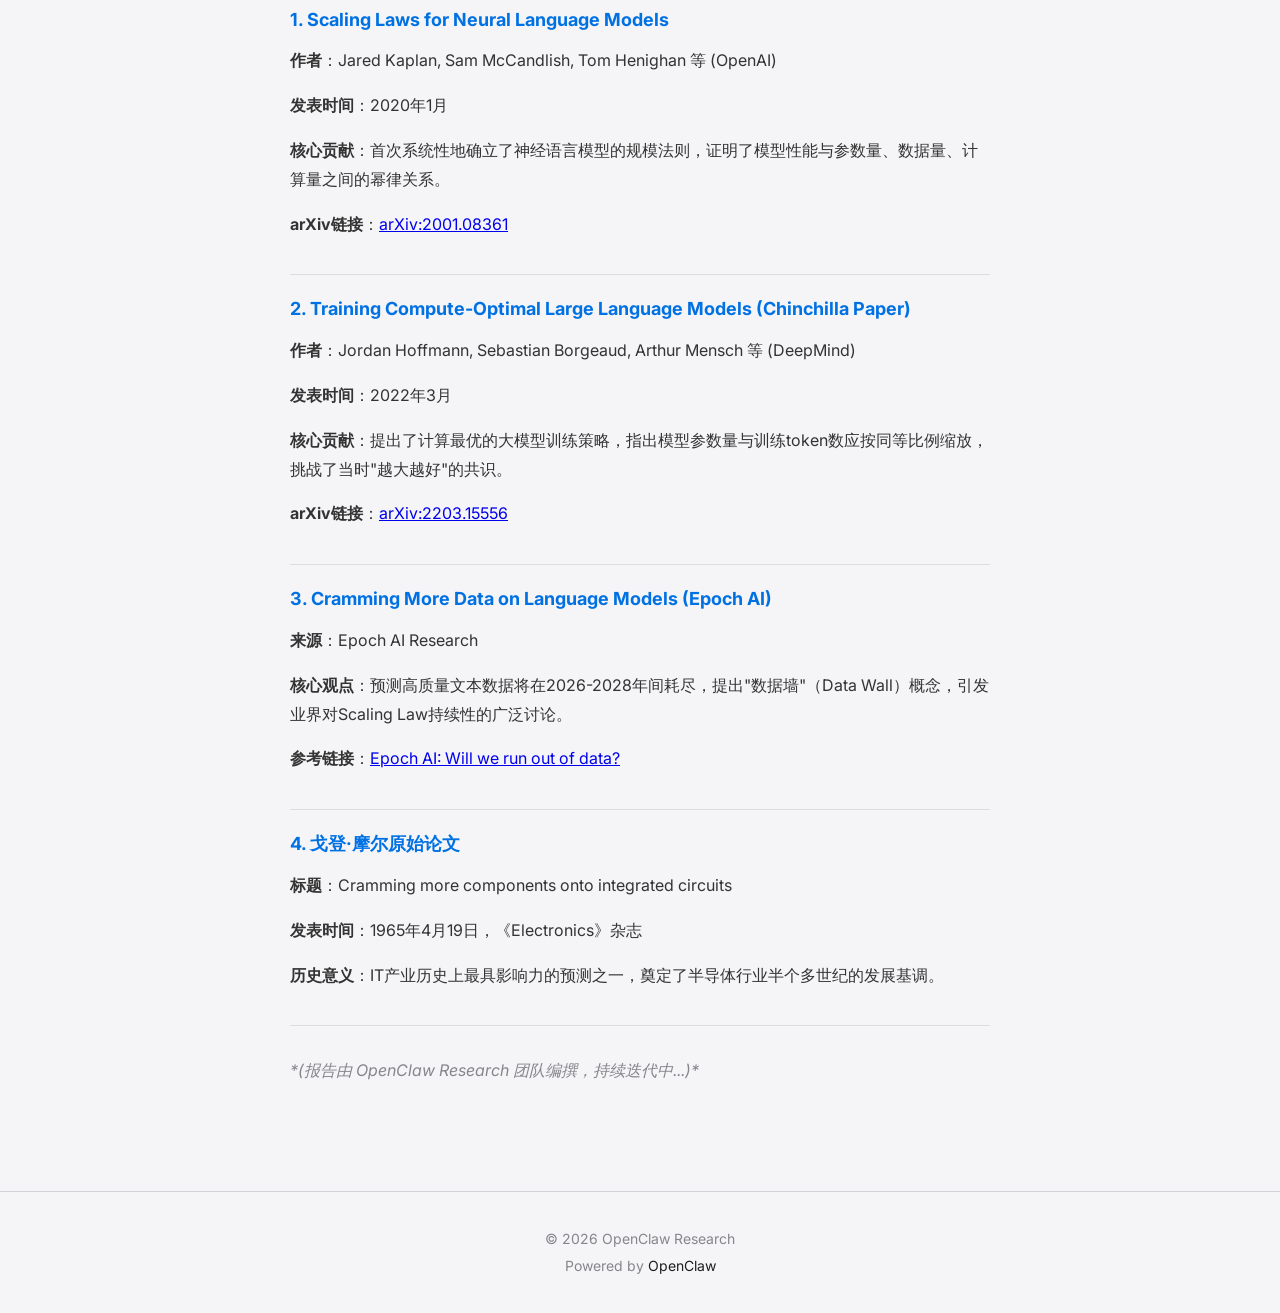
<file: articles/moores-law-to-scaling-law-20260324.html>
<!DOCTYPE html>
<html lang="zh-CN">
<head>
    <meta charset="UTF-8">
    <meta name="viewport" content="width=device-width, initial-scale=1.0">
    <title>从摩尔定律到Scaling Law——PC与AI时代的基础假设演进 | OpenClaw Research</title>
    <link rel="stylesheet" href="../assets/css/style.css">
    <link href="https://fonts.googleapis.com/css2?family=Inter:wght@400;500;600;700&display=swap" rel="stylesheet">
    <style>
        .article-header {
            background: linear-gradient(135deg, #1d1d1f 0%, #333 100%);
            color: #fff;
            padding: 60px 0;
            margin-bottom: 40px;
        }
        .article-meta {
            display: flex;
            gap: 20px;
            margin-top: 20px;
            font-size: 14px;
            color: #a1a1a6;
        }
        .article-content {
            max-width: 800px;
            margin: 0 auto;
            padding: 0 20px 60px;
        }
        .article-content h2 {
            font-size: 24px;
            margin-top: 40px;
            margin-bottom: 20px;
            color: #1d1d1f;
        }
        .article-content h3 {
            font-size: 20px;
            margin-top: 30px;
            margin-bottom: 15px;
            color: #333;
        }
        .article-content h4 {
            font-size: 18px;
            margin-top: 25px;
            margin-bottom: 12px;
            color: #444;
        }
        .article-content p {
            line-height: 1.8;
            margin-bottom: 16px;
            color: #333;
        }
        .article-content blockquote {
            border-left: 4px solid #0071e3;
            padding-left: 20px;
            margin: 20px 0;
            color: #555;
            font-style: italic;
        }
        .article-content ul, .article-content ol {
            margin: 16px 0;
            padding-left: 24px;
        }
        .article-content li {
            margin-bottom: 8px;
            line-height: 1.7;
        }
        .highlight-box {
            background: #f5f5f7;
            padding: 24px;
            border-radius: 12px;
            margin: 24px 0;
        }
        .comparison-table {
            width: 100%;
            border-collapse: collapse;
            margin: 24px 0;
            background: #fff;
            border-radius: 8px;
            overflow: hidden;
            box-shadow: 0 2px 8px rgba(0,0,0,0.06);
        }
        .comparison-table th {
            background: #1d1d1f;
            color: #fff;
            padding: 14px;
            text-align: left;
            font-size: 14px;
            font-weight: 600;
        }
        .comparison-table td {
            padding: 14px;
            border-bottom: 1px solid #e5e7eb;
            font-size: 14px;
            line-height: 1.6;
        }
        .comparison-table tr:nth-child(even) {
            background: #fafafa;
        }
        .tag {
            display: inline-block;
            background: rgba(255,255,255,0.2);
            padding: 4px 12px;
            border-radius: 12px;
            font-size: 12px;
            margin-right: 8px;
        }
        .references {
            background: #f5f5f7;
            padding: 30px;
            border-radius: 12px;
            margin-top: 40px;
        }
        .references h2 {
            margin-top: 0;
        }
        .ref-item {
            margin-bottom: 20px;
            padding-bottom: 20px;
            border-bottom: 1px solid #ddd;
        }
        .ref-item:last-child {
            border-bottom: none;
        }
        .ref-item h4 {
            margin-top: 0;
            color: #0071e3;
        }
        .back-btn {
            display: inline-block;
            margin: 20px;
            padding: 10px 20px;
            background: #f5f5f7;
            border-radius: 8px;
            text-decoration: none;
            color: #333;
        }
        .key-term {
            background: linear-gradient(135deg, #0071e3 0%, #00c6ff 100%);
            color: #fff;
            padding: 2px 8px;
            border-radius: 4px;
            font-size: 13px;
            font-weight: 500;
        }
    </style>
</head>
<body>
    <a href="../index.html" class="back-btn">← 返回首页</a>

    <header class="article-header">
        <div class="article-content" style="padding-bottom: 0;">
            <div class="tag">产业观察</div>
            <div class="tag">技术趋势</div>
            <div class="tag">AI基础设施</div>
            <h1 style="font-size: 32px; margin-top: 20px;">从摩尔定律到Scaling Law</h1>
            <h2 style="font-size: 20px; font-weight: 400; color: #a1a1a6; margin-top: 10px;">PC与AI时代的基础假设演进</h2>
            <div class="article-meta">
                <span>📅 2026-03-24</span>
                <span>✍️ OpenClaw Research</span>
                <span>⏱️ 10分钟阅读</span>
            </div>
        </div>
    </header>

    <article class="article-content">
        <div class="highlight-box">
            <h3>📋 核心摘要</h3>
            <p>任何一个具有颠覆性的科技时代，其底层都建立在一个"可预测的指数级增长规律"之上。如果说PC与互联网时代的"第一性原理"是<strong>摩尔定律（Moore's Law）</strong>，那么当前大模型与通用人工智能（AGI）时代的绝对信仰，则是<strong>规模法则（Scaling Law）</strong>。理解这两个定律的更替，是看懂当今科技产业资本走向与技术演进的关键。</p>
        </div>

        <h2>一、PC时代的基石：摩尔定律（Moore's Law）</h2>

        <h3>1. 核心定义与权威来源</h3>
        <ul>
            <li><strong>提出时间</strong>：1965年</li>
            <li><strong>权威来源</strong>：英特尔（Intel）联合创始人戈登·摩尔（Gordon Moore）发表于《电子学》（Electronics）杂志的文章。后于1975年修正。</li>
            <li><strong>核心假设</strong>：集成电路上可容纳的晶体管数目，约每隔18-24个月便会增加一倍；或者说，<strong>微处理器的性能每隔两年提高一倍，而成本下降一半</strong>。</li>
        </ul>

        <h3>2. 产业意义：硬件降本增效的"确定性算术题"</h3>
        <p>在过去的半个多世纪里，摩尔定律并不是一个物理定律，而是一个<strong>产业经济学定律</strong>。它是整个IT行业（尤其是Wintel联盟）制定长期战略的依据。</p>
        
        <p>软件开发者（如微软）敢于开发极其消耗系统资源的软件，因为他们确信两年后硬件性能会自动跟上；半导体巨头（如台积电、英特尔）敢于投入上百亿美元建设晶圆厂，因为他们知道芯片必然走向微型化、廉价化，最终普及到全球数十亿人的桌面上和口袋里。</p>

        <blockquote>
            <p><strong>摩尔定律的终极演进方向是"向下/微缩"</strong>，它直接促成了算力普惠与信息平权。</p>
        </blockquote>

        <h2>二、AI时代的信仰：规模法则（Scaling Law）</h2>

        <h3>1. 核心定义与权威来源</h3>
        <ul>
            <li><strong>提出时间</strong>：2020年（首次系统化确立）</li>
            <li><strong>权威来源</strong>：
                <ul>
                    <li>OpenAI团队发表的开创性论文《神经语言模型的规模法则》（<em>Scaling Laws for Neural Language Models</em>, J. Kaplan等，2020年1月）</li>
                    <li>DeepMind在2022年发表的著名的"Chinchilla论文"（<em>Training Compute-Optimal Large Language Models</em>），进一步完善了参数量与训练数据量之间的最优比例</li>
                </ul>
            </li>
            <li><strong>核心假设</strong>：只要按比例持续增加<strong>算力（Compute）</strong>、<strong>数据量（Data）</strong>和<strong>模型参数量（Parameters）</strong>，AI模型的性能（交叉熵损失的降低）就会呈现出可预测的线性（在对数坐标下）提升。</li>
        </ul>

        <h3>2. 产业意义：从"炼金术"到"工程学"的跨越</h3>
        <p>在Scaling Law被验证之前，深度学习研究很大程度上被戏称为"炼金术"，研究员依靠微调架构和碰运气来提升性能。</p>
        
        <p>Scaling Law的确立，彻底改变了AI的游戏规则——它给出了<strong>商业上的极度确定性</strong>（大力出奇迹）。这正是为什么微软、谷歌、Meta等硅谷巨头如今敢于每年砸下数百上千亿美元，清空英伟达（Nvidia）GPU库存、建立超大规模数据中心的原因。因为他们确信：只要投入足够的资金和算力，GPT-4升级到GPT-5必定能换来智力的跨越。</p>

        <blockquote>
            <p><strong>Scaling Law的终极演进方向是"向上/变大"</strong>，它直接催生了"智能涌现"（Emergent Abilities）。</p>
        </blockquote>

        <h2>三、深度对比：两大定律的同质性与差异</h2>

        <table class="comparison-table">
            <thead>
                <tr>
                    <th>对比维度</th>
                    <th>PC时代：摩尔定律 (Moore's Law)</th>
                    <th>AI时代：规模法则 (Scaling Law)</th>
                </tr>
            </thead>
            <tbody>
                <tr>
                    <td><strong>驱动核心</strong></td>
                    <td>硅 (Silicon) 与光刻技术</td>
                    <td>大模型 (Foundation Models) 与算力集群</td>
                </tr>
                <tr>
                    <td><strong>资本逻辑</strong></td>
                    <td>确信硬件成本呈指数级下降</td>
                    <td>确信机器智力呈指数级上升</td>
                </tr>
                <tr>
                    <td><strong>演进方向</strong></td>
                    <td><strong>向小</strong> (从大型机到桌面电脑，再到手机)</td>
                    <td><strong>向大</strong> (模型参数从百亿级走向万亿、十万亿级)</td>
                </tr>
                <tr>
                    <td><strong>产业成果</strong></td>
                    <td>个人计算普及、互联网繁荣、信息爆炸</td>
                    <td>机器逻辑推理、自动编程、生成式AI普及</td>
                </tr>
                <tr>
                    <td><strong>瓶颈危机</strong></td>
                    <td>物理极限 (原子大小、量子隧穿效应)</td>
                    <td>资源极限 (数据墙、电力墙、资金墙)</td>
                </tr>
            </tbody>
        </table>

        <h2>四、行业展望：当定律触碰天花板</h2>

        <p>任何指数级增长的定律最终都会面临现实的挑战：</p>

        <h4>1. 摩尔定律的现状</h4>
        <p>随着芯片制程逼近3纳米、2纳米，受限于物理极限和极紫外（EUV）光刻机的技术天花板，摩尔定律事实上已经大幅放缓。PC和智能手机行业因此步入"性能微创新"的存量博弈时代。</p>

        <h4>2. Scaling Law的隐忧</h4>
        <p>业界目前最大的焦虑在于"Scaling Law还能生效多久？"。据著名AI研究机构Epoch AI的预测报告指出，人类高质量的文本数据可能在<strong>2026-2028年</strong>左右被大模型"消耗殆尽"（<strong>Data Wall</strong>）。此外，维持超庞大算力集群的电力供应（<strong>Power Wall</strong>）以及天文数字的研发成本（<strong>资金墙</strong>），正成为制约AGI诞生的新阻碍。</p>

        <h2>结语</h2>

        <p>"PC的基础假设是摩尔定律，AI的基础假设是Scaling Law"——这是一个极具穿透力的商业洞察。</p>

        <p>摩尔定律保证了<strong>"计算能力"</strong>的确定性增长，将人类推向了信息时代的高峰；而Scaling Law则正在保证<strong>"机器智力"</strong>的确定性增长，它是人类叩开通用人工智能（AGI）大门的最强工程学武器。</p>

        <blockquote>
            <p><strong>看懂了Scaling Law，也就看懂了今天这场大模型军备竞赛的底层逻辑。</strong></p>
        </blockquote>

        <div class="references">
            <h2>📚 参考资料与权威来源</h2>

            <div class="ref-item">
                <h4>1. Scaling Laws for Neural Language Models</h4>
                <p><strong>作者</strong>：Jared Kaplan, Sam McCandlish, Tom Henighan 等 (OpenAI)</p>
                <p><strong>发表时间</strong>：2020年1月</p>
                <p><strong>核心贡献</strong>：首次系统性地确立了神经语言模型的规模法则，证明了模型性能与参数量、数据量、计算量之间的幂律关系。</p>
                <p><strong>arXiv链接</strong>：<a href="https://arxiv.org/abs/2001.08361" target="_blank">arXiv:2001.08361</a></p>
            </div>

            <div class="ref-item">
                <h4>2. Training Compute-Optimal Large Language Models (Chinchilla Paper)</h4>
                <p><strong>作者</strong>：Jordan Hoffmann, Sebastian Borgeaud, Arthur Mensch 等 (DeepMind)</p>
                <p><strong>发表时间</strong>：2022年3月</p>
                <p><strong>核心贡献</strong>：提出了计算最优的大模型训练策略，指出模型参数量与训练token数应按同等比例缩放，挑战了当时"越大越好"的共识。</p>
                <p><strong>arXiv链接</strong>：<a href="https://arxiv.org/abs/2203.15556" target="_blank">arXiv:2203.15556</a></p>
            </div>

            <div class="ref-item">
                <h4>3. Cramming More Data on Language Models (Epoch AI)</h4>
                <p><strong>来源</strong>：Epoch AI Research</p>
                <p><strong>核心观点</strong>：预测高质量文本数据将在2026-2028年间耗尽，提出"数据墙"（Data Wall）概念，引发业界对Scaling Law持续性的广泛讨论。</p>
                <p><strong>参考链接</strong>：<a href="https://epochai.org/blog/will-we-run-out-of-data" target="_blank">Epoch AI: Will we run out of data?</a></p>
            </div>

            <div class="ref-item">
                <h4>4. 戈登·摩尔原始论文</h4>
                <p><strong>标题</strong>：Cramming more components onto integrated circuits</p>
                <p><strong>发表时间</strong>：1965年4月19日，《Electronics》杂志</p>
                <p><strong>历史意义</strong>：IT产业历史上最具影响力的预测之一，奠定了半导体行业半个多世纪的发展基调。</p>
            </div>

            <p style="margin-top: 30px; color: #86868b; font-style: italic;">*(报告由 OpenClaw Research 团队编撰，持续迭代中...)*</p>
        </div>
    </article>

    <footer class="footer">
        <div class="footer-content">
            <p>© 2026 OpenClaw Research</p>
            <p>Powered by <a href="https://openclaw.ai" target="_blank">OpenClaw</a></p>
        </div>
    </footer>
</body>
</html>
</file>
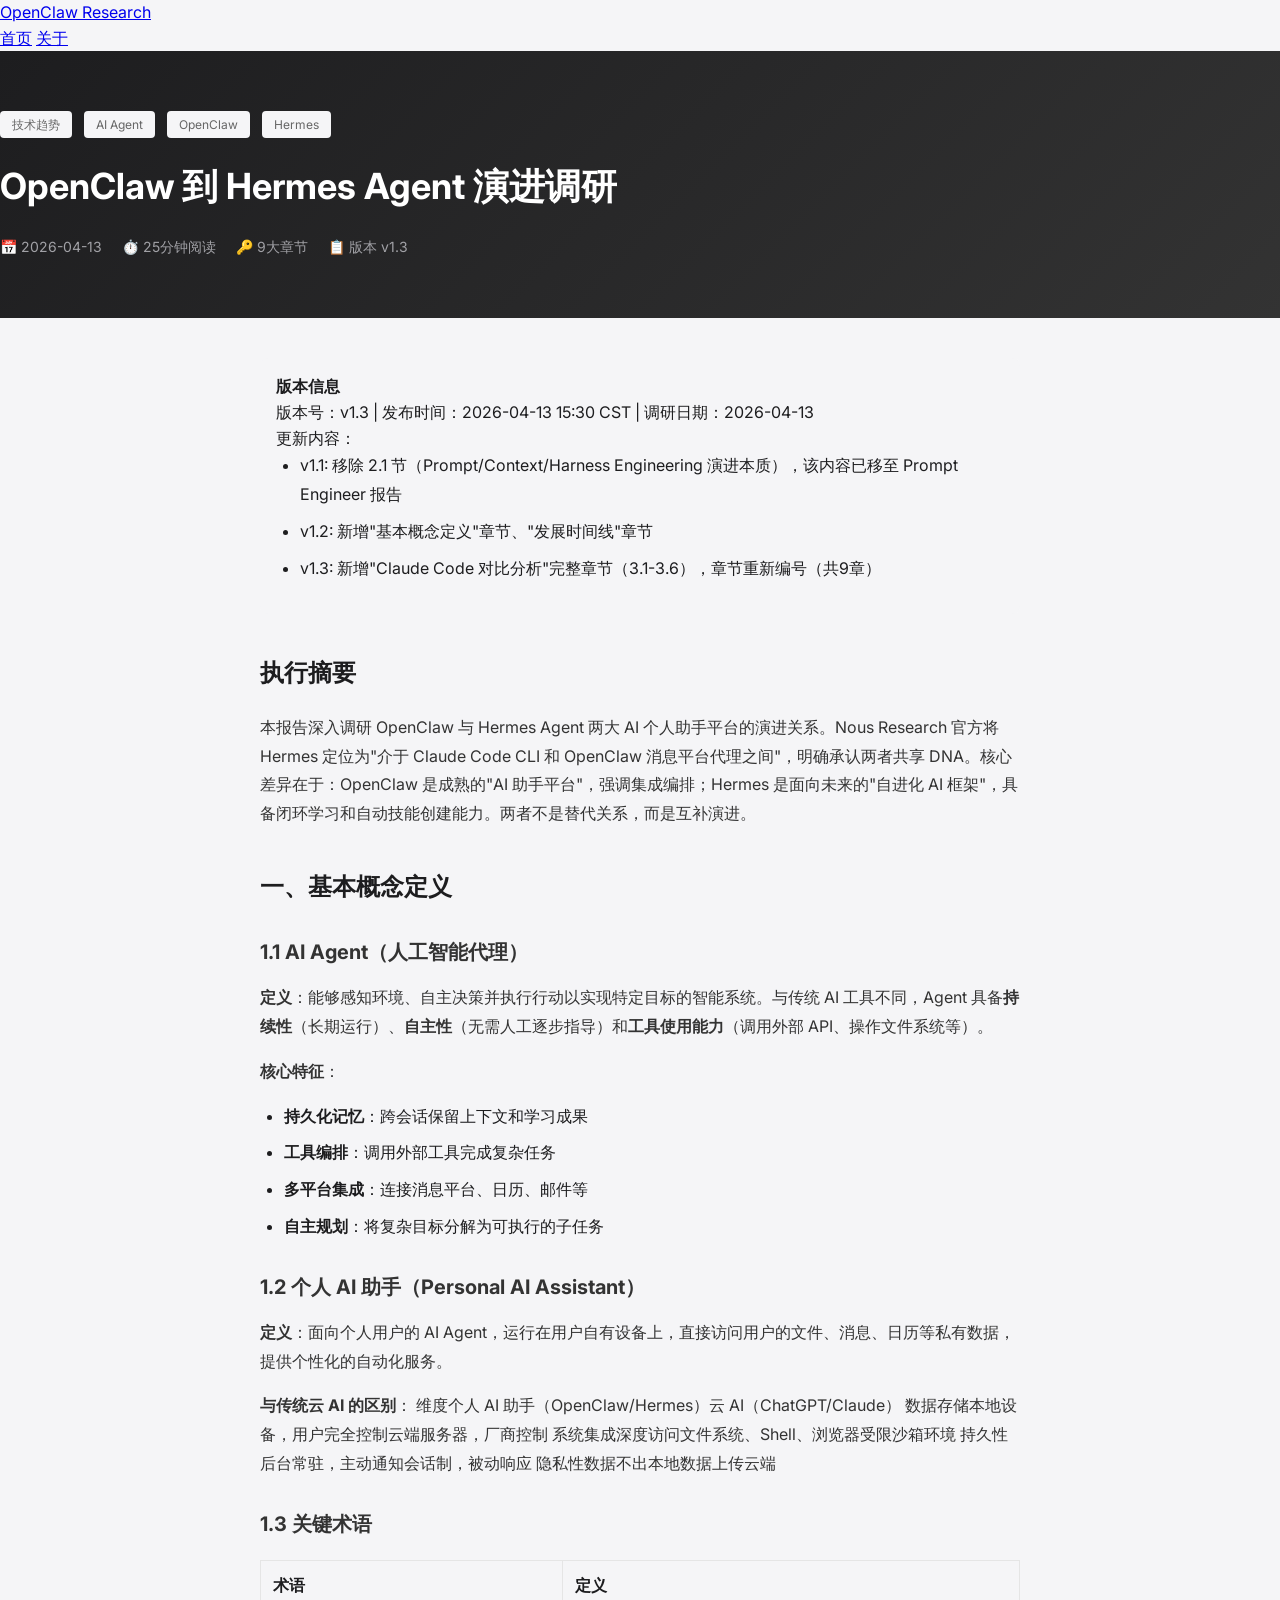
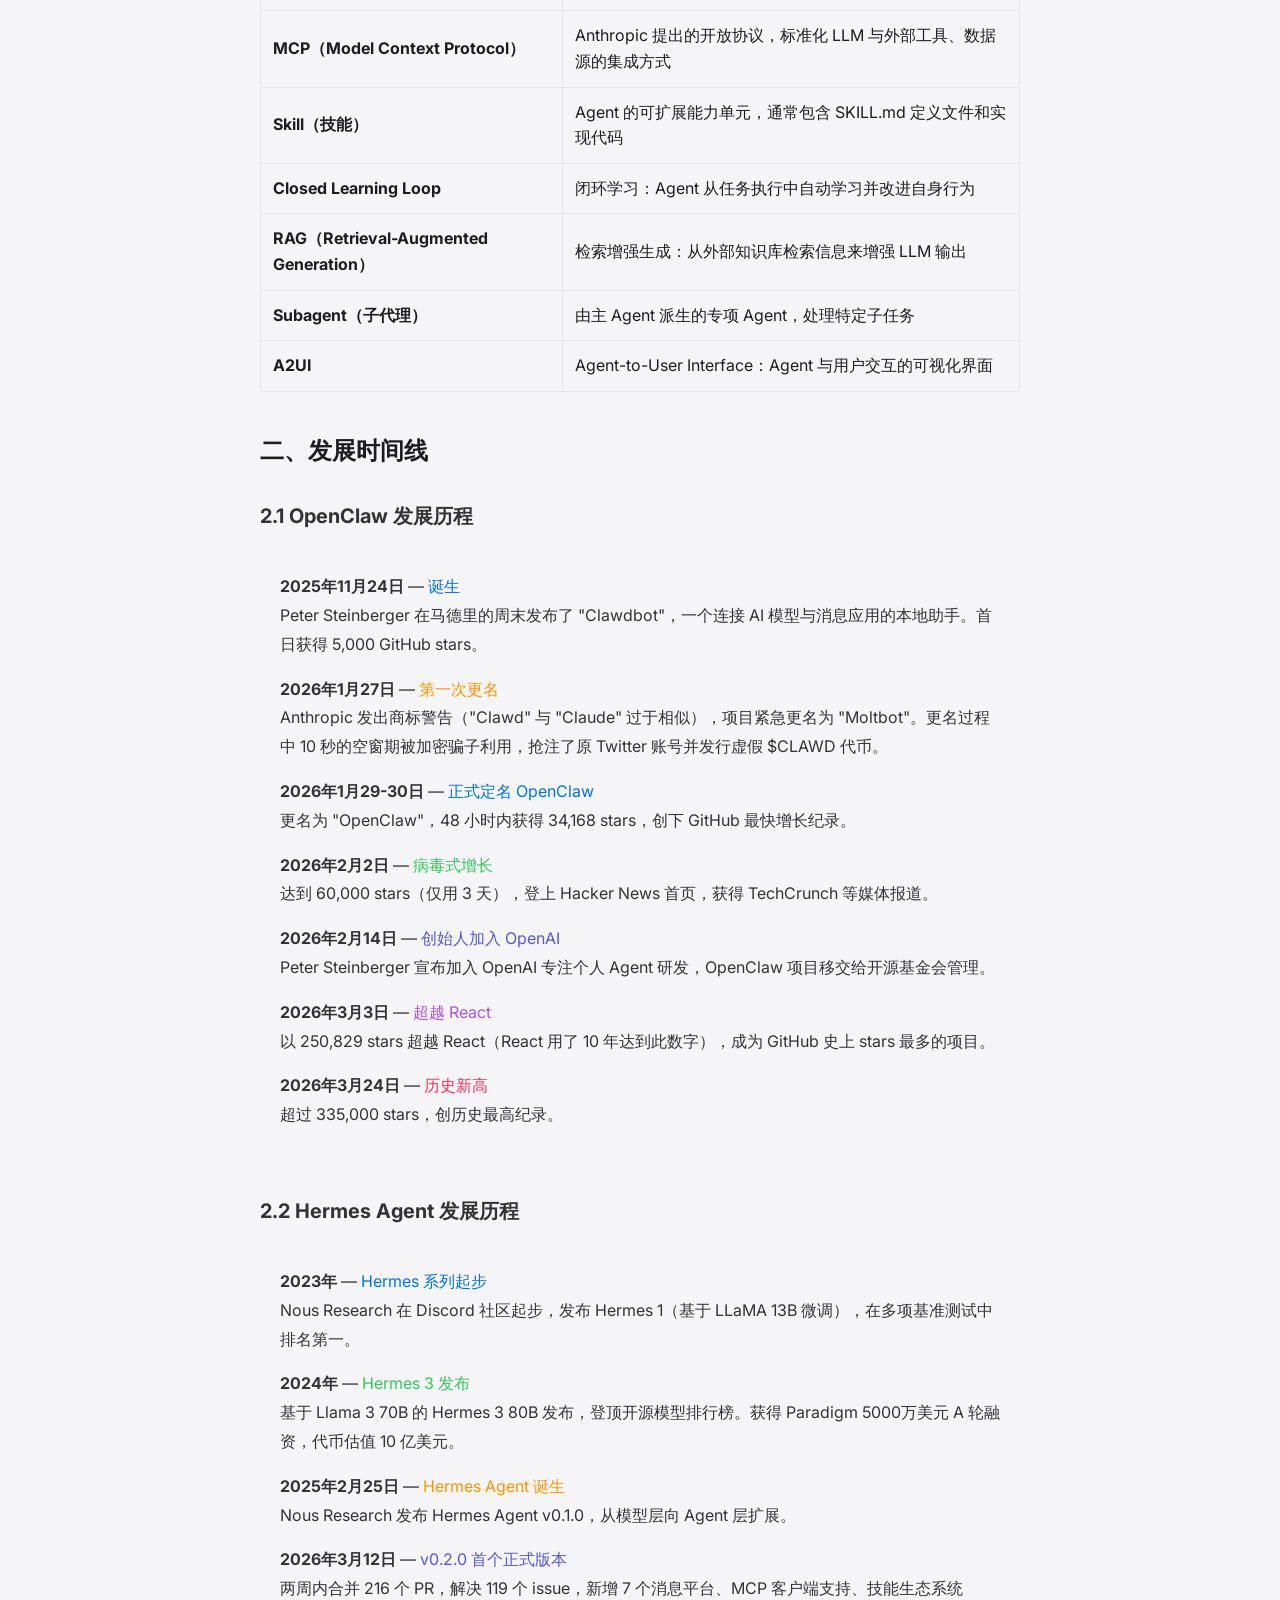
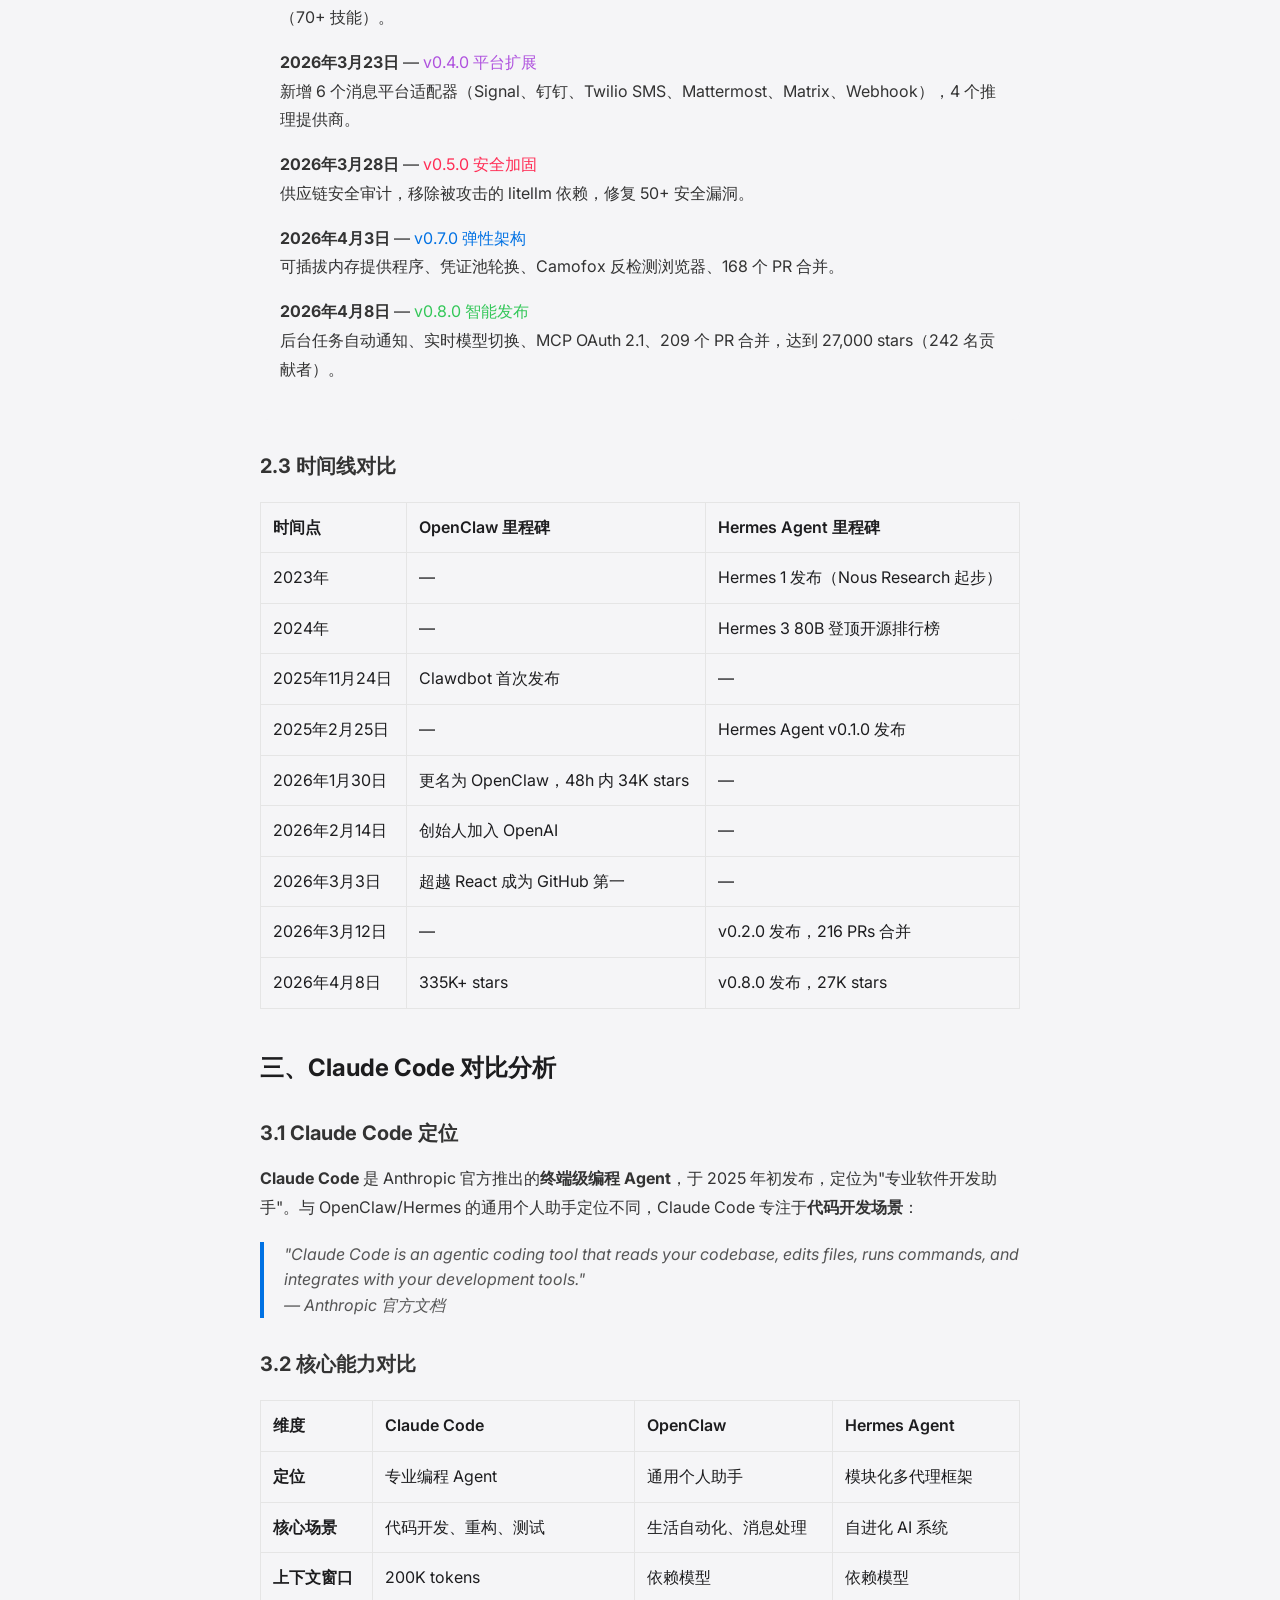
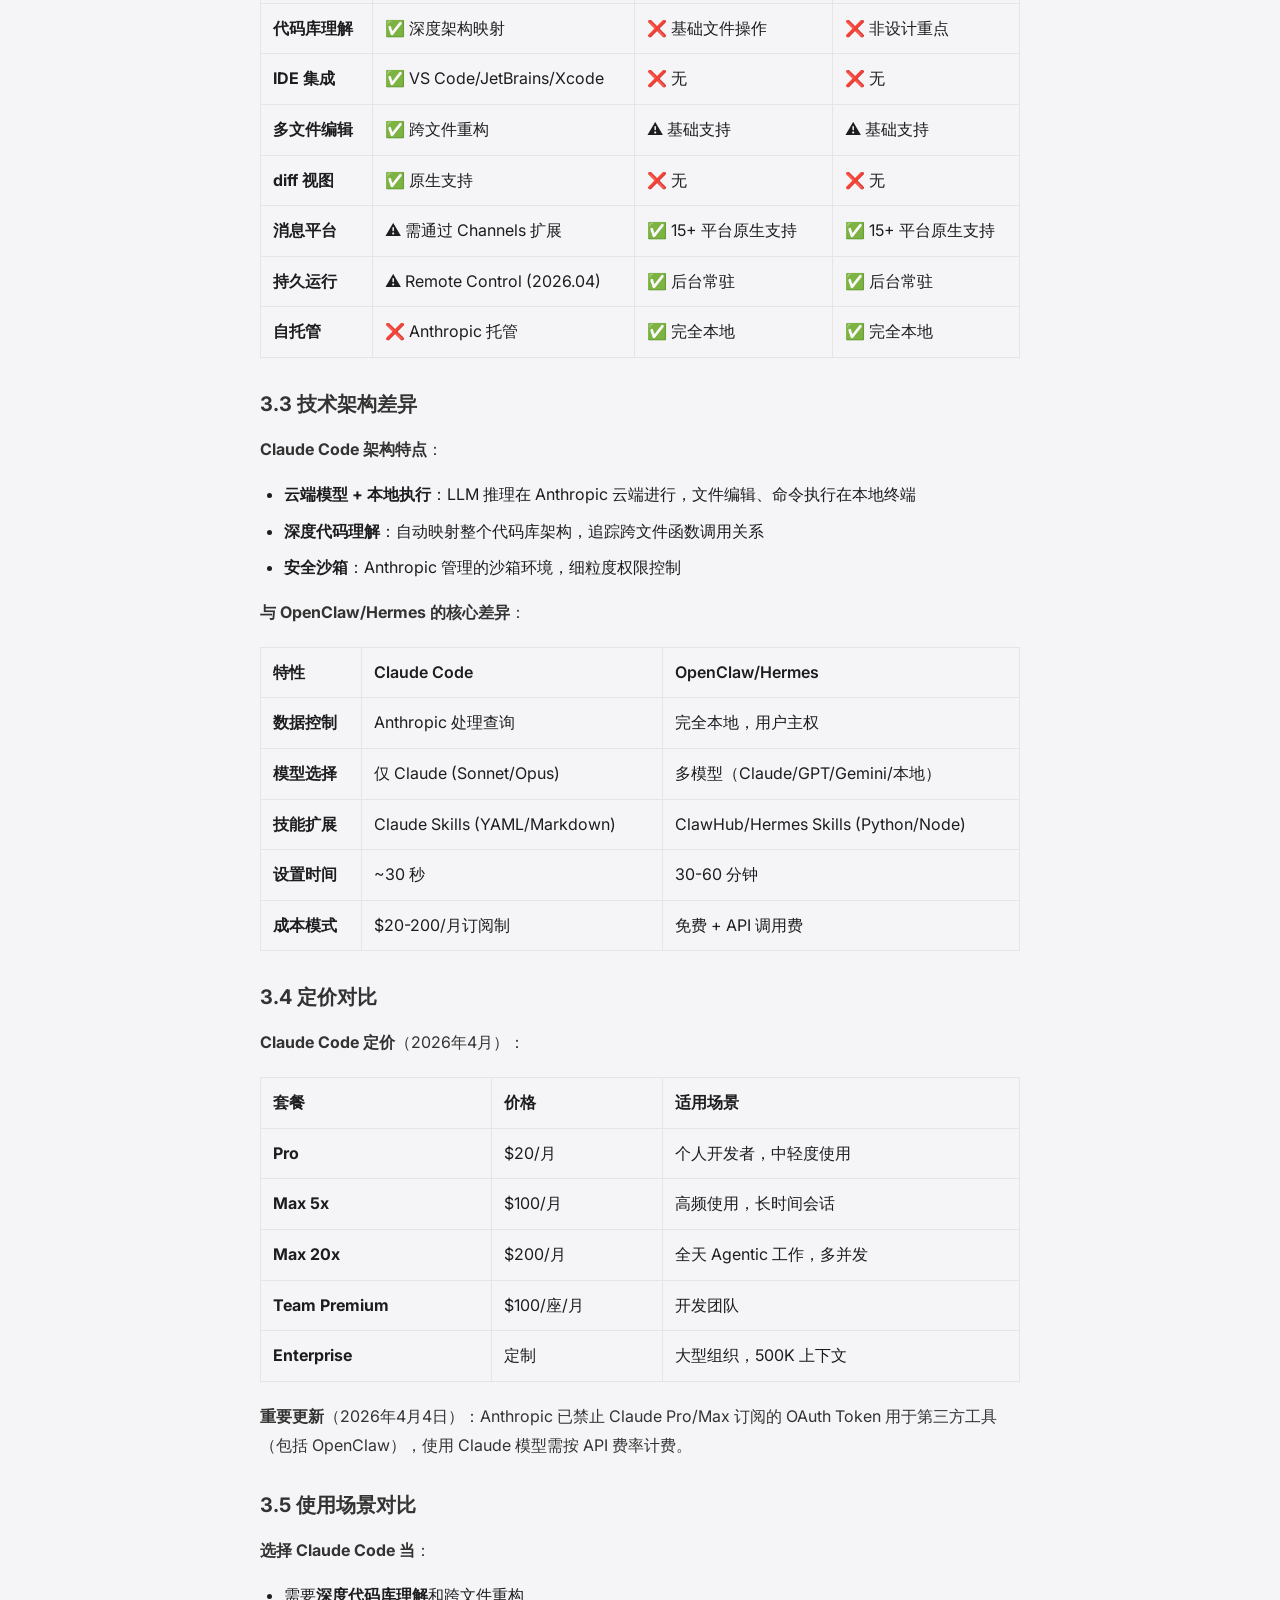
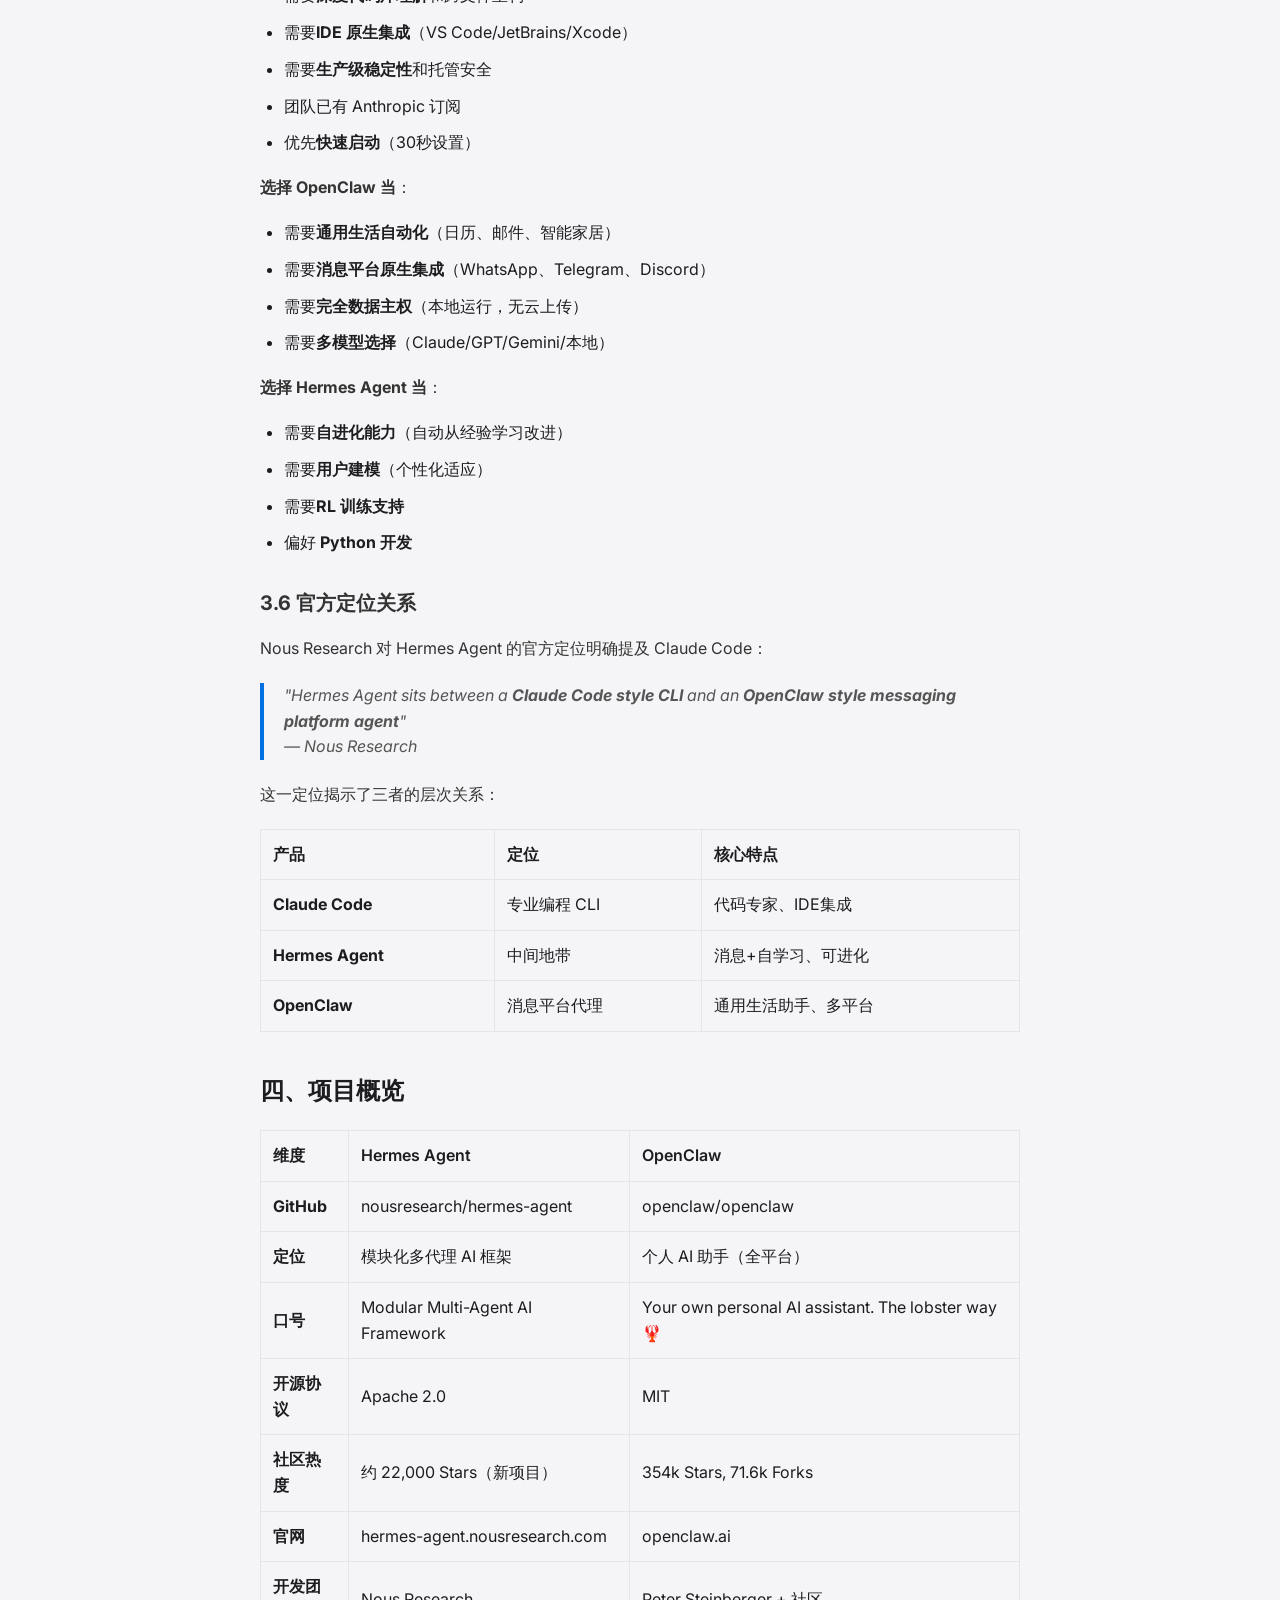
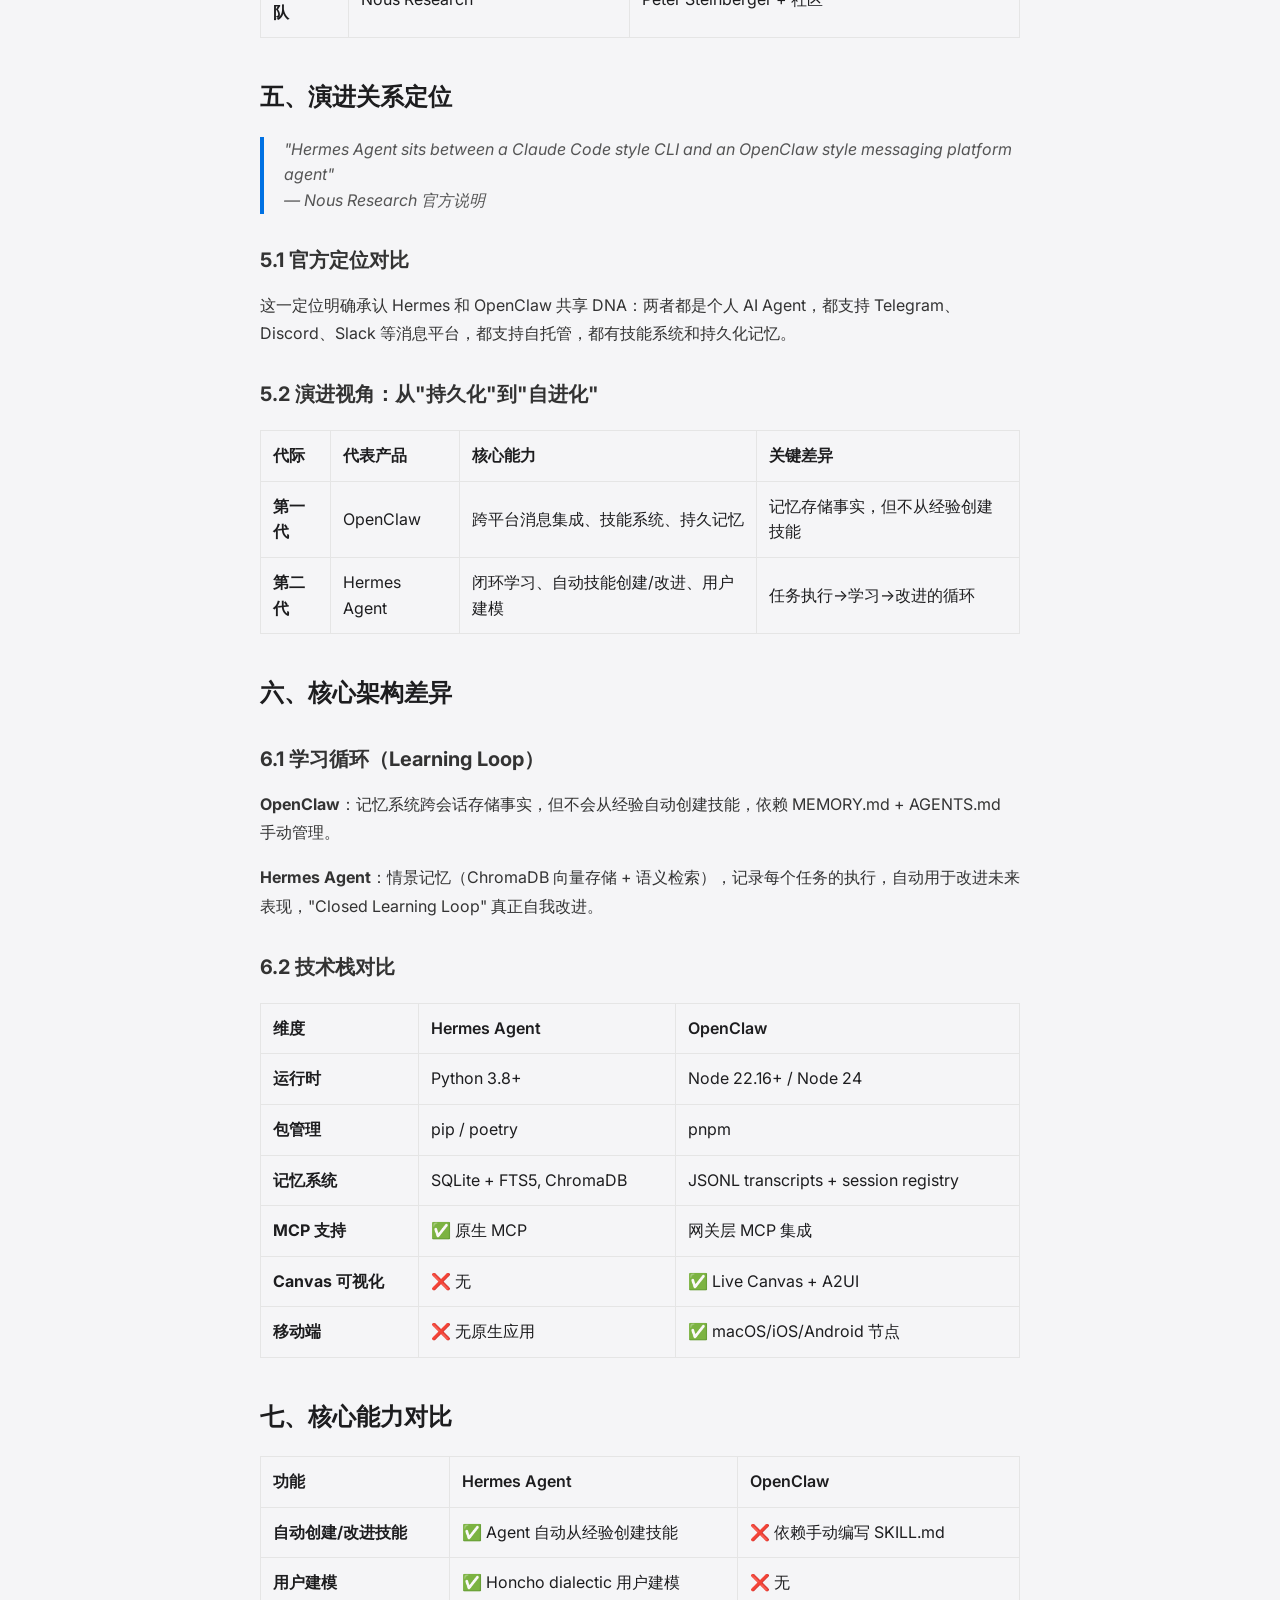
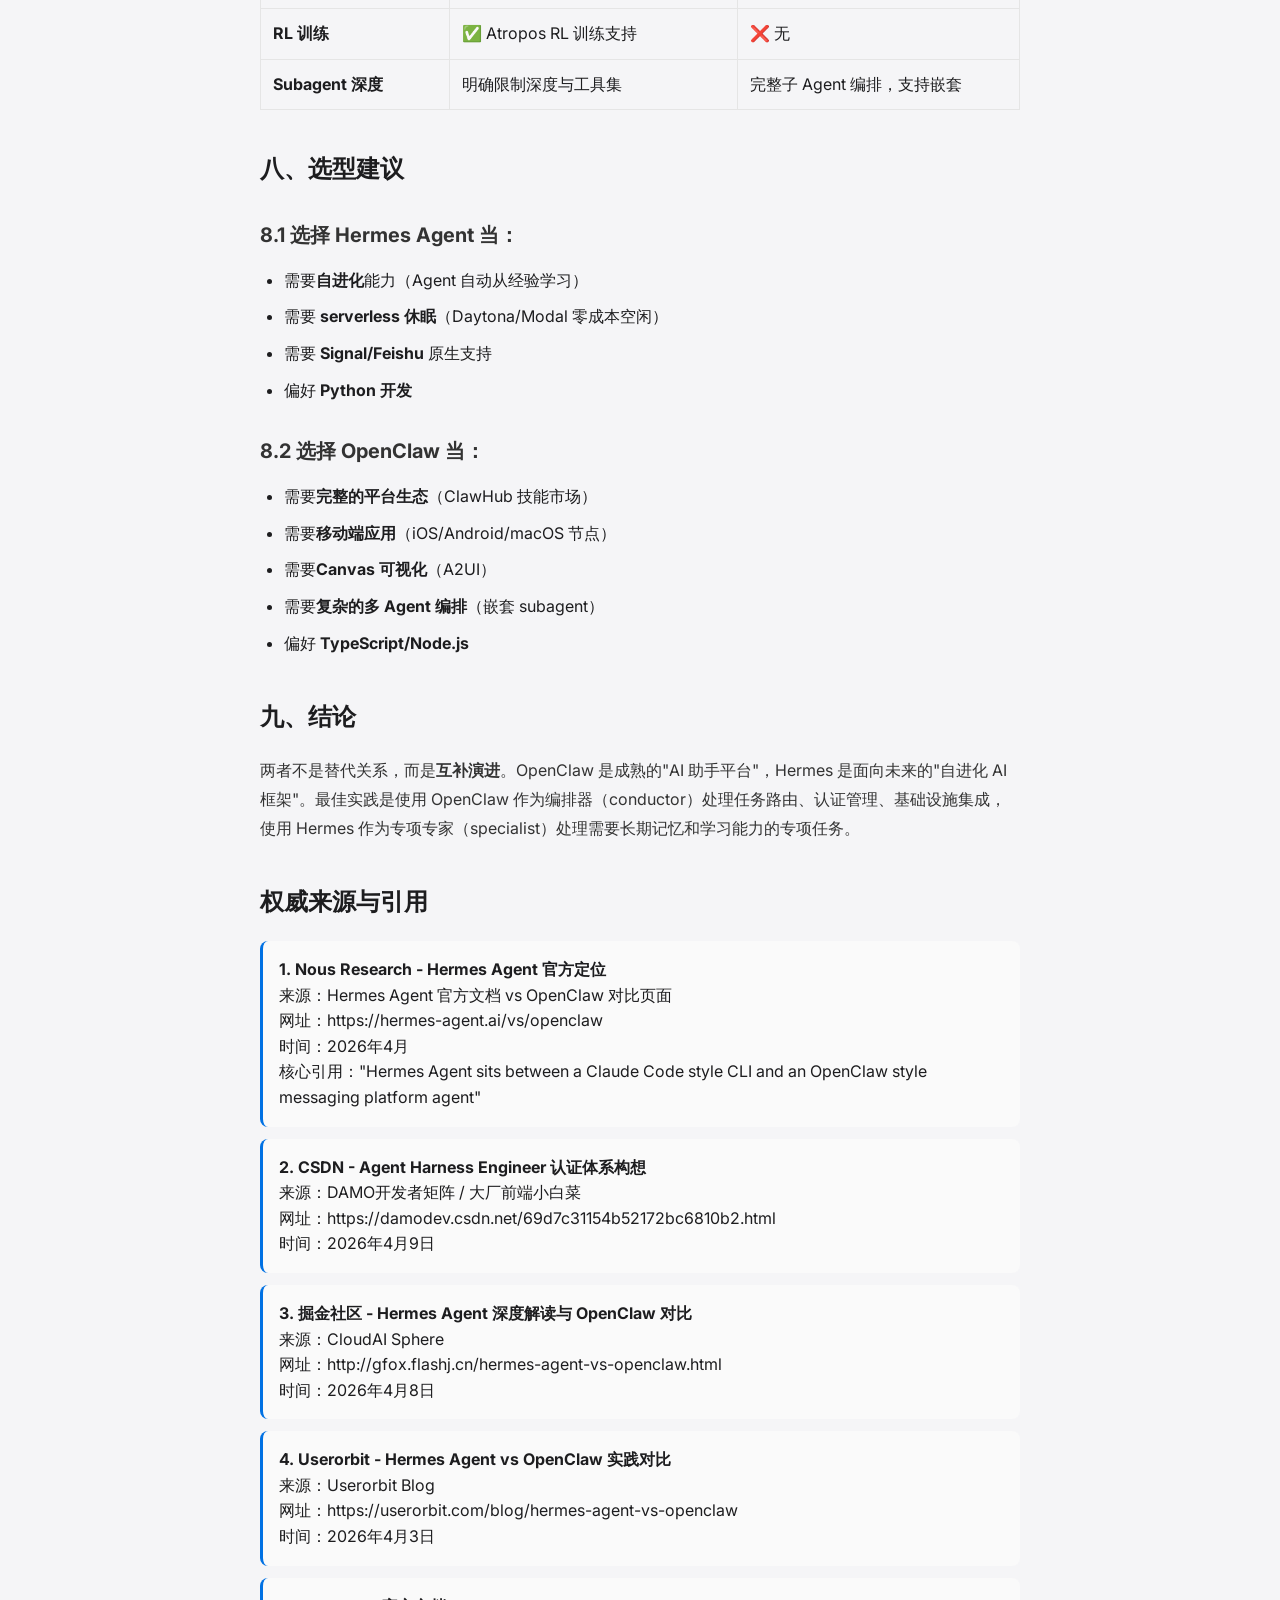
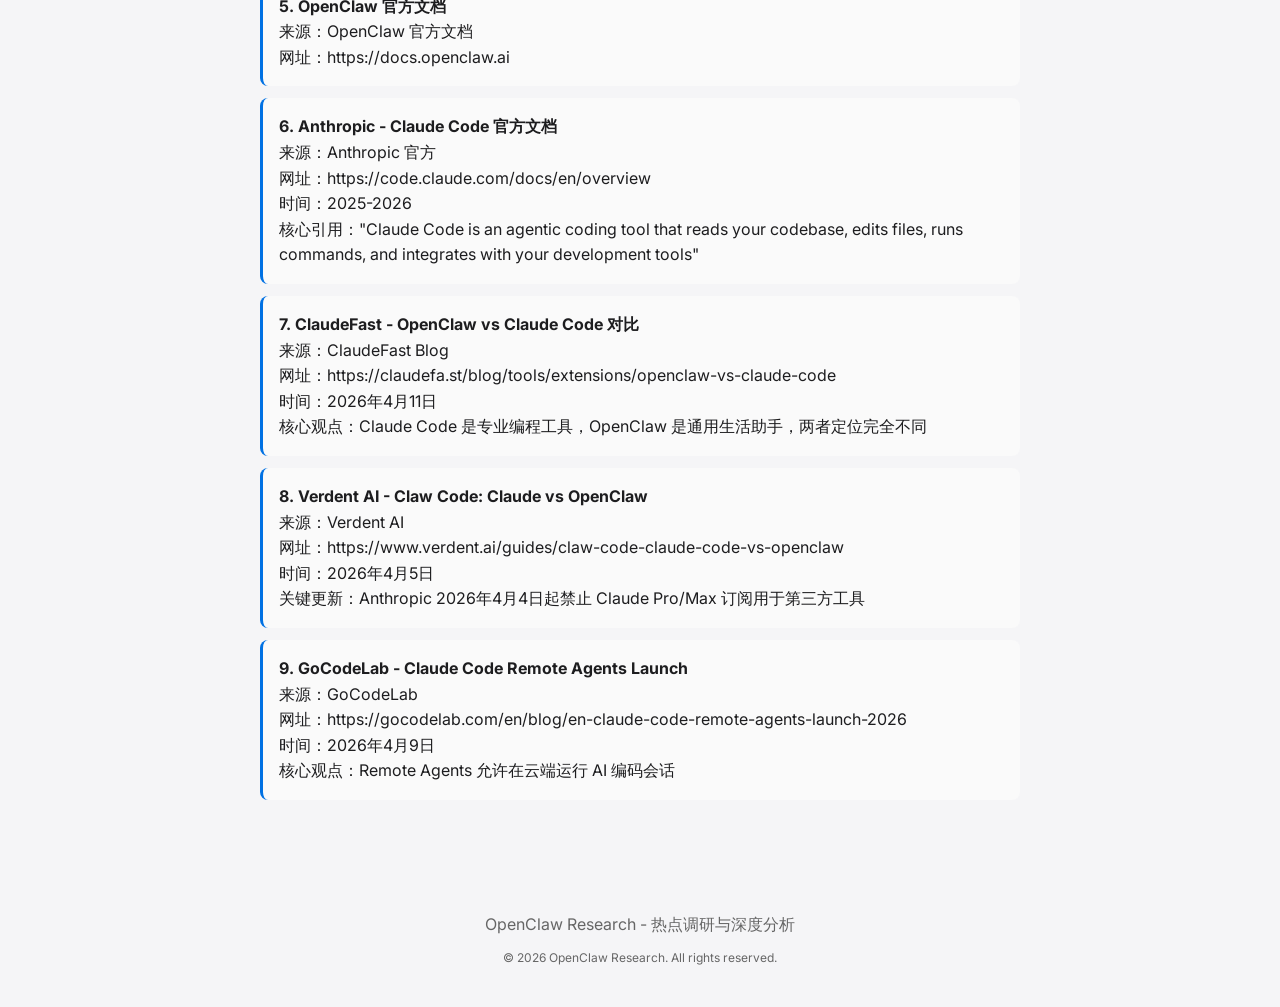
<file: articles/OpenClaw_Hermes_Agent_Evolution_Research_v1.0_202604131225.html>
<!DOCTYPE html>
<html lang="zh-CN">
<head>
    <meta charset="UTF-8">
    <meta name="viewport" content="width=device-width, initial-scale=1.0">
    <title>OpenClaw 到 Hermes Agent 演进调研 | OpenClaw Research</title>
    <link rel="stylesheet" href="../assets/css/style.css">
    <link href="https://fonts.googleapis.com/css2?family=Inter:wght@400;500;600;700&display=swap" rel="stylesheet">
    <style>
        .article-header {
            background: linear-gradient(135deg, #1d1d1f 0%, #333 100%);
            color: #fff;
            padding: 60px 0;
            margin-bottom: 40px;
        }
        .article-meta {
            display: flex;
            gap: 20px;
            margin-top: 20px;
            font-size: 14px;
            color: #a1a1a6;
        }
        .article-content {
            max-width: 800px;
            margin: 0 auto;
            padding: 0 20px 60px;
        }
        .article-content h2 {
            font-size: 24px;
            margin-top: 40px;
            margin-bottom: 20px;
            color: #1d1d1f;
        }
        .article-content h3 {
            font-size: 20px;
            margin-top: 30px;
            margin-bottom: 15px;
            color: #333;
        }
        .article-content h4 {
            font-size: 18px;
            margin-top: 25px;
            margin-bottom: 12px;
            color: #444;
        }
        .article-content p {
            line-height: 1.8;
            margin-bottom: 16px;
            color: #333;
        }
        .article-content ul, .article-content ol {
            margin-bottom: 16px;
            padding-left: 24px;
        }
        .article-content li {
            line-height: 1.8;
            margin-bottom: 8px;
        }
        .article-content table {
            width: 100%;
            border-collapse: collapse;
            margin: 20px 0;
        }
        .article-content th, .article-content td {
            border: 1px solid #e5e5e5;
            padding: 12px;
            text-align: left;
        }
        .article-content th {
            background: #f5f5f7;
            font-weight: 600;
        }
        .article-content blockquote {
            border-left: 4px solid #0071e3;
            padding-left: 20px;
            margin: 20px 0;
            color: #555;
            font-style: italic;
        }
        .article-content pre {
            background: #f5f5f7;
            padding: 16px;
            border-radius: 8px;
            overflow-x: auto;
            margin: 20px 0;
        }
        .article-content code {
            font-family: 'Monaco', 'Menlo', monospace;
            font-size: 14px;
        }
        .tag {
            display: inline-block;
            padding: 4px 12px;
            background: #f5f5f7;
            border-radius: 4px;
            font-size: 12px;
            color: #666;
            margin-right: 8px;
        }
        .version-info {
            background: #f5f5f7;
            padding: 16px;
            border-radius: 8px;
            margin: 20px 0;
        }
        .source-item {
            background: #fafafa;
            padding: 16px;
            border-radius: 8px;
            margin: 12px 0;
            border-left: 3px solid #0071e3;
        }
    </style>
</head>
<body>
    <nav class="nav">
        <div class="container">
            <a href="../index.html" class="nav-brand">OpenClaw Research</a>
            <div class="nav-links">
                <a href="../index.html">首页</a>
                <a href="../about.html">关于</a>
            </div>
        </div>
    </nav>

    <header class="article-header">
        <div class="container">
            <div class="tag">技术趋势</div>
            <div class="tag">AI Agent</div>
            <div class="tag">OpenClaw</div>
            <div class="tag">Hermes</div>
            <h1 style="font-size: 36px; margin-top: 20px;">OpenClaw 到 Hermes Agent 演进调研</h1>
            <div class="article-meta">
                <span>📅 2026-04-13</span>
                <span>⏱️ 25分钟阅读</span>
                <span>🔑 9大章节</span>
                <span>📋 版本 v1.3</span>
            </div>
        </div>
    </header>

    <article class="article-content">
        <div class="version-info">
            <strong>版本信息</strong><br>
            版本号：v1.3 | 发布时间：2026-04-13 15:30 CST | 调研日期：2026-04-13<br>
            更新内容：<br>
            <ul>
                <li>v1.1: 移除 2.1 节（Prompt/Context/Harness Engineering 演进本质），该内容已移至 Prompt Engineer 报告</li>
                <li>v1.2: 新增"基本概念定义"章节、"发展时间线"章节</li>
                <li>v1.3: 新增"Claude Code 对比分析"完整章节（3.1-3.6），章节重新编号（共9章）</li>
            </ul>
        </div>

        <h2>执行摘要</h2>
        <p>本报告深入调研 OpenClaw 与 Hermes Agent 两大 AI 个人助手平台的演进关系。Nous Research 官方将 Hermes 定位为"介于 Claude Code CLI 和 OpenClaw 消息平台代理之间"，明确承认两者共享 DNA。核心差异在于：OpenClaw 是成熟的"AI 助手平台"，强调集成编排；Hermes 是面向未来的"自进化 AI 框架"，具备闭环学习和自动技能创建能力。两者不是替代关系，而是互补演进。</p>

        <h2>一、基本概念定义</h2>

        <h3>1.1 AI Agent（人工智能代理）</h3>
        <p><strong>定义</strong>：能够感知环境、自主决策并执行行动以实现特定目标的智能系统。与传统 AI 工具不同，Agent 具备<strong>持续性</strong>（长期运行）、<strong>自主性</strong>（无需人工逐步指导）和<strong>工具使用能力</strong>（调用外部 API、操作文件系统等）。</p>
        <p><strong>核心特征</strong>：</p>
        <ul>
            <li><strong>持久化记忆</strong>：跨会话保留上下文和学习成果</li>
            <li><strong>工具编排</strong>：调用外部工具完成复杂任务</li>
            <li><strong>多平台集成</strong>：连接消息平台、日历、邮件等</li>
            <li><strong>自主规划</strong>：将复杂目标分解为可执行的子任务</li>
        </ul>

        <h3>1.2 个人 AI 助手（Personal AI Assistant）</h3>
        <p><strong>定义</strong>：面向个人用户的 AI Agent，运行在用户自有设备上，直接访问用户的文件、消息、日历等私有数据，提供个性化的自动化服务。</p>
        <p><strong>与传统云 AI 的区别</strong>：</p㸀
        <table>
            <tr><th>维度</th><th>个人 AI 助手（OpenClaw/Hermes）</th><th>云 AI（ChatGPT/Claude）</th></tr>
            <tr><td>数据存储</td><td>本地设备，用户完全控制</td><td>云端服务器，厂商控制</td></tr>
            <tr><td>系统集成</td><td>深度访问文件系统、Shell、浏览器</td><td>受限沙箱环境</td></tr>
            <tr><td>持久性</td><td>后台常驻，主动通知</td><td>会话制，被动响应</td></tr>
            <tr><td>隐私性</td><td>数据不出本地</td><td>数据上传云端</td></tr>
        </table>

        <h3>1.3 关键术语</h3>
        <table>
            <tr><th>术语</th><th>定义</th></tr>
            <tr><td><strong>MCP（Model Context Protocol）</strong></td><td>Anthropic 提出的开放协议，标准化 LLM 与外部工具、数据源的集成方式</td></tr>
            <tr><td><strong>Skill（技能）</strong><td>Agent 的可扩展能力单元，通常包含 SKILL.md 定义文件和实现代码</td></tr>
            <tr><td><strong>Closed Learning Loop</strong><td>闭环学习：Agent 从任务执行中自动学习并改进自身行为</td></tr>
            <tr><td><strong>RAG（Retrieval-Augmented Generation）</strong><td>检索增强生成：从外部知识库检索信息来增强 LLM 输出</td></tr>
            <tr><td><strong>Subagent（子代理）</strong><td>由主 Agent 派生的专项 Agent，处理特定子任务</td></tr>
            <tr><td><strong>A2UI</strong><td>Agent-to-User Interface：Agent 与用户交互的可视化界面</td></tr>
        </table>

        <h2>二、发展时间线</h2>

        <h3>2.1 OpenClaw 发展历程</h3>
        <div class="timeline-box" style="background: #f5f5f7; padding: 20px; border-radius: 8px; margin: 20px 0;">
            <p><strong>2025年11月24日</strong> — <span style="color: #0071e3;">诞生</span><br>
            Peter Steinberger 在马德里的周末发布了 "Clawdbot"，一个连接 AI 模型与消息应用的本地助手。首日获得 5,000 GitHub stars。</p>

            <p><strong>2026年1月27日</strong> — <span style="color: #ff9500;">第一次更名</span><br>
            Anthropic 发出商标警告（"Clawd" 与 "Claude" 过于相似），项目紧急更名为 "Moltbot"。更名过程中 10 秒的空窗期被加密骗子利用，抢注了原 Twitter 账号并发行虚假 $CLAWD 代币。</p>

            <p><strong>2026年1月29-30日</strong> — <span style="color: #0071e3;">正式定名 OpenClaw</span><br>
            更名为 "OpenClaw"，48 小时内获得 34,168 stars，创下 GitHub 最快增长纪录。</p>

            <p><strong>2026年2月2日</strong> — <span style="color: #34c759;">病毒式增长</span><br>
            达到 60,000 stars（仅用 3 天），登上 Hacker News 首页，获得 TechCrunch 等媒体报道。</p>

            <p><strong>2026年2月14日</strong> — <span style="color: #5856d6;">创始人加入 OpenAI</span><br>
            Peter Steinberger 宣布加入 OpenAI 专注个人 Agent 研发，OpenClaw 项目移交给开源基金会管理。</p>

            <p><strong>2026年3月3日</strong> — <span style="color: #af52de;">超越 React</span><br>
            以 250,829 stars 超越 React（React 用了 10 年达到此数字），成为 GitHub 史上 stars 最多的项目。</p>

            <p><strong>2026年3月24日</strong> — <span style="color: #ff2d55;">历史新高</span><br>
            超过 335,000 stars，创历史最高纪录。</p>
        </div>

        <h3>2.2 Hermes Agent 发展历程</h3>
        <div class="timeline-box" style="background: #f5f5f7; padding: 20px; border-radius: 8px; margin: 20px 0;">
            <p><strong>2023年</strong> — <span style="color: #0071e3;">Hermes 系列起步</span><br>
            Nous Research 在 Discord 社区起步，发布 Hermes 1（基于 LLaMA 13B 微调），在多项基准测试中排名第一。</p>

            <p><strong>2024年</strong> — <span style="color: #34c759;">Hermes 3 发布</span><br>
            基于 Llama 3 70B 的 Hermes 3 80B 发布，登顶开源模型排行榜。获得 Paradigm 5000万美元 A 轮融资，代币估值 10 亿美元。</p>

            <p><strong>2025年2月25日</strong> — <span style="color: #ff9500;">Hermes Agent 诞生</span><br>
            Nous Research 发布 Hermes Agent v0.1.0，从模型层向 Agent 层扩展。</p>

            <p><strong>2026年3月12日</strong> — <span style="color: #5856d6;">v0.2.0 首个正式版本</span><br>
            两周内合并 216 个 PR，解决 119 个 issue，新增 7 个消息平台、MCP 客户端支持、技能生态系统（70+ 技能）。</p>

            <p><strong>2026年3月23日</strong> — <span style="color: #af52de;">v0.4.0 平台扩展</span><br>
            新增 6 个消息平台适配器（Signal、钉钉、Twilio SMS、Mattermost、Matrix、Webhook），4 个推理提供商。</p>

            <p><strong>2026年3月28日</strong> — <span style="color: #ff2d55;">v0.5.0 安全加固</span><br>
            供应链安全审计，移除被攻击的 litellm 依赖，修复 50+ 安全漏洞。</p>

            <p><strong>2026年4月3日</strong> — <span style="color: #0071e3;">v0.7.0 弹性架构</span><br>
            可插拔内存提供程序、凭证池轮换、Camofox 反检测浏览器、168 个 PR 合并。</p>

            <p><strong>2026年4月8日</strong> — <span style="color: #34c759;">v0.8.0 智能发布</span><br>
            后台任务自动通知、实时模型切换、MCP OAuth 2.1、209 个 PR 合并，达到 27,000 stars（242 名贡献者）。</p>
        </div>

        <h3>2.3 时间线对比</h3>
        <table>
            <tr><th>时间点</th><th>OpenClaw 里程碑</th><th>Hermes Agent 里程碑</th></tr>
            <tr><td>2023年</td><td>—</td><td>Hermes 1 发布（Nous Research 起步）</td></tr>
            <tr><td>2024年</td><td>—</td><td>Hermes 3 80B 登顶开源排行榜</td></tr>
            <tr><td>2025年11月24日</td><td>Clawdbot 首次发布</td><td>—</td></tr>
            <tr><td>2025年2月25日</td><td>—</td><td>Hermes Agent v0.1.0 发布</td></tr>
            <tr><td>2026年1月30日</td><td>更名为 OpenClaw，48h 内 34K stars</td><td>—</td></tr>
            <tr><td>2026年2月14日</td><td>创始人加入 OpenAI</td><td>—</td></tr>
            <tr><td>2026年3月3日</td><td>超越 React 成为 GitHub 第一</td><td>—</td></tr>
            <tr><td>2026年3月12日</td><td>—</td><td>v0.2.0 发布，216 PRs 合并</td></tr>
            <tr><td>2026年4月8日</td><td>335K+ stars</td><td>v0.8.0 发布，27K stars</td></tr>
        </table>

        <h2>三、Claude Code 对比分析</h2>

        <h3>3.1 Claude Code 定位</h3>
        <p><strong>Claude Code</strong> 是 Anthropic 官方推出的<strong>终端级编程 Agent</strong>，于 2025 年初发布，定位为"专业软件开发助手"。与 OpenClaw/Hermes 的通用个人助手定位不同，Claude Code 专注于<strong>代码开发场景</strong>：</p>
        
        <blockquote>
            "Claude Code is an agentic coding tool that reads your codebase, edits files, runs commands, and integrates with your development tools."
            <br>— Anthropic 官方文档
        </blockquote>

        <h3>3.2 核心能力对比</h3>
        <table>
            <tr><th>维度</th><th>Claude Code</th><th>OpenClaw</th><th>Hermes Agent</th></tr>
            <tr><td><strong>定位</strong></td><td>专业编程 Agent</td><td>通用个人助手</td><td>模块化多代理框架</td></tr>
            <tr><td><strong>核心场景</strong></td><td>代码开发、重构、测试</td><td>生活自动化、消息处理</td><td>自进化 AI 系统</td></tr>
            <tr><td><strong>上下文窗口</strong></td><td>200K tokens</td><td>依赖模型</td><td>依赖模型</td></tr>
            <tr><td><strong>代码库理解</strong></td><td>✅ 深度架构映射</td><td>❌ 基础文件操作</td><td>❌ 非设计重点</td></tr>
            <tr><td><strong>IDE 集成</strong></td><td>✅ VS Code/JetBrains/Xcode</td><td>❌ 无</td><td>❌ 无</td></tr>
            <tr><td><strong>多文件编辑</strong></td><td>✅ 跨文件重构</td><td>⚠️ 基础支持</td><td>⚠️ 基础支持</td></tr>
            <tr><td><strong>diff 视图</strong></td><td>✅ 原生支持</td><td>❌ 无</td><td>❌ 无</td></tr>
            <tr><td><strong>消息平台</strong></td><td>⚠️ 需通过 Channels 扩展</td><td>✅ 15+ 平台原生支持</td><td>✅ 15+ 平台原生支持</td></tr>
            <tr><td><strong>持久运行</strong></td><td>⚠️ Remote Control (2026.04)</td><td>✅ 后台常驻</td><td>✅ 后台常驻</td></tr>
            <tr><td><strong>自托管</strong></td><td>❌ Anthropic 托管</td><td>✅ 完全本地</td><td>✅ 完全本地</td></tr>
        </table>

        <h3>3.3 技术架构差异</h3>
        <p><strong>Claude Code 架构特点</strong>：</p>
        <ul>
            <li><strong>云端模型 + 本地执行</strong>：LLM 推理在 Anthropic 云端进行，文件编辑、命令执行在本地终端</li>
            <li><strong>深度代码理解</strong>：自动映射整个代码库架构，追踪跨文件函数调用关系</li>
            <li><strong>安全沙箱</strong>：Anthropic 管理的沙箱环境，细粒度权限控制</li>
        </ul>

        <p><strong>与 OpenClaw/Hermes 的核心差异</strong>：</p>
        <table>
            <tr><th>特性</th><th>Claude Code</th><th>OpenClaw/Hermes</th></tr>
            <tr><td><strong>数据控制</strong></td><td>Anthropic 处理查询</td><td>完全本地，用户主权</td></tr>
            <tr><td><strong>模型选择</strong></td><td>仅 Claude (Sonnet/Opus)</td><td>多模型（Claude/GPT/Gemini/本地）</td></tr>
            <tr><td><strong>技能扩展</strong></td><td>Claude Skills (YAML/Markdown)</td><td>ClawHub/Hermes Skills (Python/Node)</td></tr>
            <tr><td><strong>设置时间</strong></td><td>~30 秒</td><td>30-60 分钟</td></tr>
            <tr><td><strong>成本模式</strong></td><td>$20-200/月订阅制</td><td>免费 + API 调用费</td></tr>
        </table>

        <h3>3.4 定价对比</h3>
        <p><strong>Claude Code 定价</strong>（2026年4月）：</p>
        <table>
            <tr><th>套餐</th><th>价格</th><th>适用场景</th></tr>
            <tr><td><strong>Pro</strong></td><td>$20/月</td><td>个人开发者，中轻度使用</td></tr>
            <tr><td><strong>Max 5x</strong></td><td>$100/月</td><td>高频使用，长时间会话</td></tr>
            <tr><td><strong>Max 20x</strong></td><td>$200/月</td><td>全天 Agentic 工作，多并发</td></tr>
            <tr><td><strong>Team Premium</strong></td><td>$100/座/月</td><td>开发团队</td></tr>
            <tr><td><strong>Enterprise</strong></td><td>定制</td><td>大型组织，500K 上下文</td></tr>
        </table>

        <p><strong>重要更新</strong>（2026年4月4日）：Anthropic 已禁止 Claude Pro/Max 订阅的 OAuth Token 用于第三方工具（包括 OpenClaw），使用 Claude 模型需按 API 费率计费。</p>

        <h3>3.5 使用场景对比</h3>
        <p><strong>选择 Claude Code 当</strong>：</p>
        <ul>
            <li>需要<strong>深度代码库理解</strong>和跨文件重构</li>
            <li>需要<strong>IDE 原生集成</strong>（VS Code/JetBrains/Xcode）</li>
            <li>需要<strong>生产级稳定性</strong>和托管安全</li>
            <li>团队已有 Anthropic 订阅</li>
            <li>优先<strong>快速启动</strong>（30秒设置）</li>
        </ul>

        <p><strong>选择 OpenClaw 当</strong>：</p>
        <ul>
            <li>需要<strong>通用生活自动化</strong>（日历、邮件、智能家居）</li>
            <li>需要<strong>消息平台原生集成</strong>（WhatsApp、Telegram、Discord）</li>
            <li>需要<strong>完全数据主权</strong>（本地运行，无云上传）</li>
            <li>需要<strong>多模型选择</strong>（Claude/GPT/Gemini/本地）</li>
        </ul>

        <p><strong>选择 Hermes Agent 当</strong>：</p>
        <ul>
            <li>需要<strong>自进化能力</strong>（自动从经验学习改进）</li>
            <li>需要<strong>用户建模</strong>（个性化适应）</li>
            <li>需要<strong>RL 训练支持</strong></li>
            <li>偏好 <strong>Python 开发</strong></li>
        </ul>

        <h3>3.6 官方定位关系</h3>
        <p>Nous Research 对 Hermes Agent 的官方定位明确提及 Claude Code：</p>
        <blockquote>
            "Hermes Agent sits between a <strong>Claude Code style CLI</strong> and an <strong>OpenClaw style messaging platform agent</strong>"
            <br>— Nous Research
        </blockquote>

        <p>这一定位揭示了三者的层次关系：</p>
        <table>
            <tr><th>产品</th><th>定位</th><th>核心特点</th></tr>
            <tr><td><strong>Claude Code</strong></td><td>专业编程 CLI</td><td>代码专家、IDE集成</td></tr>
            <tr><td><strong>Hermes Agent</strong></td><td>中间地带</td><td>消息+自学习、可进化</td></tr>
            <tr><td><strong>OpenClaw</strong></td><td>消息平台代理</td><td>通用生活助手、多平台</td></tr>
        </table>

        <h2>四、项目概览</h2>
        <table>
            <tr><th>维度</th><th>Hermes Agent</th><th>OpenClaw</th></tr>
            <tr><td><strong>GitHub</strong></td><td>nousresearch/hermes-agent</td><td>openclaw/openclaw</td></tr>
            <tr><td><strong>定位</strong></td><td>模块化多代理 AI 框架</td><td>个人 AI 助手（全平台）</td></tr>
            <tr><td><strong>口号</strong></td><td>Modular Multi-Agent AI Framework</td><td>Your own personal AI assistant. The lobster way 🦞</td></tr>
            <tr><td><strong>开源协议</strong></td><td>Apache 2.0</td><td>MIT</td></tr>
            <tr><td><strong>社区热度</strong></td><td>约 22,000 Stars（新项目）</td><td>354k Stars, 71.6k Forks</td></tr>
            <tr><td><strong>官网</strong></td><td>hermes-agent.nousresearch.com</td><td>openclaw.ai</td></tr>
            <tr><td><strong>开发团队</strong></td><td>Nous Research</td><td>Peter Steinberger + 社区</td></tr>
        </table>

        <h2>五、演进关系定位</h2>
        <blockquote>
            "Hermes Agent sits between a Claude Code style CLI and an OpenClaw style messaging platform agent"
            <br>— Nous Research 官方说明
        </blockquote>

        <h3>5.1 官方定位对比</h3>
        <p>这一定位明确承认 Hermes 和 OpenClaw 共享 DNA：两者都是个人 AI Agent，都支持 Telegram、Discord、Slack 等消息平台，都支持自托管，都有技能系统和持久化记忆。</p>

        <h3>5.2 演进视角：从"持久化"到"自进化"</h3>
        <table>
            <tr><th>代际</th><th>代表产品</th><th>核心能力</th><th>关键差异</th></tr>
            <tr><td><strong>第一代</strong></td><td>OpenClaw</td><td>跨平台消息集成、技能系统、持久记忆</td><td>记忆存储事实，但不从经验创建技能</td></tr>
            <tr><td><strong>第二代</strong></td><td>Hermes Agent</td><td>闭环学习、自动技能创建/改进、用户建模</td><td>任务执行→学习→改进的循环</td></tr>
        </table>

        <h2>六、核心架构差异</h2>

        <h3>6.1 学习循环（Learning Loop）</h3>
        <p><strong>OpenClaw</strong>：记忆系统跨会话存储事实，但不会从经验自动创建技能，依赖 MEMORY.md + AGENTS.md 手动管理。</p>
        <p><strong>Hermes Agent</strong>：情景记忆（ChromaDB 向量存储 + 语义检索），记录每个任务的执行，自动用于改进未来表现，"Closed Learning Loop" 真正自我改进。</p>

        <h3>6.2 技术栈对比</h3>
        <table>
            <tr><th>维度</th><th>Hermes Agent</th><th>OpenClaw</th></tr>
            <tr><td><strong>运行时</strong></td><td>Python 3.8+</td><td>Node 22.16+ / Node 24</td></tr>
            <tr><td><strong>包管理</strong></td><td>pip / poetry</td><td>pnpm</td></tr>
            <tr><td><strong>记忆系统</strong></td><td>SQLite + FTS5, ChromaDB</td><td>JSONL transcripts + session registry</td></tr>
            <tr><td><strong>MCP 支持</strong></td><td>✅ 原生 MCP</td><td>网关层 MCP 集成</td></tr>
            <tr><td><strong>Canvas 可视化</strong></td><td>❌ 无</td><td>✅ Live Canvas + A2UI</td></tr>
            <tr><td><strong>移动端</strong></td><td>❌ 无原生应用</td><td>✅ macOS/iOS/Android 节点</td></tr>
        </table>

        <h2>七、核心能力对比</h2>
        <table>
            <tr><th>功能</th><th>Hermes Agent</th><th>OpenClaw</th></tr>
            <tr><td><strong>自动创建/改进技能</strong></td><td>✅ Agent 自动从经验创建技能</td><td>❌ 依赖手动编写 SKILL.md</td></tr>
            <tr><td><strong>用户建模</strong></td><td>✅ Honcho dialectic 用户建模</td><td>❌ 无</td></tr>
            <tr><td><strong>RL 训练</strong></td><td>✅ Atropos RL 训练支持</td><td>❌ 无</td></tr>
            <tr><td><strong>Subagent 深度</strong></td><td>明确限制深度与工具集</td><td>完整子 Agent 编排，支持嵌套</td></tr>
        </table>

        <h2>八、选型建议</h2>

        <h3>8.1 选择 Hermes Agent 当：</h3>
        <ul>
            <li>需要<strong>自进化</strong>能力（Agent 自动从经验学习）</li>
            <li>需要 <strong>serverless 休眠</strong>（Daytona/Modal 零成本空闲）</li>
            <li>需要 <strong>Signal/Feishu</strong> 原生支持</li>
            <li>偏好 <strong>Python 开发</strong></li>
        </ul>

        <h3>8.2 选择 OpenClaw 当：</h3>
        <ul>
            <li>需要<strong>完整的平台生态</strong>（ClawHub 技能市场）</li>
            <li>需要<strong>移动端应用</strong>（iOS/Android/macOS 节点）</li>
            <li>需要<strong>Canvas 可视化</strong>（A2UI）</li>
            <li>需要<strong>复杂的多 Agent 编排</strong>（嵌套 subagent）</li>
            <li>偏好 <strong>TypeScript/Node.js</strong></li>
        </ul>

        <h2>九、结论</h2>
        <p>两者不是替代关系，而是<strong>互补演进</strong>。OpenClaw 是成熟的"AI 助手平台"，Hermes 是面向未来的"自进化 AI 框架"。最佳实践是使用 OpenClaw 作为编排器（conductor）处理任务路由、认证管理、基础设施集成，使用 Hermes 作为专项专家（specialist）处理需要长期记忆和学习能力的专项任务。</p>

        <h2>权威来源与引用</h2>

        <div class="source-item">
            <strong>1. Nous Research - Hermes Agent 官方定位</strong><br>
            来源：Hermes Agent 官方文档 vs OpenClaw 对比页面<br>
            网址：https://hermes-agent.ai/vs/openclaw<br>
            时间：2026年4月<br>
            核心引用："Hermes Agent sits between a Claude Code style CLI and an OpenClaw style messaging platform agent"
        </div>

        <div class="source-item">
            <strong>2. CSDN - Agent Harness Engineer 认证体系构想</strong><br>
            来源：DAMO开发者矩阵 / 大厂前端小白菜<br>
            网址：https://damodev.csdn.net/69d7c31154b52172bc6810b2.html<br>
            时间：2026年4月9日
        </div>

        <div class="source-item">
            <strong>3. 掘金社区 - Hermes Agent 深度解读与 OpenClaw 对比</strong><br>
            来源：CloudAI Sphere<br>
            网址：http://gfox.flashj.cn/hermes-agent-vs-openclaw.html<br>
            时间：2026年4月8日
        </div>

        <div class="source-item">
            <strong>4. Userorbit - Hermes Agent vs OpenClaw 实践对比</strong><br>
            来源：Userorbit Blog<br>
            网址：https://userorbit.com/blog/hermes-agent-vs-openclaw<br>
            时间：2026年4月3日
        </div>

        <div class="source-item">
            <strong>5. OpenClaw 官方文档</strong><br>
            来源：OpenClaw 官方文档<br>
            网址：https://docs.openclaw.ai
        </div>

        <div class="source-item">
            <strong>6. Anthropic - Claude Code 官方文档</strong><br>
            来源：Anthropic 官方<br>
            网址：https://code.claude.com/docs/en/overview<br>
            时间：2025-2026<br>
            核心引用："Claude Code is an agentic coding tool that reads your codebase, edits files, runs commands, and integrates with your development tools"
        </div>

        <div class="source-item">
            <strong>7. ClaudeFast - OpenClaw vs Claude Code 对比</strong><br>
            来源：ClaudeFast Blog<br>
            网址：https://claudefa.st/blog/tools/extensions/openclaw-vs-claude-code<br>
            时间：2026年4月11日<br>
            核心观点：Claude Code 是专业编程工具，OpenClaw 是通用生活助手，两者定位完全不同
        </div>

        <div class="source-item">
            <strong>8. Verdent AI - Claw Code: Claude vs OpenClaw</strong><br>
            来源：Verdent AI<br>
            网址：https://www.verdent.ai/guides/claw-code-claude-code-vs-openclaw<br>
            时间：2026年4月5日<br>
            关键更新：Anthropic 2026年4月4日起禁止 Claude Pro/Max 订阅用于第三方工具
        </div>

        <div class="source-item">
            <strong>9. GoCodeLab - Claude Code Remote Agents Launch</strong><br>
            来源：GoCodeLab<br>
            网址：https://gocodelab.com/en/blog/en-claude-code-remote-agents-launch-2026<br>
            时间：2026年4月9日<br>
            核心观点：Remote Agents 允许在云端运行 AI 编码会话
        </div>
    </article>

    <footer style="background: #f5f5f7; padding: 40px 0; text-align: center; color: #666;">
        <div class="container">
            <p>OpenClaw Research - 热点调研与深度分析</p>
            <p style="font-size: 12px; margin-top: 10px;">© 2026 OpenClaw Research. All rights reserved.</p>
        </div>
    </footer>
</body>
</html>
</file>
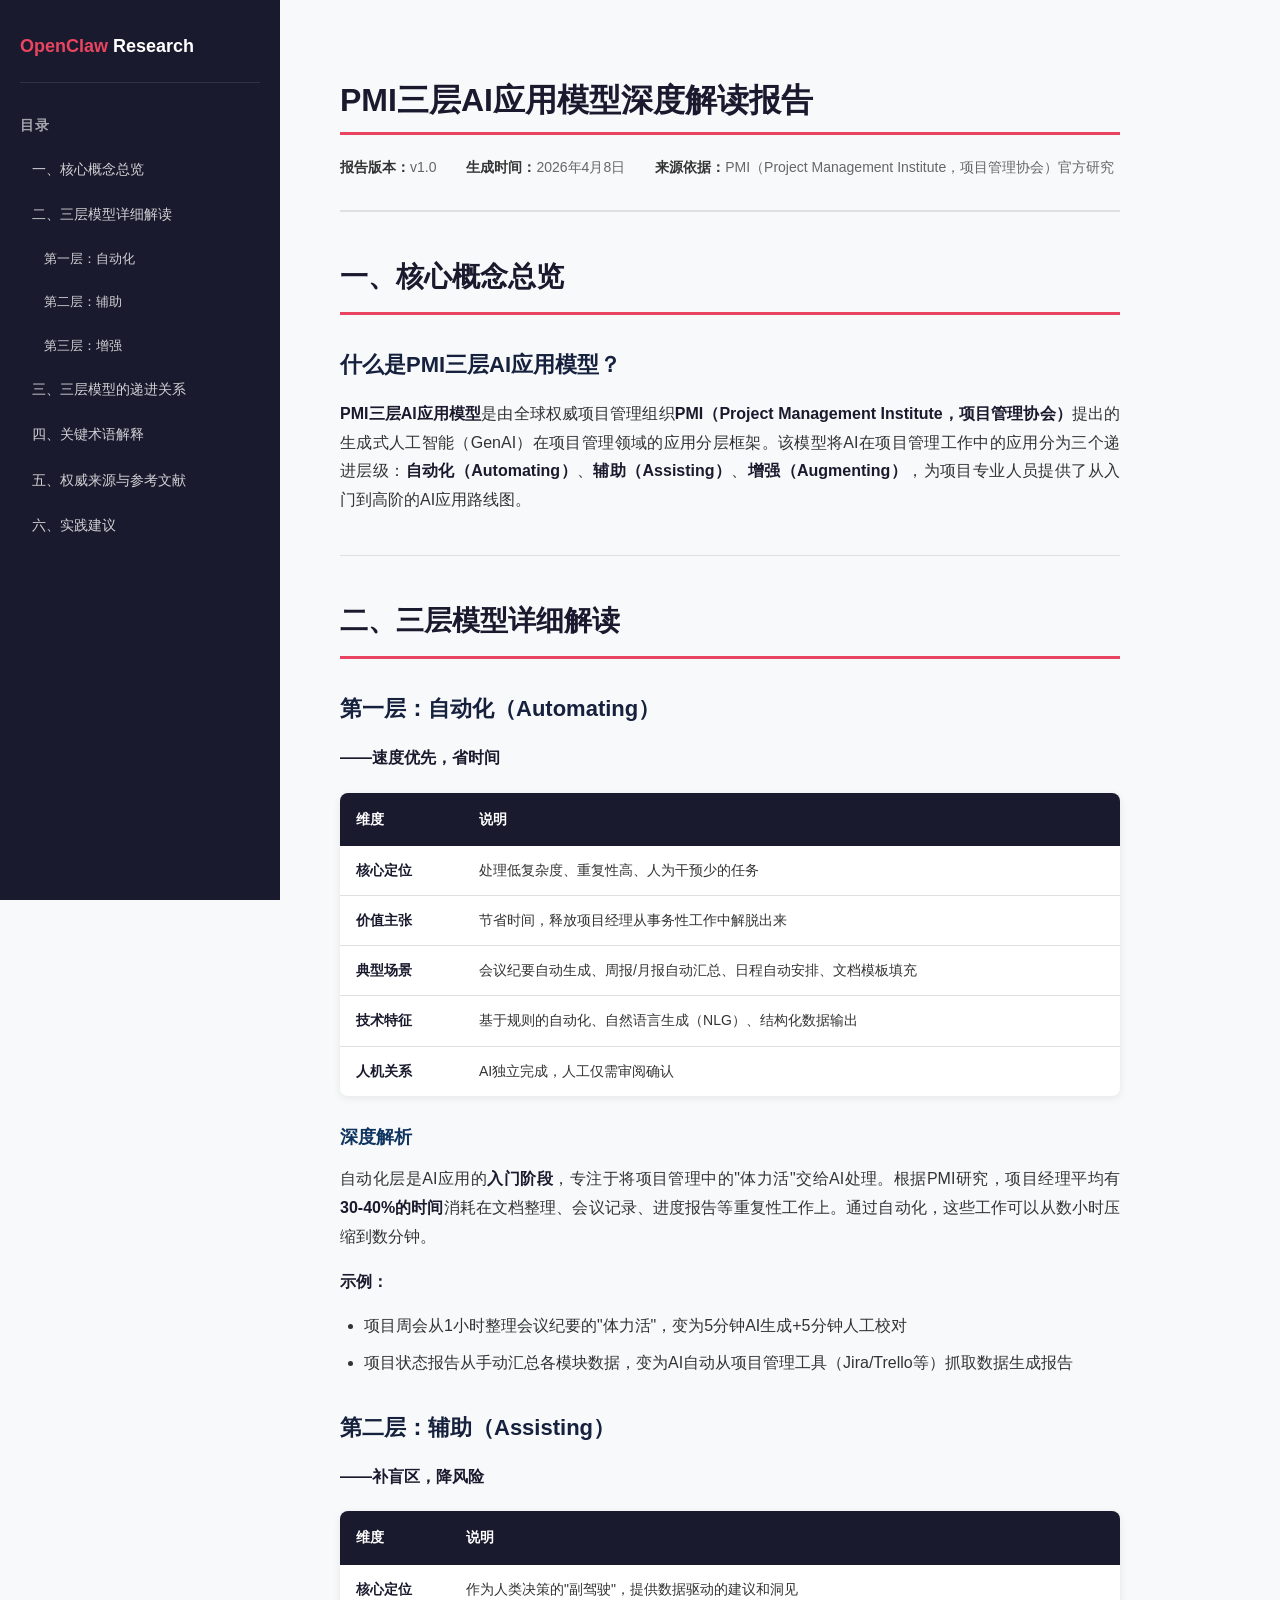
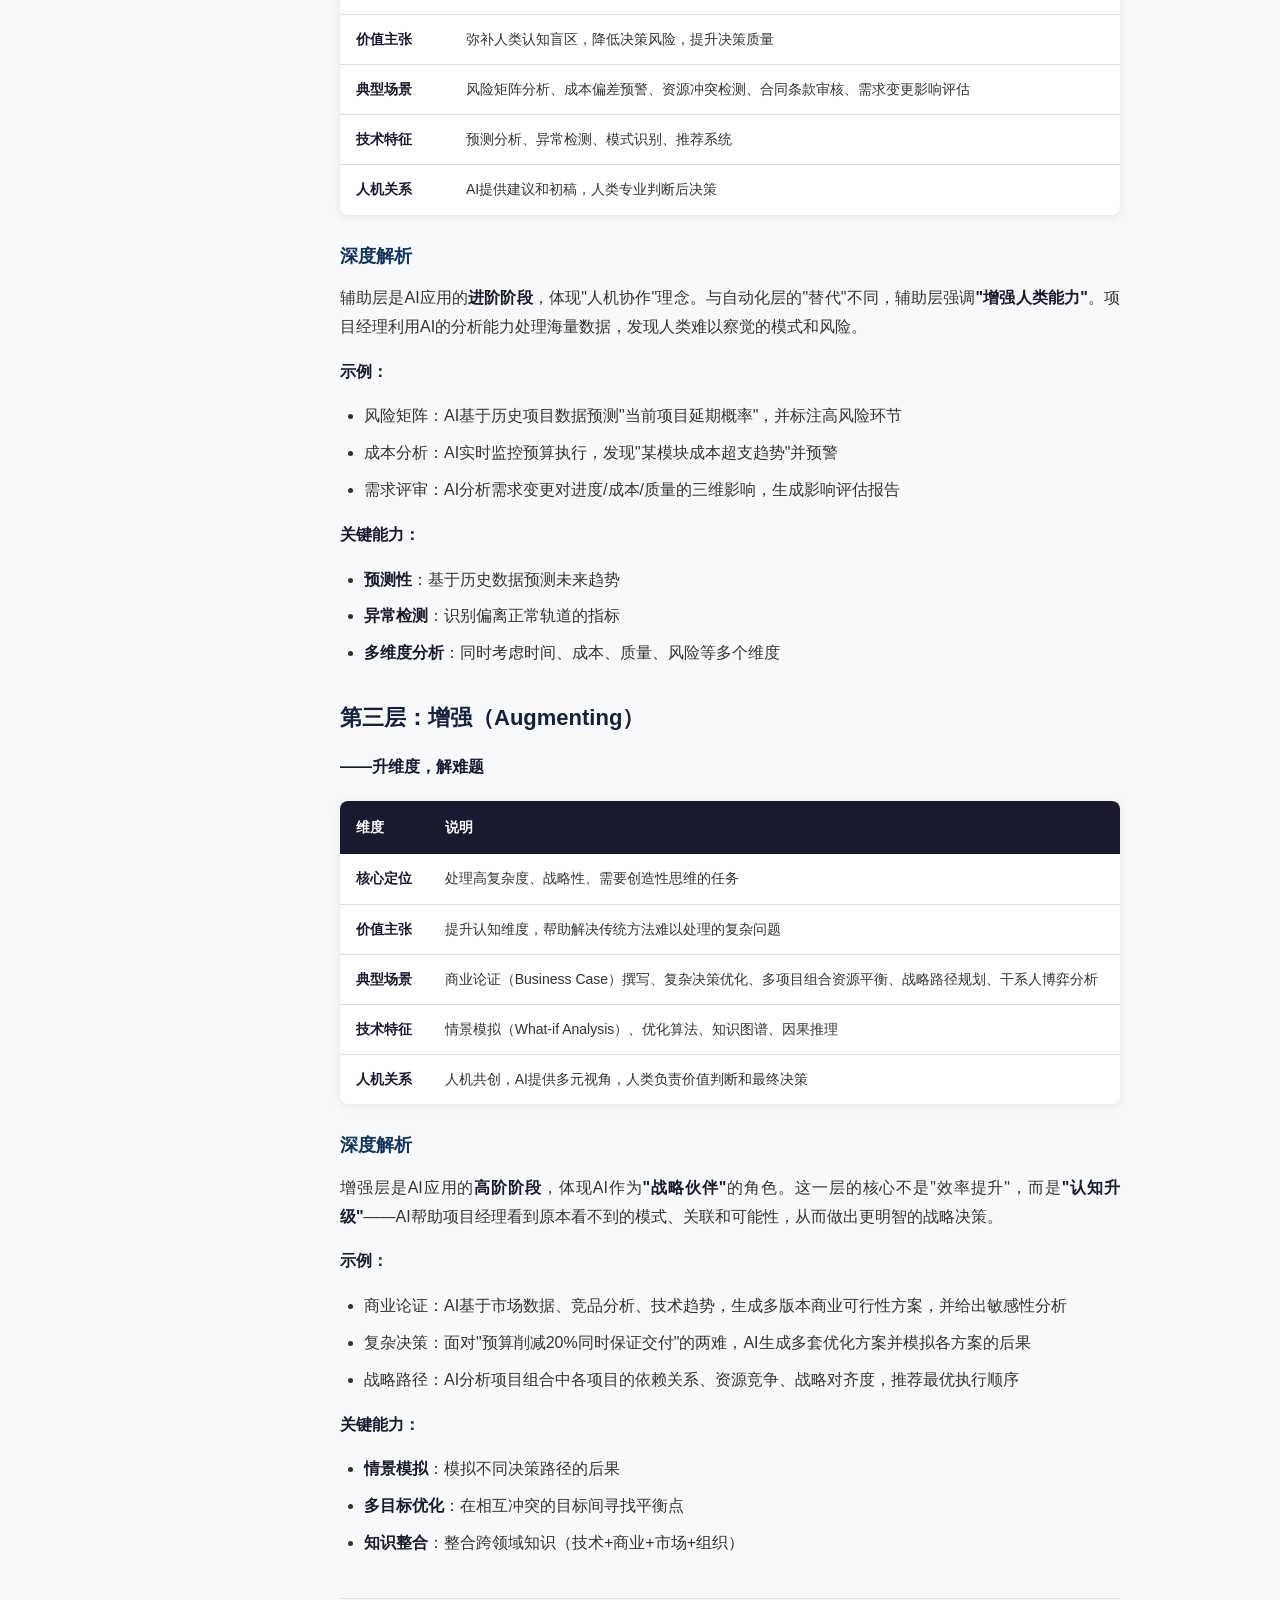
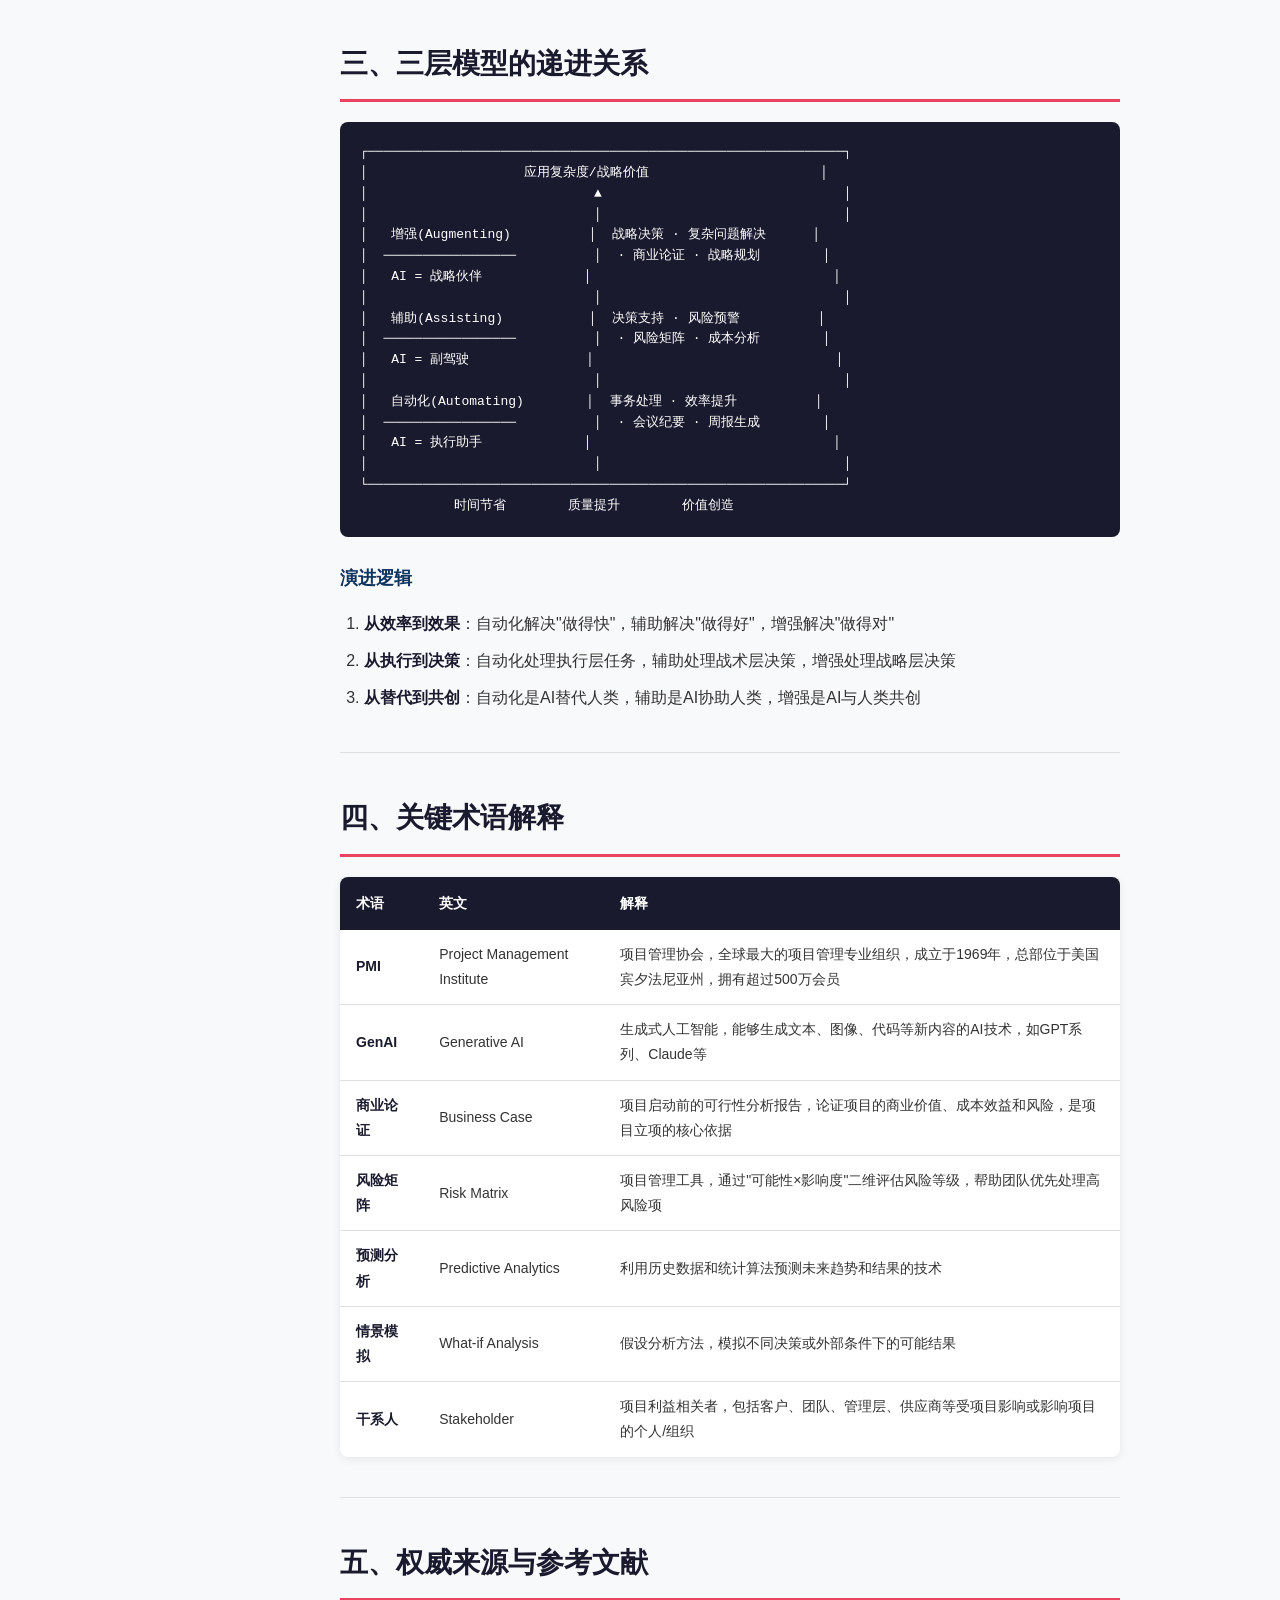
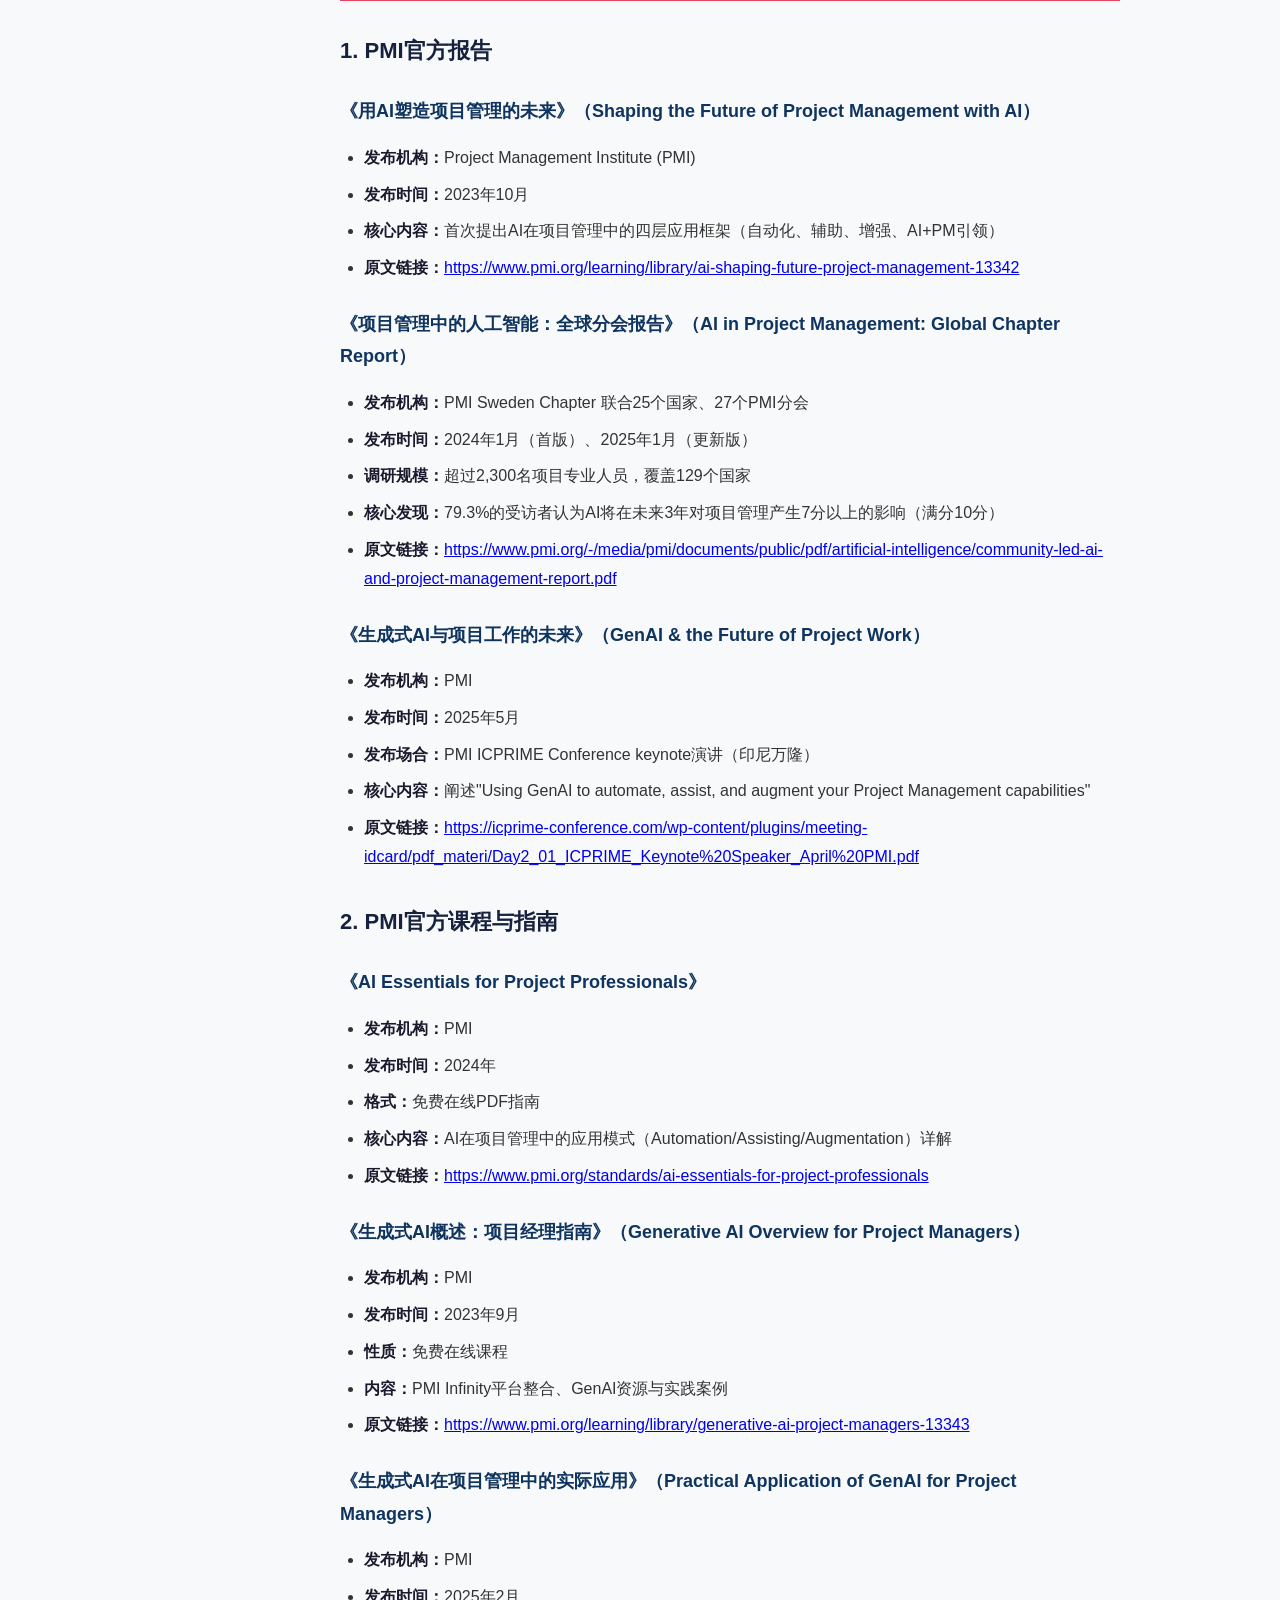
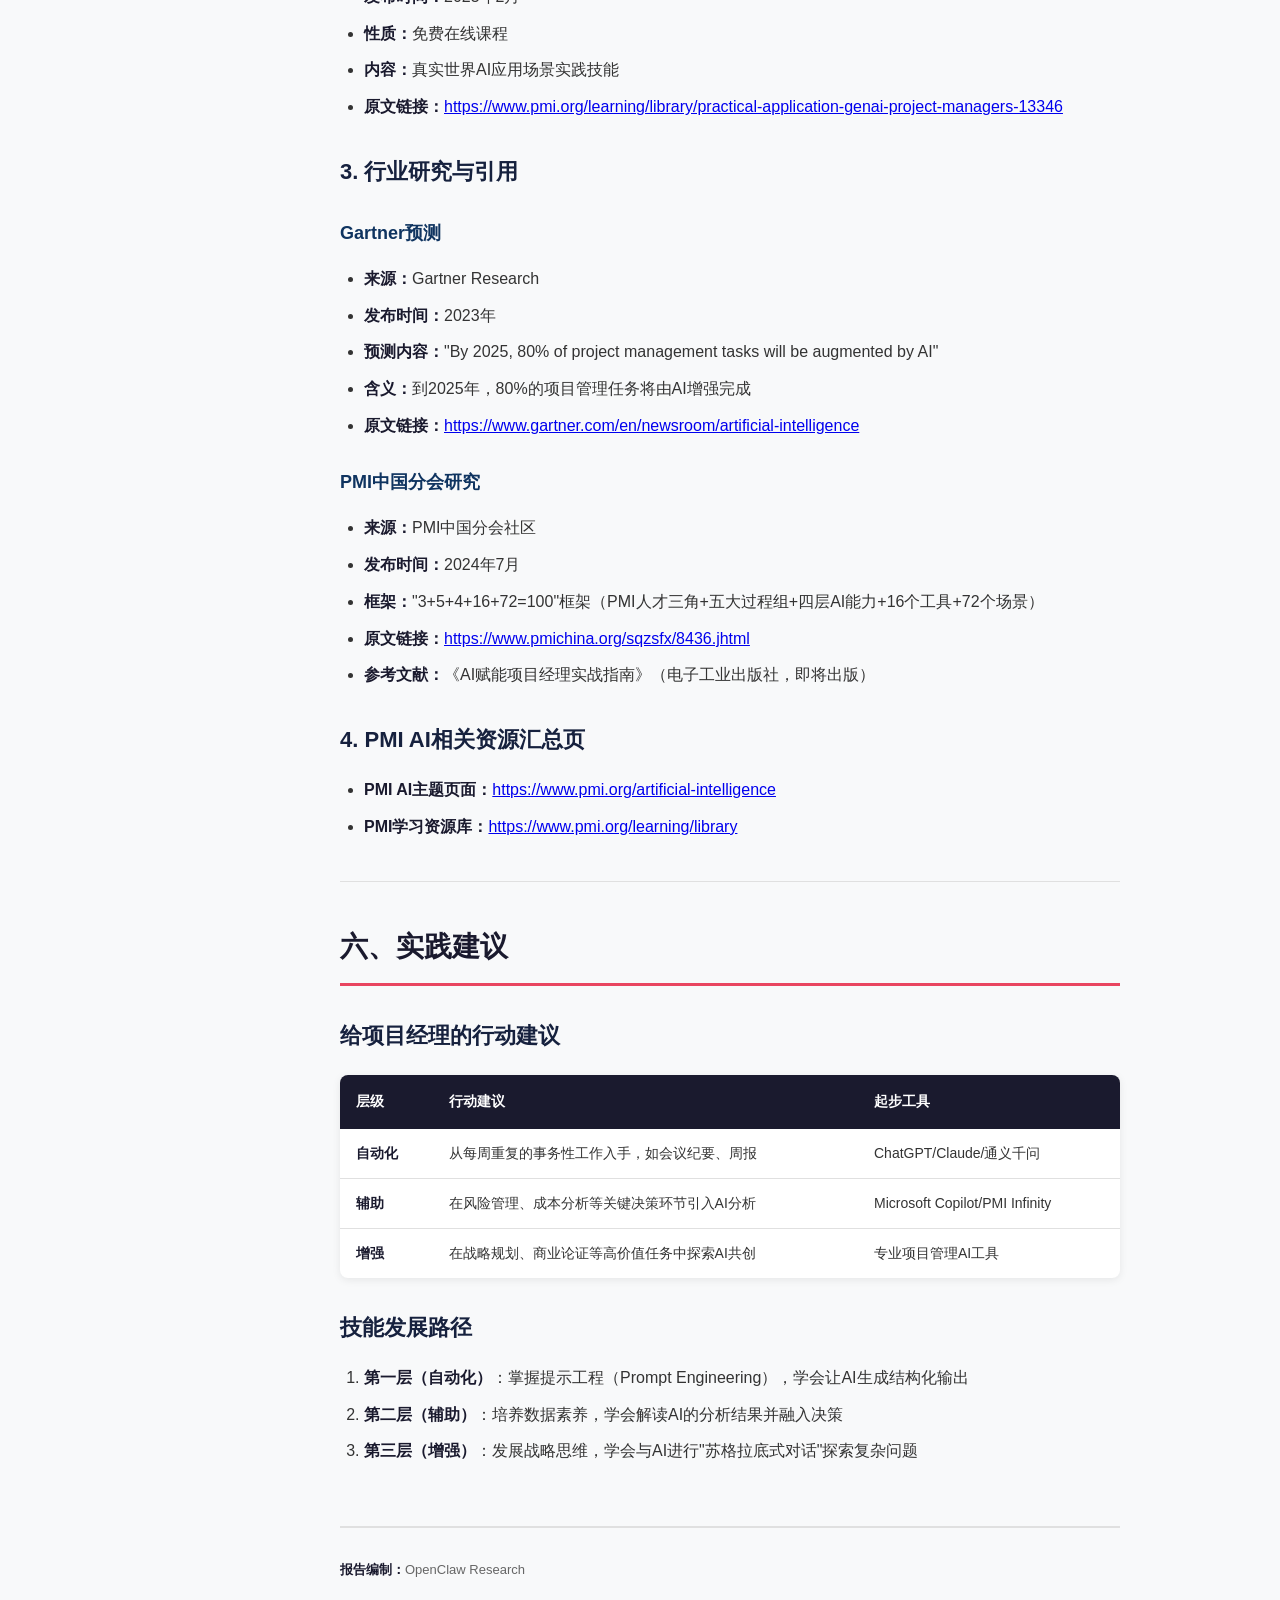
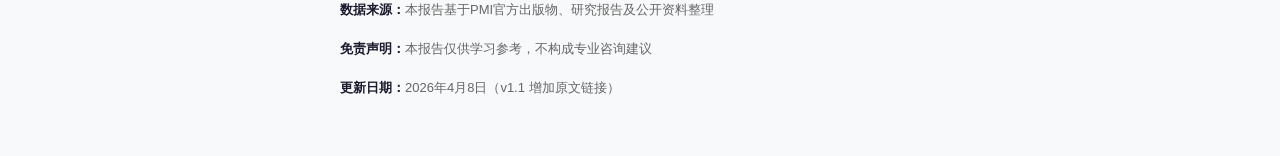
<file: articles/PMI_Three_Layer_AI_Model_Interpretation_v1.0_202604081400.html>
<!DOCTYPE html>
<html lang="zh-CN">
<head>
    <meta charset="UTF-8">
    <meta name="viewport" content="width=device-width, initial-scale=1.0">
    <title>PMI三层AI应用模型深度解读报告</title>
    <style>
        :root {
            --primary: #1a1a2e;
            --secondary: #16213e;
            --accent: #0f3460;
            --highlight: #e94560;
            --text: #333;
            --text-light: #666;
            --bg: #f8f9fa;
            --card-bg: #fff;
            --border: #e0e0e0;
        }
        
        * {
            margin: 0;
            padding: 0;
            box-sizing: border-box;
        }
        
        body {
            font-family: -apple-system, BlinkMacSystemFont, "Segoe UI", Roboto, "Helvetica Neue", Arial, sans-serif;
            background: var(--bg);
            color: var(--text);
            line-height: 1.8;
        }
        
        /* 左侧导航栏 */
        .sidebar {
            position: fixed;
            left: 0;
            top: 0;
            width: 280px;
            height: 100vh;
            background: var(--primary);
            color: #fff;
            overflow-y: auto;
            padding: 30px 20px;
            z-index: 100;
        }
        
        .sidebar-logo {
            font-size: 18px;
            font-weight: 700;
            margin-bottom: 30px;
            padding-bottom: 20px;
            border-bottom: 1px solid rgba(255,255,255,0.1);
        }
        
        .sidebar-logo span {
            color: var(--highlight);
        }
        
        .nav-section {
            margin-bottom: 20px;
        }
        
        .nav-title {
            font-size: 14px;
            font-weight: 600;
            color: rgba(255,255,255,0.6);
            text-transform: uppercase;
            letter-spacing: 1px;
            margin-bottom: 10px;
        }
        
        .nav-link {
            display: block;
            padding: 8px 12px;
            color: rgba(255,255,255,0.8);
            text-decoration: none;
            font-size: 14px;
            border-radius: 6px;
            transition: all 0.2s;
            margin-bottom: 4px;
        }
        
        .nav-link:hover {
            background: rgba(255,255,255,0.1);
            color: #fff;
        }
        
        .nav-link.sub {
            padding-left: 24px;
            font-size: 13px;
        }
        
        /* 主内容区 */
        .main-content {
            margin-left: 280px;
            padding: 40px 60px;
            max-width: 900px;
        }
        
        /* 头部信息 */
        .report-header {
            margin-bottom: 40px;
            padding-bottom: 30px;
            border-bottom: 2px solid var(--border);
        }
        
        .report-title {
            font-size: 32px;
            font-weight: 700;
            color: var(--primary);
            margin-bottom: 20px;
            line-height: 1.3;
        }
        
        .report-meta {
            display: flex;
            gap: 30px;
            flex-wrap: wrap;
        }
        
        .meta-item {
            font-size: 14px;
            color: var(--text-light);
        }
        
        .meta-item strong {
            color: var(--text);
        }
        
        /* 章节标题 */
        h1 {
            font-size: 28px;
            color: var(--primary);
            margin: 40px 0 20px;
            padding-bottom: 10px;
            border-bottom: 3px solid var(--highlight);
        }
        
        h2 {
            font-size: 22px;
            color: var(--secondary);
            margin: 30px 0 15px;
        }
        
        h3 {
            font-size: 18px;
            color: var(--accent);
            margin: 25px 0 12px;
        }
        
        /* 段落和文本 */
        p {
            margin-bottom: 16px;
            text-align: justify;
        }
        
        strong {
            color: var(--primary);
            font-weight: 600;
        }
        
        /* 表格 */
        table {
            width: 100%;
            border-collapse: collapse;
            margin: 20px 0;
            background: var(--card-bg);
            border-radius: 8px;
            overflow: hidden;
            box-shadow: 0 2px 8px rgba(0,0,0,0.08);
        }
        
        th {
            background: var(--primary);
            color: #fff;
            padding: 14px 16px;
            text-align: left;
            font-weight: 600;
            font-size: 14px;
        }
        
        td {
            padding: 12px 16px;
            border-bottom: 1px solid var(--border);
            font-size: 14px;
        }
        
        tr:last-child td {
            border-bottom: none;
        }
        
        tr:hover {
            background: rgba(233, 69, 96, 0.03);
        }
        
        /* 代码块/示意图 */
        pre {
            background: var(--primary);
            color: #fff;
            padding: 20px;
            border-radius: 8px;
            overflow-x: auto;
            font-family: "SF Mono", Monaco, monospace;
            font-size: 13px;
            line-height: 1.6;
            margin: 20px 0;
        }
        
        /* 列表 */
        ul, ol {
            margin: 16px 0;
            padding-left: 24px;
        }
        
        li {
            margin-bottom: 8px;
        }
        
        /* 引用块 */
        blockquote {
            border-left: 4px solid var(--highlight);
            padding: 16px 20px;
            margin: 20px 0;
            background: rgba(233, 69, 96, 0.05);
            border-radius: 0 8px 8px 0;
        }
        
        /* 分隔线 */
        hr {
            border: none;
            height: 1px;
            background: var(--border);
            margin: 40px 0;
        }
        
        /* 来源标注 */
        .source {
            font-size: 13px;
            color: var(--text-light);
            margin-top: 8px;
        }
        
        .source a {
            color: var(--accent);
            text-decoration: none;
        }
        
        /* 页脚 */
        .report-footer {
            margin-top: 60px;
            padding-top: 30px;
            border-top: 2px solid var(--border);
            font-size: 13px;
            color: var(--text-light);
        }
        
        /* 响应式 */
        @media (max-width: 1024px) {
            .sidebar {
                width: 240px;
            }
            .main-content {
                margin-left: 240px;
                padding: 30px 40px;
            }
        }
        
        @media (max-width: 768px) {
            .sidebar {
                display: none;
            }
            .main-content {
                margin-left: 0;
                padding: 20px;
            }
        }
    </style>
</head>
<body>
    <!-- 左侧导航栏 -->
    <nav class="sidebar">
        <div class="sidebar-logo">
            <span>OpenClaw</span> Research
        </div>
        
        <div class="nav-section">
            <div class="nav-title">目录</div>
            <a href="#concept" class="nav-link">一、核心概念总览</a>
            <a href="#layer1" class="nav-link">二、三层模型详细解读</a>
            <a href="#automating" class="nav-link sub">第一层：自动化</a>
            <a href="#assisting" class="nav-link sub">第二层：辅助</a>
            <a href="#augmenting" class="nav-link sub">第三层：增强</a>
            <a href="#progression" class="nav-link">三、三层模型的递进关系</a>
            <a href="#terms" class="nav-link">四、关键术语解释</a>
            <a href="#references" class="nav-link">五、权威来源与参考文献</a>
            <a href="#advice" class="nav-link">六、实践建议</a>
        </div>
    </nav>
    
    <!-- 主内容区 -->
    <main class="main-content">
        <header class="report-header">
            <h1 class="report-title">PMI三层AI应用模型深度解读报告</h1>
            <div class="report-meta">
                <div class="meta-item"><strong>报告版本：</strong>v1.0</div>
                <div class="meta-item"><strong>生成时间：</strong>2026年4月8日</div>
                <div class="meta-item"><strong>来源依据：</strong>PMI（Project Management Institute，项目管理协会）官方研究</div>
            </div>
        </header>
        
        <section id="concept">
            <h1>一、核心概念总览</h1>
            
            <h2>什么是PMI三层AI应用模型？</h2>
            <p>
                <strong>PMI三层AI应用模型</strong>是由全球权威项目管理组织<strong>PMI（Project Management Institute，项目管理协会）</strong>提出的生成式人工智能（GenAI）在项目管理领域的应用分层框架。该模型将AI在项目管理工作中的应用分为三个递进层级：<strong>自动化（Automating）</strong>、<strong>辅助（Assisting）</strong>、<strong>增强（Augmenting）</strong>，为项目专业人员提供了从入门到高阶的AI应用路线图。
            </p>
        </section>
        
        <hr>
        
        <section id="layer1">
            <h1>二、三层模型详细解读</h1>
            
            <h2 id="automating">第一层：自动化（Automating）</h2>
            <p><strong>——速度优先，省时间</strong></p>
            
            <table>
                <tr>
                    <th>维度</th>
                    <th>说明</th>
                </tr>
                <tr>
                    <td><strong>核心定位</strong></td>
                    <td>处理低复杂度、重复性高、人为干预少的任务</td>
                </tr>
                <tr>
                    <td><strong>价值主张</strong></td>
                    <td>节省时间，释放项目经理从事务性工作中解脱出来</td>
                </tr>
                <tr>
                    <td><strong>典型场景</strong></td>
                    <td>会议纪要自动生成、周报/月报自动汇总、日程自动安排、文档模板填充</td>
                </tr>
                <tr>
                    <td><strong>技术特征</strong></td>
                    <td>基于规则的自动化、自然语言生成（NLG）、结构化数据输出</td>
                </tr>
                <tr>
                    <td><strong>人机关系</strong></td>
                    <td>AI独立完成，人工仅需审阅确认</td>
                </tr>
            </table>
            
            <h3>深度解析</h3>
            <p>
                自动化层是AI应用的<strong>入门阶段</strong>，专注于将项目管理中的"体力活"交给AI处理。根据PMI研究，项目经理平均有<strong>30-40%的时间</strong>消耗在文档整理、会议记录、进度报告等重复性工作上。通过自动化，这些工作可以从数小时压缩到数分钟。
            </p>
            
            <p><strong>示例：</strong></p>
            <ul>
                <li>项目周会从1小时整理会议纪要的"体力活"，变为5分钟AI生成+5分钟人工校对</li>
                <li>项目状态报告从手动汇总各模块数据，变为AI自动从项目管理工具（Jira/Trello等）抓取数据生成报告</li>
            </ul>
            
            <h2 id="assisting">第二层：辅助（Assisting）</h2>
            <p><strong>——补盲区，降风险</strong></p>
            
            <table>
                <tr>
                    <th>维度</th>
                    <th>说明</th>
                </tr>
                <tr>
                    <td><strong>核心定位</strong></td>
                    <td>作为人类决策的"副驾驶"，提供数据驱动的建议和洞见</td>
                </tr>
                <tr>
                    <td><strong>价值主张</strong></td>
                    <td>弥补人类认知盲区，降低决策风险，提升决策质量</td>
                </tr>
                <tr>
                    <td><strong>典型场景</strong></td>
                    <td>风险矩阵分析、成本偏差预警、资源冲突检测、合同条款审核、需求变更影响评估</td>
                </tr>
                <tr>
                    <td><strong>技术特征</strong></td>
                    <td>预测分析、异常检测、模式识别、推荐系统</td>
                </tr>
                <tr>
                    <td><strong>人机关系</strong></td>
                    <td>AI提供建议和初稿，人类专业判断后决策</td>
                </tr>
            </table>
            
            <h3>深度解析</h3>
            <p>
                辅助层是AI应用的<strong>进阶阶段</strong>，体现"人机协作"理念。与自动化层的"替代"不同，辅助层强调<strong>"增强人类能力"</strong>。项目经理利用AI的分析能力处理海量数据，发现人类难以察觉的模式和风险。
            </p>
            
            <p><strong>示例：</strong></p>
            <ul>
                <li>风险矩阵：AI基于历史项目数据预测"当前项目延期概率"，并标注高风险环节</li>
                <li>成本分析：AI实时监控预算执行，发现"某模块成本超支趋势"并预警</li>
                <li>需求评审：AI分析需求变更对进度/成本/质量的三维影响，生成影响评估报告</li>
            </ul>
            
            <p><strong>关键能力：</strong></p>
            <ul>
                <li><strong>预测性</strong>：基于历史数据预测未来趋势</li>
                <li><strong>异常检测</strong>：识别偏离正常轨道的指标</li>
                <li><strong>多维度分析</strong>：同时考虑时间、成本、质量、风险等多个维度</li>
            </ul>
            
            <h2 id="augmenting">第三层：增强（Augmenting）</h2>
            <p><strong>——升维度，解难题</strong></p>
            
            <table>
                <tr>
                    <th>维度</th>
                    <th>说明</th>
                </tr>
                <tr>
                    <td><strong>核心定位</strong></td>
                    <td>处理高复杂度、战略性、需要创造性思维的任务</td>
                </tr>
                <tr>
                    <td><strong>价值主张</strong></td>
                    <td>提升认知维度，帮助解决传统方法难以处理的复杂问题</td>
                </tr>
                <tr>
                    <td><strong>典型场景</strong></td>
                    <td>商业论证（Business Case）撰写、复杂决策优化、多项目组合资源平衡、战略路径规划、干系人博弈分析</td>
                </tr>
                <tr>
                    <td><strong>技术特征</strong></td>
                    <td>情景模拟（What-if Analysis）、优化算法、知识图谱、因果推理</td>
                </tr>
                <tr>
                    <td><strong>人机关系</strong></td>
                    <td>人机共创，AI提供多元视角，人类负责价值判断和最终决策</td>
                </tr>
            </table>
            
            <h3>深度解析</h3>
            <p>
                增强层是AI应用的<strong>高阶阶段</strong>，体现AI作为<strong>"战略伙伴"</strong>的角色。这一层的核心不是"效率提升"，而是<strong>"认知升级"</strong>——AI帮助项目经理看到原本看不到的模式、关联和可能性，从而做出更明智的战略决策。
            </p>
            
            <p><strong>示例：</strong></p>
            <ul>
                <li>商业论证：AI基于市场数据、竞品分析、技术趋势，生成多版本商业可行性方案，并给出敏感性分析</li>
                <li>复杂决策：面对"预算削减20%同时保证交付"的两难，AI生成多套优化方案并模拟各方案的后果</li>
                <li>战略路径：AI分析项目组合中各项目的依赖关系、资源竞争、战略对齐度，推荐最优执行顺序</li>
            </ul>
            
            <p><strong>关键能力：</strong></p>
            <ul>
                <li><strong>情景模拟</strong>：模拟不同决策路径的后果</li>
                <li><strong>多目标优化</strong>：在相互冲突的目标间寻找平衡点</li>
                <li><strong>知识整合</strong>：整合跨领域知识（技术+商业+市场+组织）</li>
            </ul>
        </section>
        
        <hr>
        
        <section id="progression">
            <h1>三、三层模型的递进关系</h1>
            
            <pre>
┌─────────────────────────────────────────────────────────────┐
│                    应用复杂度/战略价值                      │
│                             ▲                               │
│                             │                               │
│   增强(Augmenting)          │  战略决策 · 复杂问题解决      │
│  ─────────────────          │  · 商业论证 · 战略规划        │
│   AI = 战略伙伴             │                               │
│                             │                               │
│   辅助(Assisting)           │  决策支持 · 风险预警          │
│  ─────────────────          │  · 风险矩阵 · 成本分析        │
│   AI = 副驾驶               │                               │
│                             │                               │
│   自动化(Automating)        │  事务处理 · 效率提升          │
│  ─────────────────          │  · 会议纪要 · 周报生成        │
│   AI = 执行助手             │                               │
│                             │                               │
└─────────────────────────────────────────────────────────────┘
            时间节省        质量提升        价值创造</pre>
            
            <h3>演进逻辑</h3>
            <ol>
                <li><strong>从效率到效果</strong>：自动化解决"做得快"，辅助解决"做得好"，增强解决"做得对"</li>
                <li><strong>从执行到决策</strong>：自动化处理执行层任务，辅助处理战术层决策，增强处理战略层决策</li>
                <li><strong>从替代到共创</strong>：自动化是AI替代人类，辅助是AI协助人类，增强是AI与人类共创</li>
            </ol>
        </section>
        
        <hr>
        
        <section id="terms">
            <h1>四、关键术语解释</h1>
            
            <table>
                <tr>
                    <th>术语</th>
                    <th>英文</th>
                    <th>解释</th>
                </tr>
                <tr>
                    <td><strong>PMI</strong></td>
                    <td>Project Management Institute</td>
                    <td>项目管理协会，全球最大的项目管理专业组织，成立于1969年，总部位于美国宾夕法尼亚州，拥有超过500万会员</td>
                </tr>
                <tr>
                    <td><strong>GenAI</strong></td>
                    <td>Generative AI</td>
                    <td>生成式人工智能，能够生成文本、图像、代码等新内容的AI技术，如GPT系列、Claude等</td>
                </tr>
                <tr>
                    <td><strong>商业论证</strong></td>
                    <td>Business Case</td>
                    <td>项目启动前的可行性分析报告，论证项目的商业价值、成本效益和风险，是项目立项的核心依据</td>
                </tr>
                <tr>
                    <td><strong>风险矩阵</strong></td>
                    <td>Risk Matrix</td>
                    <td>项目管理工具，通过"可能性×影响度"二维评估风险等级，帮助团队优先处理高风险项</td>
                </tr>
                <tr>
                    <td><strong>预测分析</strong></td>
                    <td>Predictive Analytics</td>
                    <td>利用历史数据和统计算法预测未来趋势和结果的技术</td>
                </tr>
                <tr>
                    <td><strong>情景模拟</strong></td>
                    <td>What-if Analysis</td>
                    <td>假设分析方法，模拟不同决策或外部条件下的可能结果</td>
                </tr>
                <tr>
                    <td><strong>干系人</strong></td>
                    <td>Stakeholder</td>
                    <td>项目利益相关者，包括客户、团队、管理层、供应商等受项目影响或影响项目的个人/组织</td>
                </tr>
            </table>
        </section>
        
        <hr>
        
        <section id="references">
            <h1>五、权威来源与参考文献</h1>
            
            <h2>1. PMI官方报告</h2>
            
            <h3>《用AI塑造项目管理的未来》（Shaping the Future of Project Management with AI）</h3>
            <ul>
                <li><strong>发布机构：</strong>Project Management Institute (PMI)</li>
                <li><strong>发布时间：</strong>2023年10月</li>
                <li><strong>核心内容：</strong>首次提出AI在项目管理中的四层应用框架（自动化、辅助、增强、AI+PM引领）</li>
                <li><strong>原文链接：</strong><a href="https://www.pmi.org/learning/library/ai-shaping-future-project-management-13342">https://www.pmi.org/learning/library/ai-shaping-future-project-management-13342</a></li>
            </ul>
            
            <h3>《项目管理中的人工智能：全球分会报告》（AI in Project Management: Global Chapter Report）</h3>
            <ul>
                <li><strong>发布机构：</strong>PMI Sweden Chapter 联合25个国家、27个PMI分会</li>
                <li><strong>发布时间：</strong>2024年1月（首版）、2025年1月（更新版）</li>
                <li><strong>调研规模：</strong>超过2,300名项目专业人员，覆盖129个国家</li>
                <li><strong>核心发现：</strong>79.3%的受访者认为AI将在未来3年对项目管理产生7分以上的影响（满分10分）</li>
                <li><strong>原文链接：</strong><a href="https://www.pmi.org/-/media/pmi/documents/public/pdf/artificial-intelligence/community-led-ai-and-project-management-report.pdf">https://www.pmi.org/-/media/pmi/documents/public/pdf/artificial-intelligence/community-led-ai-and-project-management-report.pdf</a></li>
            </ul>
            
            <h3>《生成式AI与项目工作的未来》（GenAI & the Future of Project Work）</h3>
            <ul>
                <li><strong>发布机构：</strong>PMI</li>
                <li><strong>发布时间：</strong>2025年5月</li>
                <li><strong>发布场合：</strong>PMI ICPRIME Conference keynote演讲（印尼万隆）</li>
                <li><strong>核心内容：</strong>阐述"Using GenAI to automate, assist, and augment your Project Management capabilities"</li>
                <li><strong>原文链接：</strong><a href="https://icprime-conference.com/wp-content/plugins/meeting-idcard/pdf_materi/Day2_01_ICPRIME_Keynote%20Speaker_April%20PMI.pdf">https://icprime-conference.com/wp-content/plugins/meeting-idcard/pdf_materi/Day2_01_ICPRIME_Keynote%20Speaker_April%20PMI.pdf</a></li>
            </ul>
            
            <h2>2. PMI官方课程与指南</h2>
            
            <h3>《AI Essentials for Project Professionals》</h3>
            <ul>
                <li><strong>发布机构：</strong>PMI</li>
                <li><strong>发布时间：</strong>2024年</li>
                <li><strong>格式：</strong>免费在线PDF指南</li>
                <li><strong>核心内容：</strong>AI在项目管理中的应用模式（Automation/Assisting/Augmentation）详解</li>
                <li><strong>原文链接：</strong><a href="https://www.pmi.org/standards/ai-essentials-for-project-professionals">https://www.pmi.org/standards/ai-essentials-for-project-professionals</a></li>
            </ul>
            
            <h3>《生成式AI概述：项目经理指南》（Generative AI Overview for Project Managers）</h3>
            <ul>
                <li><strong>发布机构：</strong>PMI</li>
                <li><strong>发布时间：</strong>2023年9月</li>
                <li><strong>性质：</strong>免费在线课程</li>
                <li><strong>内容：</strong>PMI Infinity平台整合、GenAI资源与实践案例</li>
                <li><strong>原文链接：</strong><a href="https://www.pmi.org/learning/library/generative-ai-project-managers-13343">https://www.pmi.org/learning/library/generative-ai-project-managers-13343</a></li>
            </ul>
            
            <h3>《生成式AI在项目管理中的实际应用》（Practical Application of GenAI for Project Managers）</h3>
            <ul>
                <li><strong>发布机构：</strong>PMI</li>
                <li><strong>发布时间：</strong>2025年2月</li>
                <li><strong>性质：</strong>免费在线课程</li>
                <li><strong>内容：</strong>真实世界AI应用场景实践技能</li>
                <li><strong>原文链接：</strong><a href="https://www.pmi.org/learning/library/practical-application-genai-project-managers-13346">https://www.pmi.org/learning/library/practical-application-genai-project-managers-13346</a></li>
            </ul>
            
            <h2>3. 行业研究与引用</h2>
            
            <h3>Gartner预测</h3>
            <ul>
                <li><strong>来源：</strong>Gartner Research</li>
                <li><strong>发布时间：</strong>2023年</li>
                <li><strong>预测内容：</strong>"By 2025, 80% of project management tasks will be augmented by AI"</li>
                <li><strong>含义：</strong>到2025年，80%的项目管理任务将由AI增强完成</li>
                <li><strong>原文链接：</strong><a href="https://www.gartner.com/en/newsroom/artificial-intelligence">https://www.gartner.com/en/newsroom/artificial-intelligence</a></li>
            </ul>
            
            <h3>PMI中国分会研究</h3>
            <ul>
                <li><strong>来源：</strong>PMI中国分会社区</li>
                <li><strong>发布时间：</strong>2024年7月</li>
                <li><strong>框架：</strong>"3+5+4+16+72=100"框架（PMI人才三角+五大过程组+四层AI能力+16个工具+72个场景）</li>
                <li><strong>原文链接：</strong><a href="https://www.pmichina.org/sqzsfx/8436.jhtml">https://www.pmichina.org/sqzsfx/8436.jhtml</a></li>
                <li><strong>参考文献：</strong>《AI赋能项目经理实战指南》（电子工业出版社，即将出版）</li>
            </ul>
            
            <h2>4. PMI AI相关资源汇总页</h2>
            <ul>
                <li><strong>PMI AI主题页面：</strong><a href="https://www.pmi.org/artificial-intelligence">https://www.pmi.org/artificial-intelligence</a></li>
                <li><strong>PMI学习资源库：</strong><a href="https://www.pmi.org/learning/library">https://www.pmi.org/learning/library</a></li>
            </ul>
        </section>
        
        <hr>
        
        <section id="advice">
            <h1>六、实践建议</h1>
            
            <h2>给项目经理的行动建议</h2>
            
            <table>
                <tr>
                    <th>层级</th>
                    <th>行动建议</th>
                    <th>起步工具</th>
                </tr>
                <tr>
                    <td><strong>自动化</strong></td>
                    <td>从每周重复的事务性工作入手，如会议纪要、周报</td>
                    <td>ChatGPT/Claude/通义千问</td>
                </tr>
                <tr>
                    <td><strong>辅助</strong></td>
                    <td>在风险管理、成本分析等关键决策环节引入AI分析</td>
                    <td>Microsoft Copilot/PMI Infinity</td>
                </tr>
                <tr>
                    <td><strong>增强</strong></td>
                    <td>在战略规划、商业论证等高价值任务中探索AI共创</td>
                    <td>专业项目管理AI工具</td>
                </tr>
            </table>
            
            <h2>技能发展路径</h2>
            <ol>
                <li><strong>第一层（自动化）</strong>：掌握提示工程（Prompt Engineering），学会让AI生成结构化输出</li>
                <li><strong>第二层（辅助）</strong>：培养数据素养，学会解读AI的分析结果并融入决策</li>
                <li><strong>第三层（增强）</strong>：发展战略思维，学会与AI进行"苏格拉底式对话"探索复杂问题</li>
            </ol>
        </section>
        
        <footer class="report-footer">
            <p><strong>报告编制：</strong>OpenClaw Research</p>
            <p><strong>数据来源：</strong>本报告基于PMI官方出版物、研究报告及公开资料整理</p>
            <p><strong>免责声明：</strong>本报告仅供学习参考，不构成专业咨询建议</p>
            <p><strong>更新日期：</strong>2026年4月8日（v1.1 增加原文链接）</p>
        </footer>
    </main>
</body>
</html>
</file>
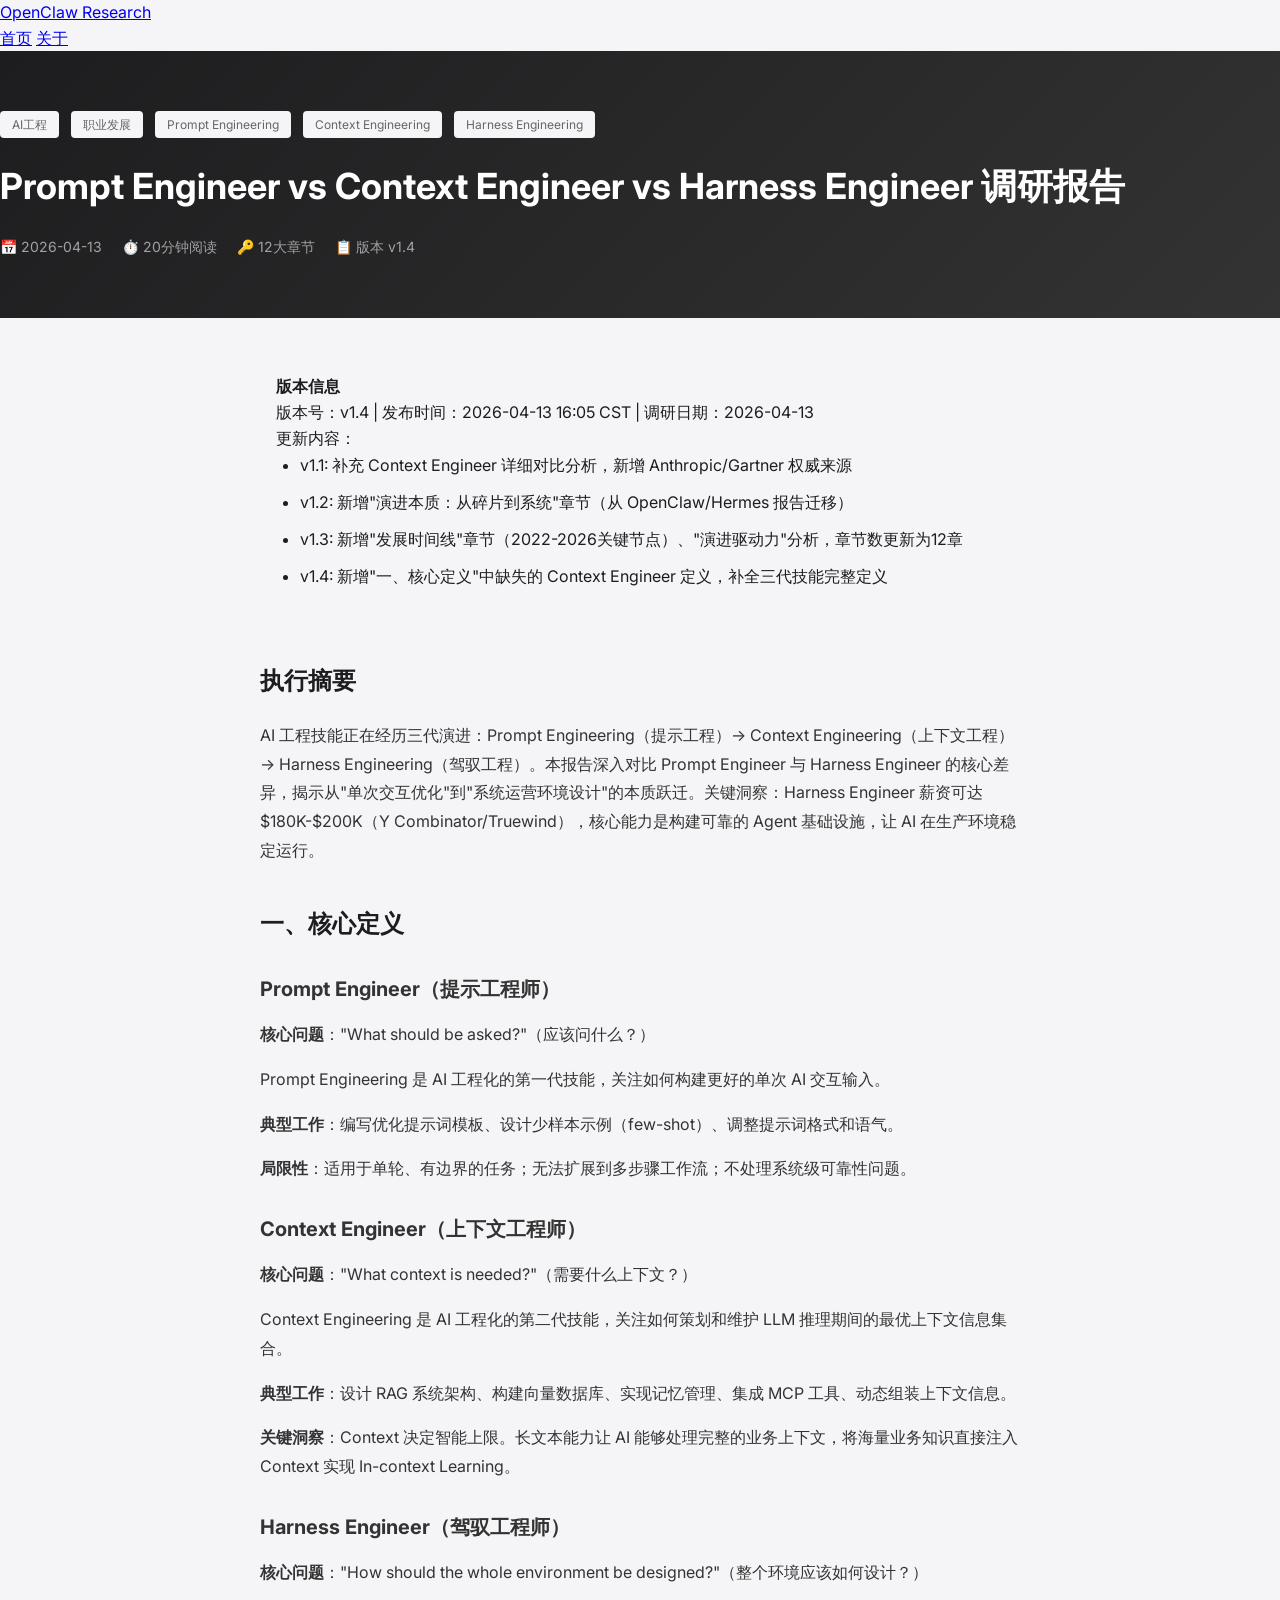
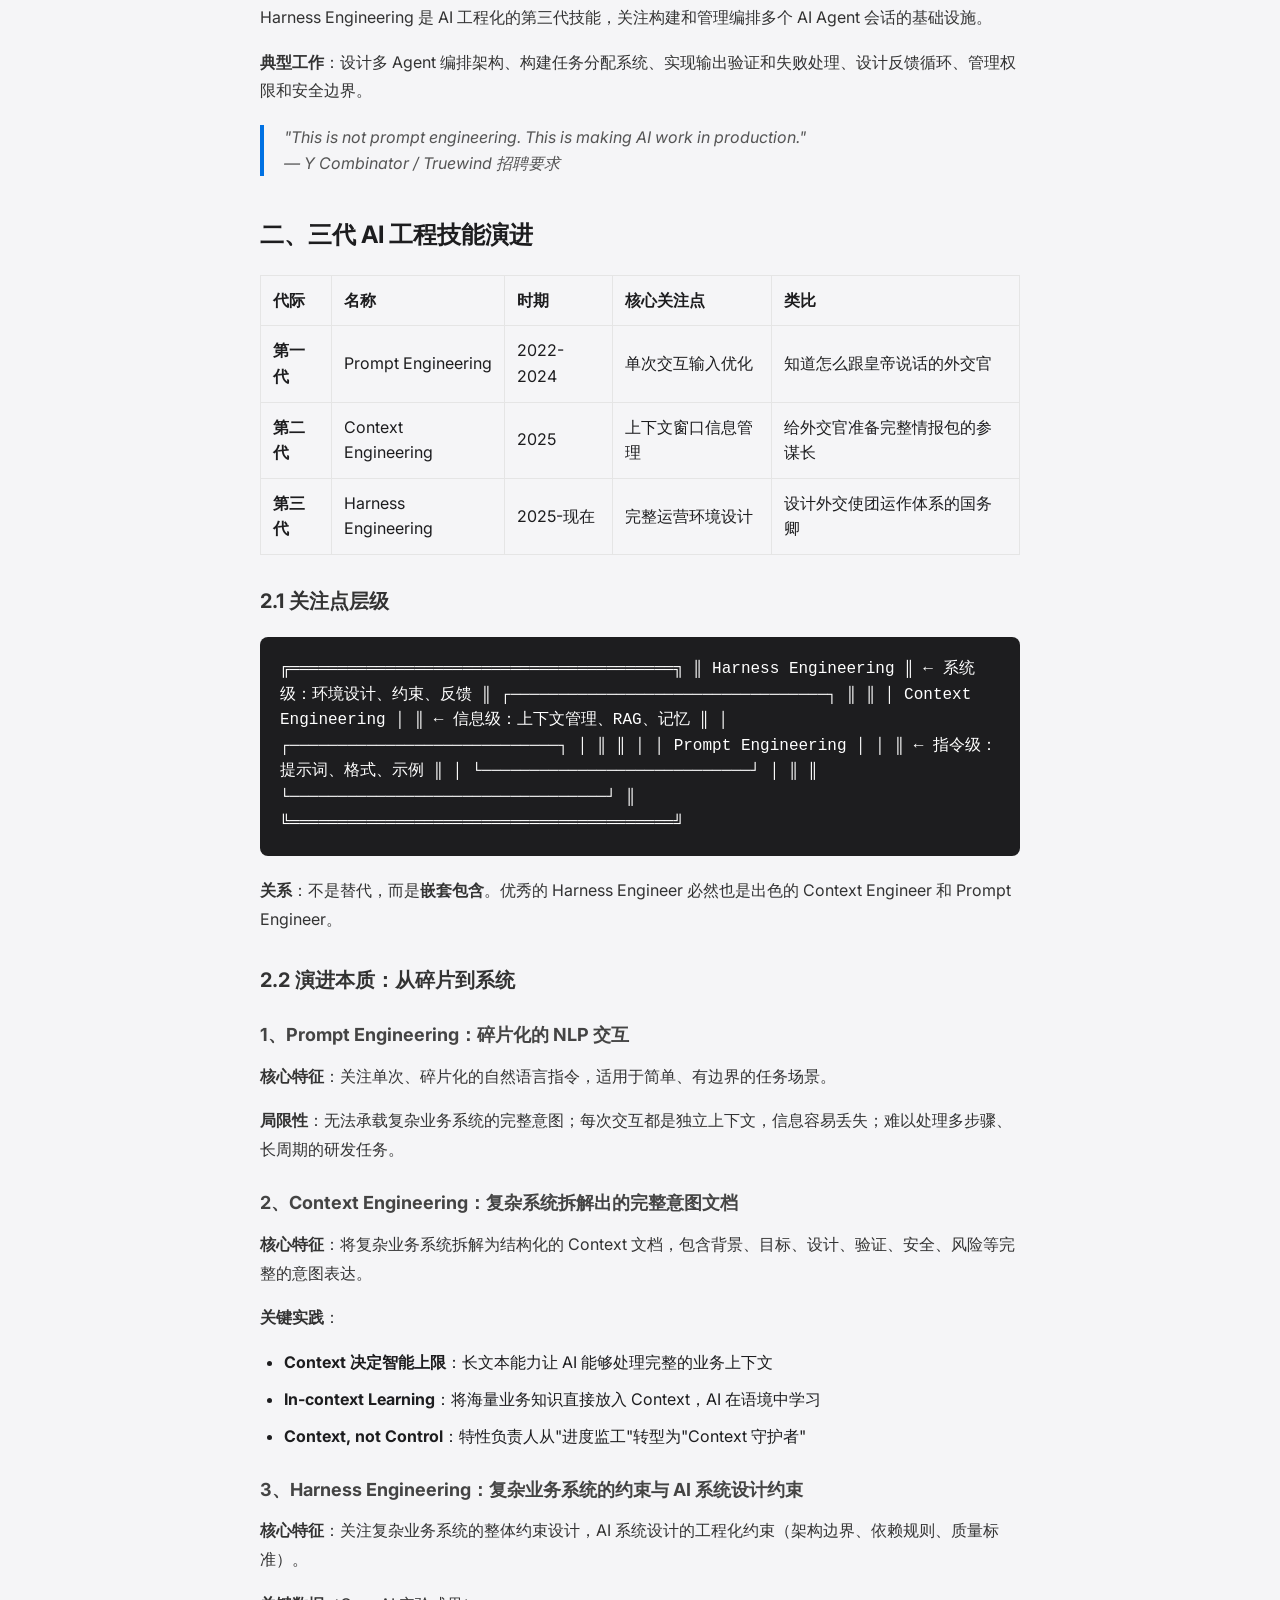
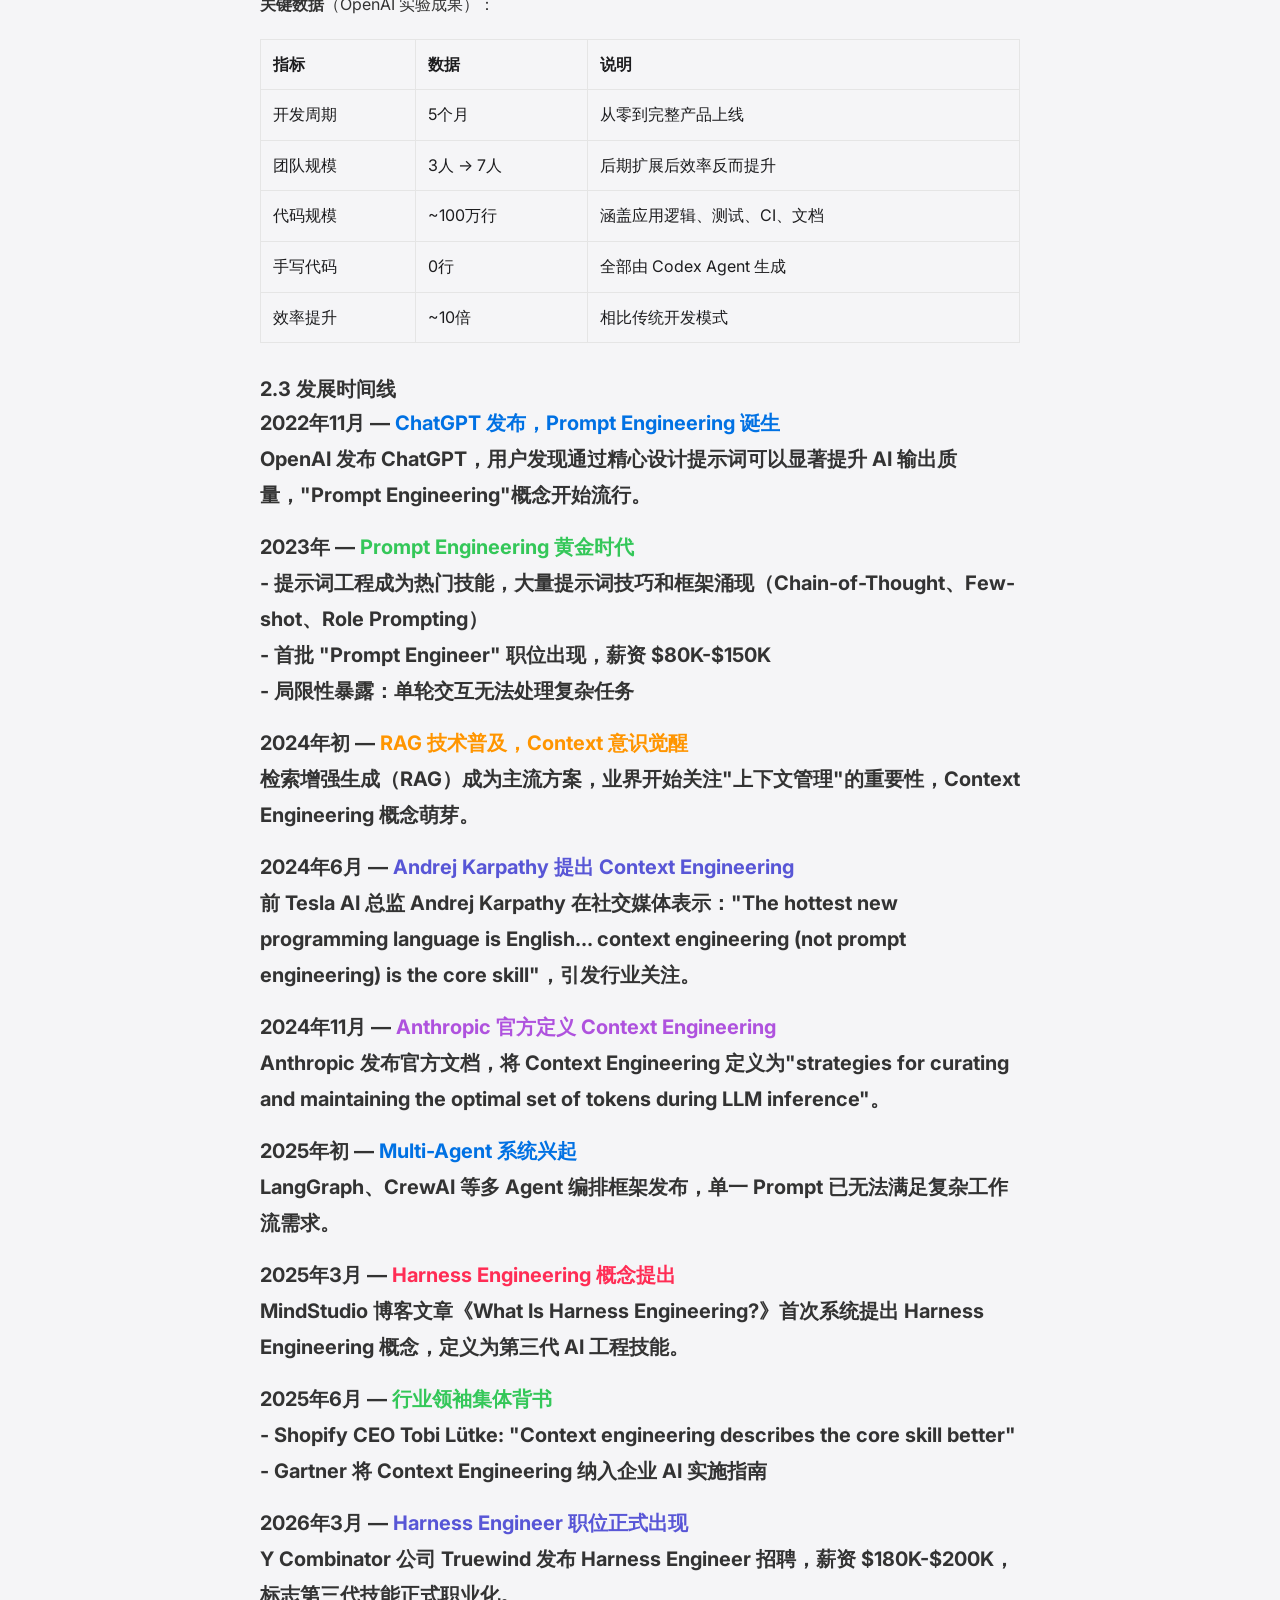
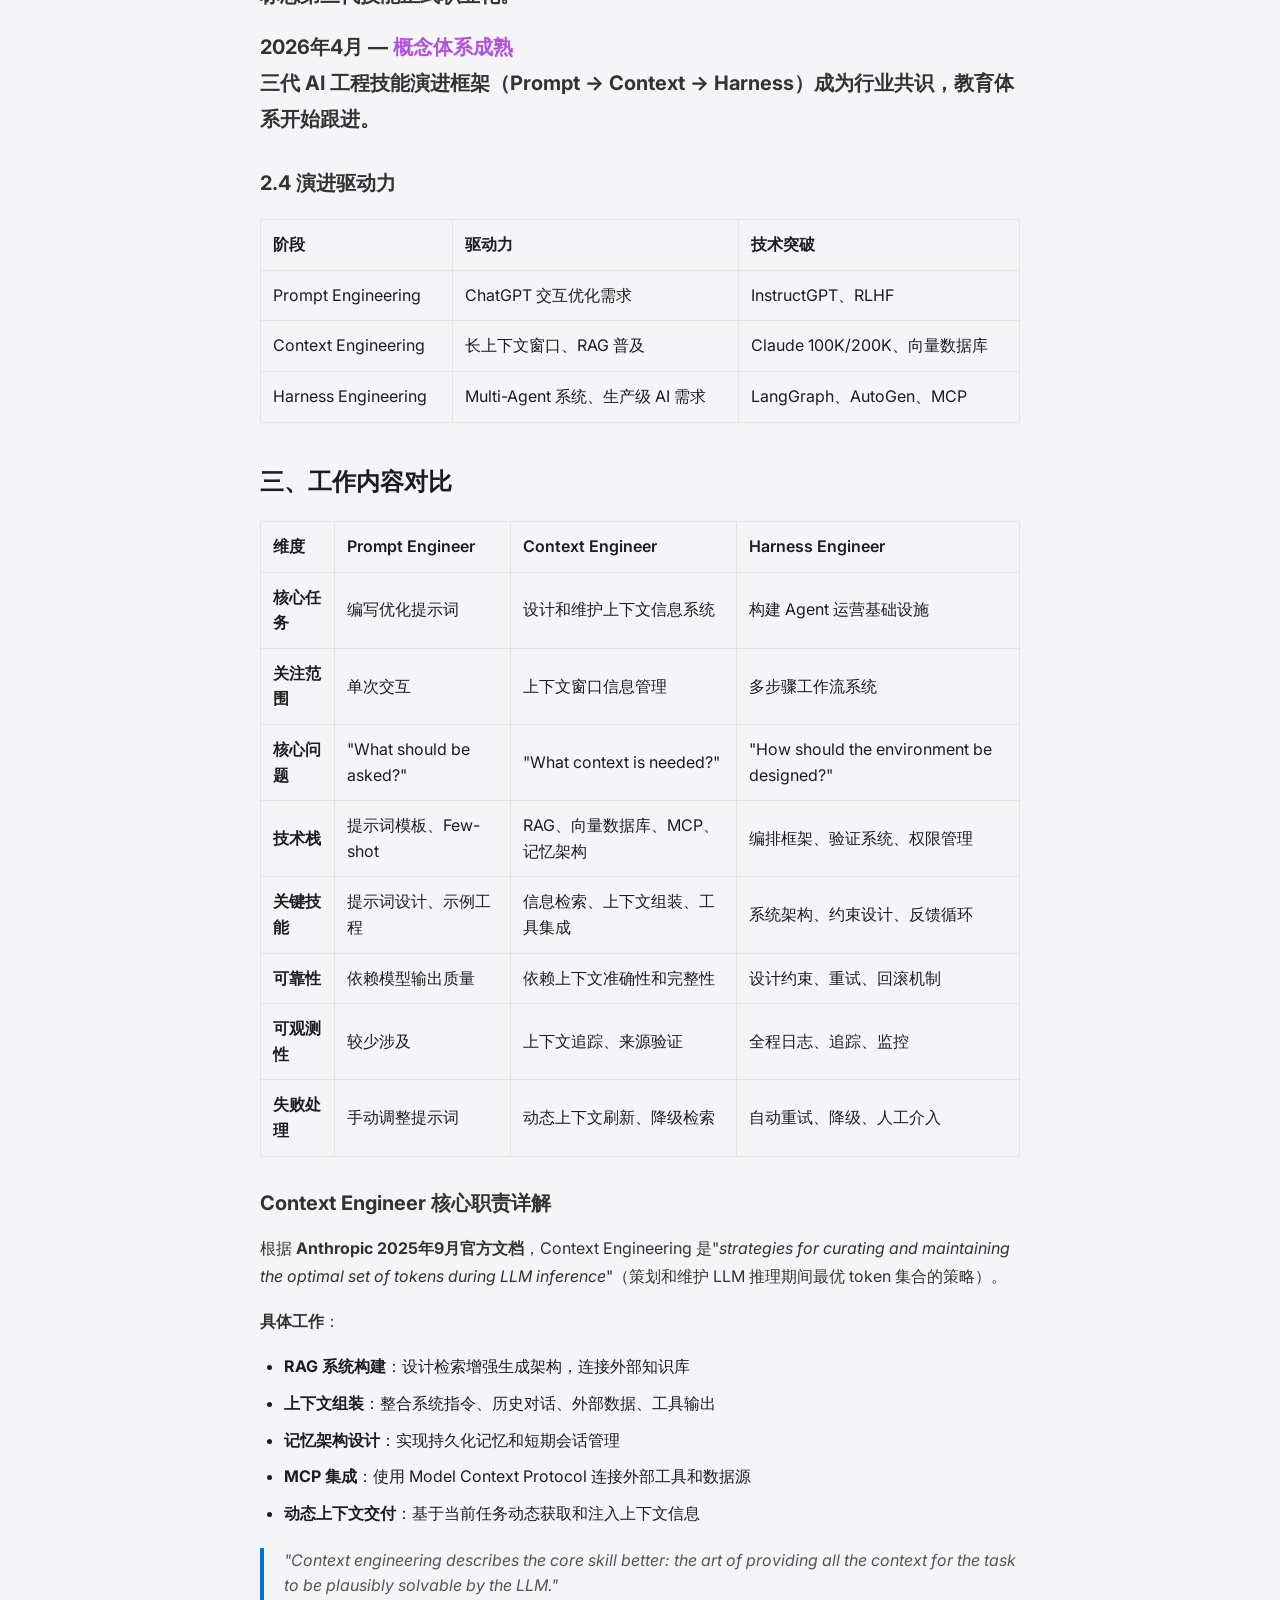
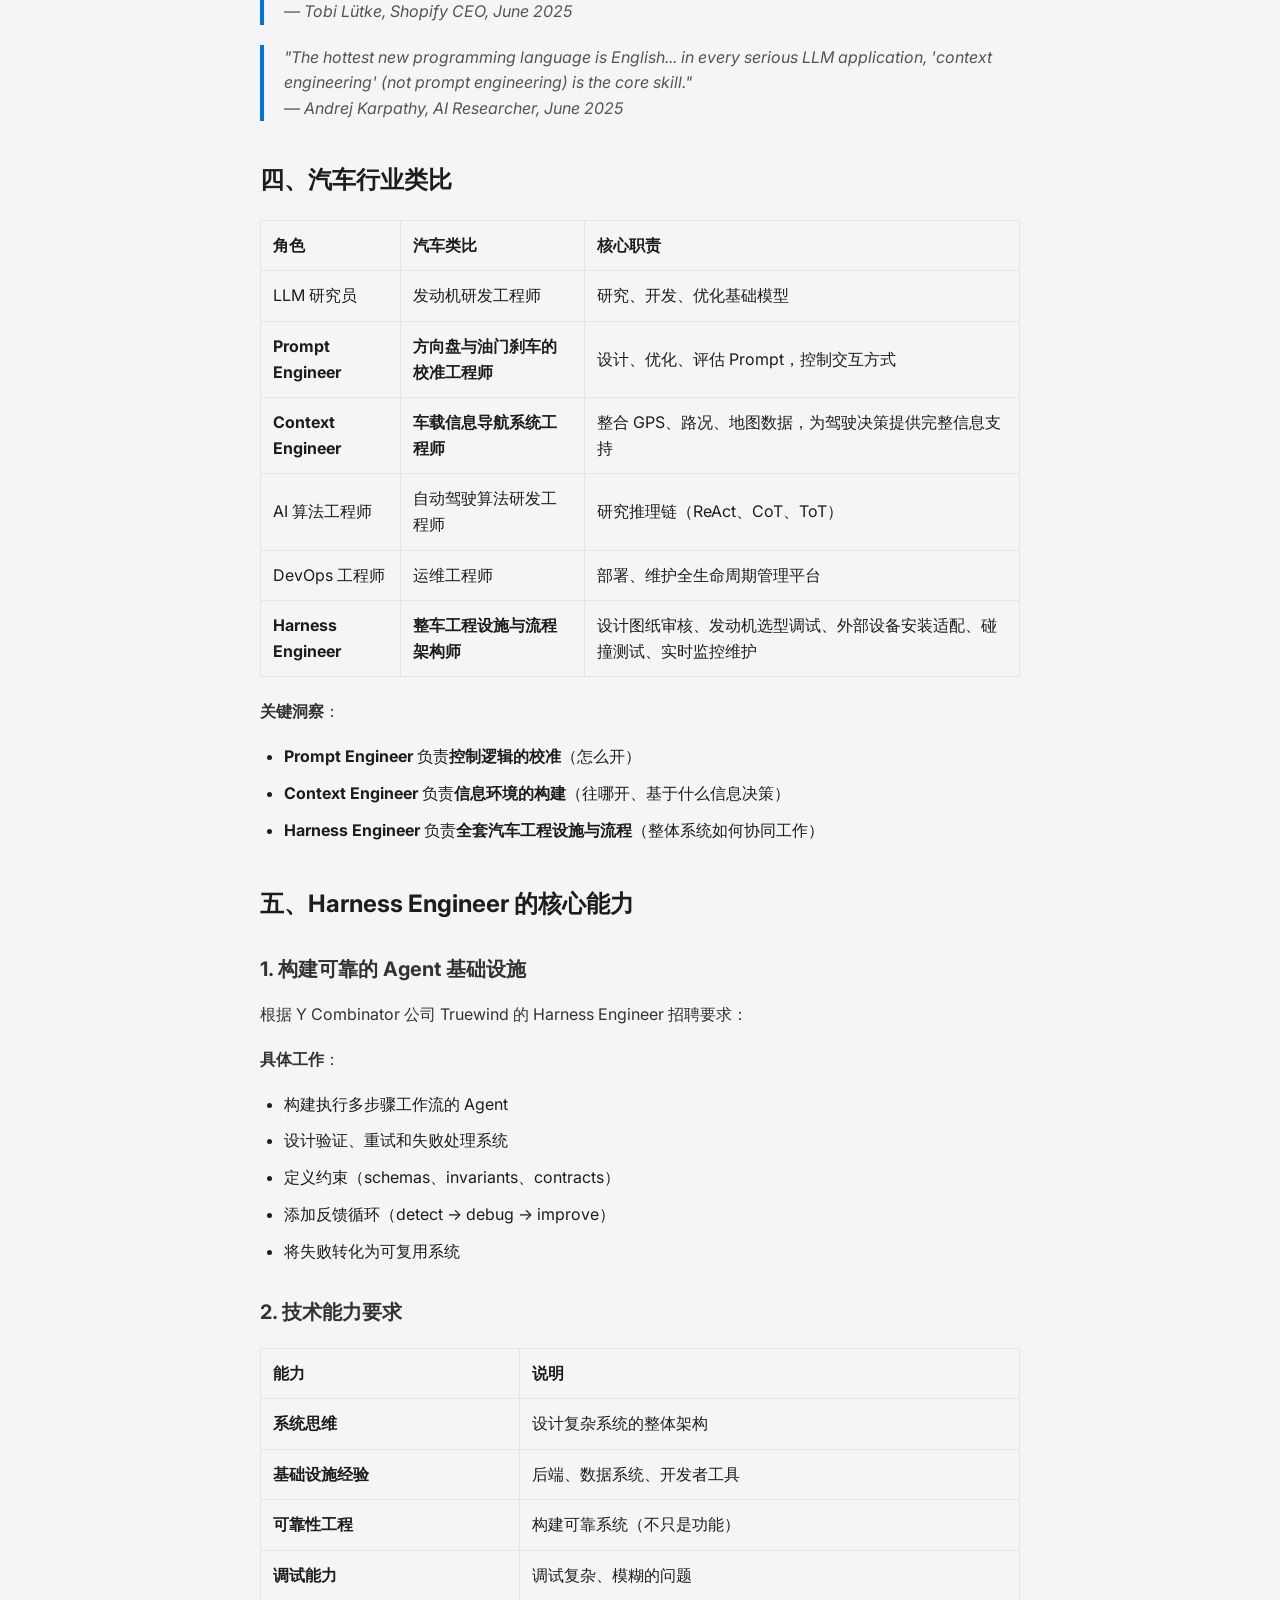
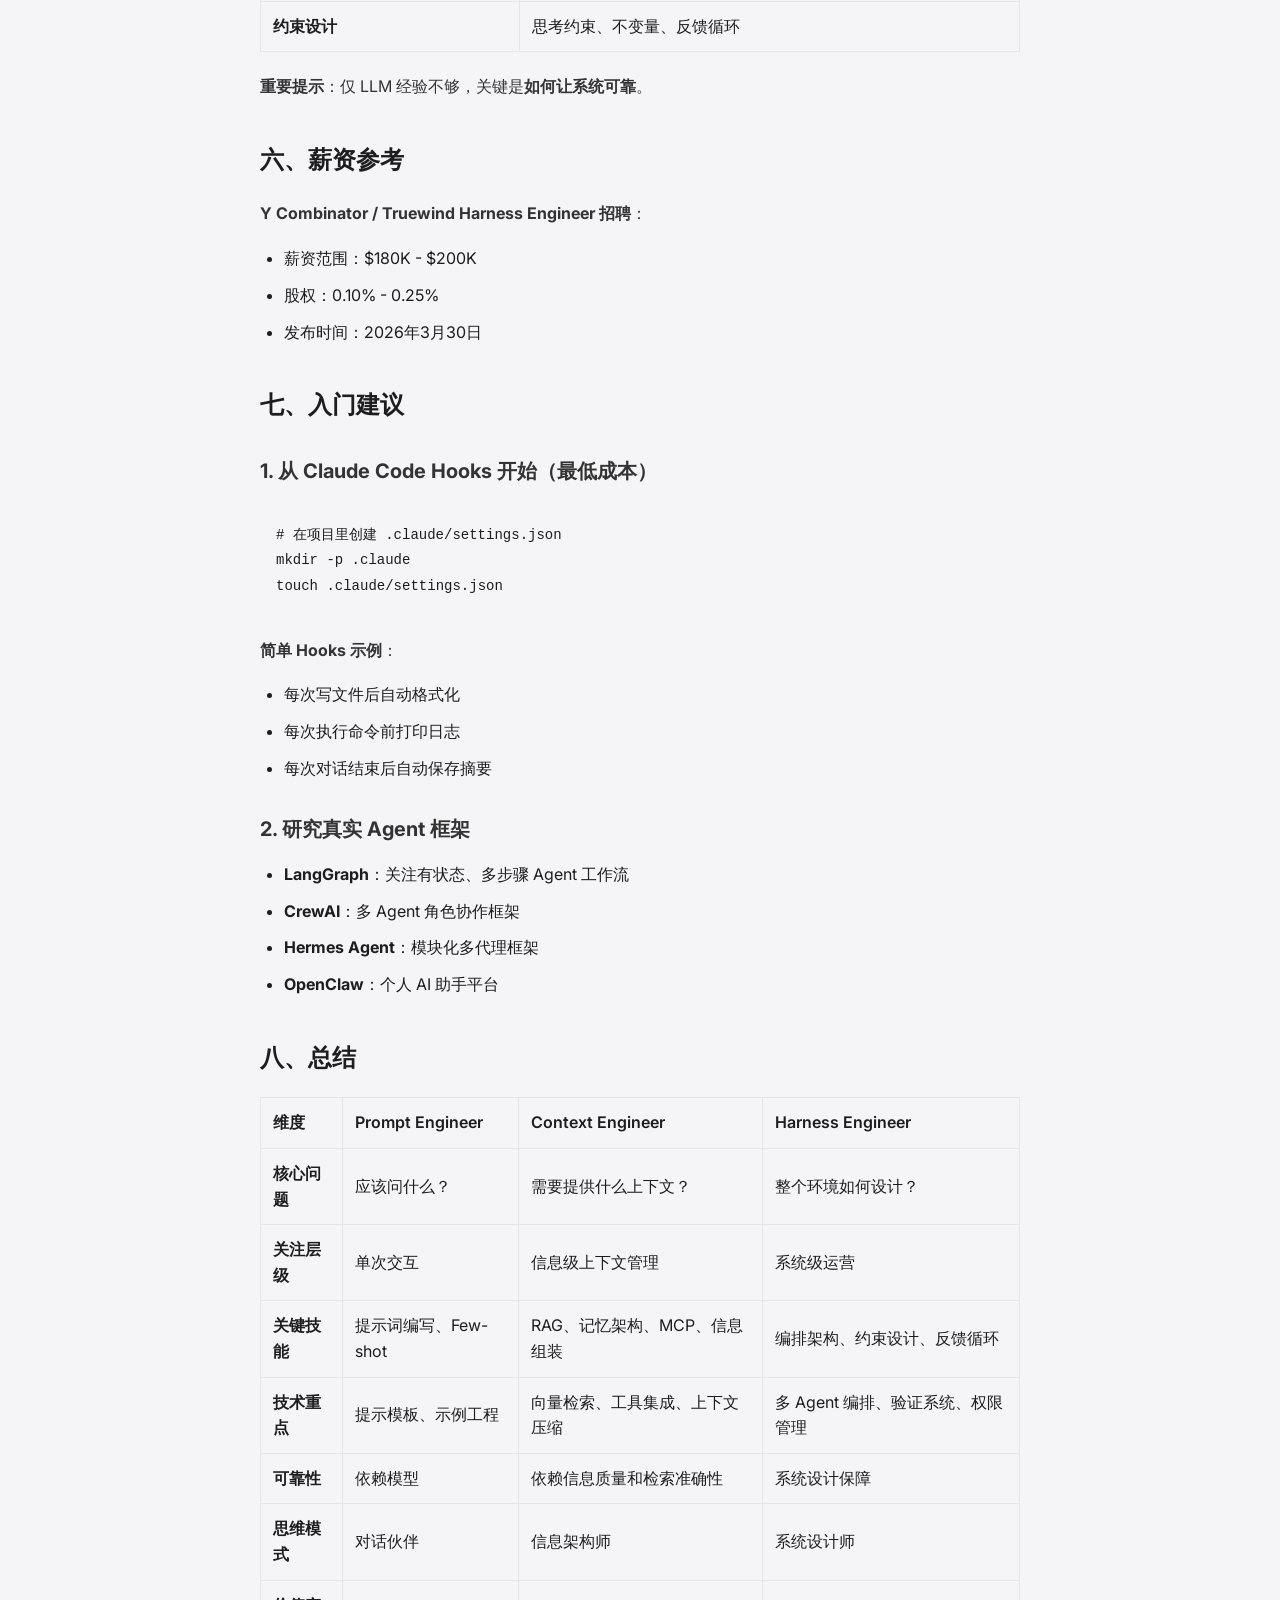
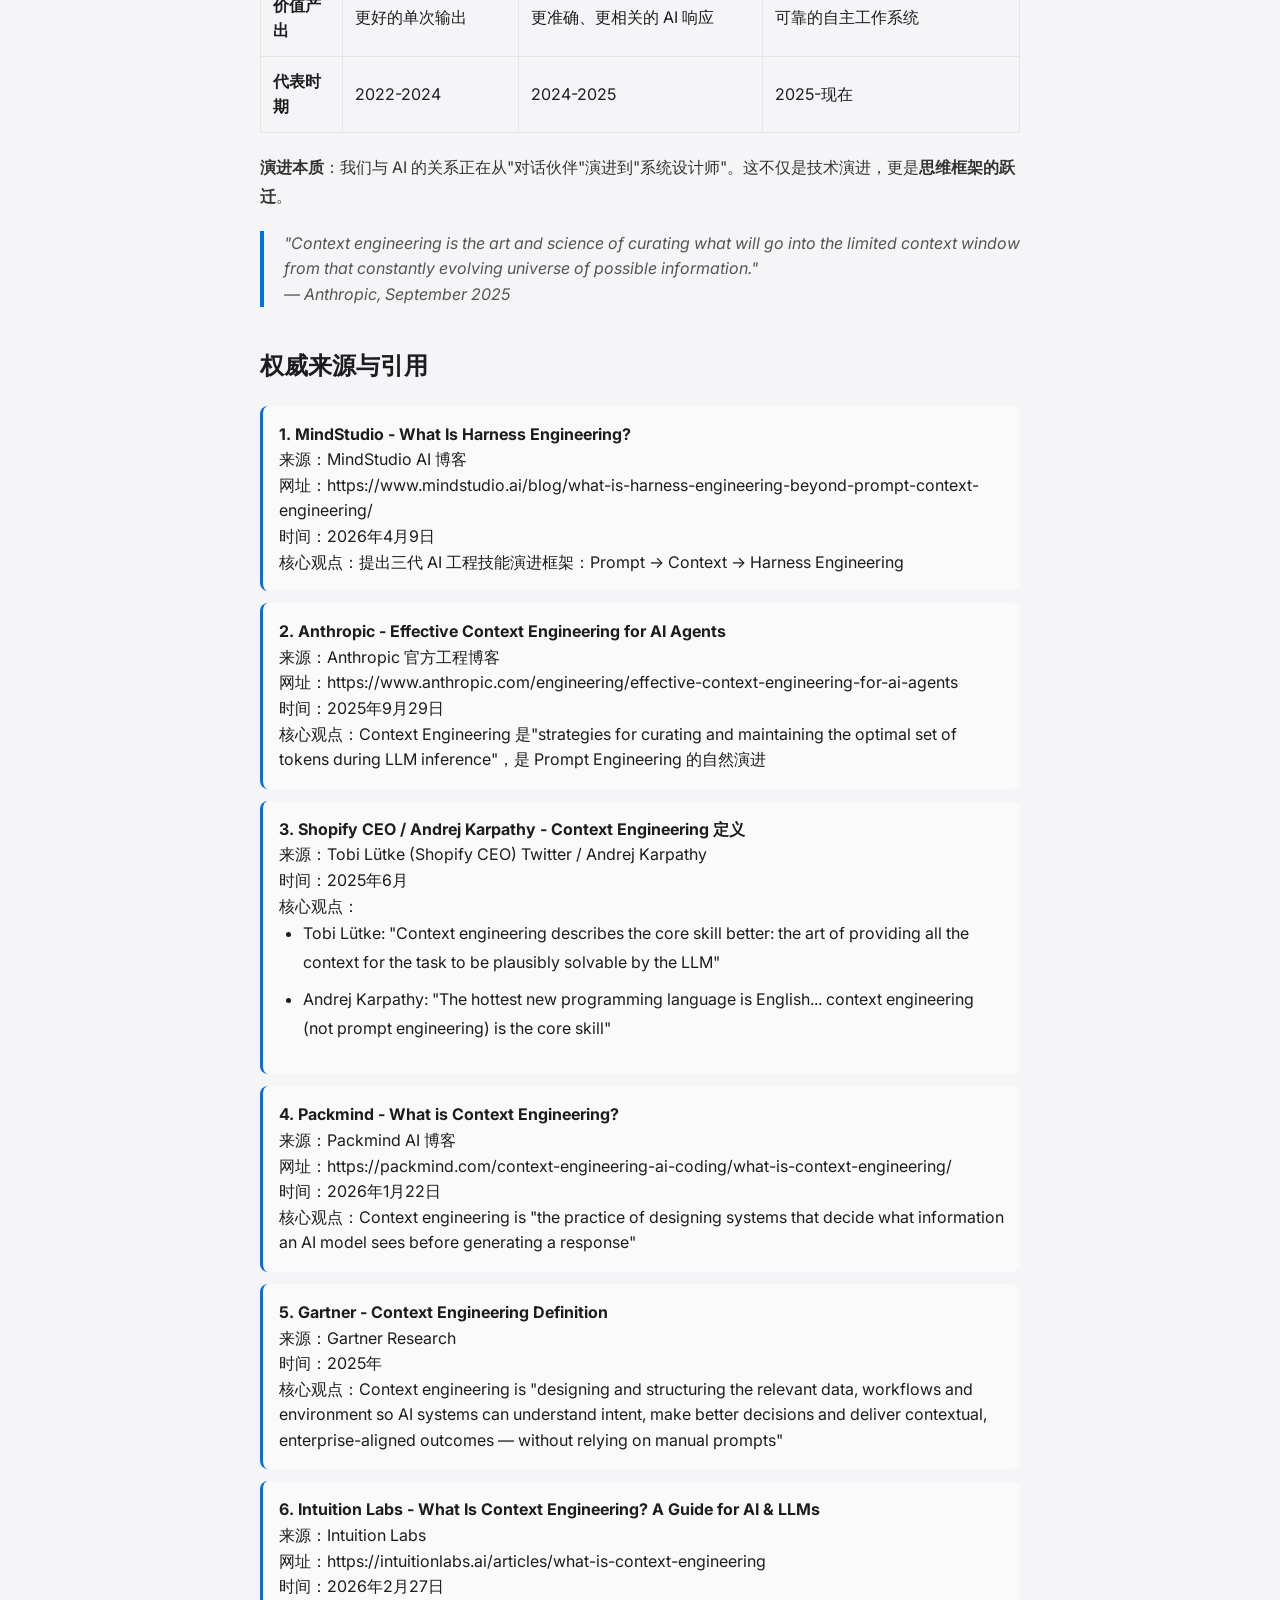
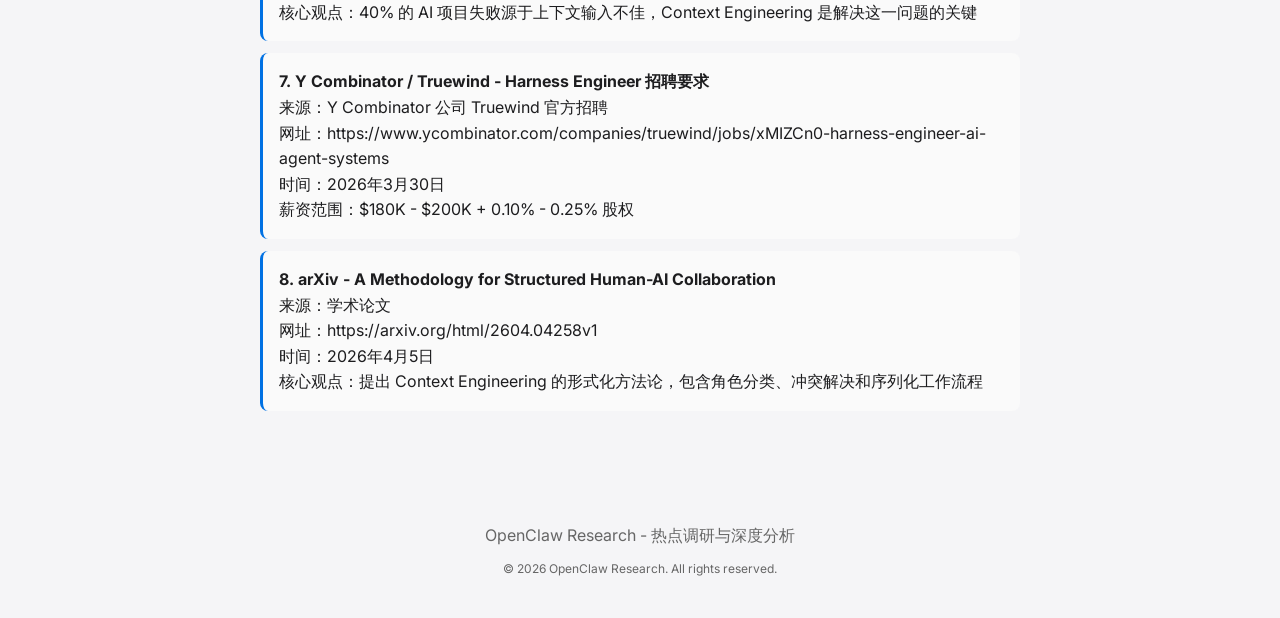
<file: articles/Prompt_Engineer_vs_Harness_Engineer_Research_v1.0_202604131225.html>
<!DOCTYPE html>
<html lang="zh-CN">
<head>
    <meta charset="UTF-8">
    <meta name="viewport" content="width=device-width, initial-scale=1.0">
    <title>Prompt Engineer vs Harness Engineer 调研报告 | OpenClaw Research</title>
    <link rel="stylesheet" href="../assets/css/style.css">
    <link href="https://fonts.googleapis.com/css2?family=Inter:wght@400;500;600;700&display=swap" rel="stylesheet">
    <style>
        .article-header {
            background: linear-gradient(135deg, #1d1d1f 0%, #333 100%);
            color: #fff;
            padding: 60px 0;
            margin-bottom: 40px;
        }
        .article-meta {
            display: flex;
            gap: 20px;
            margin-top: 20px;
            font-size: 14px;
            color: #a1a1a6;
        }
        .article-content {
            max-width: 800px;
            margin: 0 auto;
            padding: 0 20px 60px;
        }
        .article-content h2 {
            font-size: 24px;
            margin-top: 40px;
            margin-bottom: 20px;
            color: #1d1d1f;
        }
        .article-content h3 {
            font-size: 20px;
            margin-top: 30px;
            margin-bottom: 15px;
            color: #333;
        }
        .article-content h4 {
            font-size: 18px;
            margin-top: 25px;
            margin-bottom: 12px;
            color: #444;
        }
        .article-content p {
            line-height: 1.8;
            margin-bottom: 16px;
            color: #333;
        }
        .article-content ul, .article-content ol {
            margin-bottom: 16px;
            padding-left: 24px;
        }
        .article-content li {
            line-height: 1.8;
            margin-bottom: 8px;
        }
        .article-content table {
            width: 100%;
            border-collapse: collapse;
            margin: 20px 0;
        }
        .article-content th, .article-content td {
            border: 1px solid #e5e5e5;
            padding: 12px;
            text-align: left;
        }
        .article-content th {
            background: #f5f5f7;
            font-weight: 600;
        }
        .article-content blockquote {
            border-left: 4px solid #0071e3;
            padding-left: 20px;
            margin: 20px 0;
            color: #555;
            font-style: italic;
        }
        .article-content pre {
            background: #f5f5f7;
            padding: 16px;
            border-radius: 8px;
            overflow-x: auto;
            margin: 20px 0;
        }
        .article-content code {
            font-family: 'Monaco', 'Menlo', monospace;
            font-size: 14px;
        }
        .tag {
            display: inline-block;
            padding: 4px 12px;
            background: #f5f5f7;
            border-radius: 4px;
            font-size: 12px;
            color: #666;
            margin-right: 8px;
        }
        .version-info {
            background: #f5f5f7;
            padding: 16px;
            border-radius: 8px;
            margin: 20px 0;
        }
        .source-item {
            background: #fafafa;
            padding: 16px;
            border-radius: 8px;
            margin: 12px 0;
            border-left: 3px solid #0071e3;
        }
        .hierarchy-box {
            background: #1d1d1f;
            color: #fff;
            padding: 20px;
            border-radius: 8px;
            margin: 20px 0;
            font-family: monospace;
        }
    </style>
</head>
<body>
    <nav class="nav">
        <div class="container">
            <a href="../index.html" class="nav-brand">OpenClaw Research</a>
            <div class="nav-links">
                <a href="../index.html">首页</a>
                <a href="../about.html">关于</a>
            </div>
        </div>
    </nav>

    <header class="article-header">
        <div class="container">
            <div class="tag">AI工程</div>
            <div class="tag">职业发展</div>
            <div class="tag">Prompt Engineering</div>
            <div class="tag">Context Engineering</div>
            <div class="tag">Harness Engineering</div>
            <h1 style="font-size: 36px; margin-top: 20px;">Prompt Engineer vs Context Engineer vs Harness Engineer 调研报告</h1>
            <div class="article-meta">
                <span>📅 2026-04-13</span>
                <span>⏱️ 20分钟阅读</span>
                <span>🔑 12大章节</span>
                <span>📋 版本 v1.4</span>
            </div>
        </div>
    </header>

    <article class="article-content">
        <div class="version-info">
            <strong>版本信息</strong><br>
            版本号：v1.4 | 发布时间：2026-04-13 16:05 CST | 调研日期：2026-04-13<br>
            更新内容：
            <ul>
                <li>v1.1: 补充 Context Engineer 详细对比分析，新增 Anthropic/Gartner 权威来源</li>
                <li>v1.2: 新增"演进本质：从碎片到系统"章节（从 OpenClaw/Hermes 报告迁移）</li>
                <li>v1.3: 新增"发展时间线"章节（2022-2026关键节点）、"演进驱动力"分析，章节数更新为12章</li>
                <li>v1.4: 新增"一、核心定义"中缺失的 Context Engineer 定义，补全三代技能完整定义</li>
            </ul>
        </div>

        <h2>执行摘要</h2>
        <p>AI 工程技能正在经历三代演进：Prompt Engineering（提示工程）→ Context Engineering（上下文工程）→ Harness Engineering（驾驭工程）。本报告深入对比 Prompt Engineer 与 Harness Engineer 的核心差异，揭示从"单次交互优化"到"系统运营环境设计"的本质跃迁。关键洞察：Harness Engineer 薪资可达 $180K-$200K（Y Combinator/Truewind），核心能力是构建可靠的 Agent 基础设施，让 AI 在生产环境稳定运行。</p>

        <h2>一、核心定义</h2>

        <h3>Prompt Engineer（提示工程师）</h3>
        <p><strong>核心问题</strong>："What should be asked?"（应该问什么？）</p>
        <p>Prompt Engineering 是 AI 工程化的第一代技能，关注如何构建更好的单次 AI 交互输入。</p>
        <p><strong>典型工作</strong>：编写优化提示词模板、设计少样本示例（few-shot）、调整提示词格式和语气。</p>
        <p><strong>局限性</strong>：适用于单轮、有边界的任务；无法扩展到多步骤工作流；不处理系统级可靠性问题。</p>

        <h3>Context Engineer（上下文工程师）</h3>
        <p><strong>核心问题</strong>："What context is needed?"（需要什么上下文？）</p>
        <p>Context Engineering 是 AI 工程化的第二代技能，关注如何策划和维护 LLM 推理期间的最优上下文信息集合。</p>
        <p><strong>典型工作</strong>：设计 RAG 系统架构、构建向量数据库、实现记忆管理、集成 MCP 工具、动态组装上下文信息。</p>
        <p><strong>关键洞察</strong>：Context 决定智能上限。长文本能力让 AI 能够处理完整的业务上下文，将海量业务知识直接注入 Context 实现 In-context Learning。</p>

        <h3>Harness Engineer（驾驭工程师）</h3>
        <p><strong>核心问题</strong>："How should the whole environment be designed?"（整个环境应该如何设计？）</p>
        <p>Harness Engineering 是 AI 工程化的第三代技能，关注构建和管理编排多个 AI Agent 会话的基础设施。</p>
        <p><strong>典型工作</strong>：设计多 Agent 编排架构、构建任务分配系统、实现输出验证和失败处理、设计反馈循环、管理权限和安全边界。</p>

        <blockquote>
            "This is not prompt engineering. This is making AI work in production."
            <br>— Y Combinator / Truewind 招聘要求
        </blockquote>

        <h2>二、三代 AI 工程技能演进</h2>

        <table>
            <tr><th>代际</th><th>名称</th><th>时期</th><th>核心关注点</th><th>类比</th></tr>
            <tr><td><strong>第一代</strong></td><td>Prompt Engineering</td><td>2022-2024</td><td>单次交互输入优化</td><td>知道怎么跟皇帝说话的外交官</td></tr>
            <tr><td><strong>第二代</strong></td><td>Context Engineering</td><td>2025</td><td>上下文窗口信息管理</td><td>给外交官准备完整情报包的参谋长</td></tr>
            <tr><td><strong>第三代</strong></td><td>Harness Engineering</td><td>2025-现在</td><td>完整运营环境设计</td><td>设计外交使团运作体系的国务卿</td></tr>
        </table>

        <h3>2.1 关注点层级</h3>

        <div class="hierarchy-box">
╔════════════════════════════════════════╗
║         Harness Engineering            ║ ← 系统级：环境设计、约束、反馈
║  ┌─────────────────────────────────┐   ║
║  │      Context Engineering        │   ║ ← 信息级：上下文管理、RAG、记忆
║  │  ┌────────────────────────────┐ │   ║
║  │  │    Prompt Engineering      │ │   ║ ← 指令级：提示词、格式、示例
║  │  └────────────────────────────┘ │   ║
║  └─────────────────────────────────┘   ║
╚════════════════════════════════════════╝
        </div>

        <p><strong>关系</strong>：不是替代，而是<strong>嵌套包含</strong>。优秀的 Harness Engineer 必然也是出色的 Context Engineer 和 Prompt Engineer。</p>

        <h3>2.2 演进本质：从碎片到系统</h3>

        <h4>1、Prompt Engineering：碎片化的 NLP 交互</h4>
        <p><strong>核心特征</strong>：关注单次、碎片化的自然语言指令，适用于简单、有边界的任务场景。</p>
        <p><strong>局限性</strong>：无法承载复杂业务系统的完整意图；每次交互都是独立上下文，信息容易丢失；难以处理多步骤、长周期的研发任务。</p>

        <h4>2、Context Engineering：复杂系统拆解出的完整意图文档</h4>
        <p><strong>核心特征</strong>：将复杂业务系统拆解为结构化的 Context 文档，包含背景、目标、设计、验证、安全、风险等完整的意图表达。</p>
        <p><strong>关键实践</strong>：</p>
        <ul>
            <li><strong>Context 决定智能上限</strong>：长文本能力让 AI 能够处理完整的业务上下文</li>
            <li><strong>In-context Learning</strong>：将海量业务知识直接放入 Context，AI 在语境中学习</li>
            <li><strong>Context, not Control</strong>：特性负责人从"进度监工"转型为"Context 守护者"</li>
        </ul>

        <h4>3、Harness Engineering：复杂业务系统的约束与 AI 系统设计约束</h4>
        <p><strong>核心特征</strong>：关注复杂业务系统的整体约束设计，AI 系统设计的工程化约束（架构边界、依赖规则、质量标准）。</p>
        
        <p><strong>关键数据</strong>（OpenAI 实验成果）：</p>
        <table>
            <tr><th>指标</th><th>数据</th><th>说明</th></tr>
            <tr><td>开发周期</td><td>5个月</td><td>从零到完整产品上线</td></tr>
            <tr><td>团队规模</td><td>3人 → 7人</td><td>后期扩展后效率反而提升</td></tr>
            <tr><td>代码规模</td><td>~100万行</td><td>涵盖应用逻辑、测试、CI、文档</td></tr>
            <tr><td>手写代码</td><td>0行</td><td>全部由 Codex Agent 生成</td></tr>
            <tr><td>效率提升</td><td>~10倍</td><td>相比传统开发模式</td></tr>
        </table>

        <h3>2.3 发展时间线</h3㻢.3 发展时间线

        <div class="timeline-box" style="background: #f5f5f7; padding: 20px; border-radius: 8px; margin: 20px 0;">
            <p><strong>2022年11月</strong> — <span style="color: #0071e3;">ChatGPT 发布，Prompt Engineering 诞生</span><br>
            OpenAI 发布 ChatGPT，用户发现通过精心设计提示词可以显著提升 AI 输出质量，"Prompt Engineering"概念开始流行。</p>

            <p><strong>2023年</strong> — <span style="color: #34c759;">Prompt Engineering 黄金时代</span><br>
            - 提示词工程成为热门技能，大量提示词技巧和框架涌现（Chain-of-Thought、Few-shot、Role Prompting）<br>
            - 首批 "Prompt Engineer" 职位出现，薪资 $80K-$150K<br>
            - 局限性暴露：单轮交互无法处理复杂任务</p>

            <p><strong>2024年初</strong> — <span style="color: #ff9500;">RAG 技术普及，Context 意识觉醒</span><br>
            检索增强生成（RAG）成为主流方案，业界开始关注"上下文管理"的重要性，Context Engineering 概念萌芽。</p>

            <p><strong>2024年6月</strong> — <span style="color: #5856d6;">Andrej Karpathy 提出 Context Engineering</span><br>
            前 Tesla AI 总监 Andrej Karpathy 在社交媒体表示："The hottest new programming language is English... context engineering (not prompt engineering) is the core skill"，引发行业关注。</p>

            <p><strong>2024年11月</strong> — <span style="color: #af52de;">Anthropic 官方定义 Context Engineering</span><br>
            Anthropic 发布官方文档，将 Context Engineering 定义为"strategies for curating and maintaining the optimal set of tokens during LLM inference"。</p>

            <p><strong>2025年初</strong> — <span style="color: #0071e3;">Multi-Agent 系统兴起</span><br>
            LangGraph、CrewAI 等多 Agent 编排框架发布，单一 Prompt 已无法满足复杂工作流需求。</p>

            <p><strong>2025年3月</strong> — <span style="color: #ff2d55;">Harness Engineering 概念提出</span><br>
            MindStudio 博客文章《What Is Harness Engineering?》首次系统提出 Harness Engineering 概念，定义为第三代 AI 工程技能。</p>

            <p><strong>2025年6月</strong> — <span style="color: #34c759;">行业领袖集体背书</span><br>
            - Shopify CEO Tobi Lütke: "Context engineering describes the core skill better"<br>
            - Gartner 将 Context Engineering 纳入企业 AI 实施指南</p>

            <p><strong>2026年3月</strong> — <span style="color: #5856d6;">Harness Engineer 职位正式出现</span><br>
            Y Combinator 公司 Truewind 发布 Harness Engineer 招聘，薪资 $180K-$200K，标志第三代技能正式职业化。</p>

            <p><strong>2026年4月</strong> — <span style="color: #af52de;">概念体系成熟</span><br>
            三代 AI 工程技能演进框架（Prompt → Context → Harness）成为行业共识，教育体系开始跟进。</p>
        </div>

        <h3>2.4 演进驱动力</h3>
        <table>
            <tr><th>阶段</th><th>驱动力</th><th>技术突破</th></tr>
            <tr><td>Prompt Engineering</td><td>ChatGPT 交互优化需求</td><td>InstructGPT、RLHF</td></tr>
            <tr><td>Context Engineering</td><td>长上下文窗口、RAG 普及</td><td>Claude 100K/200K、向量数据库</td></tr>
            <tr><td>Harness Engineering</td><td>Multi-Agent 系统、生产级 AI 需求</td><td>LangGraph、AutoGen、MCP</td></tr>
        </table>

        <h2>三、工作内容对比</h2>

        <table>
            <tr><th>维度</th><th>Prompt Engineer</th><th>Context Engineer</th><th>Harness Engineer</th></tr>
            <tr><td><strong>核心任务</strong></td><td>编写优化提示词</td><td>设计和维护上下文信息系统</td><td>构建 Agent 运营基础设施</td></tr>
            <tr><td><strong>关注范围</strong></td><td>单次交互</td><td>上下文窗口信息管理</td><td>多步骤工作流系统</td></tr>
            <tr><td><strong>核心问题</strong></td><td>"What should be asked?"</td><td>"What context is needed?"</td><td>"How should the environment be designed?"</td></tr>
            <tr><td><strong>技术栈</strong></td><td>提示词模板、Few-shot</td><td>RAG、向量数据库、MCP、记忆架构</td><td>编排框架、验证系统、权限管理</td></tr>
            <tr><td><strong>关键技能</strong></td><td>提示词设计、示例工程</td><td>信息检索、上下文组装、工具集成</td><td>系统架构、约束设计、反馈循环</td></tr>
            <tr><td><strong>可靠性</strong></td><td>依赖模型输出质量</td><td>依赖上下文准确性和完整性</td><td>设计约束、重试、回滚机制</td></tr>
            <tr><td><strong>可观测性</strong></td><td>较少涉及</td><td>上下文追踪、来源验证</td><td>全程日志、追踪、监控</td></tr>
            <tr><td><strong>失败处理</strong></td><td>手动调整提示词</td><td>动态上下文刷新、降级检索</td><td>自动重试、降级、人工介入</td></tr>
        </table>

        <h3>Context Engineer 核心职责详解</h3>
        <p>根据 <strong>Anthropic 2025年9月官方文档</strong>，Context Engineering 是"<em>strategies for curating and maintaining the optimal set of tokens during LLM inference</em>"（策划和维护 LLM 推理期间最优 token 集合的策略）。</p>

        <p><strong>具体工作</strong>：</p>
        <ul>
            <li><strong>RAG 系统构建</strong>：设计检索增强生成架构，连接外部知识库</li>
            <li><strong>上下文组装</strong>：整合系统指令、历史对话、外部数据、工具输出</li>
            <li><strong>记忆架构设计</strong>：实现持久化记忆和短期会话管理</li>
            <li><strong>MCP 集成</strong>：使用 Model Context Protocol 连接外部工具和数据源</li>
            <li><strong>动态上下文交付</strong>：基于当前任务动态获取和注入上下文信息</li>
        </ul>

        <blockquote>
            "Context engineering describes the core skill better: the art of providing all the context for the task to be plausibly solvable by the LLM."
            <br>— Tobi Lütke, Shopify CEO, June 2025
        </blockquote>

        <blockquote>
            "The hottest new programming language is English... in every serious LLM application, 'context engineering' (not prompt engineering) is the core skill."
            <br>— Andrej Karpathy, AI Researcher, June 2025
        </blockquote>

        <h2>四、汽车行业类比</h2>

        <table>
            <tr><th>角色</th><th>汽车类比</th><th>核心职责</th></tr>
            <tr><td>LLM 研究员</td><td>发动机研发工程师</td><td>研究、开发、优化基础模型</td></tr>
            <tr><td><strong>Prompt Engineer</strong></td><td><strong>方向盘与油门刹车的校准工程师</strong></td><td>设计、优化、评估 Prompt，控制交互方式</td></tr>
            <tr><td><strong>Context Engineer</strong></td><td><strong>车载信息导航系统工程师</strong></td><td>整合 GPS、路况、地图数据，为驾驶决策提供完整信息支持</td></tr>
            <tr><td>AI 算法工程师</td><td>自动驾驶算法研发工程师</td><td>研究推理链（ReAct、CoT、ToT）</td></tr>
            <tr><td>DevOps 工程师</td><td>运维工程师</td><td>部署、维护全生命周期管理平台</td></tr>
            <tr><td><strong>Harness Engineer</strong></td><td><strong>整车工程设施与流程架构师</strong></td><td>设计图纸审核、发动机选型调试、外部设备安装适配、碰撞测试、实时监控维护</td></tr>
        </table>

        <p><strong>关键洞察</strong>：</p>
        <ul>
            <li><strong>Prompt Engineer</strong> 负责<strong>控制逻辑的校准</strong>（怎么开）</li>
            <li><strong>Context Engineer</strong> 负责<strong>信息环境的构建</strong>（往哪开、基于什么信息决策）</li>
            <li><strong>Harness Engineer</strong> 负责<strong>全套汽车工程设施与流程</strong>（整体系统如何协同工作）</li>
        </ul>

        <h2>五、Harness Engineer 的核心能力</h2>

        <h3>1. 构建可靠的 Agent 基础设施</h3>

        <p>根据 Y Combinator 公司 Truewind 的 Harness Engineer 招聘要求：</p>

        <p><strong>具体工作</strong>：</p>
        <ul>
            <li>构建执行多步骤工作流的 Agent</li>
            <li>设计验证、重试和失败处理系统</li>
            <li>定义约束（schemas、invariants、contracts）</li>
            <li>添加反馈循环（detect → debug → improve）</li>
            <li>将失败转化为可复用系统</li>
        </ul>

        <h3>2. 技术能力要求</h3>

        <table>
            <tr><th>能力</th><th>说明</th></tr>
            <tr><td><strong>系统思维</strong></td><td>设计复杂系统的整体架构</td></tr>
            <tr><td><strong>基础设施经验</strong></td><td>后端、数据系统、开发者工具</td></tr>
            <tr><td><strong>可靠性工程</strong></td><td>构建可靠系统（不只是功能）</td></tr>
            <tr><td><strong>调试能力</strong></td><td>调试复杂、模糊的问题</td></tr>
            <tr><td><strong>约束设计</strong></td><td>思考约束、不变量、反馈循环</td></tr>
        </table>

        <p><strong>重要提示</strong>：仅 LLM 经验不够，关键是<strong>如何让系统可靠</strong>。</p>

        <h2>六、薪资参考</h2>

        <p><strong>Y Combinator / Truewind Harness Engineer 招聘</strong>：</p>
        <ul>
            <li>薪资范围：$180K - $200K</li>
            <li>股权：0.10% - 0.25%</li>
            <li>发布时间：2026年3月30日</li>
        </ul>

        <h2>七、入门建议</h2>

        <h3>1. 从 Claude Code Hooks 开始（最低成本）</h3>
        <pre><code># 在项目里创建 .claude/settings.json
mkdir -p .claude
touch .claude/settings.json</code></pre>

        <p><strong>简单 Hooks 示例</strong>：</p>
        <ul>
            <li>每次写文件后自动格式化</li>
            <li>每次执行命令前打印日志</li>
            <li>每次对话结束后自动保存摘要</li>
        </ul>

        <h3>2. 研究真实 Agent 框架</h3>
        <ul>
            <li><strong>LangGraph</strong>：关注有状态、多步骤 Agent 工作流</li>
            <li><strong>CrewAI</strong>：多 Agent 角色协作框架</li>
            <li><strong>Hermes Agent</strong>：模块化多代理框架</li>
            <li><strong>OpenClaw</strong>：个人 AI 助手平台</li>
        </ul>

        <h2>八、总结</h2>

        <table>
            <tr><th>维度</th><th>Prompt Engineer</th><th>Context Engineer</th><th>Harness Engineer</th></tr>
            <tr><td><strong>核心问题</strong></td><td>应该问什么？</td><td>需要提供什么上下文？</td><td>整个环境如何设计？</td></tr>
            <tr><td><strong>关注层级</strong></td><td>单次交互</td><td>信息级上下文管理</td><td>系统级运营</td></tr>
            <tr><td><strong>关键技能</strong></td><td>提示词编写、Few-shot</td><td>RAG、记忆架构、MCP、信息组装</td><td>编排架构、约束设计、反馈循环</td></tr>
            <tr><td><strong>技术重点</strong></td><td>提示模板、示例工程</td><td>向量检索、工具集成、上下文压缩</td><td>多 Agent 编排、验证系统、权限管理</td></tr>
            <tr><td><strong>可靠性</strong></td><td>依赖模型</td><td>依赖信息质量和检索准确性</td><td>系统设计保障</td></tr>
            <tr><td><strong>思维模式</strong></td><td>对话伙伴</td><td>信息架构师</td><td>系统设计师</td></tr>
            <tr><td><strong>价值产出</strong></td><td>更好的单次输出</td><td>更准确、更相关的 AI 响应</td><td>可靠的自主工作系统</td></tr>
            <tr><td><strong>代表时期</strong></td><td>2022-2024</td><td>2024-2025</td><td>2025-现在</td></tr>
        </table>

        <p><strong>演进本质</strong>：我们与 AI 的关系正在从"对话伙伴"演进到"系统设计师"。这不仅是技术演进，更是<strong>思维框架的跃迁</strong>。</p>

        <blockquote>
            "Context engineering is the art and science of curating what will go into the limited context window from that constantly evolving universe of possible information."
            <br>— Anthropic, September 2025
        </blockquote>

        <h2>权威来源与引用</h2>

        <div class="source-item">
            <strong>1. MindStudio - What Is Harness Engineering?</strong><br>
            来源：MindStudio AI 博客<br>
            网址：https://www.mindstudio.ai/blog/what-is-harness-engineering-beyond-prompt-context-engineering/<br>
            时间：2026年4月9日<br>
            核心观点：提出三代 AI 工程技能演进框架：Prompt → Context → Harness Engineering
        </div>

        <div class="source-item">
            <strong>2. Anthropic - Effective Context Engineering for AI Agents</strong><br>
            来源：Anthropic 官方工程博客<br>
            网址：https://www.anthropic.com/engineering/effective-context-engineering-for-ai-agents<br>
            时间：2025年9月29日<br>
            核心观点：Context Engineering 是"strategies for curating and maintaining the optimal set of tokens during LLM inference"，是 Prompt Engineering 的自然演进
        </div>

        <div class="source-item">
            <strong>3. Shopify CEO / Andrej Karpathy - Context Engineering 定义</strong><br>
            来源：Tobi Lütke (Shopify CEO) Twitter / Andrej Karpathy<br>
            时间：2025年6月<br>
            核心观点：
            <ul>
                <li>Tobi Lütke: "Context engineering describes the core skill better: the art of providing all the context for the task to be plausibly solvable by the LLM"</li>
                <li>Andrej Karpathy: "The hottest new programming language is English... context engineering (not prompt engineering) is the core skill"</li>
            </ul>
        </div>

        <div class="source-item">
            <strong>4. Packmind - What is Context Engineering?</strong><br>
            来源：Packmind AI 博客<br>
            网址：https://packmind.com/context-engineering-ai-coding/what-is-context-engineering/<br>
            时间：2026年1月22日<br>
            核心观点：Context engineering is "the practice of designing systems that decide what information an AI model sees before generating a response"
        </div>

        <div class="source-item">
            <strong>5. Gartner - Context Engineering Definition</strong><br>
            来源：Gartner Research<br>
            时间：2025年<br>
            核心观点：Context engineering is "designing and structuring the relevant data, workflows and environment so AI systems can understand intent, make better decisions and deliver contextual, enterprise-aligned outcomes — without relying on manual prompts"
        </div>

        <div class="source-item">
            <strong>6. Intuition Labs - What Is Context Engineering? A Guide for AI & LLMs</strong><br>
            来源：Intuition Labs<br>
            网址：https://intuitionlabs.ai/articles/what-is-context-engineering<br>
            时间：2026年2月27日<br>
            核心观点：40% 的 AI 项目失败源于上下文输入不佳，Context Engineering 是解决这一问题的关键
        </div>

        <div class="source-item">
            <strong>7. Y Combinator / Truewind - Harness Engineer 招聘要求</strong><br>
            来源：Y Combinator 公司 Truewind 官方招聘<br>
            网址：https://www.ycombinator.com/companies/truewind/jobs/xMIZCn0-harness-engineer-ai-agent-systems<br>
            时间：2026年3月30日<br>
            薪资范围：$180K - $200K + 0.10% - 0.25% 股权
        </div>

        <div class="source-item">
            <strong>8. arXiv - A Methodology for Structured Human-AI Collaboration</strong><br>
            来源：学术论文<br>
            网址：https://arxiv.org/html/2604.04258v1<br>
            时间：2026年4月5日<br>
            核心观点：提出 Context Engineering 的形式化方法论，包含角色分类、冲突解决和序列化工作流程
        </div>
    </article>

    <footer style="background: #f5f5f7; padding: 40px 0; text-align: center; color: #666;">
        <div class="container">
            <p>OpenClaw Research - 热点调研与深度分析</p>
            <p style="font-size: 12px; margin-top: 10px;">© 2026 OpenClaw Research. All rights reserved.</p>
        </div>
    </footer>
</body>
</html>
</file>
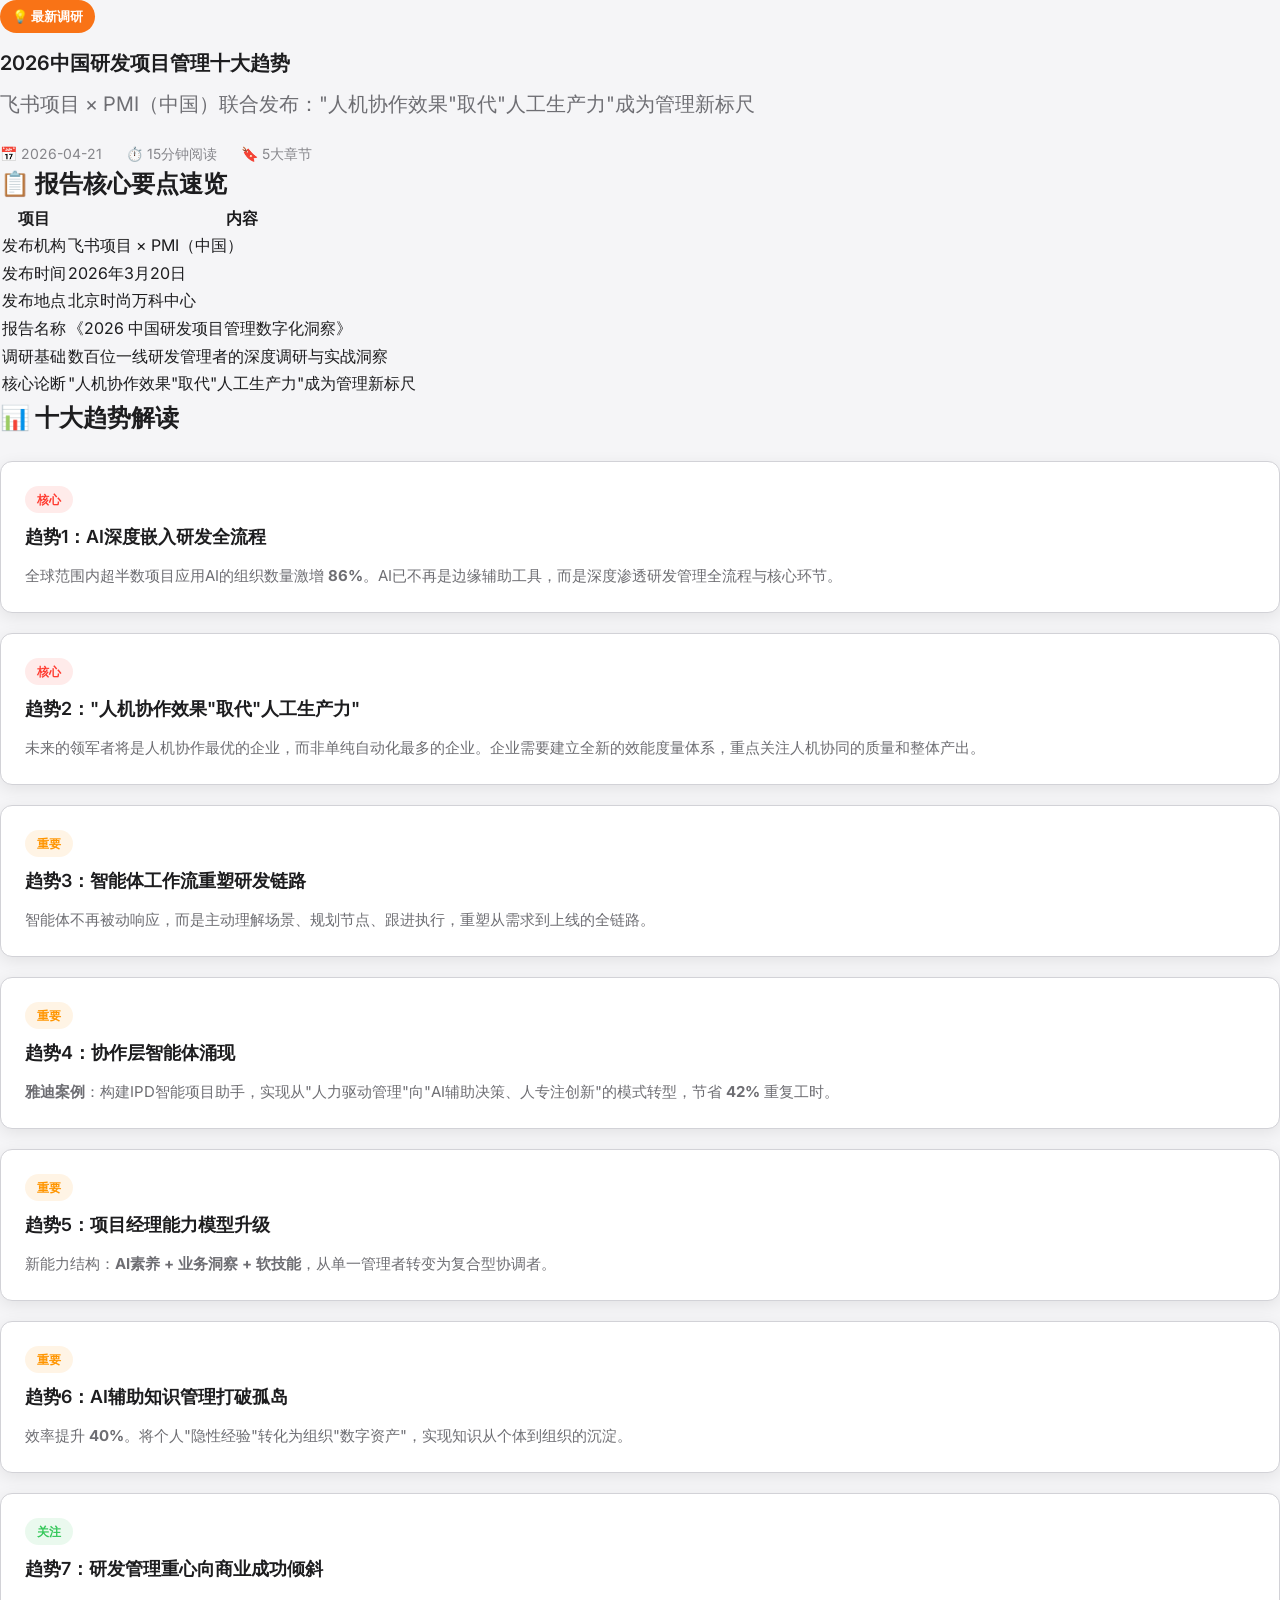
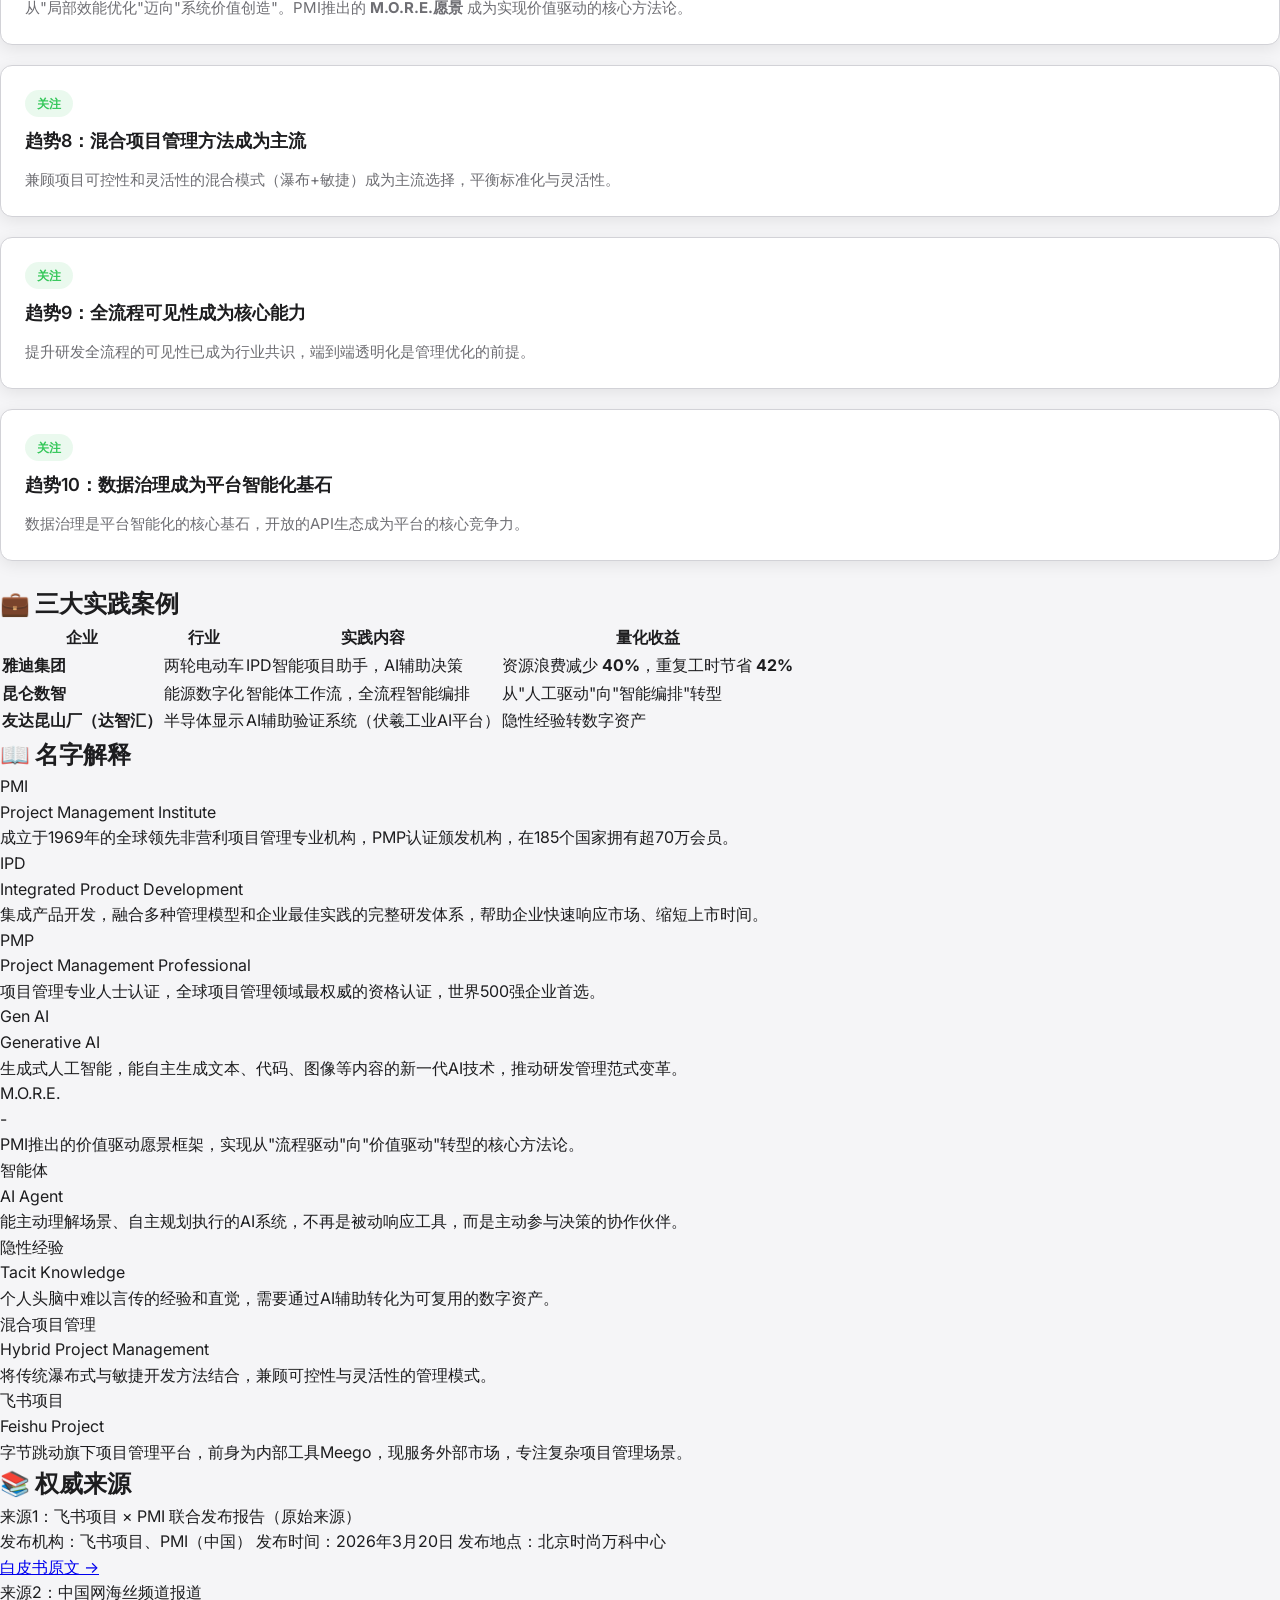
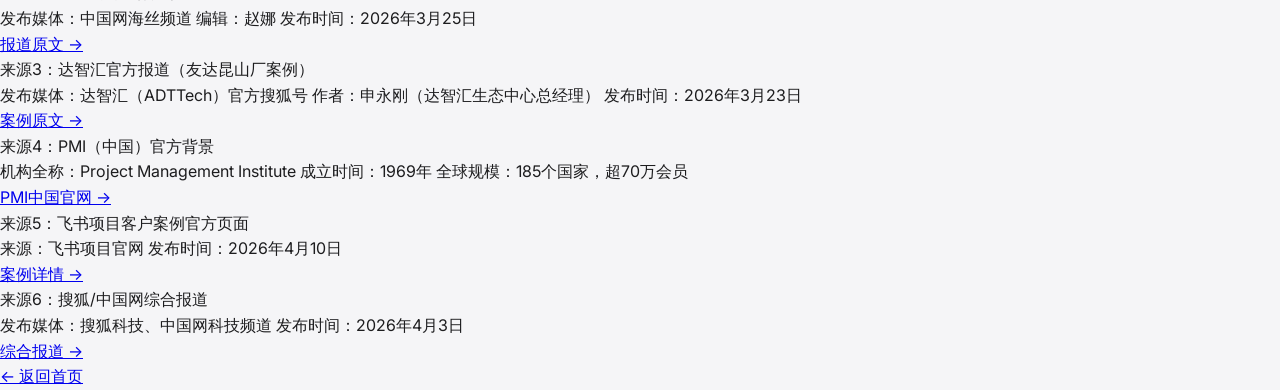
<file: articles/RD_PM_Trends_2026_v1.0_202604211802.html>
<!DOCTYPE html>
<html lang="zh-CN">
<head>
    <meta charset="UTF-8">
    <meta name="viewport" content="width=device-width, initial-scale=1.0">
    <title>2026中国研发项目管理十大趋势 | OpenClaw Research</title>
    <link rel="stylesheet" href="../assets/css/style.css">
    <link rel="stylesheet" href="../assets/css/article.css">
    <link href="https://fonts.googleapis.com/css2?family=Inter:wght@400;500;600;700&display=swap" rel="stylesheet">
</head>
<body class="article-page">
    <main class="article-main">
        <!-- Hero区 -->
        <section class="article-hero" id="overview">
            <div class="hero-badge">💡 最新调研</div>
            <h1 class="article-title">2026中国研发项目管理十大趋势</h1>
            <p class="article-subtitle">飞书项目 × PMI（中国）联合发布："人机协作效果"取代"人工生产力"成为管理新标尺</p>
            <div class="article-meta-bar">
                <span>📅 2026-04-21</span>
                <span>⏱️ 15分钟阅读</span>
                <span>🔖 5大章节</span>
            </div>
        </section>

        <!-- 核心摘要 -->
        <section class="article-section">
            <h2>📋 报告核心要点速览</h2>
            <table class="data-table">
                <tr><th>项目</th><th>内容</th></tr>
                <tr><td>发布机构</td><td>飞书项目 × PMI（中国）</td></tr>
                <tr><td>发布时间</td><td>2026年3月20日</td></tr>
                <tr><td>发布地点</td><td>北京时尚万科中心</td></tr>
                <tr><td>报告名称</td><td>《2026 中国研发项目管理数字化洞察》</td></tr>
                <tr><td>调研基础</td><td>数百位一线研发管理者的深度调研与实战洞察</td></tr>
                <tr><td>核心论断</td><td>"人机协作效果"取代"人工生产力"成为管理新标尺</td></tr>
            </table>
        </section>

        <!-- 十大趋势 -->
        <section class="article-section" id="trends">
            <h2>📊 十大趋势解读</h2>
            
            <div class="content-grid">
                <div class="content-card">
                    <span class="tag tag-p0">核心</span>
                    <h3>趋势1：AI深度嵌入研发全流程</h3>
                    <p>全球范围内超半数项目应用AI的组织数量激增 <strong>86%</strong>。AI已不再是边缘辅助工具，而是深度渗透研发管理全流程与核心环节。</p>
                </div>
                <div class="content-card">
                    <span class="tag tag-p0">核心</span>
                    <h3>趋势2："人机协作效果"取代"人工生产力"</h3>
                    <p>未来的领军者将是人机协作最优的企业，而非单纯自动化最多的企业。企业需要建立全新的效能度量体系，重点关注人机协同的质量和整体产出。</p>
                </div>
                <div class="content-card">
                    <span class="tag tag-p1">重要</span>
                    <h3>趋势3：智能体工作流重塑研发链路</h3>
                    <p>智能体不再被动响应，而是主动理解场景、规划节点、跟进执行，重塑从需求到上线的全链路。</p>
                </div>
                <div class="content-card">
                    <span class="tag tag-p1">重要</span>
                    <h3>趋势4：协作层智能体涌现</h3>
                    <p><strong>雅迪案例</strong>：构建IPD智能项目助手，实现从"人力驱动管理"向"AI辅助决策、人专注创新"的模式转型，节省 <strong>42%</strong> 重复工时。</p>
                </div>
                <div class="content-card">
                    <span class="tag tag-p1">重要</span>
                    <h3>趋势5：项目经理能力模型升级</h3>
                    <p>新能力结构：<strong>AI素养 + 业务洞察 + 软技能</strong>，从单一管理者转变为复合型协调者。</p>
                </div>
                <div class="content-card">
                    <span class="tag tag-p1">重要</span>
                    <h3>趋势6：AI辅助知识管理打破孤岛</h3>
                    <p>效率提升 <strong>40%</strong>。将个人"隐性经验"转化为组织"数字资产"，实现知识从个体到组织的沉淀。</p>
                </div>
                <div class="content-card">
                    <span class="tag tag-p2">关注</span>
                    <h3>趋势7：研发管理重心向商业成功倾斜</h3>
                    <p>从"局部效能优化"迈向"系统价值创造"。PMI推出的 <strong>M.O.R.E.愿景</strong> 成为实现价值驱动的核心方法论。</p>
                </div>
                <div class="content-card">
                    <span class="tag tag-p2">关注</span>
                    <h3>趋势8：混合项目管理方法成为主流</h3>
                    <p>兼顾项目可控性和灵活性的混合模式（瀑布+敏捷）成为主流选择，平衡标准化与灵活性。</p>
                </div>
                <div class="content-card">
                    <span class="tag tag-p2">关注</span>
                    <h3>趋势9：全流程可见性成为核心能力</h3>
                    <p>提升研发全流程的可见性已成为行业共识，端到端透明化是管理优化的前提。</p>
                </div>
                <div class="content-card">
                    <span class="tag tag-p2">关注</span>
                    <h3>趋势10：数据治理成为平台智能化基石</h3>
                    <p>数据治理是平台智能化的核心基石，开放的API生态成为平台的核心竞争力。</p>
                </div>
            </div>
        </section>

        <!-- 三大案例 -->
        <section class="article-section" id="cases">
            <h2>💼 三大实践案例</h2>
            <table class="data-table">
                <tr>
                    <th>企业</th>
                    <th>行业</th>
                    <th>实践内容</th>
                    <th>量化收益</th>
                </tr>
                <tr>
                    <td><strong>雅迪集团</strong></td>
                    <td>两轮电动车</td>
                    <td>IPD智能项目助手，AI辅助决策</td>
                    <td>资源浪费减少 <strong>40%</strong>，重复工时节省 <strong>42%</strong></td>
                </tr>
                <tr>
                    <td><strong>昆仑数智</strong></td>
                    <td>能源数字化</td>
                    <td>智能体工作流，全流程智能编排</td>
                    <td>从"人工驱动"向"智能编排"转型</td>
                </tr>
                <tr>
                    <td><strong>友达昆山厂（达智汇）</strong></td>
                    <td>半导体显示</td>
                    <td>AI辅助验证系统（伏羲工业AI平台）</td>
                    <td>隐性经验转数字资产</td>
                </tr>
            </table>
        </section>

        <!-- 术语解释 -->
        <section class="article-section" id="terms">
            <h2>📖 名字解释</h2>
            <div class="terms-grid">
                <div class="term-card">
                    <div class="term-name">PMI</div>
                    <div class="term-full">Project Management Institute</div>
                    <div class="term-desc">成立于1969年的全球领先非营利项目管理专业机构，PMP认证颁发机构，在185个国家拥有超70万会员。</div>
                </div>
                <div class="term-card">
                    <div class="term-name">IPD</div>
                    <div class="term-full">Integrated Product Development</div>
                    <div class="term-desc">集成产品开发，融合多种管理模型和企业最佳实践的完整研发体系，帮助企业快速响应市场、缩短上市时间。</div>
                </div>
                <div class="term-card">
                    <div class="term-name">PMP</div>
                    <div class="term-full">Project Management Professional</div>
                    <div class="term-desc">项目管理专业人士认证，全球项目管理领域最权威的资格认证，世界500强企业首选。</div>
                </div>
                <div class="term-card">
                    <div class="term-name">Gen AI</div>
                    <div class="term-full">Generative AI</div>
                    <div class="term-desc">生成式人工智能，能自主生成文本、代码、图像等内容的新一代AI技术，推动研发管理范式变革。</div>
                </div>
                <div class="term-card">
                    <div class="term-name">M.O.R.E.</div>
                    <div class="term-full">-</div>
                    <div class="term-desc">PMI推出的价值驱动愿景框架，实现从"流程驱动"向"价值驱动"转型的核心方法论。</div>
                </div>
                <div class="term-card">
                    <div class="term-name">智能体</div>
                    <div class="term-full">AI Agent</div>
                    <div class="term-desc">能主动理解场景、自主规划执行的AI系统，不再是被动响应工具，而是主动参与决策的协作伙伴。</div>
                </div>
                <div class="term-card">
                    <div class="term-name">隐性经验</div>
                    <div class="term-full">Tacit Knowledge</div>
                    <div class="term-desc">个人头脑中难以言传的经验和直觉，需要通过AI辅助转化为可复用的数字资产。</div>
                </div>
                <div class="term-card">
                    <div class="term-name">混合项目管理</div>
                    <div class="term-full">Hybrid Project Management</div>
                    <div class="term-desc">将传统瀑布式与敏捷开发方法结合，兼顾可控性与灵活性的管理模式。</div>
                </div>
                <div class="term-card">
                    <div class="term-name">飞书项目</div>
                    <div class="term-full">Feishu Project</div>
                    <div class="term-desc">字节跳动旗下项目管理平台，前身为内部工具Meego，现服务外部市场，专注复杂项目管理场景。</div>
                </div>
            </div>
        </section>

        <!-- 权威来源 -->
        <section class="article-section" id="sources">
            <h2>📚 权威来源</h2>
            
            <div class="source-list">
                <div class="source-item">
                    <div class="source-title">来源1：飞书项目 × PMI 联合发布报告（原始来源）</div>
                    <div class="source-meta">
                        <span>发布机构：飞书项目、PMI（中国）</span>
                        <span>发布时间：2026年3月20日</span>
                        <span>发布地点：北京时尚万科中心</span>
                    </div>
                    <div class="source-link">
                        <a href="https://project.feishu.cn/home/whitepaper/2026-pmi-whitepaper" target="_blank">白皮书原文 →</a>
                    </div>
                </div>

                <div class="source-item">
                    <div class="source-title">来源2：中国网海丝频道报道</div>
                    <div class="source-meta">
                        <span>发布媒体：中国网海丝频道</span>
                        <span>编辑：赵娜</span>
                        <span>发布时间：2026年3月25日</span>
                    </div>
                    <div class="source-link">
                        <a href="http://hs.china.com.cn/2026-03/25/content_43381766.html" target="_blank">报道原文 →</a>
                    </div>
                </div>

                <div class="source-item">
                    <div class="source-title">来源3：达智汇官方报道（友达昆山厂案例）</div>
                    <div class="source-meta">
                        <span>发布媒体：达智汇（ADTTech）官方搜狐号</span>
                        <span>作者：申永刚（达智汇生态中心总经理）</span>
                        <span>发布时间：2026年3月23日</span>
                    </div>
                    <div class="source-link">
                        <a href="https://www.sohu.com/a/999877680_121400082" target="_blank">案例原文 →</a>
                    </div>
                </div>

                <div class="source-item">
                    <div class="source-title">来源4：PMI（中国）官方背景</div>
                    <div class="source-meta">
                        <span>机构全称：Project Management Institute</span>
                        <span>成立时间：1969年</span>
                        <span>全球规模：185个国家，超70万会员</span>
                    </div>
                    <div class="source-link">
                        <a href="https://www.pmichina.org/" target="_blank">PMI中国官网 →</a>
                    </div>
                </div>

                <div class="source-item">
                    <div class="source-title">来源5：飞书项目客户案例官方页面</div>
                    <div class="source-meta">
                        <span>来源：飞书项目官网</span>
                        <span>发布时间：2026年4月10日</span>
                    </div>
                    <div class="source-link">
                        <a href="https://project.feishu.cn/home/whitepaper/2026-pmi-whitepaper" target="_blank">案例详情 →</a>
                    </div>
                </div>

                <div class="source-item">
                    <div class="source-title">来源6：搜狐/中国网综合报道</div>
                    <div class="source-meta">
                        <span>发布媒体：搜狐科技、中国网科技频道</span>
                        <span>发布时间：2026年4月3日</span>
                    </div>
                    <div class="source-link">
                        <a href="https://www.sohu.com/a/1005128291_362225" target="_blank">综合报道 →</a>
                    </div>
                </div>
            </div>
        </section>

        <!-- 底部导航 -->
        <section class="article-footer">
            <a href="../index.html" class="back-btn">← 返回首页</a>
        </section>
    </main>
</body>
</html>
</file>
<file: assets/css/style.css>
/* OpenClaw Research - 主样式表 */
/* 极简苹果风格 + 麦肯锡专业感 */

:root {
    --primary: #1d1d1f;
    --secondary: #86868b;
    --accent: #f97316;
    --bg: #f5f5f7;
    --card-bg: #ffffff;
    --border: #d2d2d7;
    --text: #1d1d1f;
    --text-secondary: #6e6e73;
    --nav-bg: #1d1d1f;
    --nav-text: #f5f5f7;
    --shadow: 0 4px 16px rgba(0,0,0,0.08);
    --radius: 12px;
    --max-width: 1200px;
    --content-width: 800px;
}

* {
    margin: 0;
    padding: 0;
    box-sizing: border-box;
}

body {
    font-family: -apple-system, BlinkMacSystemFont, 'Inter', 'PingFang SC', 'Microsoft YaHei', sans-serif;
    font-size: 16px;
    line-height: 1.6;
    color: var(--text);
    background: var(--bg);
    -webkit-font-smoothing: antialiased;
}

/* ===== 顶部导航 ===== */
.header {
    background: var(--card-bg);
    border-bottom: 1px solid var(--border);
    position: sticky;
    top: 0;
    z-index: 100;
}

.header-container {
    max-width: var(--max-width);
    margin: 0 auto;
    padding: 0 24px;
    height: 60px;
    display: flex;
    align-items: center;
    justify-content: space-between;
}

.logo {
    display: flex;
    align-items: center;
    gap: 8px;
    text-decoration: none;
    color: var(--primary);
    font-weight: 700;
    font-size: 18px;
}

.logo-icon {
    font-size: 22px;
}

.nav {
    display: flex;
    align-items: center;
    gap: 24px;
}

.nav-link {
    text-decoration: none;
    color: var(--text-secondary);
    font-weight: 500;
    font-size: 14px;
    transition: color 0.2s;
}

.nav-link:hover,
.nav-link.active {
    color: var(--primary);
}

.search-btn {
    background: none;
    border: none;
    font-size: 18px;
    cursor: pointer;
    padding: 4px;
}

/* ===== 搜索框 ===== */
.search-bar {
    background: var(--card-bg);
    border-bottom: 1px solid var(--border);
    padding: 0;
    max-height: 0;
    overflow: hidden;
    transition: all 0.3s ease;
}

.search-bar.active {
    padding: 16px 24px;
    max-height: 80px;
}

.search-container {
    max-width: var(--max-width);
    margin: 0 auto;
    display: flex;
    gap: 12px;
}

.search-container input {
    flex: 1;
    padding: 12px 16px;
    border: 1px solid var(--border);
    border-radius: 8px;
    font-size: 14px;
    outline: none;
}

.search-container input:focus {
    border-color: var(--accent);
}

.search-container button {
    padding: 12px 24px;
    background: var(--primary);
    color: white;
    border: none;
    border-radius: 8px;
    cursor: pointer;
    font-weight: 500;
}

/* ===== 主内容区 ===== */
.main {
    max-width: var(--max-width);
    margin: 0 auto;
    padding: 40px 24px;
}

/* ===== Hero区 ===== */
.hero {
    margin-bottom: 48px;
}

.hero-badge {
    display: inline-block;
    background: var(--accent);
    color: white;
    padding: 6px 12px;
    border-radius: 20px;
    font-size: 13px;
    font-weight: 600;
    margin-bottom: 16px;
}

.hero-card {
    display: grid;
    grid-template-columns: 1fr 1fr;
    gap: 32px;
    background: var(--card-bg);
    border-radius: var(--radius);
    overflow: hidden;
    box-shadow: var(--shadow);
}

.hero-image {
    background: linear-gradient(135deg, #667eea 0%, #764ba2 100%);
    display: flex;
    align-items: center;
    justify-content: center;
    min-height: 300px;
}

.hero-placeholder {
    font-size: 48px;
    text-align: center;
    color: white;
    font-weight: 700;
}

.hero-content {
    padding: 40px;
    display: flex;
    flex-direction: column;
    justify-content: center;
}

.hero-title {
    font-size: 32px;
    font-weight: 700;
    line-height: 1.3;
    margin-bottom: 16px;
    color: var(--primary);
}

.hero-subtitle {
    font-size: 16px;
    color: var(--text-secondary);
    line-height: 1.6;
    margin-bottom: 24px;
}

.hero-meta {
    display: flex;
    gap: 20px;
    color: var(--secondary);
    font-size: 14px;
    margin-bottom: 24px;
}

.hero-btn {
    display: inline-block;
    background: var(--primary);
    color: white;
    padding: 14px 28px;
    border-radius: 8px;
    text-decoration: none;
    font-weight: 600;
    width: fit-content;
    transition: all 0.2s;
}

.hero-btn:hover {
    background: #000;
    transform: translateX(4px);
}

/* ===== 通用标题 ===== */
.section-title {
    font-size: 24px;
    font-weight: 700;
    margin-bottom: 24px;
    color: var(--primary);
}

/* ===== 主题分类 ===== */
.topics {
    margin-bottom: 48px;
}

.topic-grid {
    display: grid;
    grid-template-columns: repeat(4, 1fr);
    gap: 16px;
}

.topic-card {
    background: var(--card-bg);
    border-radius: var(--radius);
    padding: 24px;
    text-align: center;
    text-decoration: none;
    border: 1px solid var(--border);
    transition: all 0.2s;
}

.topic-card:hover {
    box-shadow: var(--shadow);
    transform: translateY(-2px);
}

.topic-icon {
    display: block;
    font-size: 32px;
    margin-bottom: 8px;
}

.topic-name {
    display: block;
    font-weight: 600;
    color: var(--primary);
    margin-bottom: 4px;
}

.topic-count {
    display: block;
    font-size: 13px;
    color: var(--secondary);
}

/* ===== 文章列表 ===== */
.articles {
    margin-bottom: 48px;
}

.article-list {
    display: flex;
    flex-direction: column;
    gap: 20px;
}

.article-card {
    display: grid;
    grid-template-columns: 200px 1fr;
    gap: 24px;
    background: var(--card-bg);
    border-radius: var(--radius);
    overflow: hidden;
    box-shadow: var(--shadow);
    border: 1px solid var(--border);
}

.article-cover {
    background: linear-gradient(135deg, #f093fb 0%, #f5576c 100%);
    position: relative;
    min-height: 160px;
}

.cover-tag {
    position: absolute;
    top: 12px;
    left: 12px;
    background: rgba(255,255,255,0.95);
    padding: 4px 10px;
    border-radius: 4px;
    font-size: 12px;
    font-weight: 600;
    color: var(--primary);
}

.article-info {
    padding: 24px 24px 24px 0;
}

.article-tags {
    display: flex;
    gap: 8px;
    margin-bottom: 12px;
}

.tag {
    display: inline-block;
    background: var(--bg);
    padding: 4px 10px;
    border-radius: 4px;
    font-size: 12px;
    color: var(--text-secondary);
}

.article-title {
    font-size: 20px;
    font-weight: 600;
    line-height: 1.4;
    margin-bottom: 12px;
}

.article-title a {
    color: var(--primary);
    text-decoration: none;
}

.article-title a:hover {
    color: var(--accent);
}

.article-summary {
    font-size: 14px;
    color: var(--text-secondary);
    line-height: 1.6;
    margin-bottom: 16px;
}

.article-meta {
    display: flex;
    gap: 16px;
    font-size: 13px;
    color: var(--secondary);
}

/* ===== 订阅区 ===== */
.subscribe {
    margin-bottom: 48px;
}

.subscribe-box {
    background: var(--primary);
    color: white;
    padding: 48px;
    border-radius: var(--radius);
    text-align: center;
}

.subscribe-box h3 {
    font-size: 24px;
    margin-bottom: 8px;
}

.subscribe-box p {
    color: rgba(255,255,255,0.8);
    margin-bottom: 24px;
}

.subscribe-form {
    display: flex;
    gap: 12px;
    max-width: 480px;
    margin: 0 auto;
}

.subscribe-form input {
    flex: 1;
    padding: 14px 18px;
    border: none;
    border-radius: 8px;
    font-size: 14px;
}

.subscribe-form button {
    padding: 14px 28px;
    background: var(--accent);
    color: white;
    border: none;
    border-radius: 8px;
    font-weight: 600;
    cursor: pointer;
}

/* ===== 页脚 ===== */
.footer {
    border-top: 1px solid var(--border);
    padding: 32px 24px;
    text-align: center;
}

.footer-content {
    max-width: var(--max-width);
    margin: 0 auto;
}

.footer-content p {
    color: var(--secondary);
    font-size: 14px;
    margin: 4px 0;
}

.footer-content a {
    color: var(--primary);
    text-decoration: none;
}

/* ===== 响应式设计 ===== */
@media (max-width: 1024px) {
    .hero-card {
        grid-template-columns: 1fr;
    }
    
    .hero-image {
        min-height: 200px;
    }
    
    .topic-grid {
        grid-template-columns: repeat(2, 1fr);
    }
}

@media (max-width: 768px) {
    .header-container {
        padding: 0 16px;
    }
    
    .nav {
        gap: 16px;
    }
    
    .main {
        padding: 24px 16px;
    }
    
    .hero-title {
        font-size: 24px;
    }
    
    .hero-content {
        padding: 24px;
    }
    
    .topic-grid {
        grid-template-columns: 1fr;
    }
    
    .article-card {
        grid-template-columns: 1fr;
    }
    
    .article-cover {
        min-height: 120px;
    }
    
    .article-info {
        padding: 20px;
    }
    
    .subscribe-box {
        padding: 32px 24px;
    }
    
    .subscribe-form {
        flex-direction: column;
    }
}

/* ===== 加载动画 ===== */
@keyframes fadeIn {
    from {
        opacity: 0;
        transform: translateY(10px);
    }
    to {
        opacity: 1;
        transform: translateY(0);
    }
}

.hero-card,
.topic-card,
.article-card {
    animation: fadeIn 0.5s ease-out;
}
</file>
<file: assets/css/article.css>
/* OpenClaw Research - 文章页专用样式 */

:root {
    --content-max-width: 800px;
}

/* ===== 文章页布局 ===== */
.article-page {
    min-height: 100vh;
}

/* ===== 主内容区 ===== */
.article-main {
    background: var(--bg);
    min-height: 100vh;
}

.article-container {
    max-width: var(--content-max-width);
    margin: 0 auto;
    padding: 48px;
}

/* ===== 文章头部 ===== */
.article-header {
    margin-bottom: 48px;
    padding-bottom: 32px;
    border-bottom: 1px solid var(--border);
}

.category-tag {
    display: inline-block;
    background: var(--accent);
    color: white;
    padding: 6px 14px;
    border-radius: 20px;
    font-size: 13px;
    font-weight: 600;
    margin-bottom: 20px;
}

.article-header h1 {
    font-size: 42px;
    font-weight: 700;
    line-height: 1.2;
    margin-bottom: 16px;
    color: var(--primary);
}

.article-subtitle {
    font-size: 20px;
    color: var(--text-secondary);
    line-height: 1.5;
    margin-bottom: 24px;
}

.article-meta-bar {
    display: flex;
    align-items: center;
    gap: 24px;
    flex-wrap: wrap;
}

.article-meta-bar span {
    font-size: 14px;
    color: var(--secondary);
}

.article-actions {
    display: flex;
    gap: 12px;
    margin-left: auto;
}

.action-btn {
    display: flex;
    align-items: center;
    gap: 6px;
    padding: 8px 16px;
    border: 1px solid var(--border);
    border-radius: 6px;
    background: white;
    font-size: 14px;
    color: var(--primary);
    cursor: pointer;
    text-decoration: none;
    transition: all 0.2s;
}

.action-btn:hover {
    background: var(--bg);
    border-color: var(--primary);
}

/* ===== 文章正文 ===== */
.article-content {
    font-size: 17px;
    line-height: 1.8;
    color: var(--text);
}

.article-content h2 {
    font-size: 28px;
    font-weight: 700;
    margin-top: 48px;
    margin-bottom: 20px;
    color: var(--primary);
    scroll-margin-top: 100px;
}

.article-content h3 {
    font-size: 22px;
    font-weight: 600;
    margin-top: 36px;
    margin-bottom: 16px;
    color: var(--primary);
    scroll-margin-top: 100px;
}

.article-content p {
    margin-bottom: 20px;
}

.article-content a {
    color: var(--accent);
    text-decoration: none;
}

.article-content a:hover {
    text-decoration: underline;
}

.article-content ul,
.article-content ol {
    margin-bottom: 20px;
    padding-left: 24px;
}

.article-content li {
    margin-bottom: 8px;
}

.article-content strong {
    font-weight: 600;
    color: var(--primary);
}

/* 表格样式 */
.article-content table {
    width: 100%;
    border-collapse: collapse;
    margin: 24px 0;
    background: white;
    border-radius: 8px;
    overflow: hidden;
    box-shadow: var(--shadow);
}

.article-content th {
    background: var(--primary);
    color: white;
    padding: 14px 16px;
    text-align: left;
    font-weight: 600;
    font-size: 14px;
}

.article-content td {
    padding: 12px 16px;
    border-bottom: 1px solid var(--border);
    font-size: 15px;
}

.article-content tr:last-child td {
    border-bottom: none;
}

.article-content tr:hover td {
    background: var(--bg);
}

/* ===== 执行摘要框 ===== */
.executive-summary {
    background: linear-gradient(135deg, #667eea 0%, #764ba2 100%);
    color: white;
    padding: 32px;
    border-radius: var(--radius);
    margin-bottom: 40px;
}

.executive-summary h3 {
    font-size: 14px;
    font-weight: 600;
    text-transform: uppercase;
    letter-spacing: 1px;
    opacity: 0.9;
    margin-bottom: 16px;
    margin-top: 0;
}

.executive-summary ul {
    list-style: none;
    padding: 0;
    margin: 0;
}

.executive-summary li {
    padding: 10px 0;
    padding-left: 28px;
    position: relative;
    border-bottom: 1px solid rgba(255,255,255,0.1);
}

.executive-summary li:last-child {
    border-bottom: none;
}

.executive-summary li::before {
    content: "✓";
    position: absolute;
    left: 0;
    font-weight: 700;
}

/* ===== 关键发现框 ===== */
.key-findings {
    background: var(--card-bg);
    border: 1px solid var(--border);
    border-radius: var(--radius);
    padding: 28px;
    margin: 32px 0;
}

.key-findings h3 {
    display: flex;
    align-items: center;
    gap: 10px;
    font-size: 18px;
    margin-top: 0;
    margin-bottom: 20px;
}

.key-findings ul {
    list-style: none;
    padding: 0;
    margin: 0;
}

.key-findings li {
    padding: 12px 0;
    padding-left: 32px;
    position: relative;
    border-bottom: 1px solid var(--border);
}

.key-findings li:last-child {
    border-bottom: none;
}

.key-findings li::before {
    content: "→";
    position: absolute;
    left: 0;
    color: var(--accent);
    font-weight: 700;
}

/* ===== 名词解释区 ===== */
.glossary-section {
    margin-top: 48px;
    padding-top: 48px;
    border-top: 2px solid var(--border);
}

.glossary-section h2 {
    margin-top: 0;
}

.glossary-grid {
    display: grid;
    grid-template-columns: repeat(2, 1fr);
    gap: 20px;
    margin-top: 24px;
}

.glossary-card {
    background: var(--card-bg);
    border: 1px solid var(--border);
    border-radius: var(--radius);
    padding: 20px;
    cursor: pointer;
    transition: all 0.2s;
}

.glossary-card:hover {
    box-shadow: var(--shadow);
}

.glossary-card h4 {
    font-size: 16px;
    font-weight: 600;
    color: var(--primary);
    margin-bottom: 8px;
}

.glossary-card .glossary-brief {
    font-size: 14px;
    color: var(--text-secondary);
    margin-bottom: 12px;
}

.glossary-card .glossary-detail {
    font-size: 13px;
    color: var(--text);
    padding-top: 12px;
    border-top: 1px solid var(--border);
    display: none;
}

.glossary-card.expanded .glossary-detail {
    display: block;
}

.glossary-card .expand-btn {
    font-size: 12px;
    color: var(--accent);
    cursor: pointer;
}

/* ===== 参考资料 ===== */
.references {
    margin-top: 48px;
    padding-top: 48px;
    border-top: 2px solid var(--border);
}

.references h2 {
    margin-top: 0;
}

.references ul {
    list-style: none;
    padding: 0;
}

.references li {
    padding: 12px 0;
    border-bottom: 1px solid var(--border);
    font-size: 15px;
}

.references li:last-child {
    border-bottom: none;
}

/* ===== 相关推荐 ===== */
.related-articles {
    margin-top: 48px;
    padding: 32px;
    background: var(--card-bg);
    border-radius: var(--radius);
}

.related-articles h3 {
    margin-top: 0;
    margin-bottom: 20px;
}

.related-grid {
    display: grid;
    grid-template-columns: repeat(3, 1fr);
    gap: 16px;
}

.related-card {
    padding: 16px;
    border: 1px solid var(--border);
    border-radius: 8px;
    text-decoration: none;
    color: var(--text);
    transition: all 0.2s;
}

.related-card:hover {
    border-color: var(--accent);
    box-shadow: var(--shadow);
}

.related-card .tag {
    font-size: 12px;
    margin-bottom: 8px;
}

.related-card h4 {
    font-size: 15px;
    font-weight: 600;
    margin: 0;
}

/* ===== 返回顶部 ===== */
.back-to-top {
    position: fixed;
    bottom: 24px;
    right: 24px;
    width: 48px;
    height: 48px;
    background: var(--primary);
    color: white;
    border: none;
    border-radius: 50%;
    cursor: pointer;
    font-size: 20px;
    opacity: 0;
    visibility: hidden;
    transition: all 0.3s;
    z-index: 99;
}

.back-to-top.visible {
    opacity: 1;
    visibility: visible;
}

.back-to-top:hover {
    background: var(--accent);
    transform: translateY(-2px);
}

/* ===== 分隔线 ===== */
.divider {
    border: none;
    border-top: 1px solid var(--border);
    margin: 40px 0;
}

/* ===== 内容卡片网格（用于趋势/要点等双栏布局） ===== */
.content-grid {
    display: grid;
    grid-template-columns: 1fr 1fr;
    gap: 20px;
    margin: 24px 0;
}

.content-card {
    background: var(--card-bg);
    border-radius: var(--radius);
    padding: 24px;
    box-shadow: var(--shadow);
    border: 1px solid var(--border);
}

.content-card h3 {
    font-size: 18px;
    font-weight: 600;
    margin-top: 0;
    margin-bottom: 12px;
    color: var(--primary);
}

.content-card p {
    font-size: 15px;
    color: var(--text-secondary);
    line-height: 1.6;
    margin-bottom: 0;
}

/* 优先级标签 */
.tag {
    display: inline-block;
    padding: 4px 12px;
    border-radius: 20px;
    font-size: 12px;
    font-weight: 600;
    margin-bottom: 10px;
}

.tag-p0 {
    background: rgba(255, 59, 48, 0.1);
    color: #ff3b30;
}

.tag-p1 {
    background: rgba(255, 149, 0, 0.1);
    color: #ff9500;
}

.tag-p2 {
    background: rgba(52, 199, 89, 0.1);
    color: #34c759;
}

.content-grid {
    grid-template-columns: 1fr;
}

@media (max-width: 1024px) {
    .sidebar {
        display: none;
    }
    
    .article-main {
        margin-left: 0;
    }
    
    .article-container {
        padding: 24px;
    }
    
    .article-header h1 {
        font-size: 32px;
    }
    
    .glossary-grid {
        grid-template-columns: 1fr;
    }
    
    .related-grid {
        grid-template-columns: 1fr;
    }
    
    .content-grid {
        grid-template-columns: 1fr;
    }
}

@media (max-width: 768px) {
    .article-container {
        padding: 16px;
    }
    
    .article-header h1 {
        font-size: 28px;
    }
    
    .article-subtitle {
        font-size: 16px;
    }
    
    .article-content {
        font-size: 16px;
    }
    
    .article-content h2 {
        font-size: 24px;
    }
    
    .article-content h3 {
        font-size: 20px;
    }
    
    .executive-summary,
    .key-findings {
        padding: 20px;
    }
    
    .article-actions {
        width: 100%;
        margin-left: 0;
        margin-top: 16px;
    }
}
</file>
